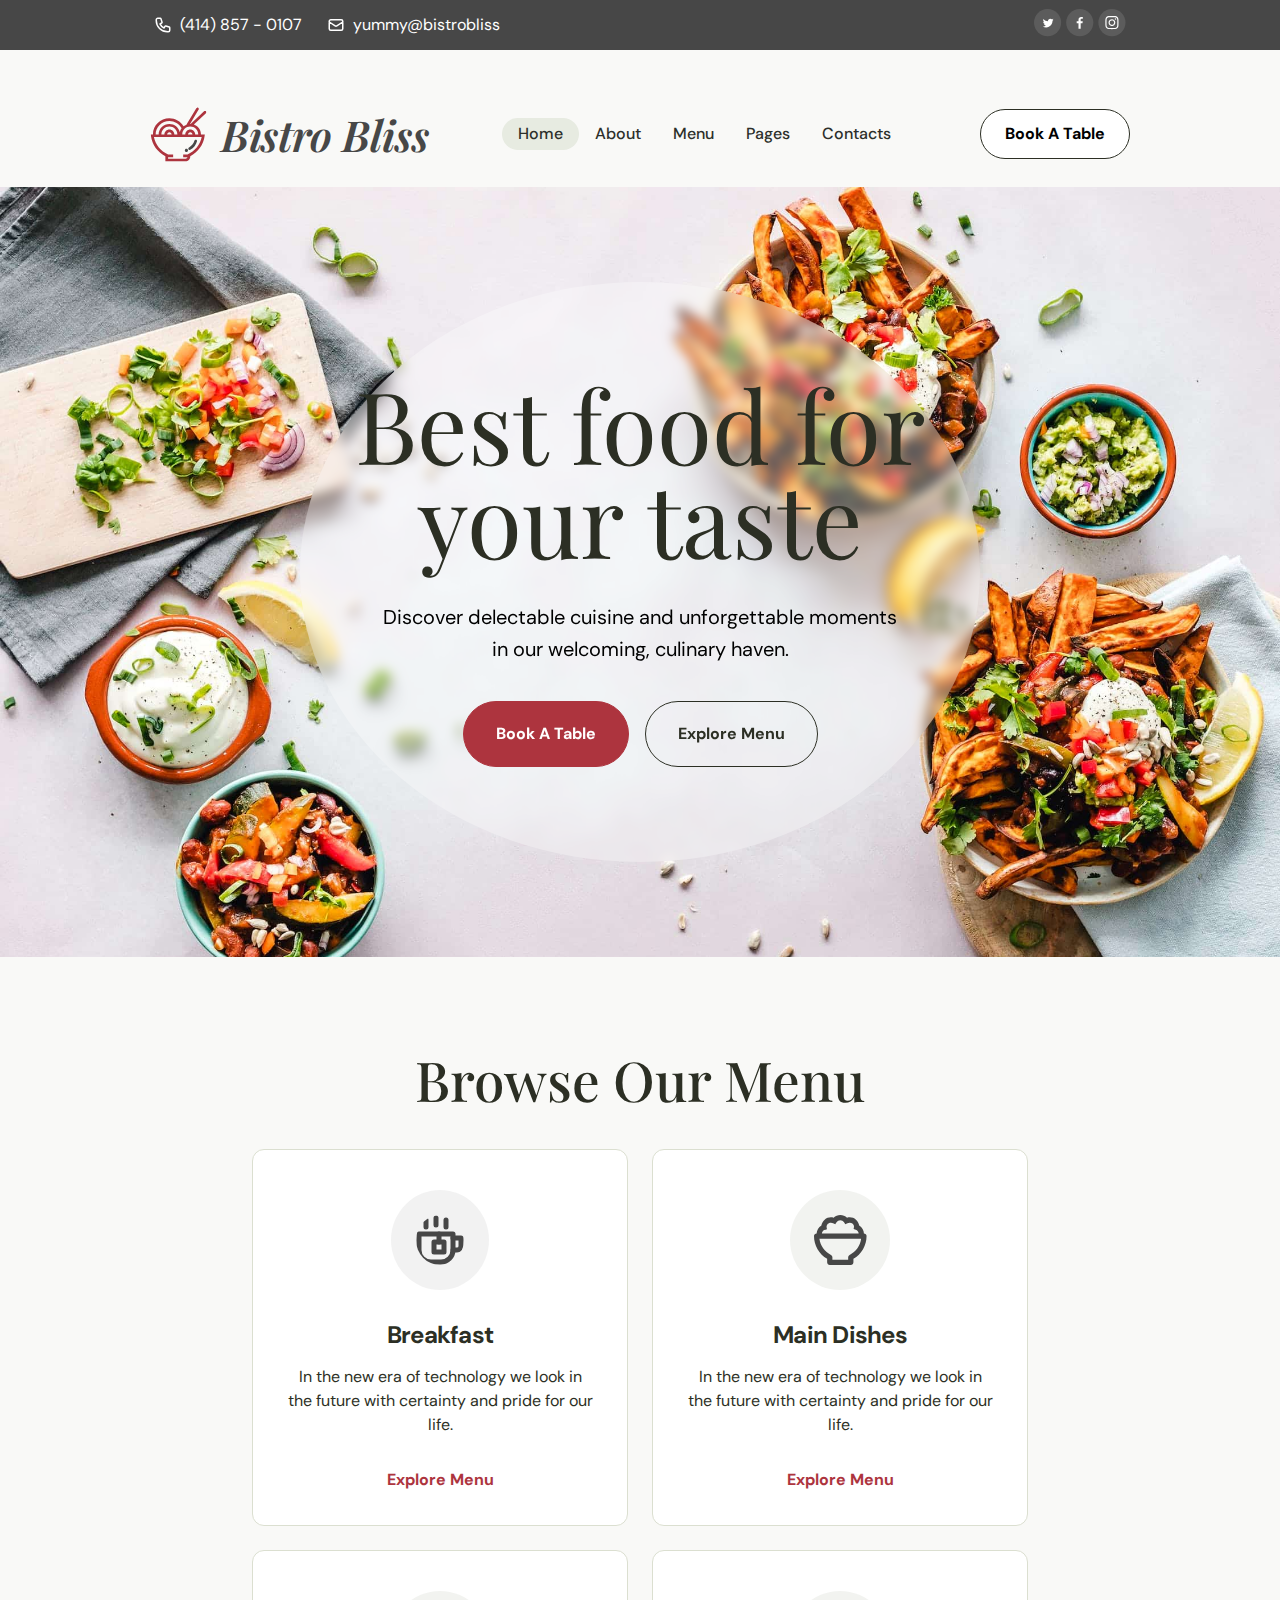
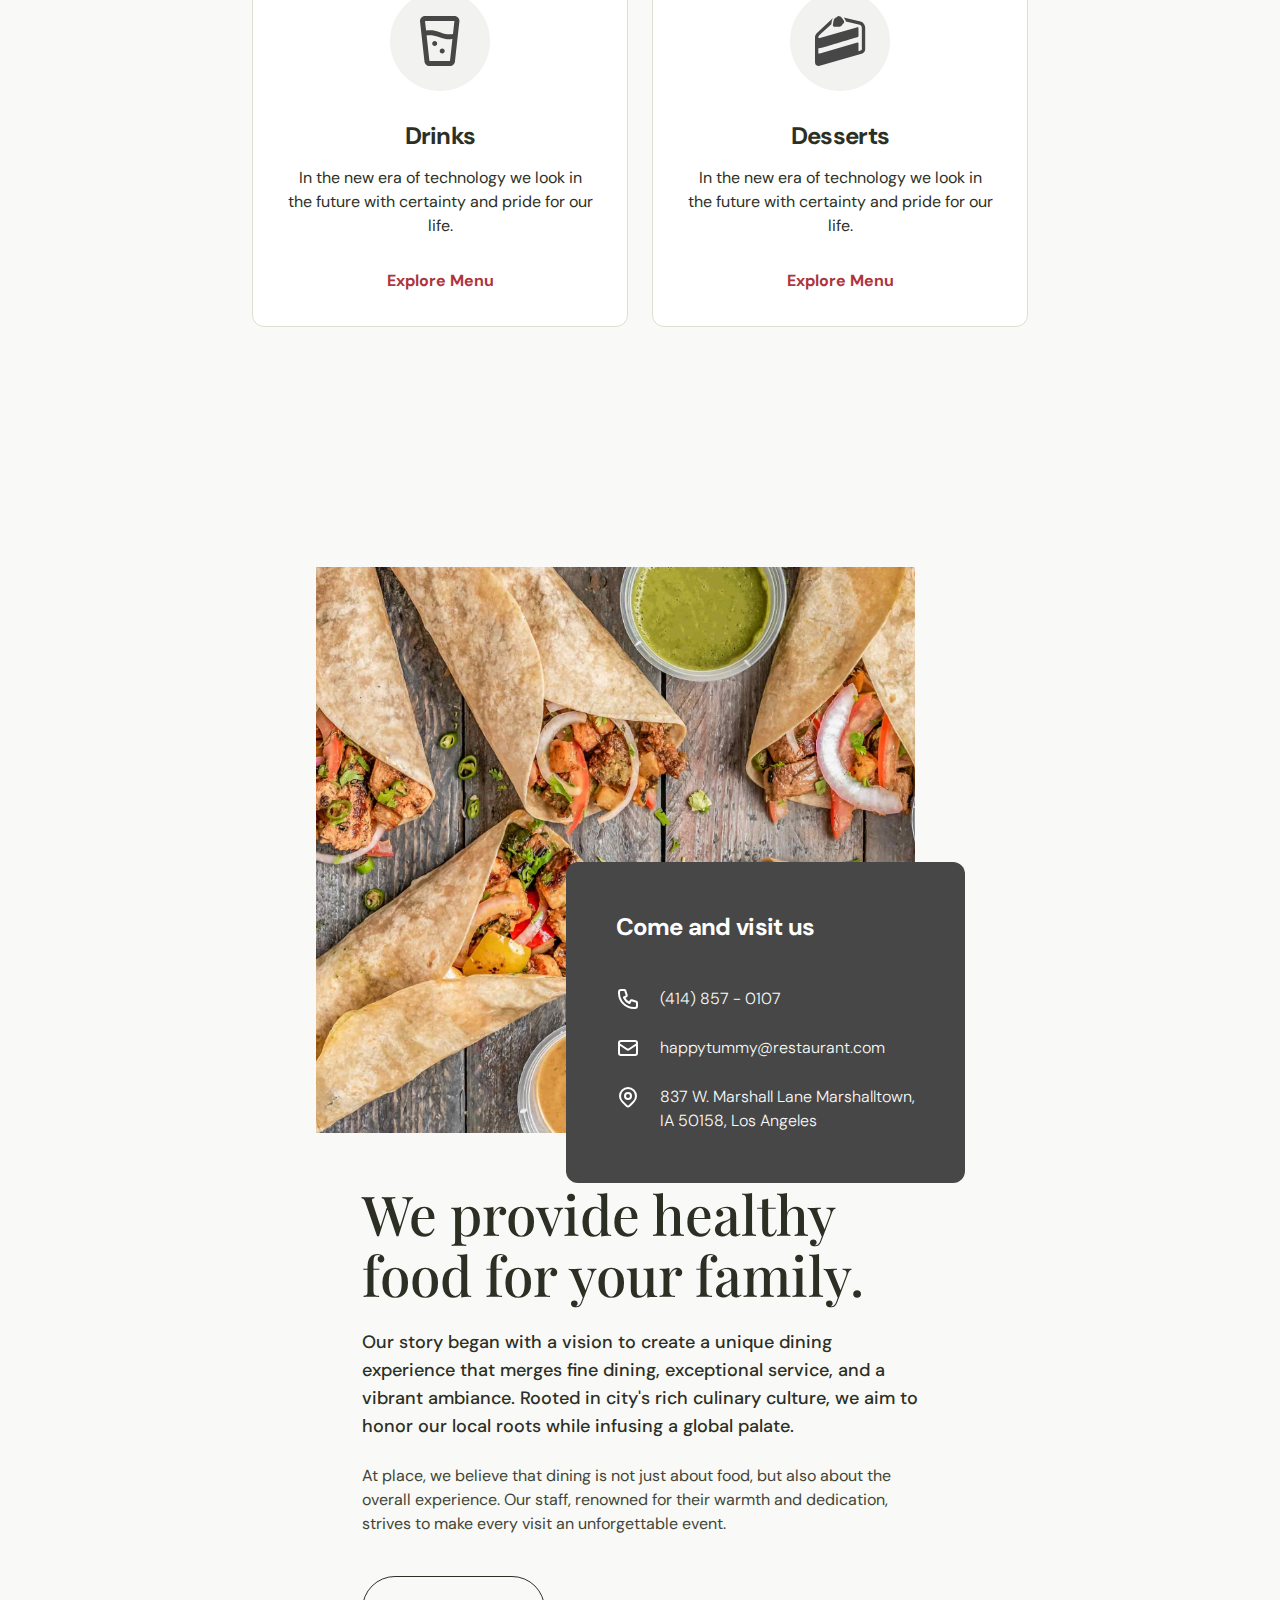
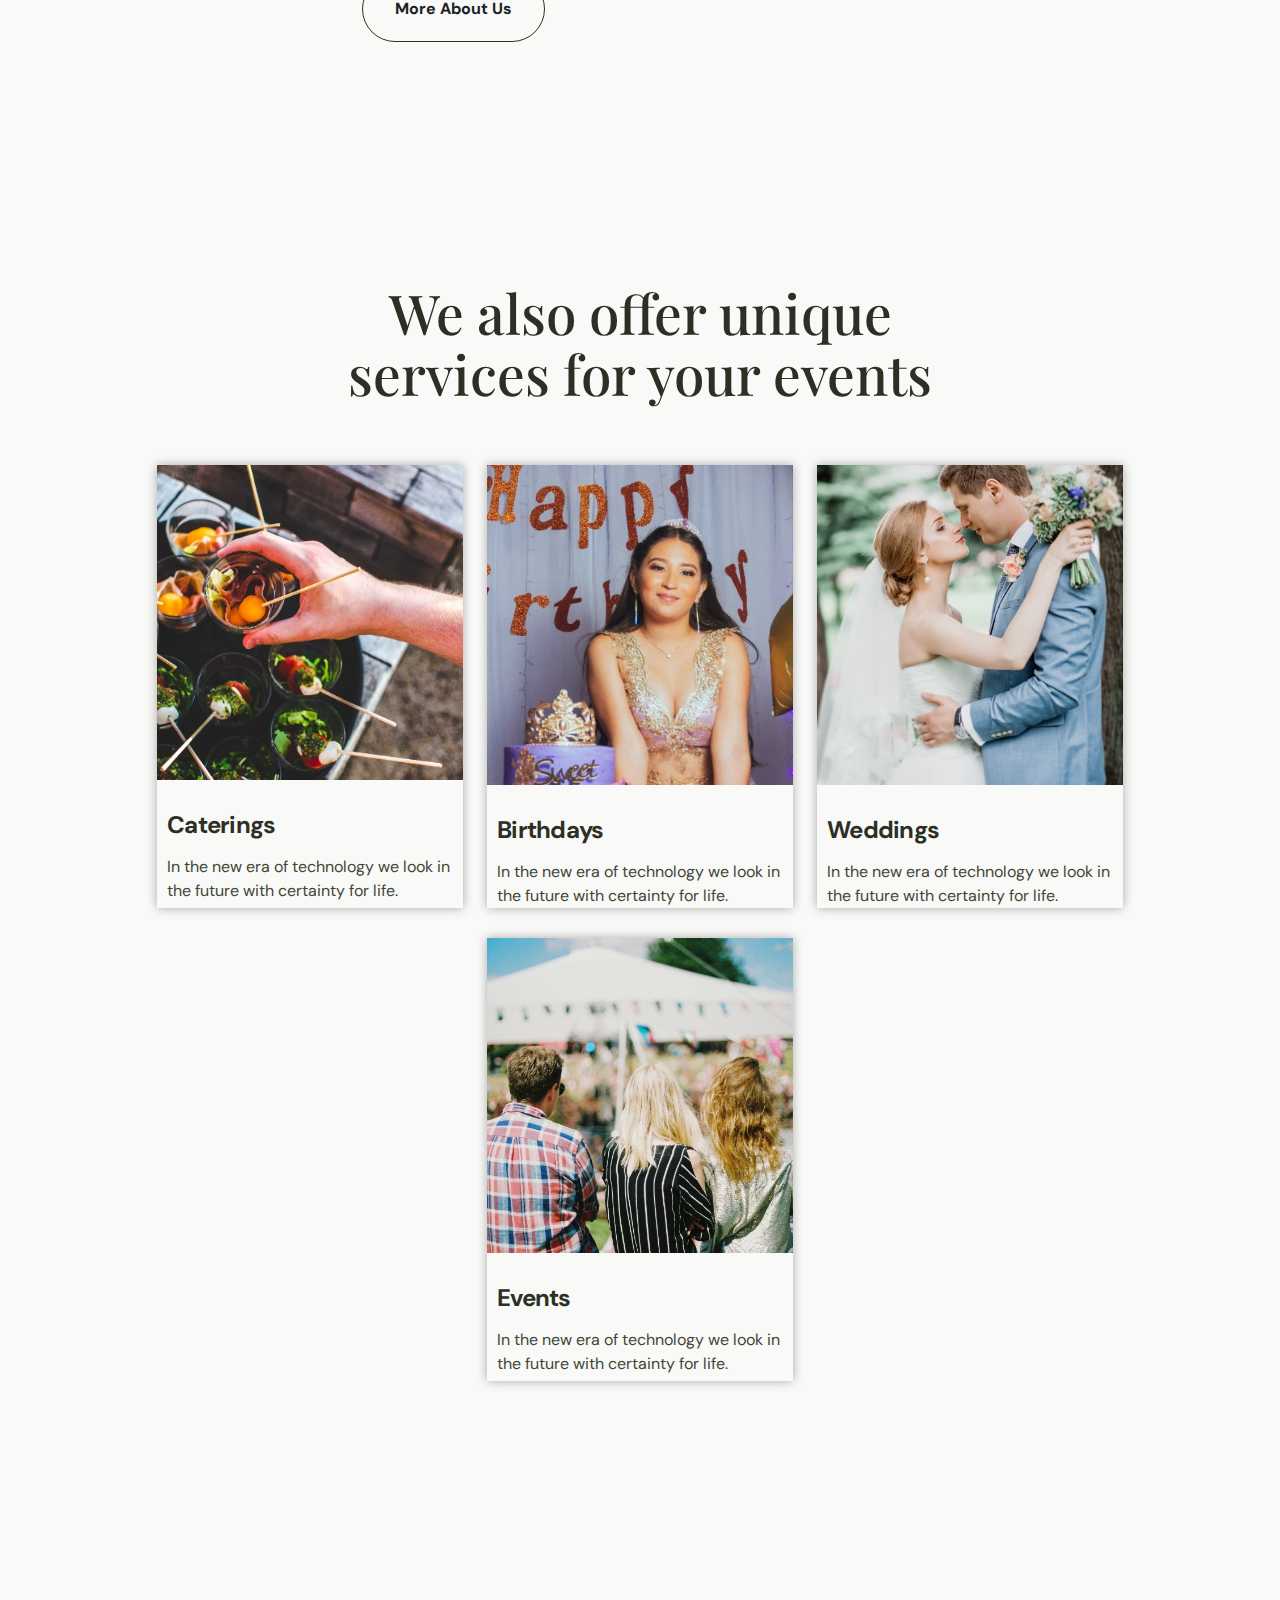
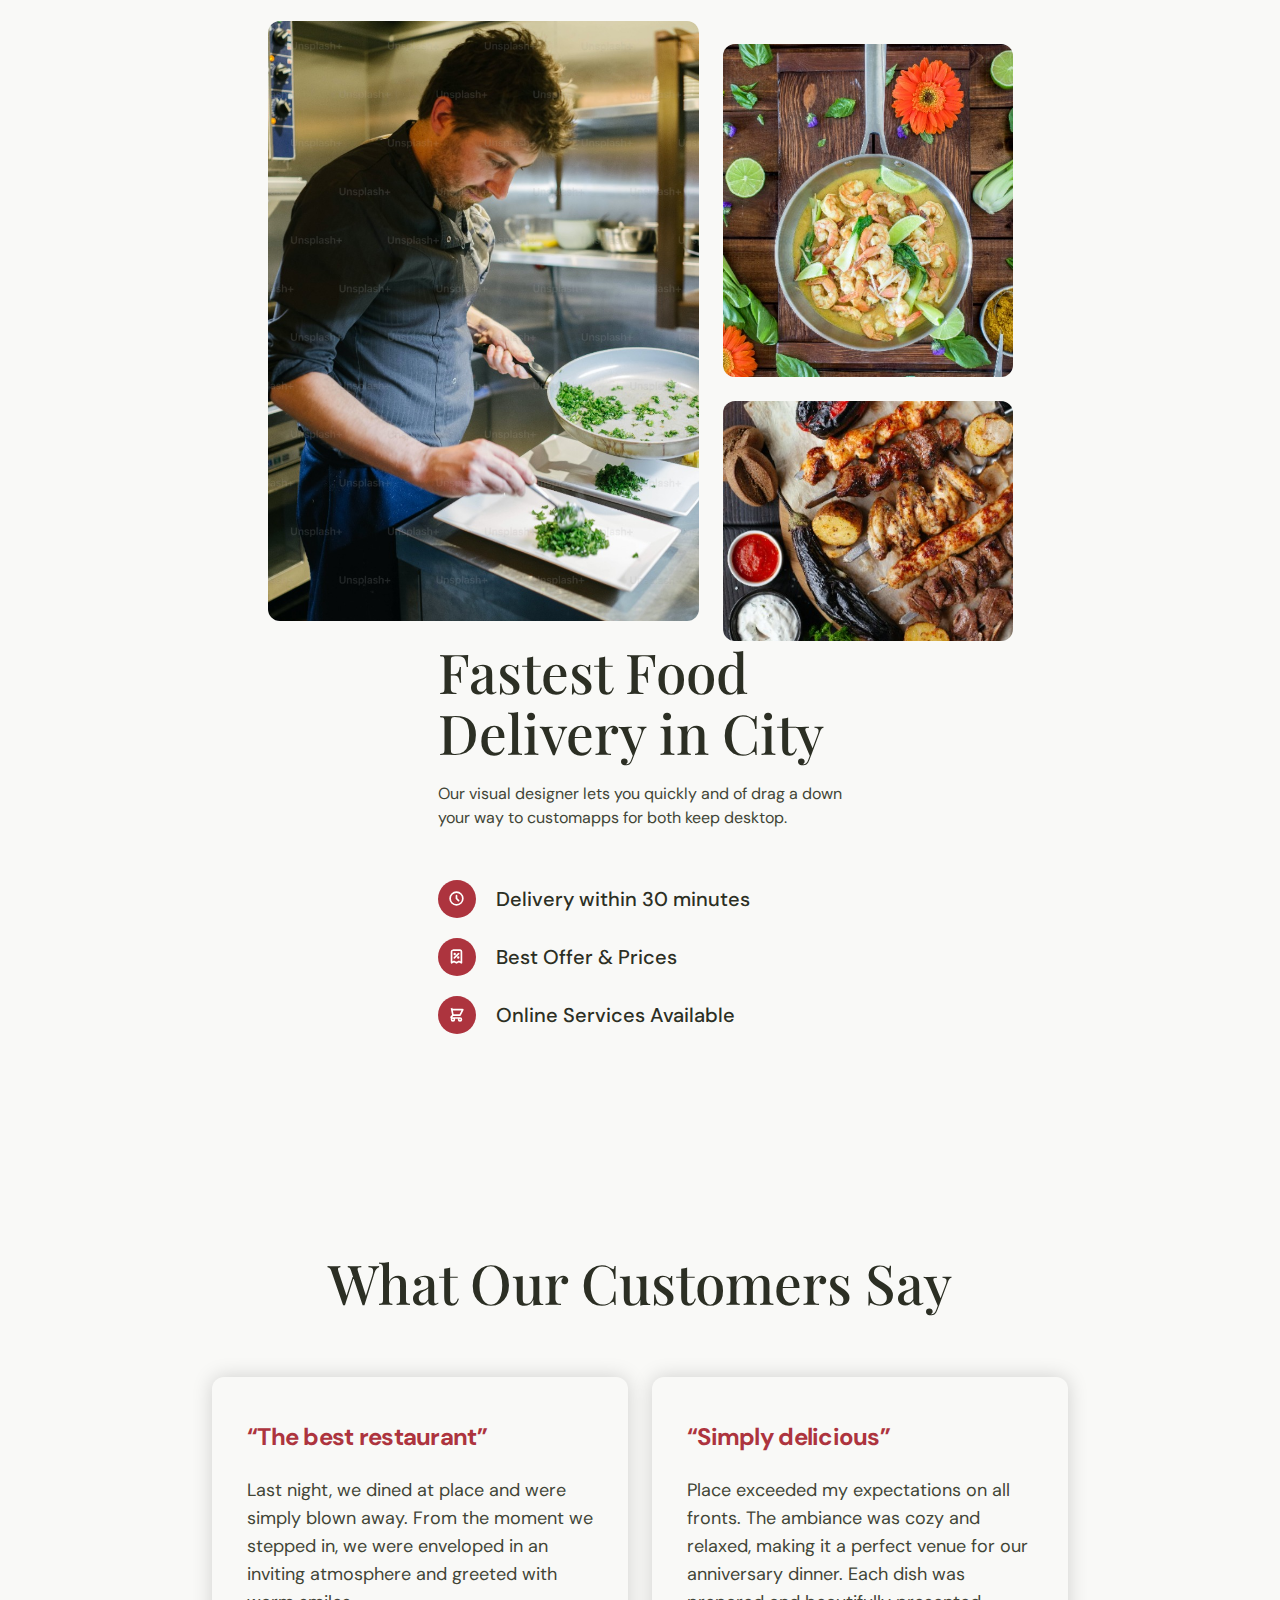
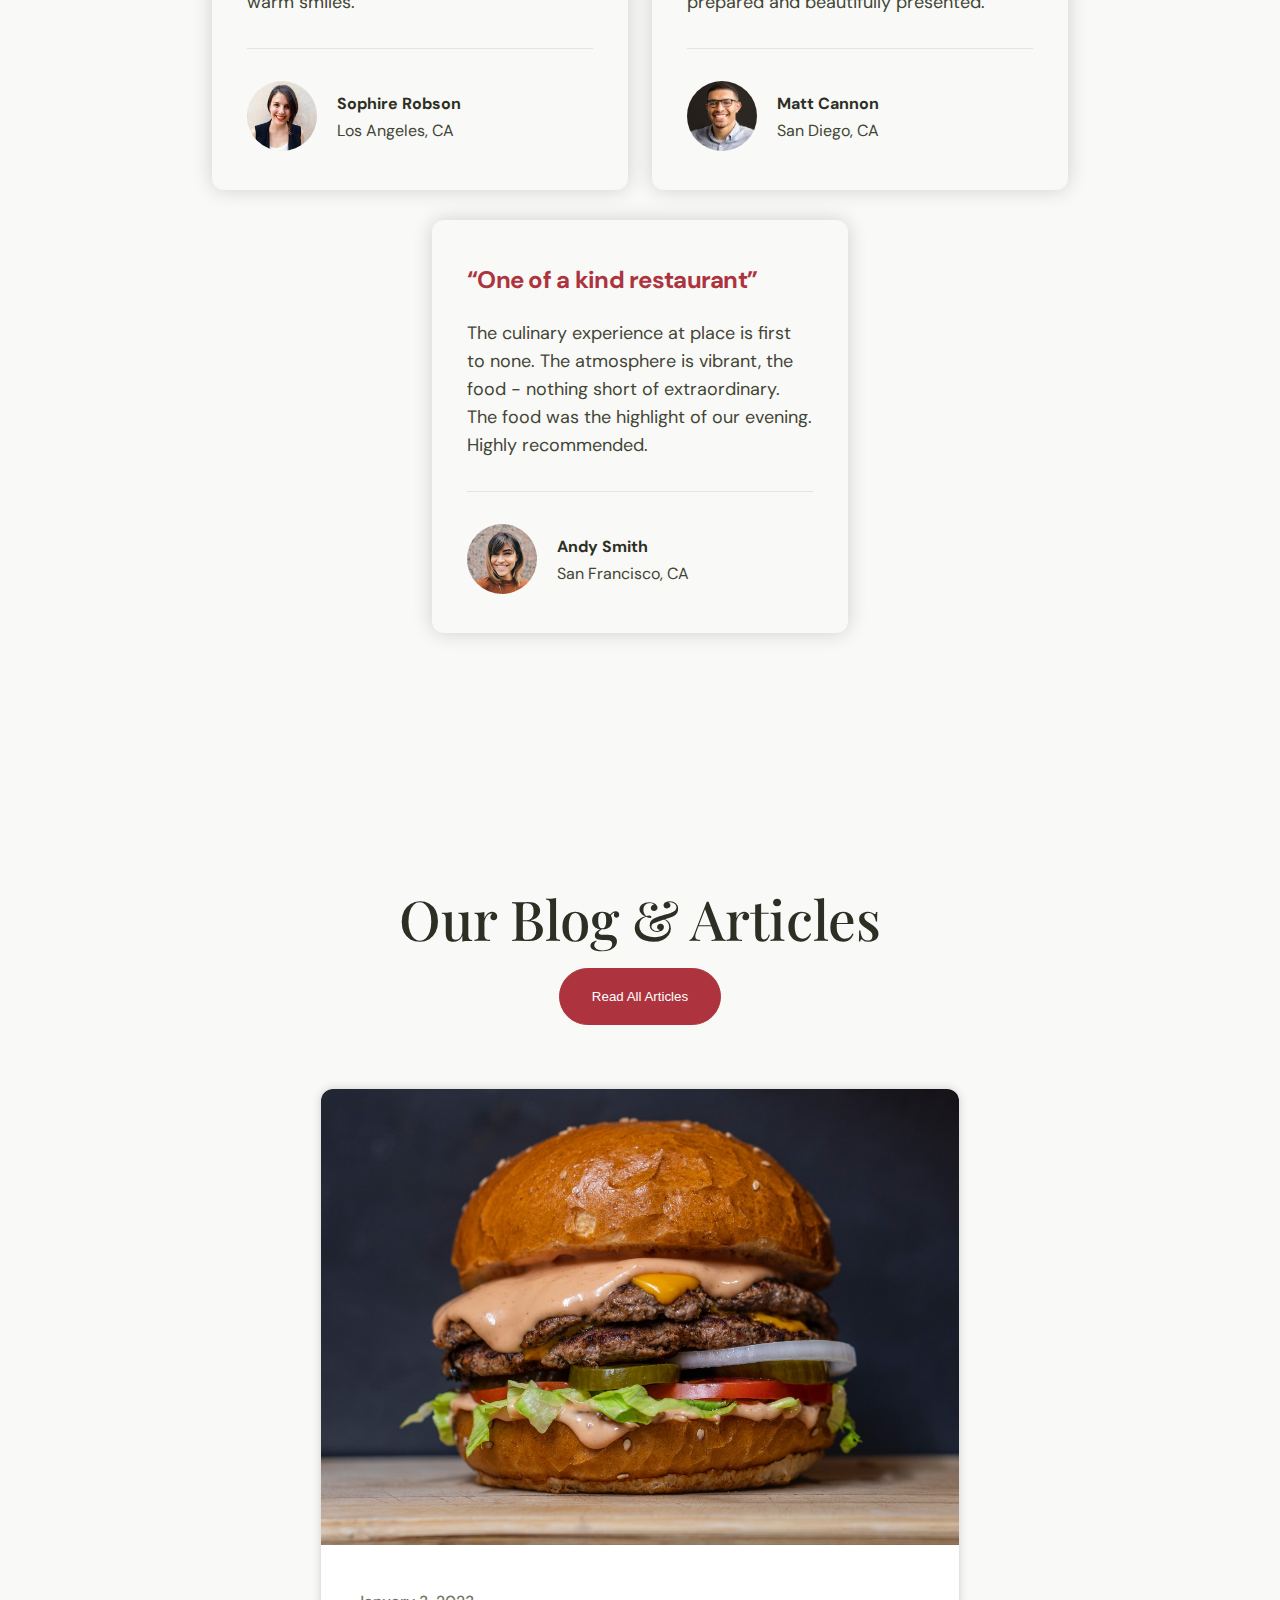
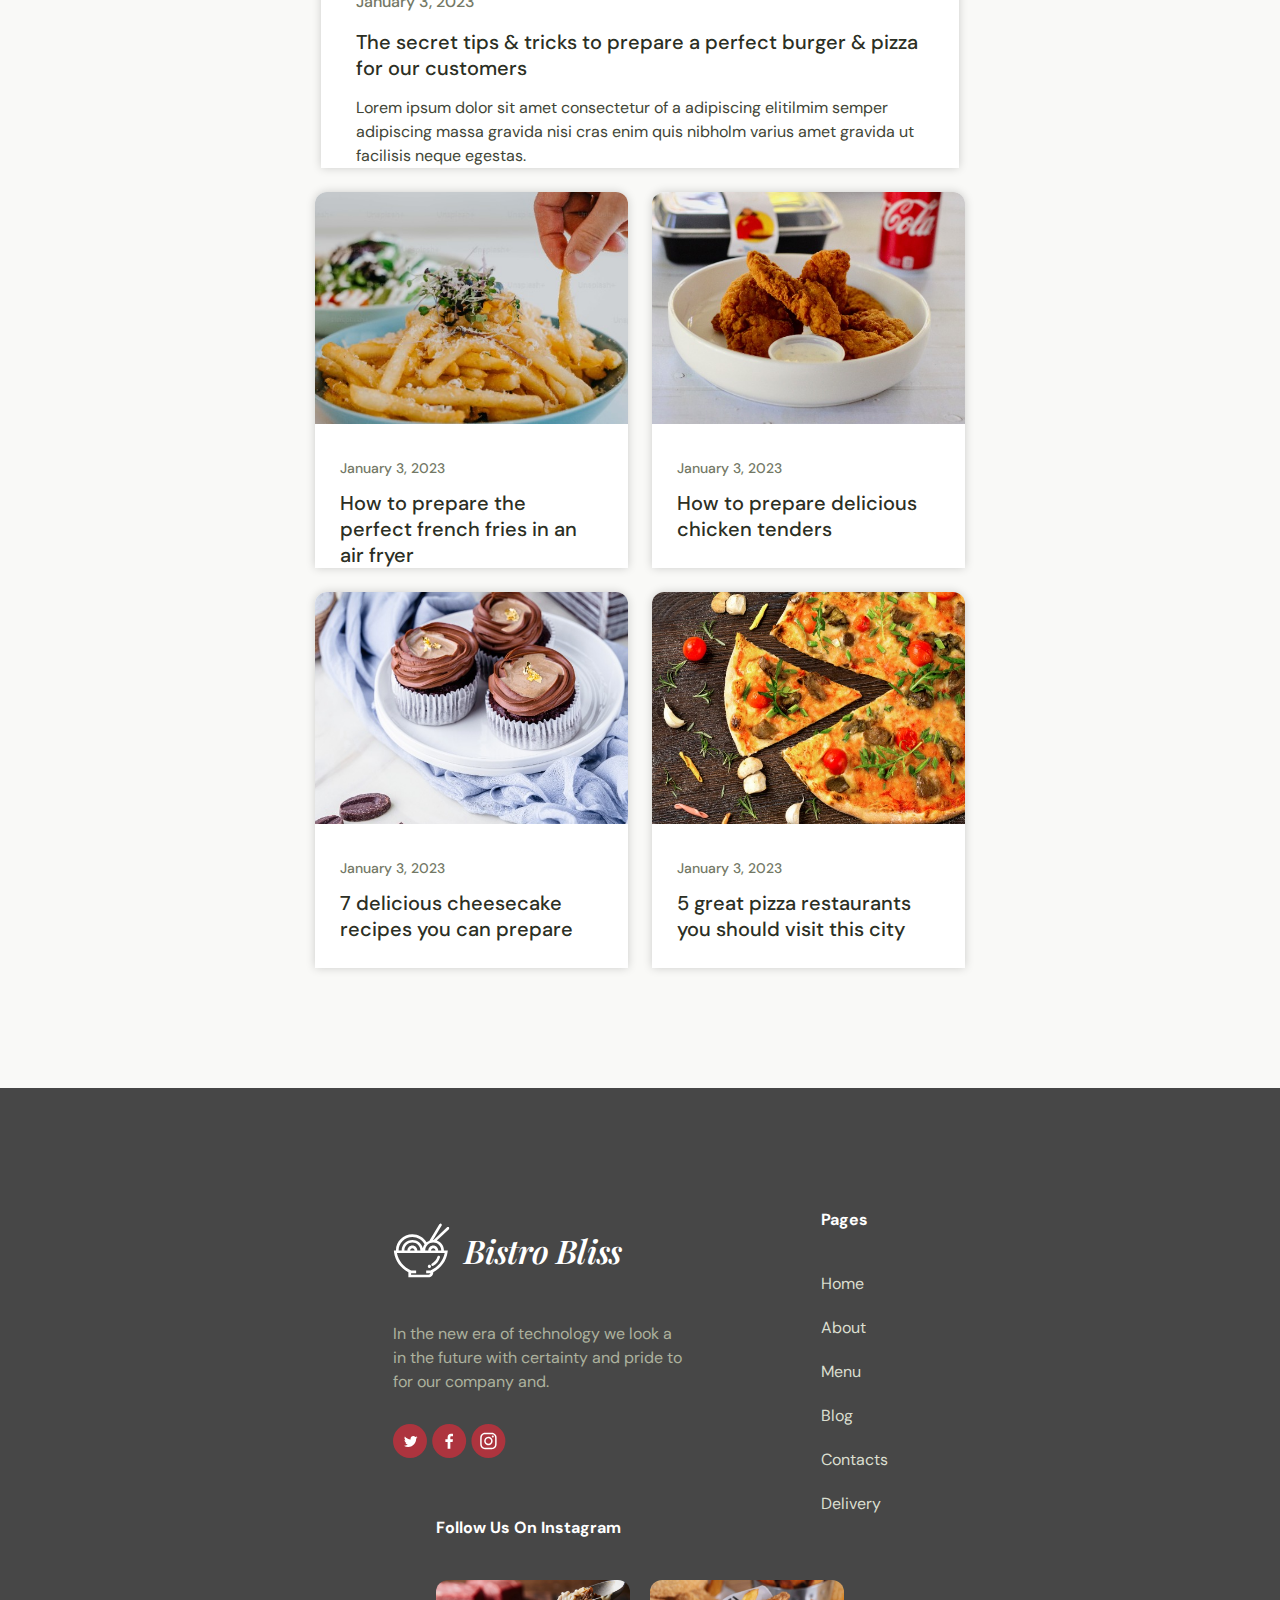
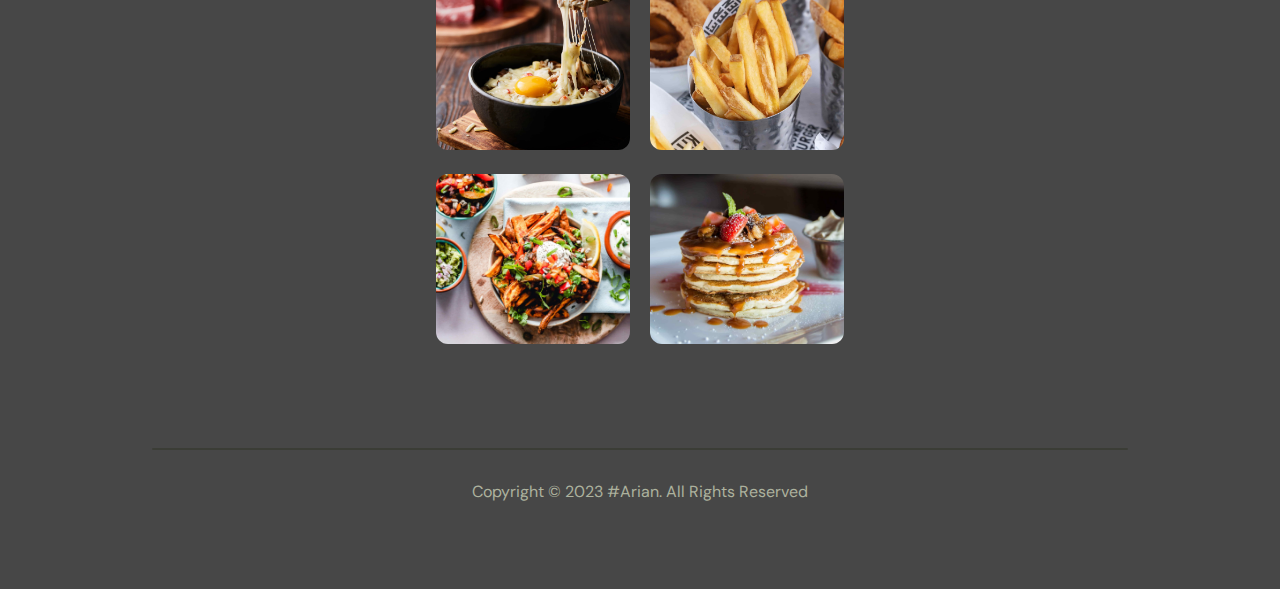
<file: index.html>
<!DOCTYPE html>
<html lang="en">
<head>
  <meta charset="UTF-8">
  <meta name="viewport" content="width=device-width, initial-scale=1.0">
  <title>Bistro Bliss</title>
  <link rel="icon" href="favicon.png" type="image/x-icon">
  <link rel="preconnect" href="https://fonts.googleapis.com">
  <link rel="preconnect" href="https://fonts.gstatic.com" crossorigin>
  <link href="https://fonts.googleapis.com/css2?family=DM+Sans:ital,opsz,wght@0,9..40,100;0,9..40,200;0,9..40,300;0,9..40,400;0,9..40,500;0,9..40,600;0,9..40,700;0,9..40,800;0,9..40,900;0,9..40,1000;1,9..40,100;1,9..40,200;1,9..40,300;1,9..40,400;1,9..40,500;1,9..40,600;1,9..40,700;1,9..40,800;1,9..40,900;1,9..40,1000&family=Playfair+Display:ital,wght@0,400;0,500;0,600;0,700;0,800;0,900;1,400;1,500;1,600;1,700;1,800;1,900&display=swap" rel="stylesheet">
  <link rel="stylesheet" href="https://cdnjs.cloudflare.com/ajax/libs/font-awesome/6.4.2/css/all.min.css" integrity="sha512-z3gLpd7yknf1YoNbCzqRKc4qyor8gaKU1qmn+CShxbuBusANI9QpRohGBreCFkKxLhei6S9CQXFEbbKuqLg0DA==" crossorigin="anonymous" referrerpolicy="no-referrer" />
  <link rel="stylesheet" href="styles/general.css">
  <link rel="stylesheet" href="styles/header.css">
  <link rel="stylesheet" href="styles/footer.css">
  <link rel="stylesheet" href="styles/homepage/homepage.css">
  <link rel="stylesheet" href="styles/homepage/provide.css">
  <link rel="stylesheet" href="styles/homepage/services.css">
  <link rel="stylesheet" href="styles/homepage/delivery.css">
  <link rel="stylesheet" href="styles/homepage/testimonial.css">
  <link rel="stylesheet" href="styles/homepage/blog.css">
</head>
<body>
  <header>
    <div class="header-container">
      <div class="top-header">
        <div class="top-header-contacts">
          <li>
            <svg xmlns="http://www.w3.org/2000/svg" width="18" height="18" viewBox="0 0 18 18" fill="none">
            <path d="M2.25 3.75C2.25 2.92157 2.92157 2.25 3.75 2.25H6.20943C6.53225 2.25 6.81886 2.45657 6.92094 2.76283L8.0443 6.13291C8.16233 6.48699 8.00203 6.87398 7.6682 7.0409L5.97525 7.88737C6.80194 9.72091 8.27909 11.1981 10.1126 12.0247L10.9591 10.3318C11.126 9.99796 11.513 9.83767 11.8671 9.9557L15.2372 11.0791C15.5434 11.1811 15.75 11.4677 15.75 11.7906V14.25C15.75 15.0784 15.0784 15.75 14.25 15.75H13.5C7.2868 15.75 2.25 10.7132 2.25 4.5V3.75Z" stroke="white" stroke-width="1.5" stroke-linecap="round" stroke-linejoin="round"/>
            </svg>
            <a href="tel:+4148570107">(414) 857 - 0107</a>
          </li>
          <li>
            <svg xmlns="http://www.w3.org/2000/svg" width="18" height="18" viewBox="0 0 18 18" fill="none">
            <path d="M2.25 6L8.16795 9.9453C8.6718 10.2812 9.3282 10.2812 9.83205 9.9453L15.75 6M3.75 14.25H14.25C15.0784 14.25 15.75 13.5784 15.75 12.75V5.25C15.75 4.42157 15.0784 3.75 14.25 3.75H3.75C2.92157 3.75 2.25 4.42157 2.25 5.25V12.75C2.25 13.5784 2.92157 14.25 3.75 14.25Z" stroke="white" stroke-width="1.5" stroke-linecap="round" stroke-linejoin="round"/>
            </svg>
            <a href="mailto:yummy@bistrobliss">yummy@bistrobliss</a>
          </li>
        </div>
        <div class="top-header-social">
          <a href="https://twitter.com/">
            <svg xmlns="http://www.w3.org/2000/svg" width="28" height="28" viewBox="0 0 28 28" fill="none">
              <circle cx="13.5855" cy="13.5855" r="13.5855" fill="#F9F9F7" fill-opacity="0.12"/>
              <path d="M19.6009 10.6613C19.1943 10.842 18.7651 10.955 18.3133 11.0228C18.7651 10.7517 19.1265 10.3225 19.2847 9.8029C18.8555 10.0514 18.3811 10.2321 17.8615 10.3451C17.4549 9.91585 16.8676 9.64478 16.235 9.64478C15.0152 9.64478 14.0212 10.6387 14.0212 11.8586C14.0212 12.0393 14.0438 12.1974 14.089 12.3556C12.2592 12.2652 10.6102 11.3842 9.50328 10.0288C9.32256 10.3676 9.20961 10.7291 9.20961 11.1357C9.20961 11.9038 9.59364 12.5815 10.2036 12.9881C9.84212 12.9655 9.50328 12.8751 9.18702 12.717V12.7396C9.18702 13.8239 9.95507 14.7275 10.9716 14.9308C10.7909 14.976 10.5876 14.9986 10.3843 14.9986C10.2487 14.9986 10.0906 14.976 9.95507 14.9534C10.2487 15.8344 11.062 16.4895 12.0333 16.4895C11.2653 17.0768 10.3165 17.4383 9.27738 17.4383C9.09666 17.4383 8.91594 17.4383 8.75781 17.4157C9.75177 18.0482 10.9038 18.4096 12.1689 18.4096C16.2576 18.4096 18.494 15.0212 18.494 12.0845C18.494 11.9941 18.494 11.8812 18.494 11.7908C18.9232 11.4971 19.3073 11.1131 19.6009 10.6613Z" fill="white"/>
            </svg>
          </a>
          <a href="https://facebook.com/">
            <svg xmlns="http://www.w3.org/2000/svg" width="28" height="28" viewBox="0 0 28 28" fill="none">
              <circle cx="13.7564" cy="13.5855" r="13.5855" fill="#F9F9F7" fill-opacity="0.12"/>
              <path d="M12.5011 19.7065V14.3174H10.6875V12.2172H12.5011V10.6683C12.5011 8.87084 13.5989 7.89209 15.2023 7.89209C15.9704 7.89209 16.6305 7.94927 16.8229 7.97483V9.85328L15.7108 9.85379C14.8388 9.85379 14.6699 10.2682 14.6699 10.8763V12.2172H16.7497L16.4789 14.3174H14.6699V19.7065H12.5011Z" fill="white"/>
            </svg>
          </a>
          <a href="https://instagram.com">
            <svg xmlns="http://www.w3.org/2000/svg" width="28" height="28" viewBox="0 0 28 28" fill="none">
              <circle cx="13.9278" cy="13.5855" r="13.5855" fill="#F9F9F7" fill-opacity="0.12"/>
              <path d="M13.9296 8.20062C15.6848 8.20062 15.8926 8.20719 16.586 8.23881C17.0029 8.24391 17.4158 8.32046 17.8068 8.46513C18.0904 8.57449 18.3479 8.742 18.5628 8.9569C18.7777 9.1718 18.9452 9.42932 19.0545 9.71287C19.1992 10.1039 19.2758 10.5168 19.2809 10.9337C19.3122 11.6271 19.319 11.8349 19.319 13.5901C19.319 15.3452 19.3125 15.5531 19.2809 16.2464C19.2758 16.6633 19.1992 17.0763 19.0545 17.4673C18.9452 17.7508 18.7777 18.0083 18.5628 18.2232C18.3479 18.4381 18.0904 18.6056 17.8068 18.715C17.4158 18.8597 17.0029 18.9362 16.586 18.9413C15.8929 18.9726 15.6851 18.9795 13.9296 18.9795C12.1741 18.9795 11.9663 18.9729 11.2732 18.9413C10.8563 18.9362 10.4434 18.8597 10.0524 18.715C9.76885 18.6056 9.51133 18.4381 9.29643 18.2232C9.08154 18.0083 8.91402 17.7508 8.80466 17.4673C8.65999 17.0763 8.58344 16.6633 8.57834 16.2464C8.54704 15.5531 8.54015 15.3452 8.54015 13.5901C8.54015 11.8349 8.54673 11.6271 8.57834 10.9337C8.58344 10.5168 8.65999 10.1039 8.80466 9.71287C8.91402 9.42932 9.08154 9.1718 9.29643 8.9569C9.51133 8.742 9.76885 8.57449 10.0524 8.46513C10.4434 8.32046 10.8563 8.24391 11.2732 8.23881C11.9666 8.20751 12.1744 8.20062 13.9296 8.20062ZM13.9296 7.01611C12.1453 7.01611 11.9206 7.02363 11.2194 7.05556C10.6738 7.06641 10.134 7.16971 9.62292 7.36107C9.18452 7.52625 8.78744 7.78509 8.45939 8.11955C8.12463 8.44772 7.86557 8.84503 7.70029 9.28371C7.50893 9.79476 7.40562 10.3346 7.39477 10.8802C7.36347 11.5807 7.35596 11.8055 7.35596 13.5898C7.35596 15.374 7.36347 15.5988 7.3954 16.3C7.40625 16.8456 7.50956 17.3854 7.70092 17.8964C7.86601 18.3351 8.12486 18.7324 8.45939 19.0606C8.78762 19.3951 9.18493 19.654 9.62355 19.8191C10.1346 20.0104 10.6744 20.1137 11.22 20.1246C11.9212 20.1559 12.145 20.164 13.9302 20.164C15.7154 20.164 15.9393 20.1565 16.6404 20.1246C17.186 20.1137 17.7258 20.0104 18.2369 19.8191C18.6734 19.6498 19.0699 19.3914 19.4008 19.0602C19.7318 18.7291 19.99 18.3325 20.1589 17.8958C20.3503 17.3848 20.4536 16.8449 20.4644 16.2993C20.4957 15.5988 20.5032 15.374 20.5032 13.5898C20.5032 11.8055 20.4957 11.5807 20.4638 10.8795C20.4529 10.3339 20.3496 9.79413 20.1583 9.28308C19.9932 8.84446 19.7343 8.44715 19.3998 8.11892C19.0716 7.78439 18.6743 7.52554 18.2356 7.36045C17.7246 7.16909 17.1848 7.06578 16.6392 7.05493C15.9386 7.02363 15.7139 7.01611 13.9296 7.01611Z" fill="white"/>
              <path d="M13.928 10.2178C13.2603 10.2178 12.6077 10.4158 12.0525 10.7867C11.4974 11.1576 11.0647 11.6848 10.8092 12.3017C10.5537 12.9185 10.4869 13.5972 10.6171 14.2521C10.7474 14.9069 11.0689 15.5084 11.541 15.9805C12.0131 16.4526 12.6146 16.7741 13.2694 16.9044C13.9242 17.0346 14.603 16.9678 15.2198 16.7123C15.8366 16.4568 16.3638 16.0241 16.7348 15.4689C17.1057 14.9138 17.3037 14.2611 17.3037 13.5935C17.3037 12.6982 16.948 11.8396 16.315 11.2065C15.6819 10.5734 14.8233 10.2178 13.928 10.2178ZM13.928 15.7847C13.4946 15.7847 13.0709 15.6562 12.7106 15.4154C12.3503 15.1746 12.0694 14.8324 11.9036 14.432C11.7377 14.0316 11.6943 13.5911 11.7789 13.166C11.8634 12.741 12.0721 12.3505 12.3785 12.0441C12.685 11.7376 13.0754 11.5289 13.5005 11.4444C13.9255 11.3598 14.3661 11.4032 14.7665 11.5691C15.1669 11.7349 15.5091 12.0158 15.7499 12.3761C15.9907 12.7365 16.1192 13.1601 16.1192 13.5935C16.1192 14.1746 15.8883 14.732 15.4774 15.1429C15.0665 15.5538 14.5091 15.7847 13.928 15.7847Z" fill="white"/>
              <path d="M17.4485 10.8711C17.8842 10.8711 18.2373 10.518 18.2373 10.0823C18.2373 9.64663 17.8842 9.29346 17.4485 9.29346C17.0128 9.29346 16.6597 9.64663 16.6597 10.0823C16.6597 10.518 17.0128 10.8711 17.4485 10.8711Z" fill="white"/>
            </svg>
          </a>
        </div>
      </div>
      <div class="bot-header">
        <div class="logo">
          <svg xmlns="http://www.w3.org/2000/svg" width="57" height="55" viewBox="0 0 57 55" fill="none">
            <g clip-path="url(#clip0_8_1982)">
            <path d="M48.1694 0.803952C47.8608 0.62592 47.493 0.57519 47.1464 0.662861C46.7999 0.750533 46.5028 0.969467 46.3202 1.27175L36.6488 17.3632C36.5992 17.4466 36.5592 17.5352 36.5294 17.6273C35.4473 18.0213 34.4373 18.5849 33.5386 19.296C30.6082 14.4065 25.2389 11.3277 19.3731 11.3277C10.322 11.3277 2.95955 18.5484 2.93432 27.4318H0.800781L0.99155 28.9241C2.1017 37.5971 7.54786 45.1726 15.3786 49.1616V54.2827H35.5842C38.1454 54.2827 40.2291 52.2344 40.2291 49.7183V49.1623C48.0623 45.1714 53.506 37.5959 54.6186 28.9241L54.8094 27.4306H50.9565C50.9386 22.8964 47.978 19.0416 43.8599 17.5862L55.9263 6.18186C56.4629 5.67478 56.4802 4.83467 55.962 4.30763C55.8392 4.18216 55.6925 4.08167 55.5302 4.0119C55.3678 3.94214 55.1931 3.90447 55.0159 3.90104C54.8388 3.89762 54.6627 3.92851 54.4977 3.99195C54.3327 4.05539 54.182 4.15013 54.0543 4.27077L40.6131 16.9764C40.4925 16.9715 40.3725 16.9582 40.25 16.9582C40.1725 16.9582 40.098 16.9691 40.0217 16.9703L48.6457 2.62016C48.7359 2.47019 48.7951 2.30425 48.8199 2.13181C48.8448 1.95937 48.8348 1.78381 48.7906 1.61516C48.7464 1.4465 48.6687 1.28806 48.5621 1.14887C48.4556 1.00968 48.3221 0.892478 48.1694 0.803952ZM19.3725 13.9804C24.5399 13.9804 29.25 16.8374 31.5928 21.3135C30.7387 22.4673 30.1331 23.78 29.8131 25.1714C28.7392 20.4764 24.4697 16.957 19.3725 16.957C13.4851 16.957 8.69555 21.652 8.67032 27.4312H5.63524C5.65986 20.011 11.8112 13.9804 19.3725 13.9804ZM19.3725 22.5936C16.6463 22.5936 14.4279 24.7604 14.4026 27.4312H11.3719C11.3971 23.1146 14.9743 19.6103 19.3725 19.6103C23.7719 19.6103 27.3528 23.1146 27.3755 27.4312H24.3411C24.3171 24.7604 22.0986 22.5936 19.3725 22.5936ZM21.6383 27.4318H17.1066C17.1187 26.8488 17.3627 26.2936 17.7865 25.8851C18.2102 25.4766 18.78 25.2473 19.3737 25.2463C19.9672 25.2475 20.5366 25.4769 20.9599 25.8854C21.3832 26.2939 21.6267 26.8491 21.6383 27.4318ZM51.6974 30.0845C50.1965 37.793 44.874 44.3646 37.4974 47.5123H33.1743V50.1656H37.4685C37.3674 50.5819 37.1266 50.9526 36.7849 51.2183C36.4433 51.4839 36.0205 51.6289 35.5848 51.63H18.0802V50.1656H23.1442V47.5123H18.1128C10.7362 44.3664 5.41309 37.793 3.91094 30.0845H51.6974ZM37.9848 27.4318C37.9967 26.849 38.2404 26.294 38.6638 25.8855C39.0872 25.4771 39.6565 25.2476 40.25 25.2463C40.844 25.2468 41.4142 25.4759 41.8382 25.8845C42.2623 26.293 42.5064 26.8485 42.5183 27.4318H37.9848ZM40.25 19.6109C44.6512 19.6109 48.2334 23.1152 48.2568 27.4318H45.2205C45.1959 24.761 42.9768 22.5942 40.25 22.5942C37.5239 22.5942 35.3072 24.761 35.2826 27.4318H32.2494C32.274 23.1152 35.8512 19.6109 40.25 19.6109Z" fill="#AD343E"/>
            <path d="M39.6741 42.9139C39.8901 42.9139 40.1086 42.8637 40.3098 42.7568C41.9591 41.8897 43.4065 40.6947 44.5598 39.248C45.7131 37.8012 46.5469 36.1345 47.0082 34.3539C47.0524 34.1848 47.0622 34.0088 47.037 33.8361C47.0118 33.6633 46.9522 33.4971 46.8614 33.347C46.7707 33.1969 46.6507 33.0659 46.5083 32.9615C46.3659 32.8571 46.2039 32.7813 46.0316 32.7385C45.8593 32.6957 45.6801 32.6867 45.5043 32.7121C45.3285 32.7374 45.1595 32.7967 45.007 32.8863C44.8545 32.976 44.7215 33.0943 44.6157 33.2346C44.5099 33.3748 44.4334 33.5342 44.3904 33.7035C44.0221 35.1266 43.356 36.4588 42.4345 37.6151C41.5131 38.7714 40.3565 39.7265 39.0384 40.4196C38.7726 40.5585 38.5618 40.7808 38.4395 41.051C38.3172 41.3213 38.2905 41.6239 38.3636 41.9108C38.4367 42.1976 38.6054 42.4522 38.8429 42.634C39.0804 42.8158 39.373 42.9143 39.6741 42.9139Z" fill="#474747"/>
            <path d="M36.4059 45.0064C37.2903 45.0064 38.0072 44.3023 38.0072 43.4337C38.0072 42.5652 37.2903 41.8611 36.4059 41.8611C35.5216 41.8611 34.8047 42.5652 34.8047 43.4337C34.8047 44.3023 35.5216 45.0064 36.4059 45.0064Z" fill="#474747"/>
            </g>
            <defs>
            <clipPath id="clip0_8_1982">
            <rect width="56" height="55" fill="white" transform="translate(0.5)"/>
            </clipPath>
            </defs>
          </svg>
          <a href="index.html" draggable="false"><h1>Bistro Bliss</h1></a>
        </div>
        <nav class="navbar-header">
          <a href="index.html"><li class="active">Home</li></a>
          <a href="about.html"><li>About</li></a>
          <a href="menu.html"><li>Menu</li></a>
          <a href="pages.html"><li>Pages</li></a>
          <a href="contatcs.html"><li>Contacts</li></a>
        </nav>
        <a href="bookatable.html"><button class="navbar-button">Book A Table</button></a>
        <div class="toggle-btn">
          <i class="fa-solid fa-bars"></i>
        </div>
        <div class="drop-down-header">
          <li class="active-drop-down"><a href="index.html">Home</a></li>
          <li><a href="about.html">About</a></li>
          <li><a href="menu.html">Menu</a></li>
          <li><a href="pages.html">Pages</a></li>
          <li><a href="contatcs.html">Contacts</a></li>
          <a href="bookatable.html"><button>Book A Table</button></a>
        </div>
      </div>
    </div>
  </header>
  <main>
    <div class="homepage">
      <div class="title-page">
        <div class="circle">
          <h2>Best food for <br>your taste</h2>
          <p>Discover delectable cuisine and unforgettable moments <br>in our welcoming, culinary haven.</p>
          <div>
            <a href="bookatable.html"><button>Book A Table</button></a>
            <a href="menu.html"><button>Explore Menu</button></a>
          </div>
        </div>
      </div>
      <div class="browse-menu" id="browse-menu">
        <h2>Browse Our Menu</h2>
        <div class="browse-menu-options">
          <div class="browse-menu-options-box">
            <svg class="svg-prob" xmlns="http://www.w3.org/2000/svg" width="48" height="50" viewBox="0 0 48 50" fill="none">
              <g clip-path="url(#clip0_0_1215)">
              <path d="M20 3V10" stroke="#474747" stroke-width="5" stroke-linecap="round" stroke-linejoin="round"/>
              <path d="M10 5V12" stroke="#474747" stroke-width="5" stroke-linecap="round" stroke-linejoin="round"/>
              <path d="M30 5V12" stroke="#474747" stroke-width="5" stroke-linecap="round" stroke-linejoin="round"/>
              <path d="M37 23H45V31C45 33.209 43.209 35 41 35H37" stroke="#474747" stroke-width="5" stroke-linecap="round" stroke-linejoin="round"/>
              <path d="M25 47H15C8.373 47 3 41.627 3 35V19H37V35C37 41.627 31.627 47 25 47Z" stroke="#474747" stroke-width="5" stroke-linecap="round" stroke-linejoin="round"/>
              <path d="M28 27H18V37H28V27Z" stroke="#474747" stroke-width="5" stroke-linecap="round" stroke-linejoin="round"/>
              <path d="M23 19V27" stroke="#474747" stroke-width="5" stroke-linecap="round" stroke-linejoin="round"/>
              </g>
              <defs>
              <clipPath id="clip0_0_1215">
              <rect width="48" height="50" fill="white"/>
              </clipPath>
              </defs>
            </svg>
            <div>
              <p>Breakfast</p>
              <p>In the new era of technology we look in the future with certainty and pride for our life.</p>
            </div>
            <button onclick="redirectToBreak()">Explore Menu</button>
          </div>
          <div class="browse-menu-options-box">
            <svg xmlns="http://www.w3.org/2000/svg" width="100" height="100" viewBox="0 0 100 100" fill="none">
              <circle opacity="0.07" cx="50" cy="50" r="50" fill="#4D592B"/>
              <path d="M37.1414 68.8498V72.3717C37.1414 73.0688 37.4183 73.7373 37.9112 74.2302C38.4041 74.7231 39.0726 75 39.7697 75H60.796C61.4931 75 62.1616 74.7231 62.6545 74.2302C63.1474 73.7373 63.4243 73.0688 63.4243 72.3717V68.8498C67.4197 66.5431 70.7375 63.2253 73.0443 59.2299C75.3511 55.2345 76.5656 50.7024 76.5657 46.0889C76.5657 45.3918 76.2888 44.7233 75.7959 44.2304C75.303 43.7375 74.6345 43.4606 73.9374 43.4606C73.8893 41.8514 73.429 40.2814 72.6007 38.9009C71.7724 37.5204 70.6038 36.3755 69.2065 35.5757C68.8715 33.2863 67.7224 31.1944 65.9701 29.6835C64.2178 28.1725 61.9796 27.3438 59.6658 27.3492C58.7786 27.3477 57.8949 27.4625 57.0375 27.6909C55.2285 25.9637 52.8235 25 50.3223 25C47.8211 25 45.4161 25.9637 43.607 27.6909C42.7496 27.4625 41.866 27.3477 40.9787 27.3492C38.6559 27.3311 36.405 28.1541 34.6417 29.6662C32.8784 31.1783 31.7218 33.2773 31.3855 35.5757C29.9833 36.3722 28.8094 37.5157 27.9764 38.8964C27.1433 40.2771 26.6791 41.8488 26.6283 43.4606C25.9312 43.4606 25.2627 43.7375 24.7698 44.2304C24.2769 44.7233 24 45.3918 24 46.0889C24.0001 50.7024 25.2146 55.2345 27.5214 59.2299C29.8282 63.2253 33.146 66.5431 37.1414 68.8498ZM34.8023 39.9387L36.9837 39.2553L36.5632 36.8899C36.5701 36.3238 36.6884 35.7646 36.9113 35.2443C37.1343 34.724 37.4576 34.2527 37.8628 33.8573C38.2679 33.4619 38.747 33.1502 39.2726 32.94C39.7982 32.7297 40.3601 32.6251 40.9262 32.632C41.6852 32.6277 42.4339 32.8081 43.1076 33.1577L45.2365 34.3404L46.5507 32.3167C46.9617 31.7041 47.5171 31.2021 48.168 30.855C48.8189 30.5079 49.5452 30.3263 50.2828 30.3263C51.0205 30.3263 51.7468 30.5079 52.3977 30.855C53.0486 31.2021 53.604 31.7041 54.015 32.3167L55.3292 34.3404L57.4581 33.1577C58.1318 32.8081 58.8805 32.6277 59.6395 32.632C60.7764 32.6177 61.8733 33.0504 62.6942 33.837C63.5152 34.6235 63.9944 35.7009 64.0288 36.8373L63.6083 39.0713L65.7634 39.8073C66.5585 40.0561 67.261 40.5368 67.7808 41.1878C68.3007 41.8387 68.6141 42.6302 68.6808 43.4606H31.8849C31.9516 42.6302 32.265 41.8387 32.7849 41.1878C33.3047 40.5368 34.0072 40.0561 34.8023 39.8073V39.9387ZM71.1514 48.7172C70.7129 52.1582 69.4299 55.4372 67.4167 58.2621C65.4036 61.087 62.7228 63.3699 59.6133 64.9074C59.1758 65.1278 58.8087 65.4661 58.5533 65.884C58.2978 66.302 58.1643 66.783 58.1677 67.2728V69.7434H42.398V67.2728C42.4014 66.783 42.2679 66.302 42.0124 65.884C41.757 65.4661 41.3899 65.1278 40.9524 64.9074C37.8429 63.3699 35.1621 61.087 33.149 58.2621C31.1358 55.4372 29.8528 52.1582 29.4143 48.7172H71.1514Z" fill="#474747"/>
              </svg>
            <div>
              <p>Main Dishes</p>
              <p>In the new era of technology we look in the future with certainty and pride for our life.</p>
            </div>
            <button onclick="redirectToMain()">Explore Menu</button>
          </div>
          <div class="browse-menu-options-box">
            <svg xmlns="http://www.w3.org/2000/svg" width="100" height="100" viewBox="0 0 100 100" fill="none">
              <circle opacity="0.07" cx="50" cy="50" r="50" fill="#4D592B"/>
              <path fill-rule="evenodd" clip-rule="evenodd" d="M64.4153 25C65.1182 25.0003 65.813 25.1488 66.4546 25.4357C67.0962 25.7227 67.6701 26.1417 68.1388 26.6654C68.6076 27.1891 68.9606 27.8057 69.175 28.4751C69.3893 29.1444 69.4602 29.8514 69.3828 30.55L64.9403 70.55C64.8049 71.7734 64.223 72.9039 63.306 73.725C62.3889 74.5461 61.2013 75.0001 59.9703 75H39.4453C38.2144 75.0001 37.0267 74.5461 36.1097 73.725C35.1927 72.9039 34.6107 71.7734 34.4753 70.55L30.0303 30.55C29.953 29.8512 30.0239 29.144 30.2384 28.4745C30.4529 27.805 30.8062 27.1882 31.2752 26.6645C31.7442 26.1407 32.3184 25.7218 32.9603 25.435C33.6022 25.1482 34.2973 25 35.0003 25H64.4153ZM64.4153 30H35.0003L36.0628 39.5575C36.9604 39.3865 37.8682 39.2746 38.7803 39.2225C41.7778 39.0475 45.9203 39.4075 50.6928 41.4525C54.6703 43.1575 58.0278 43.4225 60.3428 43.285C61.2313 43.2378 62.1139 43.1123 62.9803 42.91L64.4153 30ZM62.4028 48.1C61.8728 48.175 61.2803 48.24 60.6353 48.275C57.6378 48.4525 53.4953 48.0925 48.7228 46.05C44.7453 44.3425 41.3878 44.0775 39.0728 44.215C38.2468 44.2605 37.4258 44.3726 36.6178 44.55L39.4453 70H59.9703L62.4028 48.1ZM47.2078 52.5C47.2078 53.163 46.9444 53.7989 46.4756 54.2678C46.0068 54.7366 45.3709 55 44.7078 55C44.0448 55 43.4089 54.7366 42.9401 54.2678C42.4712 53.7989 42.2078 53.163 42.2078 52.5C42.2078 51.837 42.4712 51.2011 42.9401 50.7322C43.4089 50.2634 44.0448 50 44.7078 50C45.3709 50 46.0068 50.2634 46.4756 50.7322C46.9444 51.2011 47.2078 51.837 47.2078 52.5ZM52.2078 62.5C52.8709 62.5 53.5068 62.2366 53.9756 61.7678C54.4444 61.2989 54.7078 60.663 54.7078 60C54.7078 59.337 54.4444 58.7011 53.9756 58.2322C53.5068 57.7634 52.8709 57.5 52.2078 57.5C51.5448 57.5 50.9089 57.7634 50.4401 58.2322C49.9712 58.7011 49.7078 59.337 49.7078 60C49.7078 60.663 49.9712 61.2989 50.4401 61.7678C50.9089 62.2366 51.5448 62.5 52.2078 62.5Z" fill="#474747"/>
            </svg>
            <div>
              <p>Drinks</p>
              <p>In the new era of technology we look in the future with certainty and pride for our life.</p>
            </div>
            <button onclick="redirectToDrink()">Explore Menu</button>
          </div>
          <div class="browse-menu-options-box">
            <svg xmlns="http://www.w3.org/2000/svg" width="100" height="100" viewBox="0 0 100 100" fill="none">
              <circle opacity="0.07" cx="50" cy="50" r="50" fill="#4D592B"/>
              <path d="M52.9715 32.3771L52.9296 32.2479L53.1426 32.523C53.3254 32.7276 53.4763 32.6823 53.6054 32.523C53.6054 32.523 54.7341 31.2266 53.8503 29.7173C53.3639 28.7178 51.4454 26.3398 50.4358 25.5952C48.6112 24.4363 47.434 25.3268 47.434 25.3268C47.2881 25.4358 47.1807 25.5952 47.2881 25.7427L47.5732 26.0362C44.1302 26.7255 43.6237 29.407 43.399 30.5944L43.3621 30.7906L42.8993 34.0105C42.7517 35.1341 43.3621 35.7429 44.4354 35.7429H47.9371C49.1579 35.7596 51.7003 35.7915 52.9715 32.3771Z" fill="#474747"/>
              <path d="M41.7049 30.5525L41.3309 33.1552L29.4777 44.1197C29.0278 44.4953 28.6916 44.989 28.5067 45.5451C28.4353 45.7527 28.3842 45.9667 28.3541 46.1841V47.0394C28.8085 47.0763 29.3334 47.0394 29.9053 46.9119L67.4104 36.1521C67.5352 36.1163 67.6666 36.1099 67.7942 36.1335C67.9218 36.157 68.0423 36.2099 68.146 36.288C68.2497 36.366 68.3339 36.4671 68.3919 36.5832C68.4499 36.6993 68.4802 36.8273 68.4804 36.9571V45.0839C68.4812 45.2639 68.4239 45.4394 68.3169 45.5841C68.2099 45.7289 68.059 45.8352 67.8867 45.8872C60.709 48.0506 32.1743 56.6488 31.4733 56.8383C30.6801 57.0563 28.9243 57.385 28.3541 57.3112V62.5687C28.8656 62.6391 29.3972 62.619 29.9053 62.4831L67.4088 51.6244C67.5336 51.5882 67.6652 51.5816 67.793 51.6051C67.9209 51.6285 68.0415 51.6813 68.1455 51.7594C68.2494 51.8375 68.3338 51.9386 68.3919 52.0549C68.45 52.1712 68.4803 52.2994 68.4804 52.4293V60.2309L69.7449 59.8687L69.7566 59.8653L69.827 59.8418C70.2376 59.7066 70.6328 59.5284 71.006 59.3102C71.7657 58.8574 71.8344 58.5505 71.8344 58.5119V36.6703C71.8344 36.3047 71.6835 35.6574 71.2861 35.0318C70.9138 34.4449 70.3855 33.9703 69.6929 33.7405L55.8456 30.4938C55.7844 29.9413 55.6097 29.4075 55.3325 28.9258C54.992 28.2533 54.3212 27.3326 53.6739 26.541L70.523 30.4904C70.5625 30.5002 70.6017 30.5113 70.6404 30.524C72.2587 31.0271 73.3974 32.1004 74.1169 33.234C74.8212 34.3409 75.1885 35.6037 75.1885 36.6703V58.5119C75.1885 60.4908 73.6071 61.6648 72.7182 62.193C72.0958 62.5596 71.4336 62.8539 70.7444 63.0701L70.7008 63.0835L70.6857 63.0869L70.6806 63.0886C70.6806 63.0886 70.4358 63.159 70.6773 63.0886L29.7443 74.8378C29.7204 74.8445 29.6964 74.8507 29.6722 74.8563C28.4765 75.1414 27.1181 75.0659 26.1169 74.0429C25.2197 73.1273 25 71.8209 25 70.6553V46.112L25.0017 46.0214V45.9963L25.0067 45.9594C25.0167 45.8097 25.0352 45.6608 25.0621 45.5133C25.109 45.2416 25.1912 44.8743 25.3354 44.4534C25.7042 43.364 26.3552 42.3919 27.2221 41.636L42.9794 27.0626C42.9435 27.114 42.9082 27.166 42.8738 27.2185C42.1091 28.4025 41.876 29.6385 41.7619 30.2439L41.7552 30.2841C41.7394 30.3738 41.7226 30.4632 41.7049 30.5525Z" fill="#474747"/>
            </svg>
            <div>
              <p>Desserts</p>
              <p>In the new era of technology we look in the future with certainty and pride for our life.</p>
            </div>
            <button onclick="redirectToDessert()">Explore Menu</button>
          </div>
        </div>
      </div>
      <div class="provide">
        <div class="provide-container-left">
          <img src="images/provide/img1.jpg">
          <div class="provide-container-card">
            <p>Come and visit us</p>
            <div>
              <li>
                <svg xmlns="http://www.w3.org/2000/svg" width="24" height="24" viewBox="0 0 24 24" fill="none">
                  <path d="M3 5C3 3.89543 3.89543 3 5 3H8.27924C8.70967 3 9.09181 3.27543 9.22792 3.68377L10.7257 8.17721C10.8831 8.64932 10.6694 9.16531 10.2243 9.38787L7.96701 10.5165C9.06925 12.9612 11.0388 14.9308 13.4835 16.033L14.6121 13.7757C14.8347 13.3306 15.3507 13.1169 15.8228 13.2743L20.3162 14.7721C20.7246 14.9082 21 15.2903 21 15.7208V19C21 20.1046 20.1046 21 19 21H18C9.71573 21 3 14.2843 3 6V5Z" stroke="white" stroke-width="2" stroke-linecap="round" stroke-linejoin="round"/>
                </svg>
                <a href="tel:+4148570107">(414) 857 - 0107</a>
              </li>
              <li>
                <svg xmlns="http://www.w3.org/2000/svg" width="24" height="24" viewBox="0 0 24 24" fill="none">
                  <path d="M3 8L10.8906 13.2604C11.5624 13.7083 12.4376 13.7083 13.1094 13.2604L21 8M5 19H19C20.1046 19 21 18.1046 21 17V7C21 5.89543 20.1046 5 19 5H5C3.89543 5 3 5.89543 3 7V17C3 18.1046 3.89543 19 5 19Z" stroke="white" stroke-width="2" stroke-linecap="round" stroke-linejoin="round"/>
                </svg>
                <a href="mailto:happytummy@restaurant.com">happytummy@restaurant.com</a>
              </li>
              <li>
                <svg xmlns="http://www.w3.org/2000/svg" width="24" height="24" viewBox="0 0 24 24" fill="none">
                  <path d="M17.6569 16.6569C16.7202 17.5935 14.7616 19.5521 13.4138 20.8999C12.6327 21.681 11.3677 21.6814 10.5866 20.9003C9.26234 19.576 7.34159 17.6553 6.34315 16.6569C3.21895 13.5327 3.21895 8.46734 6.34315 5.34315C9.46734 2.21895 14.5327 2.21895 17.6569 5.34315C20.781 8.46734 20.781 13.5327 17.6569 16.6569Z" stroke="white" stroke-width="2" stroke-linecap="round" stroke-linejoin="round"/>
                  <path d="M15 11C15 12.6569 13.6569 14 12 14C10.3431 14 9 12.6569 9 11C9 9.34315 10.3431 8 12 8C13.6569 8 15 9.34315 15 11Z" stroke="white" stroke-width="2" stroke-linecap="round" stroke-linejoin="round"/>
                </svg>
                <address>837 W. Marshall Lane Marshalltown,<br> IA 50158, Los Angeles</address>
              </li>
            </div>
          </div>
        </div>
        <div class="provide-container-right">
          <div>
            <h2>We provide healthy <br> food for your family.</h2>
            <p>Our story began with a vision to create a unique dining <br>experience that merges fine dining, exceptional service, and a <br>vibrant ambiance. Rooted in city's rich culinary culture, we aim to <br>honor our local roots while infusing a global palate.</p>
            <span>At place, we believe that dining is not just about food, but also about the <br>overall experience. Our staff, renowned for their warmth and dedication, <br>strives to make every visit an unforgettable event.</span>
          </div>
          <a href="about.html"><button>More About Us</button></a>
        </div>
      </div>
      <div class="services">
        <h2>We also offer unique <br>services for your events</h2>
        <div class="services-container">
          <div class="services-container-box">
            <img src="images/services/1.jpeg">
            <div>
              <h3>Caterings</h3>
              <p>In the new era of technology we look in the future with certainty for life.</p>
            </div>
          </div>
          <div class="services-container-box">
            <img src="images/services/2.png">
            <div>
              <h3>Birthdays</h3>
              <p>In the new era of technology we look in the future with certainty for life.</p>
            </div>
          </div>
          <div class="services-container-box">
            <img src="images/services/3.jpeg">
            <div>
              <h3>Weddings</h3>
              <p>In the new era of technology we look in the future with certainty for life.</p>
            </div>
          </div>
          <div class="services-container-box">
            <img src="images/services/4.jpeg">
            <div>
              <h3>Events</h3>
              <p>In the new era of technology we look in the future with certainty for life.</p>
            </div>
          </div>
        </div>
      </div>
      <div class="delivery">
        <div class="delivery-img">
          <img class="img-1" src="images/delivery/delivery1.jpeg">
          <div class="delivery-img-2">
            <img class="img-2" src="images/delivery/delivery2.jpeg">
            <img class="img-3" src="images/delivery/delivery3.jpeg">
          </div>
        </div>
        <div class="delivery-info">
          <div class="delivery-info-title">
            <h2>Fastest Food <br> Delivery in City</h2>
            <h3>Our visual designer lets you quickly and of drag a down <br>your way to customapps for both keep desktop.</h3>
          </div>
          <div class="delivery-info-feauters">
            <div>
              <svg xmlns="http://www.w3.org/2000/svg" width="16" height="16" viewBox="0 0 16 16" fill="none">
                <path d="M7.53504 5.02349V7.53516L9.41879 9.41891M13.1863 7.53516C13.1863 10.6563 10.6561 13.1864 7.53504 13.1864C4.41394 13.1864 1.88379 10.6563 1.88379 7.53516C1.88379 4.41406 4.41394 1.88391 7.53504 1.88391C10.6561 1.88391 13.1863 4.41406 13.1863 7.53516Z" stroke="white" stroke-width="1.5" stroke-linecap="round" stroke-linejoin="round"/>
              </svg>
              <p>Delivery within 30 minutes</p>
            </div>
            <div>
              <svg xmlns="http://www.w3.org/2000/svg" width="16" height="16" viewBox="0 0 16 16" fill="none">
                <path d="M5.65131 8.79099L9.41881 5.02349M5.96529 5.33745H5.97157M9.10487 8.47704H9.11115M11.9305 13.1864V3.13974C11.9305 2.44617 11.3682 1.88391 10.6746 1.88391H4.39548C3.7019 1.88391 3.13965 2.44617 3.13965 3.13974V13.1864L5.33736 11.9306L7.53506 13.1864L9.73277 11.9306L11.9305 13.1864ZM6.27923 5.33745C6.27923 5.51085 6.13867 5.65141 5.96527 5.65141C5.79188 5.65141 5.65131 5.51085 5.65131 5.33745C5.65131 5.16406 5.79188 5.02349 5.96527 5.02349C6.13867 5.02349 6.27923 5.16406 6.27923 5.33745ZM9.41881 8.47704C9.41881 8.65043 9.27825 8.79099 9.10486 8.79099C8.93146 8.79099 8.7909 8.65043 8.7909 8.47704C8.7909 8.30364 8.93146 8.16308 9.10486 8.16308C9.27825 8.16308 9.41881 8.30364 9.41881 8.47704Z" stroke="white" stroke-width="1.5" stroke-linecap="round" stroke-linejoin="round"/>
              </svg>
              <p>Best Offer & Prices</p>
            </div>
            <div>
              <svg xmlns="http://www.w3.org/2000/svg" width="16" height="16" viewBox="0 0 16 16" fill="none">
                <path d="M1.88379 1.88385H3.13962L3.39079 3.13968M4.39546 8.16302H10.6746L13.1863 3.13968H3.39079M4.39546 8.16302L3.39079 3.13968M4.39546 8.16302L2.95571 9.60276C2.56014 9.99833 2.8403 10.6747 3.39971 10.6747H10.6746M10.6746 10.6747C9.98104 10.6747 9.41879 11.2369 9.41879 11.9305C9.41879 12.6241 9.98104 13.1863 10.6746 13.1863C11.3682 13.1863 11.9305 12.6241 11.9305 11.9305C11.9305 11.2369 11.3682 10.6747 10.6746 10.6747ZM5.65129 11.9305C5.65129 12.6241 5.08903 13.1863 4.39546 13.1863C3.70188 13.1863 3.13962 12.6241 3.13962 11.9305C3.13962 11.2369 3.70188 10.6747 4.39546 10.6747C5.08903 10.6747 5.65129 11.2369 5.65129 11.9305Z" stroke="white" stroke-width="1.5" stroke-linecap="round" stroke-linejoin="round"/>
              </svg>
              <p>Online Services Available</p>
            </div>
          </div>
        </div>
      </div>
      <div class="testimonial">
        <div class="testimonial-title">
          <h2>What Our Customers Say</h2>
        </div>
        <div class="testimonial-content">
          <div class="testimonial-content-card">
            <div class="testimonial-content-card-text">
              <p>“The best restaurant”</p>
              <p>Last night, we dined at place and were simply blown away. From the moment we stepped in, we were enveloped in an inviting atmosphere and greeted with warm smiles.</p>
            </div>
            <hr>
            <div class="testimonial-content-card-user">
              <div class="testimonial-content-card-user-photo">
                <img src="images/customers/customer1.png">
              </div>
              <div class="testimonial-content-card-user-name">
                <p>Sophire Robson</p>
                <p>Los Angeles, CA</p>
              </div>
            </div>
          </div>
          <div class="testimonial-content-card">
            <div class="testimonial-content-card-text">
              <p>“Simply delicious”</p>
              <p>Place exceeded my expectations on all fronts. The ambiance was cozy and relaxed, making it a perfect venue for our anniversary dinner. Each dish was prepared and beautifully presented.</p>
            </div>
            <hr>
            <div class="testimonial-content-card-user">
              <div class="testimonial-content-card-user-photo">
                <img src="images/customers/customer2.png">
              </div>
              <div class="testimonial-content-card-user-name">
                <p>Matt Cannon</p>
                <p>San Diego, CA</p>
              </div>
            </div>
          </div>
          <div class="testimonial-content-card">
            <div class="testimonial-content-card-text">
              <p>“One of a kind restaurant”</p>
              <p>The culinary experience at place is first to none. The atmosphere is vibrant, the food - nothing short of extraordinary. The food was the highlight of our evening. Highly recommended.</p>
            </div>
            <hr>
            <div class="testimonial-content-card-user">
              <div class="testimonial-content-card-user-photo">
                <img src="images/customers/customer3.png">
              </div>
              <div class="testimonial-content-card-user-name">
                <p>Andy Smith</p>
                <p>San Francisco, CA</p>
              </div>
            </div>
          </div>
        </div>
      </div>
      <div class="blog">
        <div class="blog-title">
          <h2>Our Blog & Articles</h2>
          <a href="pages.html"><button>Read All Articles</button></a>
        </div>
        <div class="blog-content">
          <div class="blog-content-box-1">
            <div class="blog-content-box-1-photo">
              <img src="images/blog/burger.jpeg">
            </div>
            <div class="blog-content-box-1-text">
              <p>January 3, 2023</p>
              <p>The secret tips & tricks to prepare a perfect burger & pizza for our customers</p>
              <p>Lorem ipsum dolor sit amet consectetur of a adipiscing elitilmim semper adipiscing massa gravida nisi cras enim quis nibholm varius amet gravida ut facilisis neque egestas.</p>
            </div>
          </div>
          <div class="blog-content-box-2">
            <div class="blog-content-card-2">
              <div class="blog-content-card-2-photo">
                <img src="images/blog/french.jpeg">
              </div>
              <div class="blog-content-card-2-text">
                <p>January 3, 2023</p>
                <p>How to prepare the perfect french fries in an air fryer</p>
              </div>
            </div>
            <div class="blog-content-card-2">
              <div class="blog-content-card-2-photo">
                <img src="images/blog/tenders.jpeg">
              </div>
              <div class="blog-content-card-2-text">
                <p>January 3, 2023</p>
                <p>How to prepare delicious chicken tenders</p>
              </div>
            </div>
            <div class="blog-content-card-2">
              <div class="blog-content-card-2-photo">
                <img src="images/blog/cheesecake.jpeg">
              </div>
              <div class="blog-content-card-2-text">
                <p>January 3, 2023</p>
                <p>7 delicious cheesecake recipes you can prepare</p>
              </div>
            </div>
            <div class="blog-content-card-2">
              <div class="blog-content-card-2-photo">
                <img src="images/blog/pizza.jpeg">
              </div>
              <div class="blog-content-card-2-text">
                <p>January 3, 2023</p>
                <p>5 great pizza restaurants you should visit this city</p>
              </div>
            </div>
            
          </div>
          
        </div>
      </div>
    </div>
  </main>
  <footer>
    <div class="footer">
      <div class="footer-top">
        <div class="footer-top-col1">
          <div class="footer-top-col1-logo">
            <svg xmlns="http://www.w3.org/2000/svg" width="57" height="55" viewBox="0 0 57 55" fill="none">
              <g clip-path="url(#clip0_8_1982)">
              <path d="M48.1694 0.803952C47.8608 0.62592 47.493 0.57519 47.1464 0.662861C46.7999 0.750533 46.5028 0.969467 46.3202 1.27175L36.6488 17.3632C36.5992 17.4466 36.5592 17.5352 36.5294 17.6273C35.4473 18.0213 34.4373 18.5849 33.5386 19.296C30.6082 14.4065 25.2389 11.3277 19.3731 11.3277C10.322 11.3277 2.95955 18.5484 2.93432 27.4318H0.800781L0.99155 28.9241C2.1017 37.5971 7.54786 45.1726 15.3786 49.1616V54.2827H35.5842C38.1454 54.2827 40.2291 52.2344 40.2291 49.7183V49.1623C48.0623 45.1714 53.506 37.5959 54.6186 28.9241L54.8094 27.4306H50.9565C50.9386 22.8964 47.978 19.0416 43.8599 17.5862L55.9263 6.18186C56.4629 5.67478 56.4802 4.83467 55.962 4.30763C55.8392 4.18216 55.6925 4.08167 55.5302 4.0119C55.3678 3.94214 55.1931 3.90447 55.0159 3.90104C54.8388 3.89762 54.6627 3.92851 54.4977 3.99195C54.3327 4.05539 54.182 4.15013 54.0543 4.27077L40.6131 16.9764C40.4925 16.9715 40.3725 16.9582 40.25 16.9582C40.1725 16.9582 40.098 16.9691 40.0217 16.9703L48.6457 2.62016C48.7359 2.47019 48.7951 2.30425 48.8199 2.13181C48.8448 1.95937 48.8348 1.78381 48.7906 1.61516C48.7464 1.4465 48.6687 1.28806 48.5621 1.14887C48.4556 1.00968 48.3221 0.892478 48.1694 0.803952ZM19.3725 13.9804C24.5399 13.9804 29.25 16.8374 31.5928 21.3135C30.7387 22.4673 30.1331 23.78 29.8131 25.1714C28.7392 20.4764 24.4697 16.957 19.3725 16.957C13.4851 16.957 8.69555 21.652 8.67032 27.4312H5.63524C5.65986 20.011 11.8112 13.9804 19.3725 13.9804ZM19.3725 22.5936C16.6463 22.5936 14.4279 24.7604 14.4026 27.4312H11.3719C11.3971 23.1146 14.9743 19.6103 19.3725 19.6103C23.7719 19.6103 27.3528 23.1146 27.3755 27.4312H24.3411C24.3171 24.7604 22.0986 22.5936 19.3725 22.5936ZM21.6383 27.4318H17.1066C17.1187 26.8488 17.3627 26.2936 17.7865 25.8851C18.2102 25.4766 18.78 25.2473 19.3737 25.2463C19.9672 25.2475 20.5366 25.4769 20.9599 25.8854C21.3832 26.2939 21.6267 26.8491 21.6383 27.4318ZM51.6974 30.0845C50.1965 37.793 44.874 44.3646 37.4974 47.5123H33.1743V50.1656H37.4685C37.3674 50.5819 37.1266 50.9526 36.7849 51.2183C36.4433 51.4839 36.0205 51.6289 35.5848 51.63H18.0802V50.1656H23.1442V47.5123H18.1128C10.7362 44.3664 5.41309 37.793 3.91094 30.0845H51.6974ZM37.9848 27.4318C37.9967 26.849 38.2404 26.294 38.6638 25.8855C39.0872 25.4771 39.6565 25.2476 40.25 25.2463C40.844 25.2468 41.4142 25.4759 41.8382 25.8845C42.2623 26.293 42.5064 26.8485 42.5183 27.4318H37.9848ZM40.25 19.6109C44.6512 19.6109 48.2334 23.1152 48.2568 27.4318H45.2205C45.1959 24.761 42.9768 22.5942 40.25 22.5942C37.5239 22.5942 35.3072 24.761 35.2826 27.4318H32.2494C32.274 23.1152 35.8512 19.6109 40.25 19.6109Z" fill="#AD343E"/>
              <path d="M39.6741 42.9139C39.8901 42.9139 40.1086 42.8637 40.3098 42.7568C41.9591 41.8897 43.4065 40.6947 44.5598 39.248C45.7131 37.8012 46.5469 36.1345 47.0082 34.3539C47.0524 34.1848 47.0622 34.0088 47.037 33.8361C47.0118 33.6633 46.9522 33.4971 46.8614 33.347C46.7707 33.1969 46.6507 33.0659 46.5083 32.9615C46.3659 32.8571 46.2039 32.7813 46.0316 32.7385C45.8593 32.6957 45.6801 32.6867 45.5043 32.7121C45.3285 32.7374 45.1595 32.7967 45.007 32.8863C44.8545 32.976 44.7215 33.0943 44.6157 33.2346C44.5099 33.3748 44.4334 33.5342 44.3904 33.7035C44.0221 35.1266 43.356 36.4588 42.4345 37.6151C41.5131 38.7714 40.3565 39.7265 39.0384 40.4196C38.7726 40.5585 38.5618 40.7808 38.4395 41.051C38.3172 41.3213 38.2905 41.6239 38.3636 41.9108C38.4367 42.1976 38.6054 42.4522 38.8429 42.634C39.0804 42.8158 39.373 42.9143 39.6741 42.9139Z" fill="#474747"/>
              <path d="M36.4059 45.0064C37.2903 45.0064 38.0072 44.3023 38.0072 43.4337C38.0072 42.5652 37.2903 41.8611 36.4059 41.8611C35.5216 41.8611 34.8047 42.5652 34.8047 43.4337C34.8047 44.3023 35.5216 45.0064 36.4059 45.0064Z" fill="#474747"/>
              </g>
              <defs>
              <clipPath id="clip0_8_1982">
              <rect width="56" height="55" fill="white" transform="translate(0.5)"/>
              </clipPath>
              </defs>
            </svg>
            <a href="index.html" draggable="false"><h2>Bistro Bliss</h2></a>
          </div>
          <p>In the new era of technology we look a in the future with certainty and pride to for our company and.</p>
          <div class="footer-top-col1-social">
            <a href="https://twitter.com/">
              <svg xmlns="http://www.w3.org/2000/svg" width="28" height="28" viewBox="0 0 28 28" fill="none">
                <circle cx="13.5855" cy="13.5855" r="13.5855" fill="#F9F9F7" fill-opacity="0.12"/>
                <path d="M19.6009 10.6613C19.1943 10.842 18.7651 10.955 18.3133 11.0228C18.7651 10.7517 19.1265 10.3225 19.2847 9.8029C18.8555 10.0514 18.3811 10.2321 17.8615 10.3451C17.4549 9.91585 16.8676 9.64478 16.235 9.64478C15.0152 9.64478 14.0212 10.6387 14.0212 11.8586C14.0212 12.0393 14.0438 12.1974 14.089 12.3556C12.2592 12.2652 10.6102 11.3842 9.50328 10.0288C9.32256 10.3676 9.20961 10.7291 9.20961 11.1357C9.20961 11.9038 9.59364 12.5815 10.2036 12.9881C9.84212 12.9655 9.50328 12.8751 9.18702 12.717V12.7396C9.18702 13.8239 9.95507 14.7275 10.9716 14.9308C10.7909 14.976 10.5876 14.9986 10.3843 14.9986C10.2487 14.9986 10.0906 14.976 9.95507 14.9534C10.2487 15.8344 11.062 16.4895 12.0333 16.4895C11.2653 17.0768 10.3165 17.4383 9.27738 17.4383C9.09666 17.4383 8.91594 17.4383 8.75781 17.4157C9.75177 18.0482 10.9038 18.4096 12.1689 18.4096C16.2576 18.4096 18.494 15.0212 18.494 12.0845C18.494 11.9941 18.494 11.8812 18.494 11.7908C18.9232 11.4971 19.3073 11.1131 19.6009 10.6613Z" fill="white"/>
              </svg>
            </a>
            <a href="https://facebook.com/">
              <svg xmlns="http://www.w3.org/2000/svg" width="28" height="28" viewBox="0 0 28 28" fill="none">
                <circle cx="13.7564" cy="13.5855" r="13.5855" fill="#F9F9F7" fill-opacity="0.12"/>
                <path d="M12.5011 19.7065V14.3174H10.6875V12.2172H12.5011V10.6683C12.5011 8.87084 13.5989 7.89209 15.2023 7.89209C15.9704 7.89209 16.6305 7.94927 16.8229 7.97483V9.85328L15.7108 9.85379C14.8388 9.85379 14.6699 10.2682 14.6699 10.8763V12.2172H16.7497L16.4789 14.3174H14.6699V19.7065H12.5011Z" fill="white"/>
              </svg>
            </a>
            <a href="https://instagram.com">
              <svg xmlns="http://www.w3.org/2000/svg" width="28" height="28" viewBox="0 0 28 28" fill="none">
                <circle cx="13.9278" cy="13.5855" r="13.5855" fill="#F9F9F7" fill-opacity="0.12"/>
                <path d="M13.9296 8.20062C15.6848 8.20062 15.8926 8.20719 16.586 8.23881C17.0029 8.24391 17.4158 8.32046 17.8068 8.46513C18.0904 8.57449 18.3479 8.742 18.5628 8.9569C18.7777 9.1718 18.9452 9.42932 19.0545 9.71287C19.1992 10.1039 19.2758 10.5168 19.2809 10.9337C19.3122 11.6271 19.319 11.8349 19.319 13.5901C19.319 15.3452 19.3125 15.5531 19.2809 16.2464C19.2758 16.6633 19.1992 17.0763 19.0545 17.4673C18.9452 17.7508 18.7777 18.0083 18.5628 18.2232C18.3479 18.4381 18.0904 18.6056 17.8068 18.715C17.4158 18.8597 17.0029 18.9362 16.586 18.9413C15.8929 18.9726 15.6851 18.9795 13.9296 18.9795C12.1741 18.9795 11.9663 18.9729 11.2732 18.9413C10.8563 18.9362 10.4434 18.8597 10.0524 18.715C9.76885 18.6056 9.51133 18.4381 9.29643 18.2232C9.08154 18.0083 8.91402 17.7508 8.80466 17.4673C8.65999 17.0763 8.58344 16.6633 8.57834 16.2464C8.54704 15.5531 8.54015 15.3452 8.54015 13.5901C8.54015 11.8349 8.54673 11.6271 8.57834 10.9337C8.58344 10.5168 8.65999 10.1039 8.80466 9.71287C8.91402 9.42932 9.08154 9.1718 9.29643 8.9569C9.51133 8.742 9.76885 8.57449 10.0524 8.46513C10.4434 8.32046 10.8563 8.24391 11.2732 8.23881C11.9666 8.20751 12.1744 8.20062 13.9296 8.20062ZM13.9296 7.01611C12.1453 7.01611 11.9206 7.02363 11.2194 7.05556C10.6738 7.06641 10.134 7.16971 9.62292 7.36107C9.18452 7.52625 8.78744 7.78509 8.45939 8.11955C8.12463 8.44772 7.86557 8.84503 7.70029 9.28371C7.50893 9.79476 7.40562 10.3346 7.39477 10.8802C7.36347 11.5807 7.35596 11.8055 7.35596 13.5898C7.35596 15.374 7.36347 15.5988 7.3954 16.3C7.40625 16.8456 7.50956 17.3854 7.70092 17.8964C7.86601 18.3351 8.12486 18.7324 8.45939 19.0606C8.78762 19.3951 9.18493 19.654 9.62355 19.8191C10.1346 20.0104 10.6744 20.1137 11.22 20.1246C11.9212 20.1559 12.145 20.164 13.9302 20.164C15.7154 20.164 15.9393 20.1565 16.6404 20.1246C17.186 20.1137 17.7258 20.0104 18.2369 19.8191C18.6734 19.6498 19.0699 19.3914 19.4008 19.0602C19.7318 18.7291 19.99 18.3325 20.1589 17.8958C20.3503 17.3848 20.4536 16.8449 20.4644 16.2993C20.4957 15.5988 20.5032 15.374 20.5032 13.5898C20.5032 11.8055 20.4957 11.5807 20.4638 10.8795C20.4529 10.3339 20.3496 9.79413 20.1583 9.28308C19.9932 8.84446 19.7343 8.44715 19.3998 8.11892C19.0716 7.78439 18.6743 7.52554 18.2356 7.36045C17.7246 7.16909 17.1848 7.06578 16.6392 7.05493C15.9386 7.02363 15.7139 7.01611 13.9296 7.01611Z" fill="white"/>
                <path d="M13.928 10.2178C13.2603 10.2178 12.6077 10.4158 12.0525 10.7867C11.4974 11.1576 11.0647 11.6848 10.8092 12.3017C10.5537 12.9185 10.4869 13.5972 10.6171 14.2521C10.7474 14.9069 11.0689 15.5084 11.541 15.9805C12.0131 16.4526 12.6146 16.7741 13.2694 16.9044C13.9242 17.0346 14.603 16.9678 15.2198 16.7123C15.8366 16.4568 16.3638 16.0241 16.7348 15.4689C17.1057 14.9138 17.3037 14.2611 17.3037 13.5935C17.3037 12.6982 16.948 11.8396 16.315 11.2065C15.6819 10.5734 14.8233 10.2178 13.928 10.2178ZM13.928 15.7847C13.4946 15.7847 13.0709 15.6562 12.7106 15.4154C12.3503 15.1746 12.0694 14.8324 11.9036 14.432C11.7377 14.0316 11.6943 13.5911 11.7789 13.166C11.8634 12.741 12.0721 12.3505 12.3785 12.0441C12.685 11.7376 13.0754 11.5289 13.5005 11.4444C13.9255 11.3598 14.3661 11.4032 14.7665 11.5691C15.1669 11.7349 15.5091 12.0158 15.7499 12.3761C15.9907 12.7365 16.1192 13.1601 16.1192 13.5935C16.1192 14.1746 15.8883 14.732 15.4774 15.1429C15.0665 15.5538 14.5091 15.7847 13.928 15.7847Z" fill="white"/>
                <path d="M17.4485 10.8711C17.8842 10.8711 18.2373 10.518 18.2373 10.0823C18.2373 9.64663 17.8842 9.29346 17.4485 9.29346C17.0128 9.29346 16.6597 9.64663 16.6597 10.0823C16.6597 10.518 17.0128 10.8711 17.4485 10.8711Z" fill="white"/>
              </svg>
            </a>
          </div>
        </div>
        <div class="footer-top-col2">
          <h4>Pages</h4>
          <ul>
            <li><a href="index.html">Home</a></li>
            <li><a href="about.html">About</a></li>
            <li><a href="menu.html">Menu</a></li>
            <li><a href="pages.html">Blog</a></li>
            <li><a href="contatcs.html" hre>Contacts</a></li>
            <li><a href="menu.html" target="_parent">Delivery</a></li>
          </ul>
        </div>
        <div class="footer-top-col3">
          <h4>Follow Us On Instagram</h4>
          <div class="footer-top-col3-img">
            <a href="https://instagram.com"><img src="images/footer/footer1.jpg"></a>
            <a href="https://instagram.com"><img src="images/footer/footer2.jpg"></a>
            <a href="https://instagram.com"><img src="images/footer/footer3.jpg"></a>
            <a href="https://instagram.com"><img src="images/footer/footer4.jpg"></a>
          </div>
        </div>
      </div>
      <div class="footer-bot">
        <hr>
        <p>Copyright © 2023 #Arian. All Rights Reserved</p>
      </div>
    </div>
  </footer>
</body>
<script>
  let toggleBtn = document.querySelector('.toggle-btn');
  let toggleBtnIcon = document.querySelector('.toggle-btn i');
  let dropDownMenu = document.querySelector('.drop-down-header');
  
  toggleBtn.onclick = function() {
    dropDownMenu.classList.toggle('open')
    let isOpen = dropDownMenu.classList.contains('open')

    toggleBtnIcon.classList = isOpen
      ? 'fa-solid fa-xmark'
      : 'fa-solid fa-bars'
  }

  function redirectToBreak() {
    window.location.href = "menu.html?afisare=breakfast"
  }
  function redirectToDrink() {
    window.location.href = "menu.html?afisare=drink"
  }
  function redirectToMain() {
    window.location.href = "menu.html?afisare=maindish"
  }
  function redirectToDessert() {
    window.location.href = "menu.html?afisare=dessert"
  }
</script>
</html>
</file>
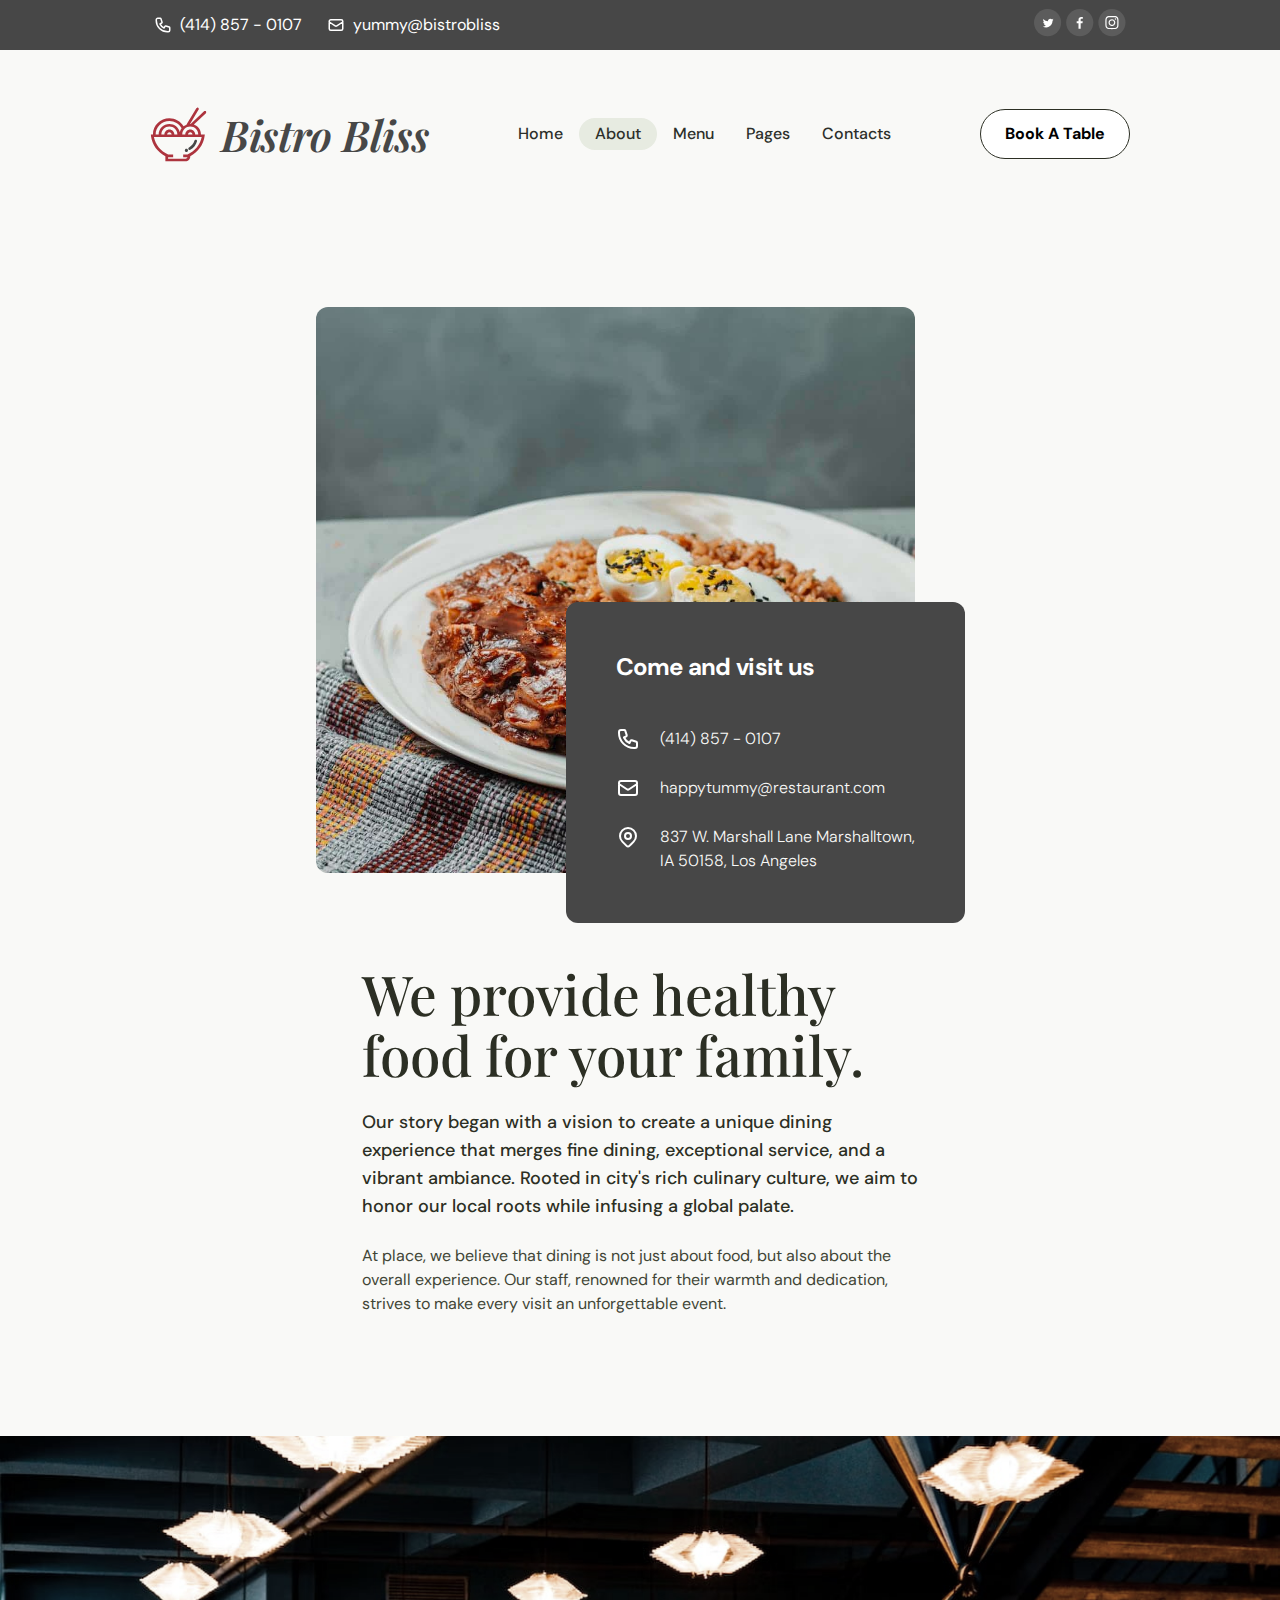
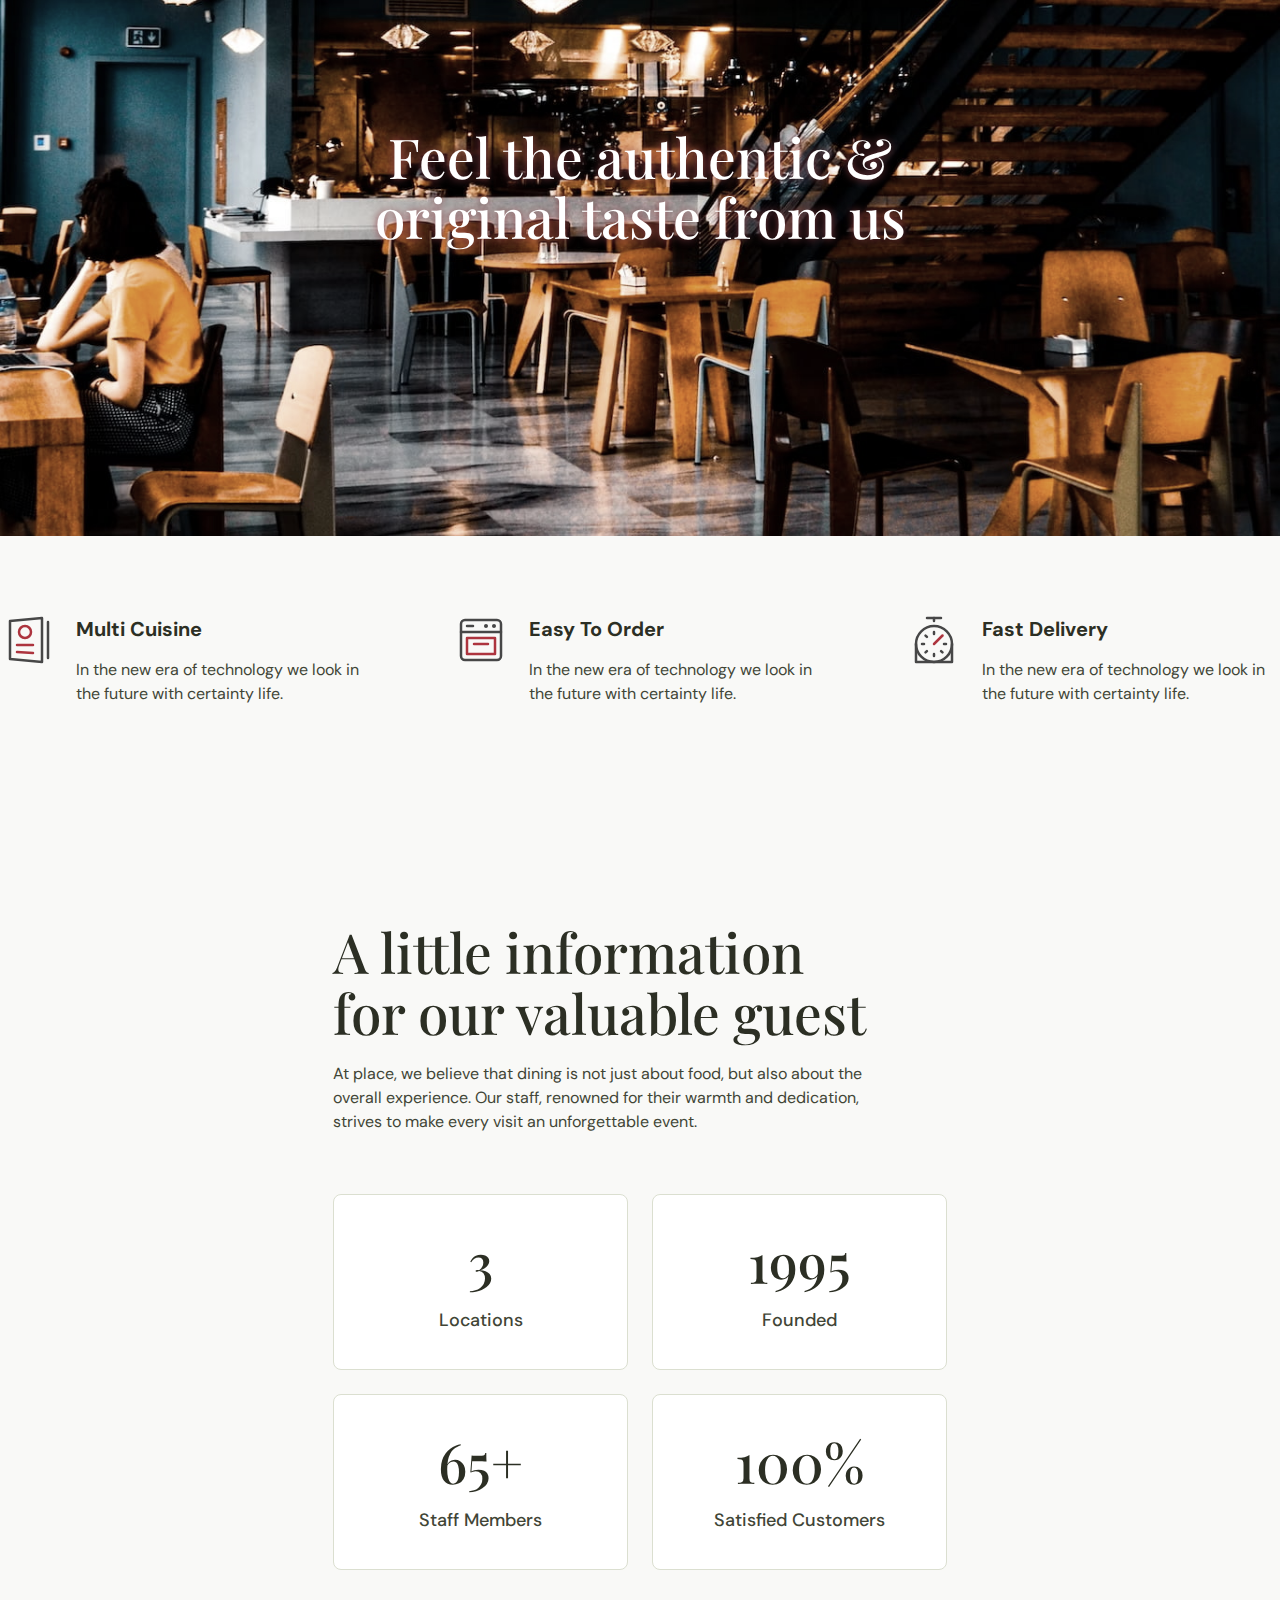
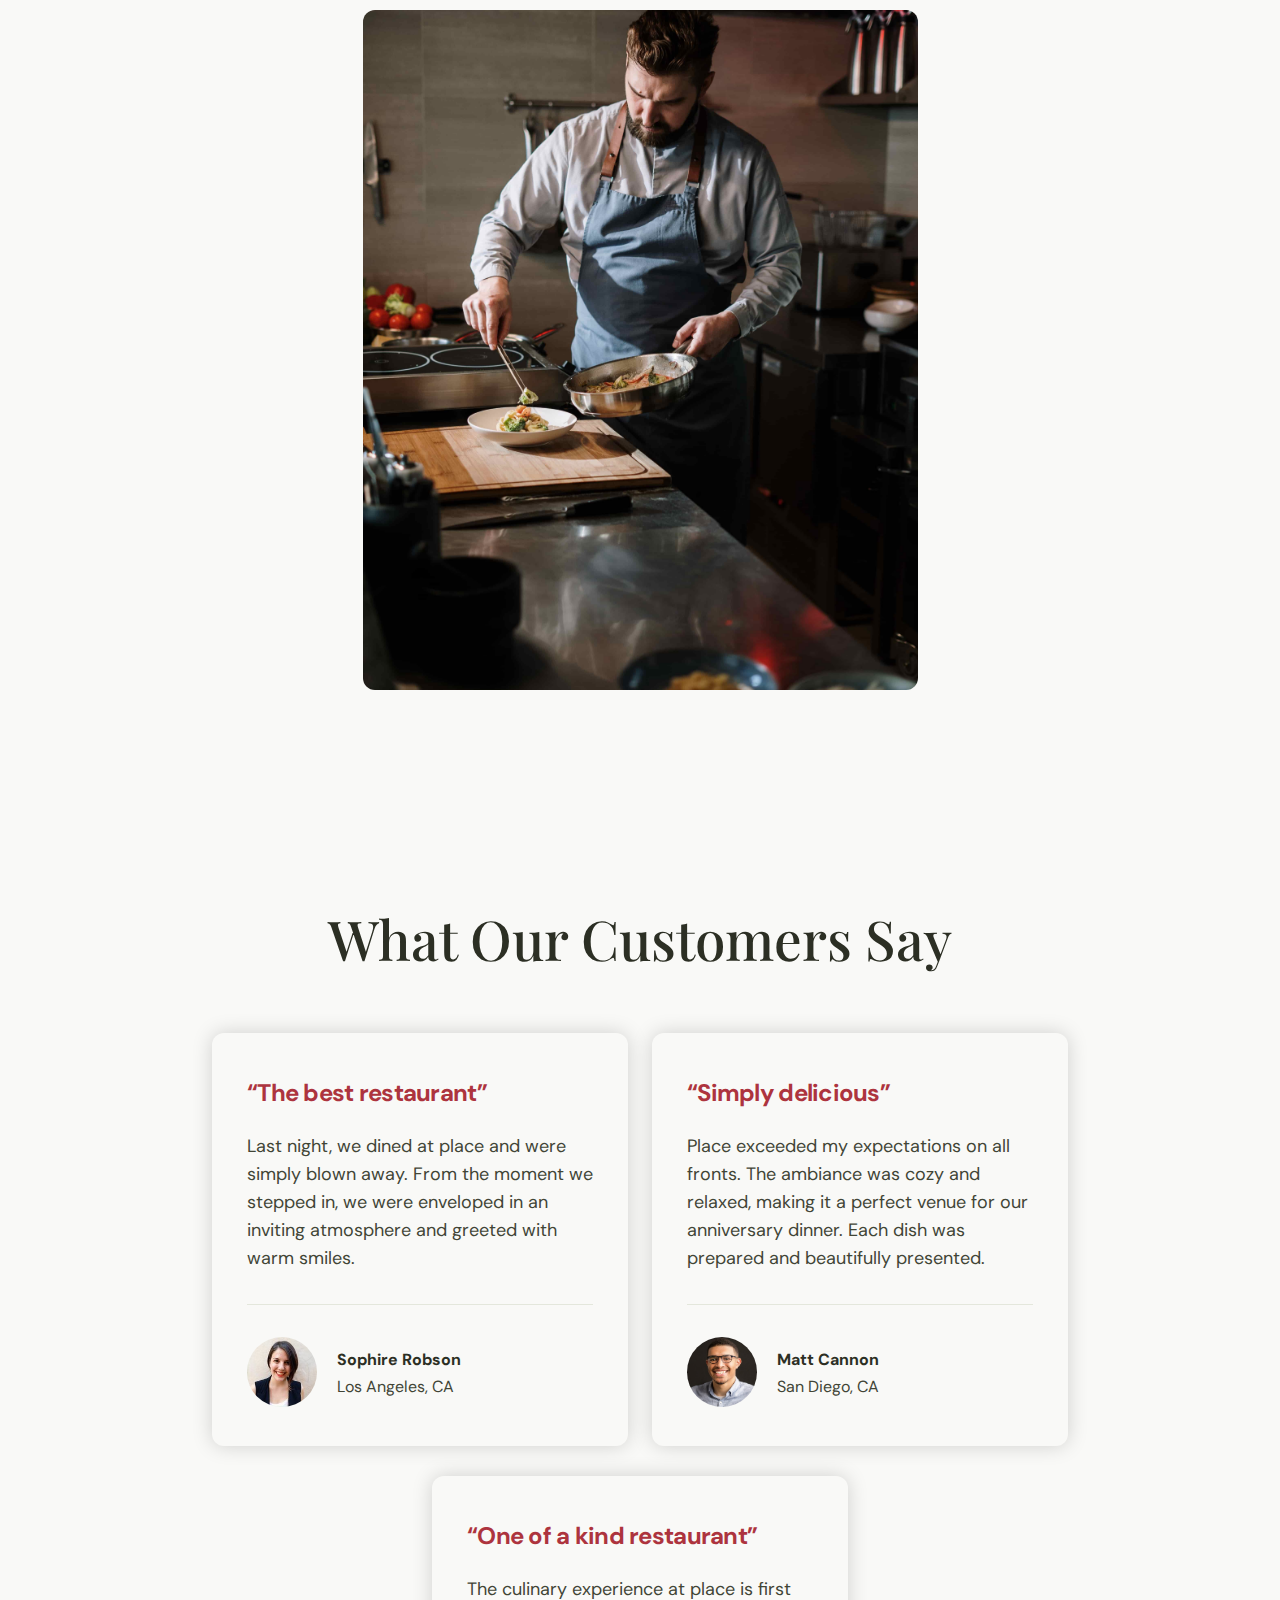
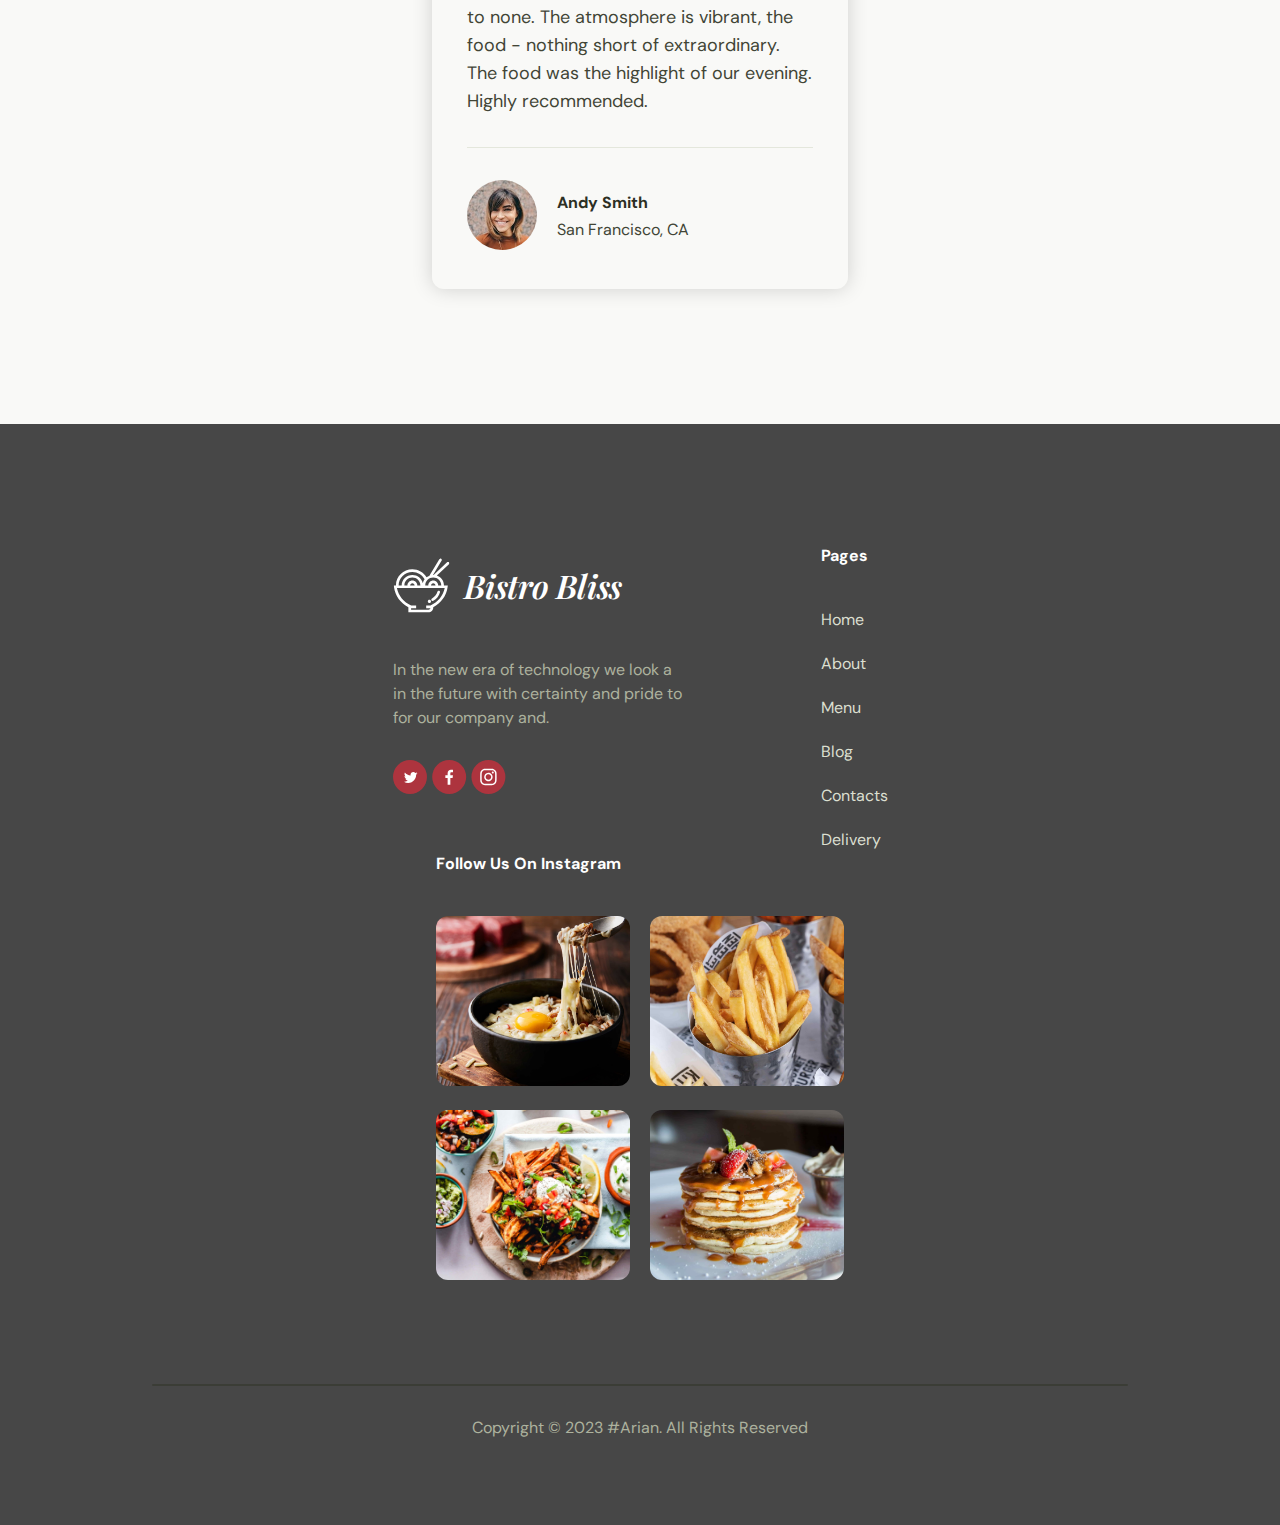
<file: about.html>
<!DOCTYPE html>
<html lang="en">
<head>
  <meta charset="UTF-8">
  <meta name="viewport" content="width=device-width, initial-scale=1.0">
  <title>BistroBliss</title>
  <link rel="icon" href="favicon.png" type="image/x-icon">
  <link rel="preconnect" href="https://fonts.googleapis.com">
  <link rel="preconnect" href="https://fonts.gstatic.com" crossorigin>
  <link href="https://fonts.googleapis.com/css2?family=DM+Sans:ital,opsz,wght@0,9..40,100;0,9..40,200;0,9..40,300;0,9..40,400;0,9..40,500;0,9..40,600;0,9..40,700;0,9..40,800;0,9..40,900;0,9..40,1000;1,9..40,100;1,9..40,200;1,9..40,300;1,9..40,400;1,9..40,500;1,9..40,600;1,9..40,700;1,9..40,800;1,9..40,900;1,9..40,1000&family=Playfair+Display:ital,wght@0,400;0,500;0,600;0,700;0,800;0,900;1,400;1,500;1,600;1,700;1,800;1,900&display=swap" rel="stylesheet">
  <link rel="stylesheet" href="https://cdnjs.cloudflare.com/ajax/libs/font-awesome/6.4.2/css/all.min.css" integrity="sha512-z3gLpd7yknf1YoNbCzqRKc4qyor8gaKU1qmn+CShxbuBusANI9QpRohGBreCFkKxLhei6S9CQXFEbbKuqLg0DA==" crossorigin="anonymous" referrerpolicy="no-referrer" />
  <link rel="stylesheet" href="styles/general.css">
  <link rel="stylesheet" href="styles/header.css">
  <link rel="stylesheet" href="styles/footer.css">
  <link rel="stylesheet" href="styles/about/about.css">
</head>
<body>
  <header>
    <div class="header-container">
      <div class="top-header">
        <div class="top-header-contacts">
          <li>
            <svg xmlns="http://www.w3.org/2000/svg" width="18" height="18" viewBox="0 0 18 18" fill="none">
            <path d="M2.25 3.75C2.25 2.92157 2.92157 2.25 3.75 2.25H6.20943C6.53225 2.25 6.81886 2.45657 6.92094 2.76283L8.0443 6.13291C8.16233 6.48699 8.00203 6.87398 7.6682 7.0409L5.97525 7.88737C6.80194 9.72091 8.27909 11.1981 10.1126 12.0247L10.9591 10.3318C11.126 9.99796 11.513 9.83767 11.8671 9.9557L15.2372 11.0791C15.5434 11.1811 15.75 11.4677 15.75 11.7906V14.25C15.75 15.0784 15.0784 15.75 14.25 15.75H13.5C7.2868 15.75 2.25 10.7132 2.25 4.5V3.75Z" stroke="white" stroke-width="1.5" stroke-linecap="round" stroke-linejoin="round"/>
            </svg>
            <a href="tel:+4148570107">(414) 857 - 0107</a>
          </li>
          <li>
            <svg xmlns="http://www.w3.org/2000/svg" width="18" height="18" viewBox="0 0 18 18" fill="none">
            <path d="M2.25 6L8.16795 9.9453C8.6718 10.2812 9.3282 10.2812 9.83205 9.9453L15.75 6M3.75 14.25H14.25C15.0784 14.25 15.75 13.5784 15.75 12.75V5.25C15.75 4.42157 15.0784 3.75 14.25 3.75H3.75C2.92157 3.75 2.25 4.42157 2.25 5.25V12.75C2.25 13.5784 2.92157 14.25 3.75 14.25Z" stroke="white" stroke-width="1.5" stroke-linecap="round" stroke-linejoin="round"/>
            </svg>
            <a href="mailto:yummy@bistrobliss">yummy@bistrobliss</a>
          </li>
        </div>
        <div class="top-header-social">
          <a href="https://twitter.com/">
            <svg xmlns="http://www.w3.org/2000/svg" width="28" height="28" viewBox="0 0 28 28" fill="none">
              <circle cx="13.5855" cy="13.5855" r="13.5855" fill="#F9F9F7" fill-opacity="0.12"/>
              <path d="M19.6009 10.6613C19.1943 10.842 18.7651 10.955 18.3133 11.0228C18.7651 10.7517 19.1265 10.3225 19.2847 9.8029C18.8555 10.0514 18.3811 10.2321 17.8615 10.3451C17.4549 9.91585 16.8676 9.64478 16.235 9.64478C15.0152 9.64478 14.0212 10.6387 14.0212 11.8586C14.0212 12.0393 14.0438 12.1974 14.089 12.3556C12.2592 12.2652 10.6102 11.3842 9.50328 10.0288C9.32256 10.3676 9.20961 10.7291 9.20961 11.1357C9.20961 11.9038 9.59364 12.5815 10.2036 12.9881C9.84212 12.9655 9.50328 12.8751 9.18702 12.717V12.7396C9.18702 13.8239 9.95507 14.7275 10.9716 14.9308C10.7909 14.976 10.5876 14.9986 10.3843 14.9986C10.2487 14.9986 10.0906 14.976 9.95507 14.9534C10.2487 15.8344 11.062 16.4895 12.0333 16.4895C11.2653 17.0768 10.3165 17.4383 9.27738 17.4383C9.09666 17.4383 8.91594 17.4383 8.75781 17.4157C9.75177 18.0482 10.9038 18.4096 12.1689 18.4096C16.2576 18.4096 18.494 15.0212 18.494 12.0845C18.494 11.9941 18.494 11.8812 18.494 11.7908C18.9232 11.4971 19.3073 11.1131 19.6009 10.6613Z" fill="white"/>
            </svg>
          </a>
          <a href="https://facebook.com/">
            <svg xmlns="http://www.w3.org/2000/svg" width="28" height="28" viewBox="0 0 28 28" fill="none">
              <circle cx="13.7564" cy="13.5855" r="13.5855" fill="#F9F9F7" fill-opacity="0.12"/>
              <path d="M12.5011 19.7065V14.3174H10.6875V12.2172H12.5011V10.6683C12.5011 8.87084 13.5989 7.89209 15.2023 7.89209C15.9704 7.89209 16.6305 7.94927 16.8229 7.97483V9.85328L15.7108 9.85379C14.8388 9.85379 14.6699 10.2682 14.6699 10.8763V12.2172H16.7497L16.4789 14.3174H14.6699V19.7065H12.5011Z" fill="white"/>
            </svg>
          </a>
          <a href="https://instagram.com">
            <svg xmlns="http://www.w3.org/2000/svg" width="28" height="28" viewBox="0 0 28 28" fill="none">
              <circle cx="13.9278" cy="13.5855" r="13.5855" fill="#F9F9F7" fill-opacity="0.12"/>
              <path d="M13.9296 8.20062C15.6848 8.20062 15.8926 8.20719 16.586 8.23881C17.0029 8.24391 17.4158 8.32046 17.8068 8.46513C18.0904 8.57449 18.3479 8.742 18.5628 8.9569C18.7777 9.1718 18.9452 9.42932 19.0545 9.71287C19.1992 10.1039 19.2758 10.5168 19.2809 10.9337C19.3122 11.6271 19.319 11.8349 19.319 13.5901C19.319 15.3452 19.3125 15.5531 19.2809 16.2464C19.2758 16.6633 19.1992 17.0763 19.0545 17.4673C18.9452 17.7508 18.7777 18.0083 18.5628 18.2232C18.3479 18.4381 18.0904 18.6056 17.8068 18.715C17.4158 18.8597 17.0029 18.9362 16.586 18.9413C15.8929 18.9726 15.6851 18.9795 13.9296 18.9795C12.1741 18.9795 11.9663 18.9729 11.2732 18.9413C10.8563 18.9362 10.4434 18.8597 10.0524 18.715C9.76885 18.6056 9.51133 18.4381 9.29643 18.2232C9.08154 18.0083 8.91402 17.7508 8.80466 17.4673C8.65999 17.0763 8.58344 16.6633 8.57834 16.2464C8.54704 15.5531 8.54015 15.3452 8.54015 13.5901C8.54015 11.8349 8.54673 11.6271 8.57834 10.9337C8.58344 10.5168 8.65999 10.1039 8.80466 9.71287C8.91402 9.42932 9.08154 9.1718 9.29643 8.9569C9.51133 8.742 9.76885 8.57449 10.0524 8.46513C10.4434 8.32046 10.8563 8.24391 11.2732 8.23881C11.9666 8.20751 12.1744 8.20062 13.9296 8.20062ZM13.9296 7.01611C12.1453 7.01611 11.9206 7.02363 11.2194 7.05556C10.6738 7.06641 10.134 7.16971 9.62292 7.36107C9.18452 7.52625 8.78744 7.78509 8.45939 8.11955C8.12463 8.44772 7.86557 8.84503 7.70029 9.28371C7.50893 9.79476 7.40562 10.3346 7.39477 10.8802C7.36347 11.5807 7.35596 11.8055 7.35596 13.5898C7.35596 15.374 7.36347 15.5988 7.3954 16.3C7.40625 16.8456 7.50956 17.3854 7.70092 17.8964C7.86601 18.3351 8.12486 18.7324 8.45939 19.0606C8.78762 19.3951 9.18493 19.654 9.62355 19.8191C10.1346 20.0104 10.6744 20.1137 11.22 20.1246C11.9212 20.1559 12.145 20.164 13.9302 20.164C15.7154 20.164 15.9393 20.1565 16.6404 20.1246C17.186 20.1137 17.7258 20.0104 18.2369 19.8191C18.6734 19.6498 19.0699 19.3914 19.4008 19.0602C19.7318 18.7291 19.99 18.3325 20.1589 17.8958C20.3503 17.3848 20.4536 16.8449 20.4644 16.2993C20.4957 15.5988 20.5032 15.374 20.5032 13.5898C20.5032 11.8055 20.4957 11.5807 20.4638 10.8795C20.4529 10.3339 20.3496 9.79413 20.1583 9.28308C19.9932 8.84446 19.7343 8.44715 19.3998 8.11892C19.0716 7.78439 18.6743 7.52554 18.2356 7.36045C17.7246 7.16909 17.1848 7.06578 16.6392 7.05493C15.9386 7.02363 15.7139 7.01611 13.9296 7.01611Z" fill="white"/>
              <path d="M13.928 10.2178C13.2603 10.2178 12.6077 10.4158 12.0525 10.7867C11.4974 11.1576 11.0647 11.6848 10.8092 12.3017C10.5537 12.9185 10.4869 13.5972 10.6171 14.2521C10.7474 14.9069 11.0689 15.5084 11.541 15.9805C12.0131 16.4526 12.6146 16.7741 13.2694 16.9044C13.9242 17.0346 14.603 16.9678 15.2198 16.7123C15.8366 16.4568 16.3638 16.0241 16.7348 15.4689C17.1057 14.9138 17.3037 14.2611 17.3037 13.5935C17.3037 12.6982 16.948 11.8396 16.315 11.2065C15.6819 10.5734 14.8233 10.2178 13.928 10.2178ZM13.928 15.7847C13.4946 15.7847 13.0709 15.6562 12.7106 15.4154C12.3503 15.1746 12.0694 14.8324 11.9036 14.432C11.7377 14.0316 11.6943 13.5911 11.7789 13.166C11.8634 12.741 12.0721 12.3505 12.3785 12.0441C12.685 11.7376 13.0754 11.5289 13.5005 11.4444C13.9255 11.3598 14.3661 11.4032 14.7665 11.5691C15.1669 11.7349 15.5091 12.0158 15.7499 12.3761C15.9907 12.7365 16.1192 13.1601 16.1192 13.5935C16.1192 14.1746 15.8883 14.732 15.4774 15.1429C15.0665 15.5538 14.5091 15.7847 13.928 15.7847Z" fill="white"/>
              <path d="M17.4485 10.8711C17.8842 10.8711 18.2373 10.518 18.2373 10.0823C18.2373 9.64663 17.8842 9.29346 17.4485 9.29346C17.0128 9.29346 16.6597 9.64663 16.6597 10.0823C16.6597 10.518 17.0128 10.8711 17.4485 10.8711Z" fill="white"/>
            </svg>
          </a>
        </div>
      </div>
      <div class="bot-header">
        <div class="logo">
          <svg xmlns="http://www.w3.org/2000/svg" width="57" height="55" viewBox="0 0 57 55" fill="none">
            <g clip-path="url(#clip0_8_1982)">
            <path d="M48.1694 0.803952C47.8608 0.62592 47.493 0.57519 47.1464 0.662861C46.7999 0.750533 46.5028 0.969467 46.3202 1.27175L36.6488 17.3632C36.5992 17.4466 36.5592 17.5352 36.5294 17.6273C35.4473 18.0213 34.4373 18.5849 33.5386 19.296C30.6082 14.4065 25.2389 11.3277 19.3731 11.3277C10.322 11.3277 2.95955 18.5484 2.93432 27.4318H0.800781L0.99155 28.9241C2.1017 37.5971 7.54786 45.1726 15.3786 49.1616V54.2827H35.5842C38.1454 54.2827 40.2291 52.2344 40.2291 49.7183V49.1623C48.0623 45.1714 53.506 37.5959 54.6186 28.9241L54.8094 27.4306H50.9565C50.9386 22.8964 47.978 19.0416 43.8599 17.5862L55.9263 6.18186C56.4629 5.67478 56.4802 4.83467 55.962 4.30763C55.8392 4.18216 55.6925 4.08167 55.5302 4.0119C55.3678 3.94214 55.1931 3.90447 55.0159 3.90104C54.8388 3.89762 54.6627 3.92851 54.4977 3.99195C54.3327 4.05539 54.182 4.15013 54.0543 4.27077L40.6131 16.9764C40.4925 16.9715 40.3725 16.9582 40.25 16.9582C40.1725 16.9582 40.098 16.9691 40.0217 16.9703L48.6457 2.62016C48.7359 2.47019 48.7951 2.30425 48.8199 2.13181C48.8448 1.95937 48.8348 1.78381 48.7906 1.61516C48.7464 1.4465 48.6687 1.28806 48.5621 1.14887C48.4556 1.00968 48.3221 0.892478 48.1694 0.803952ZM19.3725 13.9804C24.5399 13.9804 29.25 16.8374 31.5928 21.3135C30.7387 22.4673 30.1331 23.78 29.8131 25.1714C28.7392 20.4764 24.4697 16.957 19.3725 16.957C13.4851 16.957 8.69555 21.652 8.67032 27.4312H5.63524C5.65986 20.011 11.8112 13.9804 19.3725 13.9804ZM19.3725 22.5936C16.6463 22.5936 14.4279 24.7604 14.4026 27.4312H11.3719C11.3971 23.1146 14.9743 19.6103 19.3725 19.6103C23.7719 19.6103 27.3528 23.1146 27.3755 27.4312H24.3411C24.3171 24.7604 22.0986 22.5936 19.3725 22.5936ZM21.6383 27.4318H17.1066C17.1187 26.8488 17.3627 26.2936 17.7865 25.8851C18.2102 25.4766 18.78 25.2473 19.3737 25.2463C19.9672 25.2475 20.5366 25.4769 20.9599 25.8854C21.3832 26.2939 21.6267 26.8491 21.6383 27.4318ZM51.6974 30.0845C50.1965 37.793 44.874 44.3646 37.4974 47.5123H33.1743V50.1656H37.4685C37.3674 50.5819 37.1266 50.9526 36.7849 51.2183C36.4433 51.4839 36.0205 51.6289 35.5848 51.63H18.0802V50.1656H23.1442V47.5123H18.1128C10.7362 44.3664 5.41309 37.793 3.91094 30.0845H51.6974ZM37.9848 27.4318C37.9967 26.849 38.2404 26.294 38.6638 25.8855C39.0872 25.4771 39.6565 25.2476 40.25 25.2463C40.844 25.2468 41.4142 25.4759 41.8382 25.8845C42.2623 26.293 42.5064 26.8485 42.5183 27.4318H37.9848ZM40.25 19.6109C44.6512 19.6109 48.2334 23.1152 48.2568 27.4318H45.2205C45.1959 24.761 42.9768 22.5942 40.25 22.5942C37.5239 22.5942 35.3072 24.761 35.2826 27.4318H32.2494C32.274 23.1152 35.8512 19.6109 40.25 19.6109Z" fill="#AD343E"/>
            <path d="M39.6741 42.9139C39.8901 42.9139 40.1086 42.8637 40.3098 42.7568C41.9591 41.8897 43.4065 40.6947 44.5598 39.248C45.7131 37.8012 46.5469 36.1345 47.0082 34.3539C47.0524 34.1848 47.0622 34.0088 47.037 33.8361C47.0118 33.6633 46.9522 33.4971 46.8614 33.347C46.7707 33.1969 46.6507 33.0659 46.5083 32.9615C46.3659 32.8571 46.2039 32.7813 46.0316 32.7385C45.8593 32.6957 45.6801 32.6867 45.5043 32.7121C45.3285 32.7374 45.1595 32.7967 45.007 32.8863C44.8545 32.976 44.7215 33.0943 44.6157 33.2346C44.5099 33.3748 44.4334 33.5342 44.3904 33.7035C44.0221 35.1266 43.356 36.4588 42.4345 37.6151C41.5131 38.7714 40.3565 39.7265 39.0384 40.4196C38.7726 40.5585 38.5618 40.7808 38.4395 41.051C38.3172 41.3213 38.2905 41.6239 38.3636 41.9108C38.4367 42.1976 38.6054 42.4522 38.8429 42.634C39.0804 42.8158 39.373 42.9143 39.6741 42.9139Z" fill="#474747"/>
            <path d="M36.4059 45.0064C37.2903 45.0064 38.0072 44.3023 38.0072 43.4337C38.0072 42.5652 37.2903 41.8611 36.4059 41.8611C35.5216 41.8611 34.8047 42.5652 34.8047 43.4337C34.8047 44.3023 35.5216 45.0064 36.4059 45.0064Z" fill="#474747"/>
            </g>
            <defs>
            <clipPath id="clip0_8_1982">
            <rect width="56" height="55" fill="white" transform="translate(0.5)"/>
            </clipPath>
            </defs>
          </svg>
          <a href="index.html" draggable="false"><h1>Bistro Bliss</h1></a>
        </div>
        <nav class="navbar-header">
          <a href="index.html"><li>Home</li></a>
          <a href="about.html"><li class="active">About</li></a>
          <a href="menu.html"><li>Menu</li></a>
          <a href="pages.html"><li>Pages</li></a>
          <a href="contatcs.html"><li>Contacts</li></a>
        </nav>
        <a href="bookatable.html"><button class="navbar-button">Book A Table</button></a>
        <div class="toggle-btn">
          <i class="fa-solid fa-bars"></i>
        </div>
        <div class="drop-down-header">
          <li><a href="index.html">Home</a></li>
          <li  class="active-drop-down"><a href="about.html">About</a></li>
          <li><a href="menu.html">Menu</a></li>
          <li><a href="pages.html">Pages</a></li>
          <li><a href="contatcs.html">Contacts</a></li>
          <a href="bookatable.html"><button>Book A Table</button></a>
        </div>
      </div>
    </div>
  </header>
  <main>
    <div class="about">
      <div class="hero">
        <div class="provide-container-left">
          <img src="images/pages/about/provide.jpg">
          <div class="provide-container-card">
            <p>Come and visit us</p>
            <div>
              <li>
                <svg xmlns="http://www.w3.org/2000/svg" width="24" height="24" viewBox="0 0 24 24" fill="none">
                  <path d="M3 5C3 3.89543 3.89543 3 5 3H8.27924C8.70967 3 9.09181 3.27543 9.22792 3.68377L10.7257 8.17721C10.8831 8.64932 10.6694 9.16531 10.2243 9.38787L7.96701 10.5165C9.06925 12.9612 11.0388 14.9308 13.4835 16.033L14.6121 13.7757C14.8347 13.3306 15.3507 13.1169 15.8228 13.2743L20.3162 14.7721C20.7246 14.9082 21 15.2903 21 15.7208V19C21 20.1046 20.1046 21 19 21H18C9.71573 21 3 14.2843 3 6V5Z" stroke="white" stroke-width="2" stroke-linecap="round" stroke-linejoin="round"/>
                </svg>
                <a href="tel:+4148570107">(414) 857 - 0107</a>
              </li>
              <li>
                <svg xmlns="http://www.w3.org/2000/svg" width="24" height="24" viewBox="0 0 24 24" fill="none">
                  <path d="M3 8L10.8906 13.2604C11.5624 13.7083 12.4376 13.7083 13.1094 13.2604L21 8M5 19H19C20.1046 19 21 18.1046 21 17V7C21 5.89543 20.1046 5 19 5H5C3.89543 5 3 5.89543 3 7V17C3 18.1046 3.89543 19 5 19Z" stroke="white" stroke-width="2" stroke-linecap="round" stroke-linejoin="round"/>
                </svg>
                <a href="mailto:happytummy@restaurant.com">happytummy@restaurant.com</a>
              </li>
              <li>
                <svg xmlns="http://www.w3.org/2000/svg" width="24" height="24" viewBox="0 0 24 24" fill="none">
                  <path d="M17.6569 16.6569C16.7202 17.5935 14.7616 19.5521 13.4138 20.8999C12.6327 21.681 11.3677 21.6814 10.5866 20.9003C9.26234 19.576 7.34159 17.6553 6.34315 16.6569C3.21895 13.5327 3.21895 8.46734 6.34315 5.34315C9.46734 2.21895 14.5327 2.21895 17.6569 5.34315C20.781 8.46734 20.781 13.5327 17.6569 16.6569Z" stroke="white" stroke-width="2" stroke-linecap="round" stroke-linejoin="round"/>
                  <path d="M15 11C15 12.6569 13.6569 14 12 14C10.3431 14 9 12.6569 9 11C9 9.34315 10.3431 8 12 8C13.6569 8 15 9.34315 15 11Z" stroke="white" stroke-width="2" stroke-linecap="round" stroke-linejoin="round"/>
                </svg>
                <address>837 W. Marshall Lane Marshalltown,<br> IA 50158, Los Angeles</address>
              </li>
            </div>
          </div>
        </div>
        <div class="provide-container-right">
          <div>
            <h2>We provide healthy food for your family.</h2>
            <p>Our story began with a vision to create a unique dining <br>experience that merges fine dining, exceptional service, and a <br>vibrant ambiance. Rooted in city's rich culinary culture, we aim to <br>honor our local roots while infusing a global palate.</p>
            <span>At place, we believe that dining is not just about food, but also about the <br>overall experience. Our staff, renowned for their warmth and dedication, <br>strives to make every visit an unforgettable event.</span>
          </div>
        </div>
      </div>
      <div class="content-1">
        <div class="content-1-video">
          <h2>Feel the authentic & <br>original taste from us</h2>
        </div>
        <div class="content-1-feauters">
          <div class="content-1-feauters-box">
            <svg xmlns="http://www.w3.org/2000/svg" width="48" height="48" viewBox="0 0 48 48" fill="none">
              <path d="M38 46L6 43V5L38 2V46Z" stroke="#474747" stroke-width="2.5" stroke-linecap="round" stroke-linejoin="round"/>
              <path d="M44 6V42" stroke="#474747" stroke-width="2.5" stroke-linecap="round" stroke-linejoin="round"/>
              <path d="M13 29H29" stroke="#AD343E" stroke-width="2.5" stroke-linecap="round" stroke-linejoin="round"/>
              <path d="M13 36L29 37" stroke="#AD343E" stroke-width="2.5" stroke-linecap="round" stroke-linejoin="round"/>
              <path d="M21 22C24.3137 22 27 19.3137 27 16C27 12.6863 24.3137 10 21 10C17.6863 10 15 12.6863 15 16C15 19.3137 17.6863 22 21 22Z" stroke="#AD343E" stroke-width="2.5" stroke-linecap="round" stroke-linejoin="round"/>
            </svg>
            <div>
              <h4>Multi Cuisine</h4>
              <p>In the new era of technology we look in the future with certainty life.</p>
            </div>
          </div>
          <div class="content-1-feauters-box">
            <svg xmlns="http://www.w3.org/2000/svg" width="48" height="48" viewBox="0 0 48 48" fill="none">
              <path d="M38 22H10V38H38V22Z" stroke="#AD343E" stroke-width="2.5" stroke-linecap="round" stroke-linejoin="round"/>
              <path d="M31 28H17" stroke="#AD343E" stroke-width="2.5" stroke-linecap="round" stroke-linejoin="round"/>
              <path d="M29 12C30.1046 12 31 11.1046 31 10C31 8.89543 30.1046 8 29 8C27.8954 8 27 8.89543 27 10C27 11.1046 27.8954 12 29 12Z" fill="#474747"/>
              <path d="M37 12C38.1046 12 39 11.1046 39 10C39 8.89543 38.1046 8 37 8C35.8954 8 35 8.89543 35 10C35 11.1046 35.8954 12 37 12Z" fill="#474747"/>
              <path d="M40 4H8C5.79086 4 4 5.79086 4 8V40C4 42.2091 5.79086 44 8 44H40C42.2091 44 44 42.2091 44 40V8C44 5.79086 42.2091 4 40 4Z" stroke="#474747" stroke-width="2.5" stroke-linecap="round" stroke-linejoin="round"/>
              <path d="M10 10H16" stroke="#474747" stroke-width="2.5" stroke-linecap="round" stroke-linejoin="round"/>
              <path d="M4 16H44" stroke="#474747" stroke-width="2.5" stroke-linecap="round" stroke-linejoin="round"/>
            </svg>
            <div>
              <h4>Easy To Order</h4>
              <p>In the new era of technology we look in the future with certainty life.</p>
            </div>
          </div>
          <div class="content-1-feauters-box">
            <svg xmlns="http://www.w3.org/2000/svg" width="48" height="48" viewBox="0 0 48 48" fill="none">
              <path d="M42 28V46H6V28" stroke="#474747" stroke-width="2.5" stroke-linecap="round" stroke-linejoin="round"/>
              <path d="M17 2H31" stroke="#474747" stroke-width="2.5" stroke-linecap="round" stroke-linejoin="round"/>
              <path d="M24 28L32.5 19.5" stroke="#AD343E" stroke-width="2.5" stroke-linecap="round" stroke-linejoin="round"/>
              <path d="M24 2V5" stroke="#474747" stroke-width="2.5" stroke-linecap="round" stroke-linejoin="round"/>
              <path d="M24 46C33.9411 46 42 37.9411 42 28C42 18.0589 33.9411 10 24 10C14.0589 10 6 18.0589 6 28C6 37.9411 14.0589 46 24 46Z" stroke="#474747" stroke-width="2.5" stroke-linecap="round" stroke-linejoin="round"/>
              <path d="M24 16V18" stroke="#474747" stroke-width="2.5" stroke-linecap="round" stroke-linejoin="round"/>
              <path d="M36 28H34" stroke="#474747" stroke-width="2.5" stroke-linecap="round" stroke-linejoin="round"/>
              <path d="M32.485 36.485L31.071 35.071" stroke="#474747" stroke-width="2.5" stroke-linecap="round" stroke-linejoin="round"/>
              <path d="M24 40V38" stroke="#474747" stroke-width="2.5" stroke-linecap="round" stroke-linejoin="round"/>
              <path d="M15.5149 36.485L16.9289 35.071" stroke="#474747" stroke-width="2.5" stroke-linecap="round" stroke-linejoin="round"/>
              <path d="M12 28H14" stroke="#474747" stroke-width="2.5" stroke-linecap="round" stroke-linejoin="round"/>
              <path d="M15.5149 19.515L16.9289 20.929" stroke="#474747" stroke-width="2.5" stroke-linecap="round" stroke-linejoin="round"/>
            </svg>
            <div>
              <h4>Fast Delivery</h4>
              <p>In the new era of technology we look in the future with certainty life.</p>
            </div>
          </div>
        </div>
      </div>
      <div class="content-2">
        <div class="content-2-left">
          <div class="content-2-left-text">
            <h2>A little information for our valuable guest</h2>
            <p>At place, we believe that dining is not just about food, but also about the overall experience. Our staff, renowned for their warmth and dedication, strives to make every visit an unforgettable event.</p>
          </div>
          <div class="content-2-left-facts">
            <div>
              <h2>3</h2>
              <p>Locations</p>
            </div>
            <div>
              <h2>1995</h2>
              <p>Founded</p>
            </div>
            <div>
              <h2>65+</h2>
              <p>Staff Members</p>
            </div>
            <div>
              <h2>100%</h2>
              <p>Satisfied Customers</p>
            </div>
          </div>
        </div>
        <div class="content-2-right">
          <img class="content-2-right-img1" src="images/pages/about/content-2.jpg">
          <img class="content-2-right-img2" src="images/pages/about/content-2-2.jpg">
        </div>
      </div>
      <div class="testimonial">
        <div class="testimonial-title">
          <h2>What Our Customers Say</h2>
        </div>
        <div class="testimonial-content">
          <div class="testimonial-content-card">
            <div class="testimonial-content-card-text">
              <p>“The best restaurant”</p>
              <p>Last night, we dined at place and were simply blown away. From the moment we stepped in, we were enveloped in an inviting atmosphere and greeted with warm smiles.</p>
            </div>
            <hr>
            <div class="testimonial-content-card-user">
              <div class="testimonial-content-card-user-photo">
                <img src="images/customers/customer1.png">
              </div>
              <div class="testimonial-content-card-user-name">
                <p>Sophire Robson</p>
                <p>Los Angeles, CA</p>
              </div>
            </div>
          </div>
          <div class="testimonial-content-card">
            <div class="testimonial-content-card-text">
              <p>“Simply delicious”</p>
              <p>Place exceeded my expectations on all fronts. The ambiance was cozy and relaxed, making it a perfect venue for our anniversary dinner. Each dish was prepared and beautifully presented.</p>
            </div>
            <hr>
            <div class="testimonial-content-card-user">
              <div class="testimonial-content-card-user-photo">
                <img src="images/customers/customer2.png">
              </div>
              <div class="testimonial-content-card-user-name">
                <p>Matt Cannon</p>
                <p>San Diego, CA</p>
              </div>
            </div>
          </div>
          <div class="testimonial-content-card">
            <div class="testimonial-content-card-text">
              <p>“One of a kind restaurant”</p>
              <p>The culinary experience at place is first to none. The atmosphere is vibrant, the food - nothing short of extraordinary. The food was the highlight of our evening. Highly recommended.</p>
            </div>
            <hr>
            <div class="testimonial-content-card-user">
              <div class="testimonial-content-card-user-photo">
                <img src="images/customers/customer3.png">
              </div>
              <div class="testimonial-content-card-user-name">
                <p>Andy Smith</p>
                <p>San Francisco, CA</p>
              </div>
            </div>
          </div>
        </div>
      </div>
    </div>
  </main>
  <footer>
    <div class="footer">
      <div class="footer-top">
        <div class="footer-top-col1">
          <div class="footer-top-col1-logo">
            <svg xmlns="http://www.w3.org/2000/svg" width="57" height="55" viewBox="0 0 57 55" fill="none">
              <g clip-path="url(#clip0_8_1982)">
              <path d="M48.1694 0.803952C47.8608 0.62592 47.493 0.57519 47.1464 0.662861C46.7999 0.750533 46.5028 0.969467 46.3202 1.27175L36.6488 17.3632C36.5992 17.4466 36.5592 17.5352 36.5294 17.6273C35.4473 18.0213 34.4373 18.5849 33.5386 19.296C30.6082 14.4065 25.2389 11.3277 19.3731 11.3277C10.322 11.3277 2.95955 18.5484 2.93432 27.4318H0.800781L0.99155 28.9241C2.1017 37.5971 7.54786 45.1726 15.3786 49.1616V54.2827H35.5842C38.1454 54.2827 40.2291 52.2344 40.2291 49.7183V49.1623C48.0623 45.1714 53.506 37.5959 54.6186 28.9241L54.8094 27.4306H50.9565C50.9386 22.8964 47.978 19.0416 43.8599 17.5862L55.9263 6.18186C56.4629 5.67478 56.4802 4.83467 55.962 4.30763C55.8392 4.18216 55.6925 4.08167 55.5302 4.0119C55.3678 3.94214 55.1931 3.90447 55.0159 3.90104C54.8388 3.89762 54.6627 3.92851 54.4977 3.99195C54.3327 4.05539 54.182 4.15013 54.0543 4.27077L40.6131 16.9764C40.4925 16.9715 40.3725 16.9582 40.25 16.9582C40.1725 16.9582 40.098 16.9691 40.0217 16.9703L48.6457 2.62016C48.7359 2.47019 48.7951 2.30425 48.8199 2.13181C48.8448 1.95937 48.8348 1.78381 48.7906 1.61516C48.7464 1.4465 48.6687 1.28806 48.5621 1.14887C48.4556 1.00968 48.3221 0.892478 48.1694 0.803952ZM19.3725 13.9804C24.5399 13.9804 29.25 16.8374 31.5928 21.3135C30.7387 22.4673 30.1331 23.78 29.8131 25.1714C28.7392 20.4764 24.4697 16.957 19.3725 16.957C13.4851 16.957 8.69555 21.652 8.67032 27.4312H5.63524C5.65986 20.011 11.8112 13.9804 19.3725 13.9804ZM19.3725 22.5936C16.6463 22.5936 14.4279 24.7604 14.4026 27.4312H11.3719C11.3971 23.1146 14.9743 19.6103 19.3725 19.6103C23.7719 19.6103 27.3528 23.1146 27.3755 27.4312H24.3411C24.3171 24.7604 22.0986 22.5936 19.3725 22.5936ZM21.6383 27.4318H17.1066C17.1187 26.8488 17.3627 26.2936 17.7865 25.8851C18.2102 25.4766 18.78 25.2473 19.3737 25.2463C19.9672 25.2475 20.5366 25.4769 20.9599 25.8854C21.3832 26.2939 21.6267 26.8491 21.6383 27.4318ZM51.6974 30.0845C50.1965 37.793 44.874 44.3646 37.4974 47.5123H33.1743V50.1656H37.4685C37.3674 50.5819 37.1266 50.9526 36.7849 51.2183C36.4433 51.4839 36.0205 51.6289 35.5848 51.63H18.0802V50.1656H23.1442V47.5123H18.1128C10.7362 44.3664 5.41309 37.793 3.91094 30.0845H51.6974ZM37.9848 27.4318C37.9967 26.849 38.2404 26.294 38.6638 25.8855C39.0872 25.4771 39.6565 25.2476 40.25 25.2463C40.844 25.2468 41.4142 25.4759 41.8382 25.8845C42.2623 26.293 42.5064 26.8485 42.5183 27.4318H37.9848ZM40.25 19.6109C44.6512 19.6109 48.2334 23.1152 48.2568 27.4318H45.2205C45.1959 24.761 42.9768 22.5942 40.25 22.5942C37.5239 22.5942 35.3072 24.761 35.2826 27.4318H32.2494C32.274 23.1152 35.8512 19.6109 40.25 19.6109Z" fill="#AD343E"/>
              <path d="M39.6741 42.9139C39.8901 42.9139 40.1086 42.8637 40.3098 42.7568C41.9591 41.8897 43.4065 40.6947 44.5598 39.248C45.7131 37.8012 46.5469 36.1345 47.0082 34.3539C47.0524 34.1848 47.0622 34.0088 47.037 33.8361C47.0118 33.6633 46.9522 33.4971 46.8614 33.347C46.7707 33.1969 46.6507 33.0659 46.5083 32.9615C46.3659 32.8571 46.2039 32.7813 46.0316 32.7385C45.8593 32.6957 45.6801 32.6867 45.5043 32.7121C45.3285 32.7374 45.1595 32.7967 45.007 32.8863C44.8545 32.976 44.7215 33.0943 44.6157 33.2346C44.5099 33.3748 44.4334 33.5342 44.3904 33.7035C44.0221 35.1266 43.356 36.4588 42.4345 37.6151C41.5131 38.7714 40.3565 39.7265 39.0384 40.4196C38.7726 40.5585 38.5618 40.7808 38.4395 41.051C38.3172 41.3213 38.2905 41.6239 38.3636 41.9108C38.4367 42.1976 38.6054 42.4522 38.8429 42.634C39.0804 42.8158 39.373 42.9143 39.6741 42.9139Z" fill="#474747"/>
              <path d="M36.4059 45.0064C37.2903 45.0064 38.0072 44.3023 38.0072 43.4337C38.0072 42.5652 37.2903 41.8611 36.4059 41.8611C35.5216 41.8611 34.8047 42.5652 34.8047 43.4337C34.8047 44.3023 35.5216 45.0064 36.4059 45.0064Z" fill="#474747"/>
              </g>
              <defs>
              <clipPath id="clip0_8_1982">
              <rect width="56" height="55" fill="white" transform="translate(0.5)"/>
              </clipPath>
              </defs>
            </svg>
            <a href="index.html" draggable="false"><h2>Bistro Bliss</h2></a>
          </div>
          <p>In the new era of technology we look a in the future with certainty and pride to for our company and.</p>
          <div class="footer-top-col1-social">
            <a href="https://twitter.com/">
              <svg xmlns="http://www.w3.org/2000/svg" width="28" height="28" viewBox="0 0 28 28" fill="none">
                <circle cx="13.5855" cy="13.5855" r="13.5855" fill="#F9F9F7" fill-opacity="0.12"/>
                <path d="M19.6009 10.6613C19.1943 10.842 18.7651 10.955 18.3133 11.0228C18.7651 10.7517 19.1265 10.3225 19.2847 9.8029C18.8555 10.0514 18.3811 10.2321 17.8615 10.3451C17.4549 9.91585 16.8676 9.64478 16.235 9.64478C15.0152 9.64478 14.0212 10.6387 14.0212 11.8586C14.0212 12.0393 14.0438 12.1974 14.089 12.3556C12.2592 12.2652 10.6102 11.3842 9.50328 10.0288C9.32256 10.3676 9.20961 10.7291 9.20961 11.1357C9.20961 11.9038 9.59364 12.5815 10.2036 12.9881C9.84212 12.9655 9.50328 12.8751 9.18702 12.717V12.7396C9.18702 13.8239 9.95507 14.7275 10.9716 14.9308C10.7909 14.976 10.5876 14.9986 10.3843 14.9986C10.2487 14.9986 10.0906 14.976 9.95507 14.9534C10.2487 15.8344 11.062 16.4895 12.0333 16.4895C11.2653 17.0768 10.3165 17.4383 9.27738 17.4383C9.09666 17.4383 8.91594 17.4383 8.75781 17.4157C9.75177 18.0482 10.9038 18.4096 12.1689 18.4096C16.2576 18.4096 18.494 15.0212 18.494 12.0845C18.494 11.9941 18.494 11.8812 18.494 11.7908C18.9232 11.4971 19.3073 11.1131 19.6009 10.6613Z" fill="white"/>
              </svg>
            </a>
            <a href="https://facebook.com/">
              <svg xmlns="http://www.w3.org/2000/svg" width="28" height="28" viewBox="0 0 28 28" fill="none">
                <circle cx="13.7564" cy="13.5855" r="13.5855" fill="#F9F9F7" fill-opacity="0.12"/>
                <path d="M12.5011 19.7065V14.3174H10.6875V12.2172H12.5011V10.6683C12.5011 8.87084 13.5989 7.89209 15.2023 7.89209C15.9704 7.89209 16.6305 7.94927 16.8229 7.97483V9.85328L15.7108 9.85379C14.8388 9.85379 14.6699 10.2682 14.6699 10.8763V12.2172H16.7497L16.4789 14.3174H14.6699V19.7065H12.5011Z" fill="white"/>
              </svg>
            </a>
            <a href="https://instagram.com">
              <svg xmlns="http://www.w3.org/2000/svg" width="28" height="28" viewBox="0 0 28 28" fill="none">
                <circle cx="13.9278" cy="13.5855" r="13.5855" fill="#F9F9F7" fill-opacity="0.12"/>
                <path d="M13.9296 8.20062C15.6848 8.20062 15.8926 8.20719 16.586 8.23881C17.0029 8.24391 17.4158 8.32046 17.8068 8.46513C18.0904 8.57449 18.3479 8.742 18.5628 8.9569C18.7777 9.1718 18.9452 9.42932 19.0545 9.71287C19.1992 10.1039 19.2758 10.5168 19.2809 10.9337C19.3122 11.6271 19.319 11.8349 19.319 13.5901C19.319 15.3452 19.3125 15.5531 19.2809 16.2464C19.2758 16.6633 19.1992 17.0763 19.0545 17.4673C18.9452 17.7508 18.7777 18.0083 18.5628 18.2232C18.3479 18.4381 18.0904 18.6056 17.8068 18.715C17.4158 18.8597 17.0029 18.9362 16.586 18.9413C15.8929 18.9726 15.6851 18.9795 13.9296 18.9795C12.1741 18.9795 11.9663 18.9729 11.2732 18.9413C10.8563 18.9362 10.4434 18.8597 10.0524 18.715C9.76885 18.6056 9.51133 18.4381 9.29643 18.2232C9.08154 18.0083 8.91402 17.7508 8.80466 17.4673C8.65999 17.0763 8.58344 16.6633 8.57834 16.2464C8.54704 15.5531 8.54015 15.3452 8.54015 13.5901C8.54015 11.8349 8.54673 11.6271 8.57834 10.9337C8.58344 10.5168 8.65999 10.1039 8.80466 9.71287C8.91402 9.42932 9.08154 9.1718 9.29643 8.9569C9.51133 8.742 9.76885 8.57449 10.0524 8.46513C10.4434 8.32046 10.8563 8.24391 11.2732 8.23881C11.9666 8.20751 12.1744 8.20062 13.9296 8.20062ZM13.9296 7.01611C12.1453 7.01611 11.9206 7.02363 11.2194 7.05556C10.6738 7.06641 10.134 7.16971 9.62292 7.36107C9.18452 7.52625 8.78744 7.78509 8.45939 8.11955C8.12463 8.44772 7.86557 8.84503 7.70029 9.28371C7.50893 9.79476 7.40562 10.3346 7.39477 10.8802C7.36347 11.5807 7.35596 11.8055 7.35596 13.5898C7.35596 15.374 7.36347 15.5988 7.3954 16.3C7.40625 16.8456 7.50956 17.3854 7.70092 17.8964C7.86601 18.3351 8.12486 18.7324 8.45939 19.0606C8.78762 19.3951 9.18493 19.654 9.62355 19.8191C10.1346 20.0104 10.6744 20.1137 11.22 20.1246C11.9212 20.1559 12.145 20.164 13.9302 20.164C15.7154 20.164 15.9393 20.1565 16.6404 20.1246C17.186 20.1137 17.7258 20.0104 18.2369 19.8191C18.6734 19.6498 19.0699 19.3914 19.4008 19.0602C19.7318 18.7291 19.99 18.3325 20.1589 17.8958C20.3503 17.3848 20.4536 16.8449 20.4644 16.2993C20.4957 15.5988 20.5032 15.374 20.5032 13.5898C20.5032 11.8055 20.4957 11.5807 20.4638 10.8795C20.4529 10.3339 20.3496 9.79413 20.1583 9.28308C19.9932 8.84446 19.7343 8.44715 19.3998 8.11892C19.0716 7.78439 18.6743 7.52554 18.2356 7.36045C17.7246 7.16909 17.1848 7.06578 16.6392 7.05493C15.9386 7.02363 15.7139 7.01611 13.9296 7.01611Z" fill="white"/>
                <path d="M13.928 10.2178C13.2603 10.2178 12.6077 10.4158 12.0525 10.7867C11.4974 11.1576 11.0647 11.6848 10.8092 12.3017C10.5537 12.9185 10.4869 13.5972 10.6171 14.2521C10.7474 14.9069 11.0689 15.5084 11.541 15.9805C12.0131 16.4526 12.6146 16.7741 13.2694 16.9044C13.9242 17.0346 14.603 16.9678 15.2198 16.7123C15.8366 16.4568 16.3638 16.0241 16.7348 15.4689C17.1057 14.9138 17.3037 14.2611 17.3037 13.5935C17.3037 12.6982 16.948 11.8396 16.315 11.2065C15.6819 10.5734 14.8233 10.2178 13.928 10.2178ZM13.928 15.7847C13.4946 15.7847 13.0709 15.6562 12.7106 15.4154C12.3503 15.1746 12.0694 14.8324 11.9036 14.432C11.7377 14.0316 11.6943 13.5911 11.7789 13.166C11.8634 12.741 12.0721 12.3505 12.3785 12.0441C12.685 11.7376 13.0754 11.5289 13.5005 11.4444C13.9255 11.3598 14.3661 11.4032 14.7665 11.5691C15.1669 11.7349 15.5091 12.0158 15.7499 12.3761C15.9907 12.7365 16.1192 13.1601 16.1192 13.5935C16.1192 14.1746 15.8883 14.732 15.4774 15.1429C15.0665 15.5538 14.5091 15.7847 13.928 15.7847Z" fill="white"/>
                <path d="M17.4485 10.8711C17.8842 10.8711 18.2373 10.518 18.2373 10.0823C18.2373 9.64663 17.8842 9.29346 17.4485 9.29346C17.0128 9.29346 16.6597 9.64663 16.6597 10.0823C16.6597 10.518 17.0128 10.8711 17.4485 10.8711Z" fill="white"/>
              </svg>
            </a>
          </div>
        </div>
        <div class="footer-top-col2">
          <h4>Pages</h4>
          <ul>
            <li><a href="index.html">Home</a></li>
            <li><a href="about.html">About</a></li>
            <li><a href="menu.html">Menu</a></li>
            <li><a href="pages.html">Blog</a></li>
            <li><a href="contatcs.html">Contacts</a></li>
            <li><a href="menu.html">Delivery</a></li>
          </ul>
        </div>
        <div class="footer-top-col3">
          <h4>Follow Us On Instagram</h4>
          <div class="footer-top-col3-img">
            <a href="https://instagram.com"><img src="images/footer/footer1.jpg"></a>
            <a href="https://instagram.com"><img src="images/footer/footer2.jpg"></a>
            <a href="https://instagram.com"><img src="images/footer/footer3.jpg"></a>
            <a href="https://instagram.com"><img src="images/footer/footer4.jpg"></a>
          </div>
        </div>
      </div>
      <div class="footer-bot">
        <hr>
        <p>Copyright © 2023 #Arian. All Rights Reserved</p>
      </div>
    </div>
  </footer>
</body>
<script>
  let toggleBtn = document.querySelector('.toggle-btn');
  let toggleBtnIcon = document.querySelector('.toggle-btn i');
  let dropDownMenu = document.querySelector('.drop-down-header');
  
  toggleBtn.onclick = function() {
    dropDownMenu.classList.toggle('open')
    let isOpen = dropDownMenu.classList.contains('open')

    toggleBtnIcon.classList = isOpen
      ? 'fa-solid fa-xmark'
      : 'fa-solid fa-bars'
  }
</script>
</html>
</file>
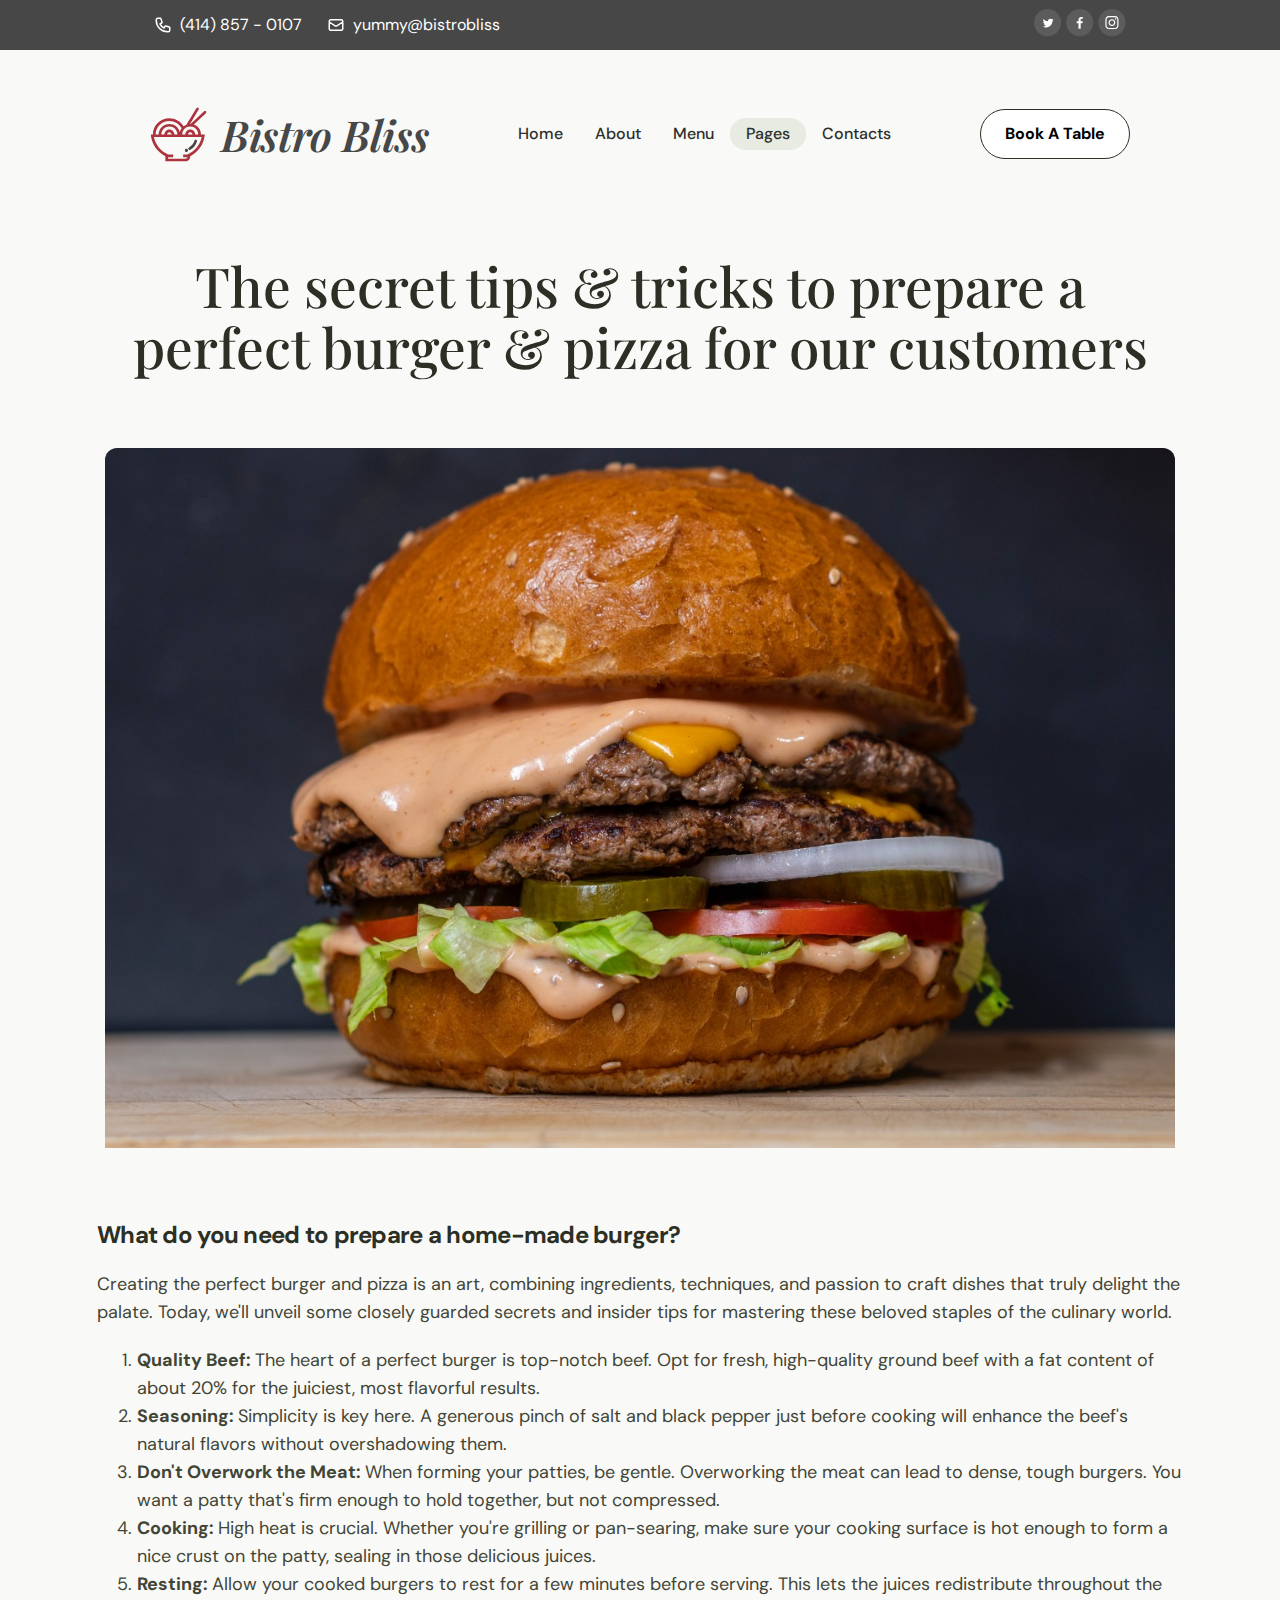
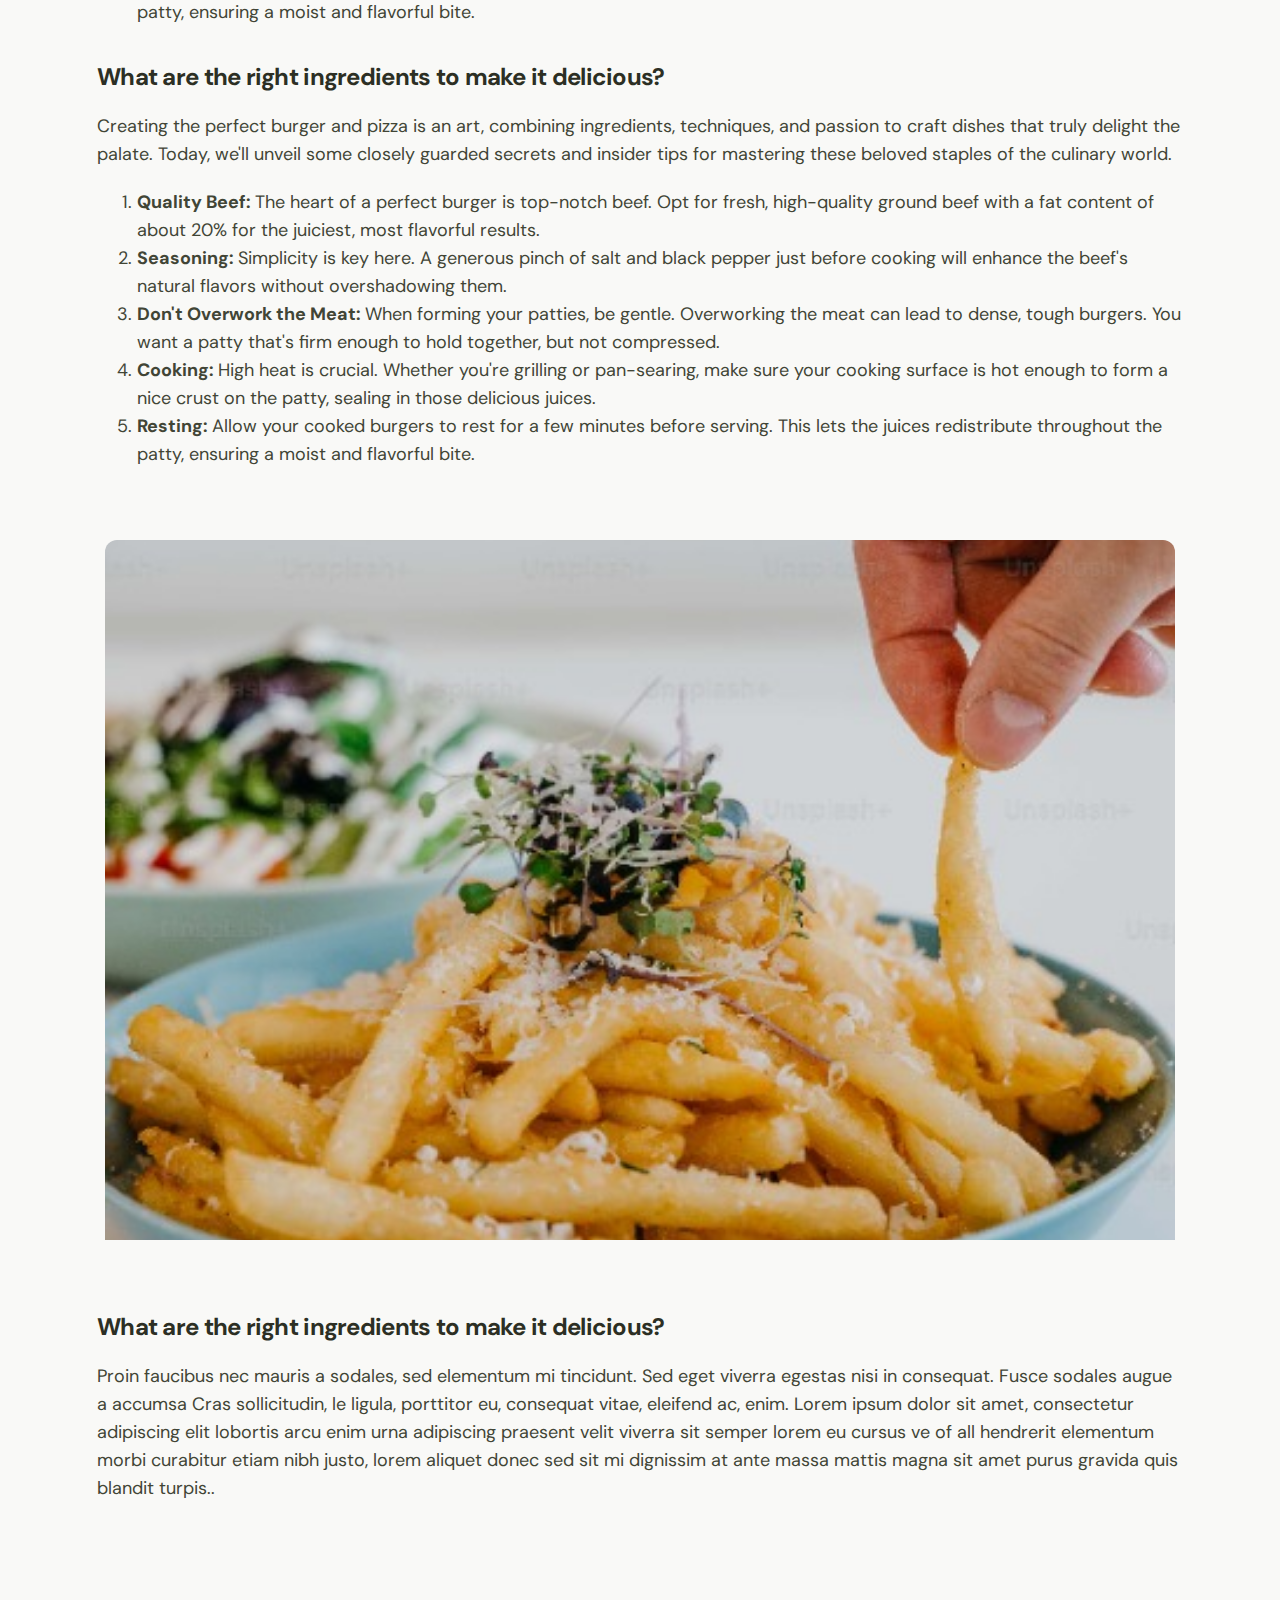
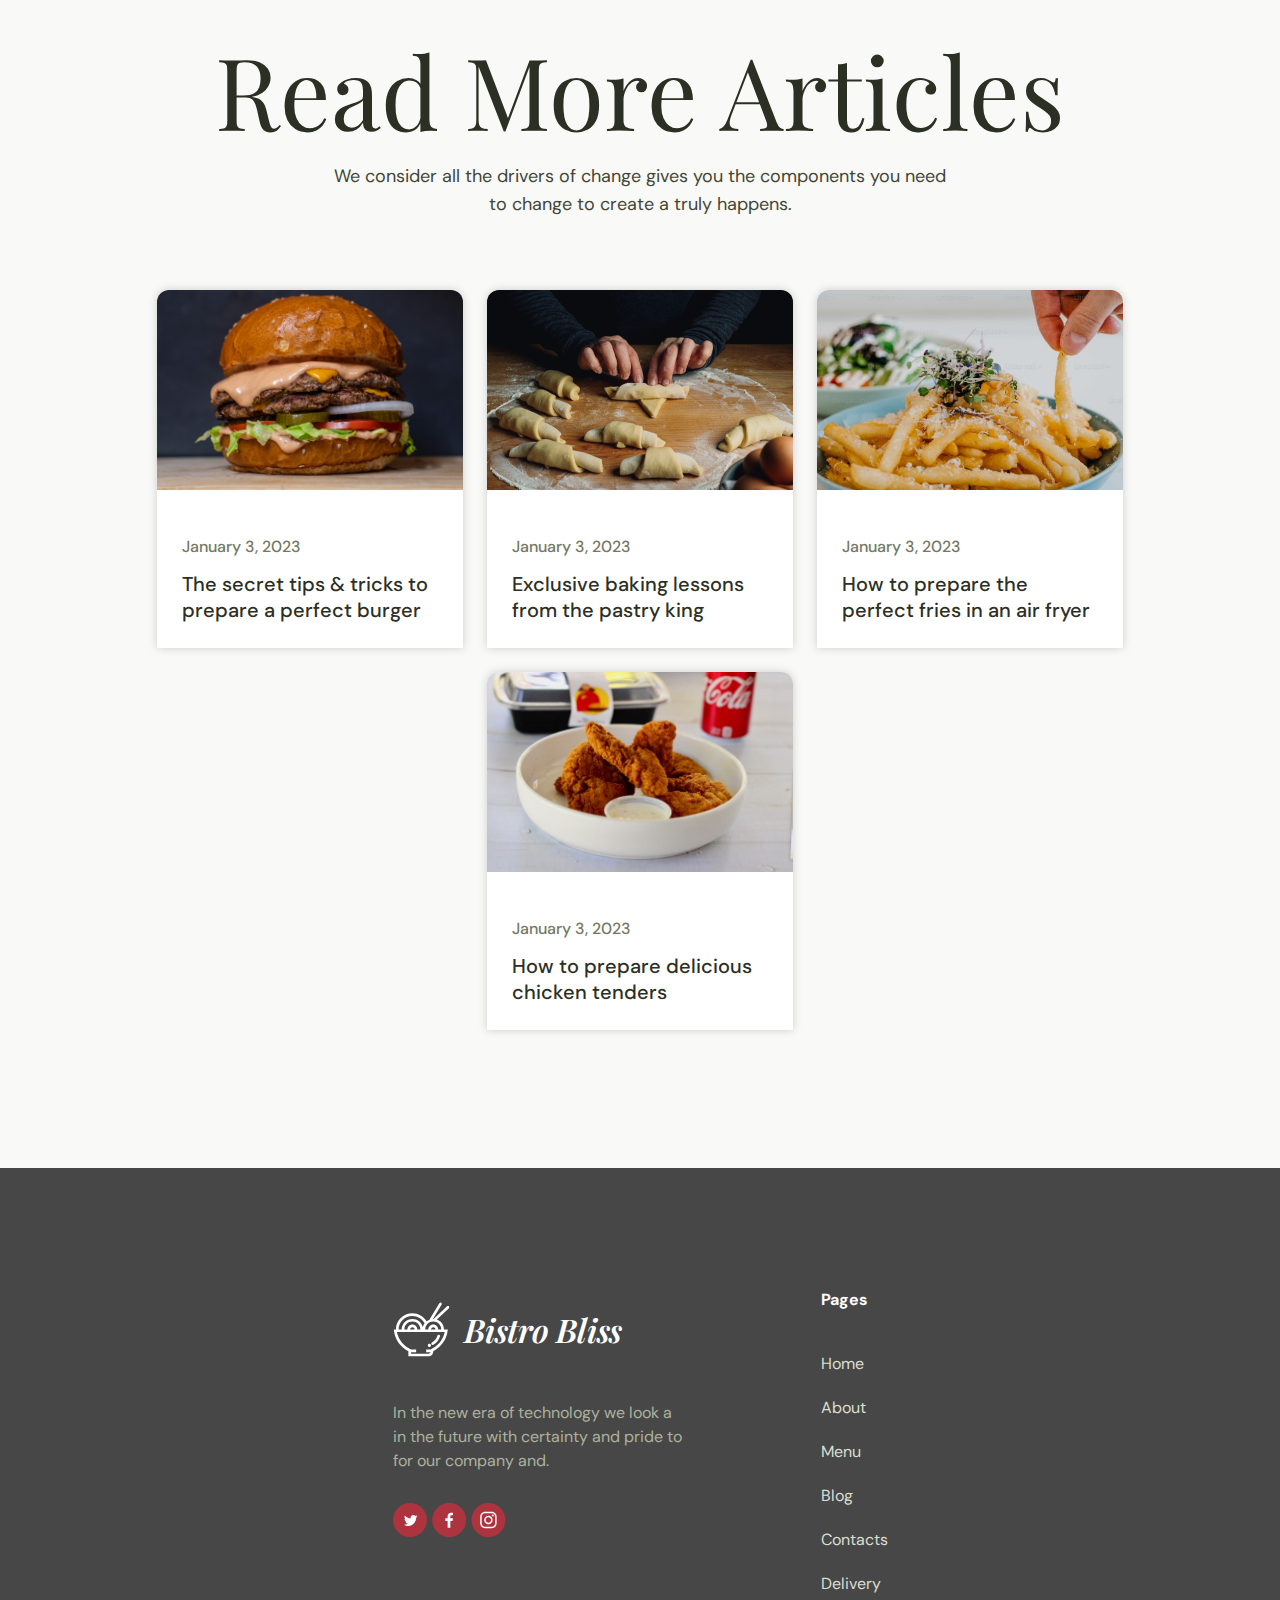
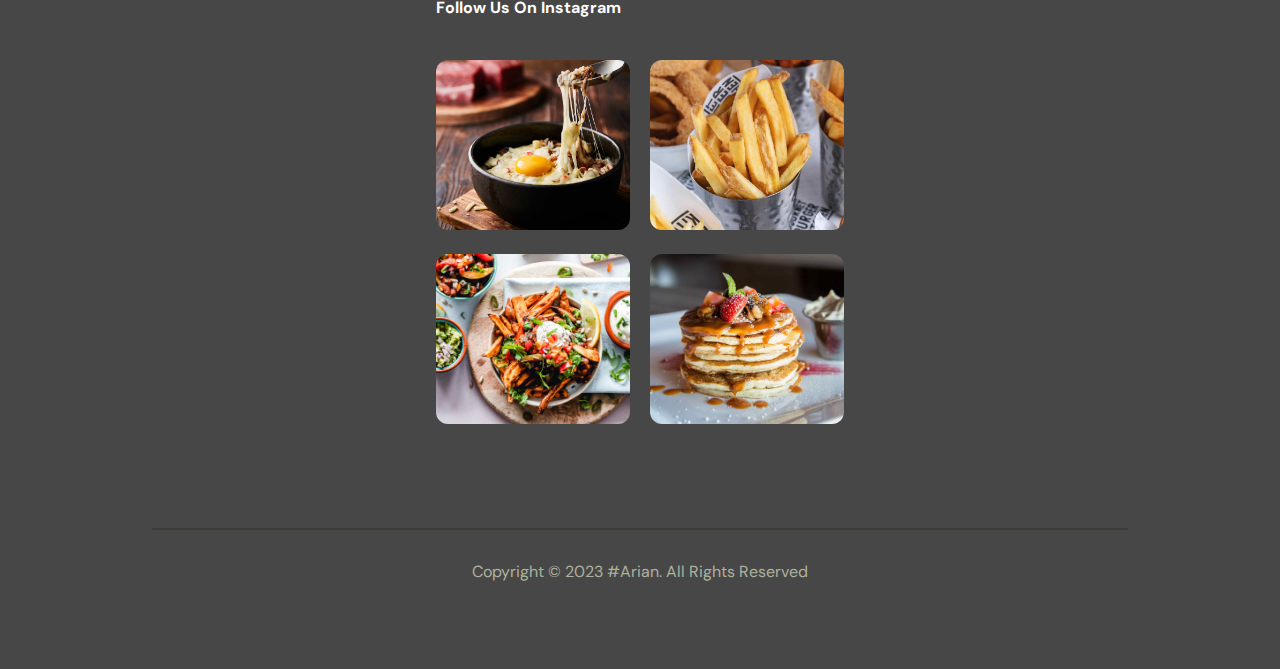
<file: blog-details.html>
<!DOCTYPE html>
<html lang="en">
<head>
  <meta charset="UTF-8">
  <meta name="viewport" content="width=device-width, initial-scale=1.0">
  <title>BistroBliss</title>
  <link rel="preconnect" href="https://fonts.googleapis.com">
  <link rel="preconnect" href="https://fonts.gstatic.com" crossorigin>
  <link href="https://fonts.googleapis.com/css2?family=DM+Sans:ital,opsz,wght@0,9..40,100;0,9..40,200;0,9..40,300;0,9..40,400;0,9..40,500;0,9..40,600;0,9..40,700;0,9..40,800;0,9..40,900;0,9..40,1000;1,9..40,100;1,9..40,200;1,9..40,300;1,9..40,400;1,9..40,500;1,9..40,600;1,9..40,700;1,9..40,800;1,9..40,900;1,9..40,1000&family=Playfair+Display:ital,wght@0,400;0,500;0,600;0,700;0,800;0,900;1,400;1,500;1,600;1,700;1,800;1,900&display=swap" rel="stylesheet">
  <link rel="stylesheet" href="https://cdnjs.cloudflare.com/ajax/libs/font-awesome/6.4.2/css/all.min.css" integrity="sha512-z3gLpd7yknf1YoNbCzqRKc4qyor8gaKU1qmn+CShxbuBusANI9QpRohGBreCFkKxLhei6S9CQXFEbbKuqLg0DA==" crossorigin="anonymous" referrerpolicy="no-referrer" />
  <link rel="stylesheet" href="styles/general.css">
  <link rel="stylesheet" href="styles/header.css">
  <link rel="stylesheet" href="styles/footer.css">
  <link rel="stylesheet" href="styles/pages/blog-details.css">
</head>
<body>
  <header>
    <div class="header-container">
      <div class="top-header">
        <div class="top-header-contacts">
          <li>
            <svg xmlns="http://www.w3.org/2000/svg" width="18" height="18" viewBox="0 0 18 18" fill="none">
            <path d="M2.25 3.75C2.25 2.92157 2.92157 2.25 3.75 2.25H6.20943C6.53225 2.25 6.81886 2.45657 6.92094 2.76283L8.0443 6.13291C8.16233 6.48699 8.00203 6.87398 7.6682 7.0409L5.97525 7.88737C6.80194 9.72091 8.27909 11.1981 10.1126 12.0247L10.9591 10.3318C11.126 9.99796 11.513 9.83767 11.8671 9.9557L15.2372 11.0791C15.5434 11.1811 15.75 11.4677 15.75 11.7906V14.25C15.75 15.0784 15.0784 15.75 14.25 15.75H13.5C7.2868 15.75 2.25 10.7132 2.25 4.5V3.75Z" stroke="white" stroke-width="1.5" stroke-linecap="round" stroke-linejoin="round"/>
            </svg>
            <a href="tel:+4148570107">(414) 857 - 0107</a>
          </li>
          <li>
            <svg xmlns="http://www.w3.org/2000/svg" width="18" height="18" viewBox="0 0 18 18" fill="none">
            <path d="M2.25 6L8.16795 9.9453C8.6718 10.2812 9.3282 10.2812 9.83205 9.9453L15.75 6M3.75 14.25H14.25C15.0784 14.25 15.75 13.5784 15.75 12.75V5.25C15.75 4.42157 15.0784 3.75 14.25 3.75H3.75C2.92157 3.75 2.25 4.42157 2.25 5.25V12.75C2.25 13.5784 2.92157 14.25 3.75 14.25Z" stroke="white" stroke-width="1.5" stroke-linecap="round" stroke-linejoin="round"/>
            </svg>
            <a href="mailto:yummy@bistrobliss">yummy@bistrobliss</a>
          </li>
        </div>
        <div class="top-header-social">
          <a href="https://twitter.com/">
            <svg xmlns="http://www.w3.org/2000/svg" width="28" height="28" viewBox="0 0 28 28" fill="none">
              <circle cx="13.5855" cy="13.5855" r="13.5855" fill="#F9F9F7" fill-opacity="0.12"/>
              <path d="M19.6009 10.6613C19.1943 10.842 18.7651 10.955 18.3133 11.0228C18.7651 10.7517 19.1265 10.3225 19.2847 9.8029C18.8555 10.0514 18.3811 10.2321 17.8615 10.3451C17.4549 9.91585 16.8676 9.64478 16.235 9.64478C15.0152 9.64478 14.0212 10.6387 14.0212 11.8586C14.0212 12.0393 14.0438 12.1974 14.089 12.3556C12.2592 12.2652 10.6102 11.3842 9.50328 10.0288C9.32256 10.3676 9.20961 10.7291 9.20961 11.1357C9.20961 11.9038 9.59364 12.5815 10.2036 12.9881C9.84212 12.9655 9.50328 12.8751 9.18702 12.717V12.7396C9.18702 13.8239 9.95507 14.7275 10.9716 14.9308C10.7909 14.976 10.5876 14.9986 10.3843 14.9986C10.2487 14.9986 10.0906 14.976 9.95507 14.9534C10.2487 15.8344 11.062 16.4895 12.0333 16.4895C11.2653 17.0768 10.3165 17.4383 9.27738 17.4383C9.09666 17.4383 8.91594 17.4383 8.75781 17.4157C9.75177 18.0482 10.9038 18.4096 12.1689 18.4096C16.2576 18.4096 18.494 15.0212 18.494 12.0845C18.494 11.9941 18.494 11.8812 18.494 11.7908C18.9232 11.4971 19.3073 11.1131 19.6009 10.6613Z" fill="white"/>
            </svg>
          </a>
          <a href="https://facebook.com/">
            <svg xmlns="http://www.w3.org/2000/svg" width="28" height="28" viewBox="0 0 28 28" fill="none">
              <circle cx="13.7564" cy="13.5855" r="13.5855" fill="#F9F9F7" fill-opacity="0.12"/>
              <path d="M12.5011 19.7065V14.3174H10.6875V12.2172H12.5011V10.6683C12.5011 8.87084 13.5989 7.89209 15.2023 7.89209C15.9704 7.89209 16.6305 7.94927 16.8229 7.97483V9.85328L15.7108 9.85379C14.8388 9.85379 14.6699 10.2682 14.6699 10.8763V12.2172H16.7497L16.4789 14.3174H14.6699V19.7065H12.5011Z" fill="white"/>
            </svg>
          </a>
          <a href="https://instagram.com">
            <svg xmlns="http://www.w3.org/2000/svg" width="28" height="28" viewBox="0 0 28 28" fill="none">
              <circle cx="13.9278" cy="13.5855" r="13.5855" fill="#F9F9F7" fill-opacity="0.12"/>
              <path d="M13.9296 8.20062C15.6848 8.20062 15.8926 8.20719 16.586 8.23881C17.0029 8.24391 17.4158 8.32046 17.8068 8.46513C18.0904 8.57449 18.3479 8.742 18.5628 8.9569C18.7777 9.1718 18.9452 9.42932 19.0545 9.71287C19.1992 10.1039 19.2758 10.5168 19.2809 10.9337C19.3122 11.6271 19.319 11.8349 19.319 13.5901C19.319 15.3452 19.3125 15.5531 19.2809 16.2464C19.2758 16.6633 19.1992 17.0763 19.0545 17.4673C18.9452 17.7508 18.7777 18.0083 18.5628 18.2232C18.3479 18.4381 18.0904 18.6056 17.8068 18.715C17.4158 18.8597 17.0029 18.9362 16.586 18.9413C15.8929 18.9726 15.6851 18.9795 13.9296 18.9795C12.1741 18.9795 11.9663 18.9729 11.2732 18.9413C10.8563 18.9362 10.4434 18.8597 10.0524 18.715C9.76885 18.6056 9.51133 18.4381 9.29643 18.2232C9.08154 18.0083 8.91402 17.7508 8.80466 17.4673C8.65999 17.0763 8.58344 16.6633 8.57834 16.2464C8.54704 15.5531 8.54015 15.3452 8.54015 13.5901C8.54015 11.8349 8.54673 11.6271 8.57834 10.9337C8.58344 10.5168 8.65999 10.1039 8.80466 9.71287C8.91402 9.42932 9.08154 9.1718 9.29643 8.9569C9.51133 8.742 9.76885 8.57449 10.0524 8.46513C10.4434 8.32046 10.8563 8.24391 11.2732 8.23881C11.9666 8.20751 12.1744 8.20062 13.9296 8.20062ZM13.9296 7.01611C12.1453 7.01611 11.9206 7.02363 11.2194 7.05556C10.6738 7.06641 10.134 7.16971 9.62292 7.36107C9.18452 7.52625 8.78744 7.78509 8.45939 8.11955C8.12463 8.44772 7.86557 8.84503 7.70029 9.28371C7.50893 9.79476 7.40562 10.3346 7.39477 10.8802C7.36347 11.5807 7.35596 11.8055 7.35596 13.5898C7.35596 15.374 7.36347 15.5988 7.3954 16.3C7.40625 16.8456 7.50956 17.3854 7.70092 17.8964C7.86601 18.3351 8.12486 18.7324 8.45939 19.0606C8.78762 19.3951 9.18493 19.654 9.62355 19.8191C10.1346 20.0104 10.6744 20.1137 11.22 20.1246C11.9212 20.1559 12.145 20.164 13.9302 20.164C15.7154 20.164 15.9393 20.1565 16.6404 20.1246C17.186 20.1137 17.7258 20.0104 18.2369 19.8191C18.6734 19.6498 19.0699 19.3914 19.4008 19.0602C19.7318 18.7291 19.99 18.3325 20.1589 17.8958C20.3503 17.3848 20.4536 16.8449 20.4644 16.2993C20.4957 15.5988 20.5032 15.374 20.5032 13.5898C20.5032 11.8055 20.4957 11.5807 20.4638 10.8795C20.4529 10.3339 20.3496 9.79413 20.1583 9.28308C19.9932 8.84446 19.7343 8.44715 19.3998 8.11892C19.0716 7.78439 18.6743 7.52554 18.2356 7.36045C17.7246 7.16909 17.1848 7.06578 16.6392 7.05493C15.9386 7.02363 15.7139 7.01611 13.9296 7.01611Z" fill="white"/>
              <path d="M13.928 10.2178C13.2603 10.2178 12.6077 10.4158 12.0525 10.7867C11.4974 11.1576 11.0647 11.6848 10.8092 12.3017C10.5537 12.9185 10.4869 13.5972 10.6171 14.2521C10.7474 14.9069 11.0689 15.5084 11.541 15.9805C12.0131 16.4526 12.6146 16.7741 13.2694 16.9044C13.9242 17.0346 14.603 16.9678 15.2198 16.7123C15.8366 16.4568 16.3638 16.0241 16.7348 15.4689C17.1057 14.9138 17.3037 14.2611 17.3037 13.5935C17.3037 12.6982 16.948 11.8396 16.315 11.2065C15.6819 10.5734 14.8233 10.2178 13.928 10.2178ZM13.928 15.7847C13.4946 15.7847 13.0709 15.6562 12.7106 15.4154C12.3503 15.1746 12.0694 14.8324 11.9036 14.432C11.7377 14.0316 11.6943 13.5911 11.7789 13.166C11.8634 12.741 12.0721 12.3505 12.3785 12.0441C12.685 11.7376 13.0754 11.5289 13.5005 11.4444C13.9255 11.3598 14.3661 11.4032 14.7665 11.5691C15.1669 11.7349 15.5091 12.0158 15.7499 12.3761C15.9907 12.7365 16.1192 13.1601 16.1192 13.5935C16.1192 14.1746 15.8883 14.732 15.4774 15.1429C15.0665 15.5538 14.5091 15.7847 13.928 15.7847Z" fill="white"/>
              <path d="M17.4485 10.8711C17.8842 10.8711 18.2373 10.518 18.2373 10.0823C18.2373 9.64663 17.8842 9.29346 17.4485 9.29346C17.0128 9.29346 16.6597 9.64663 16.6597 10.0823C16.6597 10.518 17.0128 10.8711 17.4485 10.8711Z" fill="white"/>
            </svg>
          </a>
        </div>
      </div>
      <div class="bot-header">
        <div class="logo">
          <svg xmlns="http://www.w3.org/2000/svg" width="57" height="55" viewBox="0 0 57 55" fill="none">
            <g clip-path="url(#clip0_8_1982)">
            <path d="M48.1694 0.803952C47.8608 0.62592 47.493 0.57519 47.1464 0.662861C46.7999 0.750533 46.5028 0.969467 46.3202 1.27175L36.6488 17.3632C36.5992 17.4466 36.5592 17.5352 36.5294 17.6273C35.4473 18.0213 34.4373 18.5849 33.5386 19.296C30.6082 14.4065 25.2389 11.3277 19.3731 11.3277C10.322 11.3277 2.95955 18.5484 2.93432 27.4318H0.800781L0.99155 28.9241C2.1017 37.5971 7.54786 45.1726 15.3786 49.1616V54.2827H35.5842C38.1454 54.2827 40.2291 52.2344 40.2291 49.7183V49.1623C48.0623 45.1714 53.506 37.5959 54.6186 28.9241L54.8094 27.4306H50.9565C50.9386 22.8964 47.978 19.0416 43.8599 17.5862L55.9263 6.18186C56.4629 5.67478 56.4802 4.83467 55.962 4.30763C55.8392 4.18216 55.6925 4.08167 55.5302 4.0119C55.3678 3.94214 55.1931 3.90447 55.0159 3.90104C54.8388 3.89762 54.6627 3.92851 54.4977 3.99195C54.3327 4.05539 54.182 4.15013 54.0543 4.27077L40.6131 16.9764C40.4925 16.9715 40.3725 16.9582 40.25 16.9582C40.1725 16.9582 40.098 16.9691 40.0217 16.9703L48.6457 2.62016C48.7359 2.47019 48.7951 2.30425 48.8199 2.13181C48.8448 1.95937 48.8348 1.78381 48.7906 1.61516C48.7464 1.4465 48.6687 1.28806 48.5621 1.14887C48.4556 1.00968 48.3221 0.892478 48.1694 0.803952ZM19.3725 13.9804C24.5399 13.9804 29.25 16.8374 31.5928 21.3135C30.7387 22.4673 30.1331 23.78 29.8131 25.1714C28.7392 20.4764 24.4697 16.957 19.3725 16.957C13.4851 16.957 8.69555 21.652 8.67032 27.4312H5.63524C5.65986 20.011 11.8112 13.9804 19.3725 13.9804ZM19.3725 22.5936C16.6463 22.5936 14.4279 24.7604 14.4026 27.4312H11.3719C11.3971 23.1146 14.9743 19.6103 19.3725 19.6103C23.7719 19.6103 27.3528 23.1146 27.3755 27.4312H24.3411C24.3171 24.7604 22.0986 22.5936 19.3725 22.5936ZM21.6383 27.4318H17.1066C17.1187 26.8488 17.3627 26.2936 17.7865 25.8851C18.2102 25.4766 18.78 25.2473 19.3737 25.2463C19.9672 25.2475 20.5366 25.4769 20.9599 25.8854C21.3832 26.2939 21.6267 26.8491 21.6383 27.4318ZM51.6974 30.0845C50.1965 37.793 44.874 44.3646 37.4974 47.5123H33.1743V50.1656H37.4685C37.3674 50.5819 37.1266 50.9526 36.7849 51.2183C36.4433 51.4839 36.0205 51.6289 35.5848 51.63H18.0802V50.1656H23.1442V47.5123H18.1128C10.7362 44.3664 5.41309 37.793 3.91094 30.0845H51.6974ZM37.9848 27.4318C37.9967 26.849 38.2404 26.294 38.6638 25.8855C39.0872 25.4771 39.6565 25.2476 40.25 25.2463C40.844 25.2468 41.4142 25.4759 41.8382 25.8845C42.2623 26.293 42.5064 26.8485 42.5183 27.4318H37.9848ZM40.25 19.6109C44.6512 19.6109 48.2334 23.1152 48.2568 27.4318H45.2205C45.1959 24.761 42.9768 22.5942 40.25 22.5942C37.5239 22.5942 35.3072 24.761 35.2826 27.4318H32.2494C32.274 23.1152 35.8512 19.6109 40.25 19.6109Z" fill="#AD343E"/>
            <path d="M39.6741 42.9139C39.8901 42.9139 40.1086 42.8637 40.3098 42.7568C41.9591 41.8897 43.4065 40.6947 44.5598 39.248C45.7131 37.8012 46.5469 36.1345 47.0082 34.3539C47.0524 34.1848 47.0622 34.0088 47.037 33.8361C47.0118 33.6633 46.9522 33.4971 46.8614 33.347C46.7707 33.1969 46.6507 33.0659 46.5083 32.9615C46.3659 32.8571 46.2039 32.7813 46.0316 32.7385C45.8593 32.6957 45.6801 32.6867 45.5043 32.7121C45.3285 32.7374 45.1595 32.7967 45.007 32.8863C44.8545 32.976 44.7215 33.0943 44.6157 33.2346C44.5099 33.3748 44.4334 33.5342 44.3904 33.7035C44.0221 35.1266 43.356 36.4588 42.4345 37.6151C41.5131 38.7714 40.3565 39.7265 39.0384 40.4196C38.7726 40.5585 38.5618 40.7808 38.4395 41.051C38.3172 41.3213 38.2905 41.6239 38.3636 41.9108C38.4367 42.1976 38.6054 42.4522 38.8429 42.634C39.0804 42.8158 39.373 42.9143 39.6741 42.9139Z" fill="#474747"/>
            <path d="M36.4059 45.0064C37.2903 45.0064 38.0072 44.3023 38.0072 43.4337C38.0072 42.5652 37.2903 41.8611 36.4059 41.8611C35.5216 41.8611 34.8047 42.5652 34.8047 43.4337C34.8047 44.3023 35.5216 45.0064 36.4059 45.0064Z" fill="#474747"/>
            </g>
            <defs>
            <clipPath id="clip0_8_1982">
            <rect width="56" height="55" fill="white" transform="translate(0.5)"/>
            </clipPath>
            </defs>
          </svg>
          <a href="index.html" draggable="false"><h1>Bistro Bliss</h1></a>
        </div>
        <nav class="navbar-header">
          <a href="index.html"><li>Home</li></a>
          <a href="about.html"><li>About</li></a>
          <a href="menu.html"><li>Menu</li></a>
          <a href="pages.html"><li class="active">Pages</li></a>
          <a href="contatcs.html"><li>Contacts</li></a>
        </nav>
        <a href="bookatable.html"><button class="navbar-button">Book A Table</button></a>
        <div class="toggle-btn">
          <i class="fa-solid fa-bars"></i>
        </div>
        <div class="drop-down-header">
          <li><a href="index.html">Home</a></li>
          <li><a href="about.html">About</a></li>
          <li><a href="menu.html">Menu</a></li>
          <li class="active-drop-down"><a href="pages.html">Pages</a></li>
          <li><a href="contatcs.html">Contacts</a></li>
          <a href="bookatable.html"><button>Book A Table</button></a>
        </div>
      </div>
    </div>
  </header>
  <main>
    <div class="blog-details">
      <div class="title">
        <h2>The secret tips & tricks to prepare a perfect burger & pizza for our customers</h2>
      </div>
      <img src="images/blog/burger.jpeg">
      <div class="text">
        <div class="text-1">
          <h3>What do you need to prepare a home-made burger?</h3>
          <p>Creating the perfect burger and pizza is an art, combining ingredients, techniques, and passion to craft dishes that truly delight the palate. Today, we'll unveil some closely guarded secrets and insider tips for mastering these beloved staples of the culinary world.</p>
          <ol>
            <li><span>Quality Beef: </span>The heart of a perfect burger is top-notch beef. Opt for fresh, high-quality ground beef with a fat content of about 20% for the juiciest, most flavorful results.</li>
            <li><span>Seasoning: </span>Simplicity is key here. A generous pinch of salt and black pepper just before cooking will enhance the beef's natural flavors without overshadowing them.</li>
            <li><span>Don't Overwork the Meat: </span>When forming your patties, be gentle. Overworking the meat can lead to dense, tough burgers. You want a patty that's firm enough to hold together, but not compressed.</li>
            <li><span>Cooking: </span>High heat is crucial. Whether you're grilling or pan-searing, make sure your cooking surface is hot enough to form a nice crust on the patty, sealing in those delicious juices.</li>
            <li><span>Resting: </span>Allow your cooked burgers to rest for a few minutes before serving. This lets the juices redistribute throughout the patty, ensuring a moist and flavorful bite.</li>
          </ol>
        </div>
        <div class="text-1">
          <h3>What are the right ingredients to make it delicious?</h3>
          <p>Creating the perfect burger and pizza is an art, combining ingredients, techniques, and passion to craft dishes that truly delight the palate. Today, we'll unveil some closely guarded secrets and insider tips for mastering these beloved staples of the culinary world.</p>
          <ol>
            <li><span>Quality Beef: </span>The heart of a perfect burger is top-notch beef. Opt for fresh, high-quality ground beef with a fat content of about 20% for the juiciest, most flavorful results.</li>
            <li><span>Seasoning: </span>Simplicity is key here. A generous pinch of salt and black pepper just before cooking will enhance the beef's natural flavors without overshadowing them.</li>
            <li><span>Don't Overwork the Meat: </span>When forming your patties, be gentle. Overworking the meat can lead to dense, tough burgers. You want a patty that's firm enough to hold together, but not compressed.</li>
            <li><span>Cooking: </span>High heat is crucial. Whether you're grilling or pan-searing, make sure your cooking surface is hot enough to form a nice crust on the patty, sealing in those delicious juices.</li>
            <li><span>Resting: </span>Allow your cooked burgers to rest for a few minutes before serving. This lets the juices redistribute throughout the patty, ensuring a moist and flavorful bite.</li>
          </ol>
        </div>
      </div>
      <img src="images/blog/french.jpeg">
      <div class="text-1">
        <h3>What are the right ingredients to make it delicious?</h3>
        <p>Proin faucibus nec mauris a sodales, sed elementum mi tincidunt. Sed eget viverra egestas nisi in consequat. Fusce sodales augue a accumsa Cras sollicitudin, le ligula, porttitor eu, consequat vitae, eleifend ac, enim. Lorem ipsum dolor sit amet, consectetur adipiscing elit lobortis arcu enim urna adipiscing praesent velit viverra sit semper lorem eu cursus ve of all hendrerit elementum morbi curabitur etiam nibh justo, lorem aliquet donec sed sit mi dignissim at ante massa mattis magna sit amet purus gravida quis blandit turpis..</p>
      </div>
      <div class="read-more">
        <div class="title-read-more">
          <h2>Read More Articles</h2>
          <p>We consider all the drivers of change gives you the components you need to change to create a truly happens.</p>
        </div>
        <div class="cards">
          <div class="cards-content">
            <div class="cards-content-photo" onclick="redirectToBlogDet()">
              <img src="images/blog/burger.jpeg">
            </div>
            <div class="cards-content-text">
              <p>January 3, 2023</p>
              <p onclick="redirectToBlogDet()">The secret tips & tricks to prepare a perfect burger</p>
            </div>
          </div>
          <div class="cards-content">
            <div class="cards-content-photo">
              <img src="images/blog/roll pasta.png">
            </div>
            <div class="cards-content-text">
              <p>January 3, 2023</p>
              <p>Exclusive baking lessons from the pastry king</p>
            </div>
          </div>
          <div class="cards-content">
            <div class="cards-content-photo">
              <img src="images/blog/french.jpeg">
            </div>
            <div class="cards-content-text">
              <p>January 3, 2023</p>
              <p>How to prepare the perfect fries in an air fryer</p>
            </div>
          </div>
          <div class="cards-content">
            <div class="cards-content-photo">
              <img src="images/blog/tenders.jpeg">
            </div>
            <div class="cards-content-text">
              <p>January 3, 2023</p>
              <p>How to prepare delicious chicken tenders</p>
            </div>
          </div>
      </div>
    </div>
  </main>
  <footer>
    <div class="footer">
      <div class="footer-top">
        <div class="footer-top-col1">
          <div class="footer-top-col1-logo">
            <svg xmlns="http://www.w3.org/2000/svg" width="57" height="55" viewBox="0 0 57 55" fill="none">
              <g clip-path="url(#clip0_8_1982)">
              <path d="M48.1694 0.803952C47.8608 0.62592 47.493 0.57519 47.1464 0.662861C46.7999 0.750533 46.5028 0.969467 46.3202 1.27175L36.6488 17.3632C36.5992 17.4466 36.5592 17.5352 36.5294 17.6273C35.4473 18.0213 34.4373 18.5849 33.5386 19.296C30.6082 14.4065 25.2389 11.3277 19.3731 11.3277C10.322 11.3277 2.95955 18.5484 2.93432 27.4318H0.800781L0.99155 28.9241C2.1017 37.5971 7.54786 45.1726 15.3786 49.1616V54.2827H35.5842C38.1454 54.2827 40.2291 52.2344 40.2291 49.7183V49.1623C48.0623 45.1714 53.506 37.5959 54.6186 28.9241L54.8094 27.4306H50.9565C50.9386 22.8964 47.978 19.0416 43.8599 17.5862L55.9263 6.18186C56.4629 5.67478 56.4802 4.83467 55.962 4.30763C55.8392 4.18216 55.6925 4.08167 55.5302 4.0119C55.3678 3.94214 55.1931 3.90447 55.0159 3.90104C54.8388 3.89762 54.6627 3.92851 54.4977 3.99195C54.3327 4.05539 54.182 4.15013 54.0543 4.27077L40.6131 16.9764C40.4925 16.9715 40.3725 16.9582 40.25 16.9582C40.1725 16.9582 40.098 16.9691 40.0217 16.9703L48.6457 2.62016C48.7359 2.47019 48.7951 2.30425 48.8199 2.13181C48.8448 1.95937 48.8348 1.78381 48.7906 1.61516C48.7464 1.4465 48.6687 1.28806 48.5621 1.14887C48.4556 1.00968 48.3221 0.892478 48.1694 0.803952ZM19.3725 13.9804C24.5399 13.9804 29.25 16.8374 31.5928 21.3135C30.7387 22.4673 30.1331 23.78 29.8131 25.1714C28.7392 20.4764 24.4697 16.957 19.3725 16.957C13.4851 16.957 8.69555 21.652 8.67032 27.4312H5.63524C5.65986 20.011 11.8112 13.9804 19.3725 13.9804ZM19.3725 22.5936C16.6463 22.5936 14.4279 24.7604 14.4026 27.4312H11.3719C11.3971 23.1146 14.9743 19.6103 19.3725 19.6103C23.7719 19.6103 27.3528 23.1146 27.3755 27.4312H24.3411C24.3171 24.7604 22.0986 22.5936 19.3725 22.5936ZM21.6383 27.4318H17.1066C17.1187 26.8488 17.3627 26.2936 17.7865 25.8851C18.2102 25.4766 18.78 25.2473 19.3737 25.2463C19.9672 25.2475 20.5366 25.4769 20.9599 25.8854C21.3832 26.2939 21.6267 26.8491 21.6383 27.4318ZM51.6974 30.0845C50.1965 37.793 44.874 44.3646 37.4974 47.5123H33.1743V50.1656H37.4685C37.3674 50.5819 37.1266 50.9526 36.7849 51.2183C36.4433 51.4839 36.0205 51.6289 35.5848 51.63H18.0802V50.1656H23.1442V47.5123H18.1128C10.7362 44.3664 5.41309 37.793 3.91094 30.0845H51.6974ZM37.9848 27.4318C37.9967 26.849 38.2404 26.294 38.6638 25.8855C39.0872 25.4771 39.6565 25.2476 40.25 25.2463C40.844 25.2468 41.4142 25.4759 41.8382 25.8845C42.2623 26.293 42.5064 26.8485 42.5183 27.4318H37.9848ZM40.25 19.6109C44.6512 19.6109 48.2334 23.1152 48.2568 27.4318H45.2205C45.1959 24.761 42.9768 22.5942 40.25 22.5942C37.5239 22.5942 35.3072 24.761 35.2826 27.4318H32.2494C32.274 23.1152 35.8512 19.6109 40.25 19.6109Z" fill="#AD343E"/>
              <path d="M39.6741 42.9139C39.8901 42.9139 40.1086 42.8637 40.3098 42.7568C41.9591 41.8897 43.4065 40.6947 44.5598 39.248C45.7131 37.8012 46.5469 36.1345 47.0082 34.3539C47.0524 34.1848 47.0622 34.0088 47.037 33.8361C47.0118 33.6633 46.9522 33.4971 46.8614 33.347C46.7707 33.1969 46.6507 33.0659 46.5083 32.9615C46.3659 32.8571 46.2039 32.7813 46.0316 32.7385C45.8593 32.6957 45.6801 32.6867 45.5043 32.7121C45.3285 32.7374 45.1595 32.7967 45.007 32.8863C44.8545 32.976 44.7215 33.0943 44.6157 33.2346C44.5099 33.3748 44.4334 33.5342 44.3904 33.7035C44.0221 35.1266 43.356 36.4588 42.4345 37.6151C41.5131 38.7714 40.3565 39.7265 39.0384 40.4196C38.7726 40.5585 38.5618 40.7808 38.4395 41.051C38.3172 41.3213 38.2905 41.6239 38.3636 41.9108C38.4367 42.1976 38.6054 42.4522 38.8429 42.634C39.0804 42.8158 39.373 42.9143 39.6741 42.9139Z" fill="#474747"/>
              <path d="M36.4059 45.0064C37.2903 45.0064 38.0072 44.3023 38.0072 43.4337C38.0072 42.5652 37.2903 41.8611 36.4059 41.8611C35.5216 41.8611 34.8047 42.5652 34.8047 43.4337C34.8047 44.3023 35.5216 45.0064 36.4059 45.0064Z" fill="#474747"/>
              </g>
              <defs>
              <clipPath id="clip0_8_1982">
              <rect width="56" height="55" fill="white" transform="translate(0.5)"/>
              </clipPath>
              </defs>
            </svg>
            <a href="index.html" draggable="false"><h2>Bistro Bliss</h2></a>
          </div>
          <p>In the new era of technology we look a in the future with certainty and pride to for our company and.</p>
          <div class="footer-top-col1-social">
            <a href="https://twitter.com/">
              <svg xmlns="http://www.w3.org/2000/svg" width="28" height="28" viewBox="0 0 28 28" fill="none">
                <circle cx="13.5855" cy="13.5855" r="13.5855" fill="#F9F9F7" fill-opacity="0.12"/>
                <path d="M19.6009 10.6613C19.1943 10.842 18.7651 10.955 18.3133 11.0228C18.7651 10.7517 19.1265 10.3225 19.2847 9.8029C18.8555 10.0514 18.3811 10.2321 17.8615 10.3451C17.4549 9.91585 16.8676 9.64478 16.235 9.64478C15.0152 9.64478 14.0212 10.6387 14.0212 11.8586C14.0212 12.0393 14.0438 12.1974 14.089 12.3556C12.2592 12.2652 10.6102 11.3842 9.50328 10.0288C9.32256 10.3676 9.20961 10.7291 9.20961 11.1357C9.20961 11.9038 9.59364 12.5815 10.2036 12.9881C9.84212 12.9655 9.50328 12.8751 9.18702 12.717V12.7396C9.18702 13.8239 9.95507 14.7275 10.9716 14.9308C10.7909 14.976 10.5876 14.9986 10.3843 14.9986C10.2487 14.9986 10.0906 14.976 9.95507 14.9534C10.2487 15.8344 11.062 16.4895 12.0333 16.4895C11.2653 17.0768 10.3165 17.4383 9.27738 17.4383C9.09666 17.4383 8.91594 17.4383 8.75781 17.4157C9.75177 18.0482 10.9038 18.4096 12.1689 18.4096C16.2576 18.4096 18.494 15.0212 18.494 12.0845C18.494 11.9941 18.494 11.8812 18.494 11.7908C18.9232 11.4971 19.3073 11.1131 19.6009 10.6613Z" fill="white"/>
              </svg>
            </a>
            <a href="https://facebook.com/">
              <svg xmlns="http://www.w3.org/2000/svg" width="28" height="28" viewBox="0 0 28 28" fill="none">
                <circle cx="13.7564" cy="13.5855" r="13.5855" fill="#F9F9F7" fill-opacity="0.12"/>
                <path d="M12.5011 19.7065V14.3174H10.6875V12.2172H12.5011V10.6683C12.5011 8.87084 13.5989 7.89209 15.2023 7.89209C15.9704 7.89209 16.6305 7.94927 16.8229 7.97483V9.85328L15.7108 9.85379C14.8388 9.85379 14.6699 10.2682 14.6699 10.8763V12.2172H16.7497L16.4789 14.3174H14.6699V19.7065H12.5011Z" fill="white"/>
              </svg>
            </a>
            <a href="https://instagram.com">
              <svg xmlns="http://www.w3.org/2000/svg" width="28" height="28" viewBox="0 0 28 28" fill="none">
                <circle cx="13.9278" cy="13.5855" r="13.5855" fill="#F9F9F7" fill-opacity="0.12"/>
                <path d="M13.9296 8.20062C15.6848 8.20062 15.8926 8.20719 16.586 8.23881C17.0029 8.24391 17.4158 8.32046 17.8068 8.46513C18.0904 8.57449 18.3479 8.742 18.5628 8.9569C18.7777 9.1718 18.9452 9.42932 19.0545 9.71287C19.1992 10.1039 19.2758 10.5168 19.2809 10.9337C19.3122 11.6271 19.319 11.8349 19.319 13.5901C19.319 15.3452 19.3125 15.5531 19.2809 16.2464C19.2758 16.6633 19.1992 17.0763 19.0545 17.4673C18.9452 17.7508 18.7777 18.0083 18.5628 18.2232C18.3479 18.4381 18.0904 18.6056 17.8068 18.715C17.4158 18.8597 17.0029 18.9362 16.586 18.9413C15.8929 18.9726 15.6851 18.9795 13.9296 18.9795C12.1741 18.9795 11.9663 18.9729 11.2732 18.9413C10.8563 18.9362 10.4434 18.8597 10.0524 18.715C9.76885 18.6056 9.51133 18.4381 9.29643 18.2232C9.08154 18.0083 8.91402 17.7508 8.80466 17.4673C8.65999 17.0763 8.58344 16.6633 8.57834 16.2464C8.54704 15.5531 8.54015 15.3452 8.54015 13.5901C8.54015 11.8349 8.54673 11.6271 8.57834 10.9337C8.58344 10.5168 8.65999 10.1039 8.80466 9.71287C8.91402 9.42932 9.08154 9.1718 9.29643 8.9569C9.51133 8.742 9.76885 8.57449 10.0524 8.46513C10.4434 8.32046 10.8563 8.24391 11.2732 8.23881C11.9666 8.20751 12.1744 8.20062 13.9296 8.20062ZM13.9296 7.01611C12.1453 7.01611 11.9206 7.02363 11.2194 7.05556C10.6738 7.06641 10.134 7.16971 9.62292 7.36107C9.18452 7.52625 8.78744 7.78509 8.45939 8.11955C8.12463 8.44772 7.86557 8.84503 7.70029 9.28371C7.50893 9.79476 7.40562 10.3346 7.39477 10.8802C7.36347 11.5807 7.35596 11.8055 7.35596 13.5898C7.35596 15.374 7.36347 15.5988 7.3954 16.3C7.40625 16.8456 7.50956 17.3854 7.70092 17.8964C7.86601 18.3351 8.12486 18.7324 8.45939 19.0606C8.78762 19.3951 9.18493 19.654 9.62355 19.8191C10.1346 20.0104 10.6744 20.1137 11.22 20.1246C11.9212 20.1559 12.145 20.164 13.9302 20.164C15.7154 20.164 15.9393 20.1565 16.6404 20.1246C17.186 20.1137 17.7258 20.0104 18.2369 19.8191C18.6734 19.6498 19.0699 19.3914 19.4008 19.0602C19.7318 18.7291 19.99 18.3325 20.1589 17.8958C20.3503 17.3848 20.4536 16.8449 20.4644 16.2993C20.4957 15.5988 20.5032 15.374 20.5032 13.5898C20.5032 11.8055 20.4957 11.5807 20.4638 10.8795C20.4529 10.3339 20.3496 9.79413 20.1583 9.28308C19.9932 8.84446 19.7343 8.44715 19.3998 8.11892C19.0716 7.78439 18.6743 7.52554 18.2356 7.36045C17.7246 7.16909 17.1848 7.06578 16.6392 7.05493C15.9386 7.02363 15.7139 7.01611 13.9296 7.01611Z" fill="white"/>
                <path d="M13.928 10.2178C13.2603 10.2178 12.6077 10.4158 12.0525 10.7867C11.4974 11.1576 11.0647 11.6848 10.8092 12.3017C10.5537 12.9185 10.4869 13.5972 10.6171 14.2521C10.7474 14.9069 11.0689 15.5084 11.541 15.9805C12.0131 16.4526 12.6146 16.7741 13.2694 16.9044C13.9242 17.0346 14.603 16.9678 15.2198 16.7123C15.8366 16.4568 16.3638 16.0241 16.7348 15.4689C17.1057 14.9138 17.3037 14.2611 17.3037 13.5935C17.3037 12.6982 16.948 11.8396 16.315 11.2065C15.6819 10.5734 14.8233 10.2178 13.928 10.2178ZM13.928 15.7847C13.4946 15.7847 13.0709 15.6562 12.7106 15.4154C12.3503 15.1746 12.0694 14.8324 11.9036 14.432C11.7377 14.0316 11.6943 13.5911 11.7789 13.166C11.8634 12.741 12.0721 12.3505 12.3785 12.0441C12.685 11.7376 13.0754 11.5289 13.5005 11.4444C13.9255 11.3598 14.3661 11.4032 14.7665 11.5691C15.1669 11.7349 15.5091 12.0158 15.7499 12.3761C15.9907 12.7365 16.1192 13.1601 16.1192 13.5935C16.1192 14.1746 15.8883 14.732 15.4774 15.1429C15.0665 15.5538 14.5091 15.7847 13.928 15.7847Z" fill="white"/>
                <path d="M17.4485 10.8711C17.8842 10.8711 18.2373 10.518 18.2373 10.0823C18.2373 9.64663 17.8842 9.29346 17.4485 9.29346C17.0128 9.29346 16.6597 9.64663 16.6597 10.0823C16.6597 10.518 17.0128 10.8711 17.4485 10.8711Z" fill="white"/>
              </svg>
            </a>
          </div>
        </div>
        <div class="footer-top-col2">
          <h4>Pages</h4>
          <ul>
            <li><a href="index.html">Home</a></li>
            <li><a href="about.html">About</a></li>
            <li><a href="menu.html">Menu</a></li>
            <li><a href="pages.html">Blog</a></li>
            <li><a href="contatcs.html">Contacts</a></li>
            <li><a href="menu.html">Delivery</a></li>
          </ul>
        </div>
        <div class="footer-top-col3">
          <h4>Follow Us On Instagram</h4>
          <div class="footer-top-col3-img">
            <a href="https://instagram.com"><img src="images/footer/footer1.jpg"></a>
            <a href="https://instagram.com"><img src="images/footer/footer2.jpg"></a>
            <a href="https://instagram.com"><img src="images/footer/footer3.jpg"></a>
            <a href="https://instagram.com"><img src="images/footer/footer4.jpg"></a>
          </div>
        </div>
      </div>
      <div class="footer-bot">
        <hr>
        <p>Copyright © 2023 #Arian. All Rights Reserved</p>
      </div>
    </div>
  </footer>
</body>
<script>
  let toggleBtn = document.querySelector('.toggle-btn');
  let toggleBtnIcon = document.querySelector('.toggle-btn i');
  let dropDownMenu = document.querySelector('.drop-down-header');
  
  toggleBtn.onclick = function() {
    dropDownMenu.classList.toggle('open')
    let isOpen = dropDownMenu.classList.contains('open')

    toggleBtnIcon.classList = isOpen
      ? 'fa-solid fa-xmark'
      : 'fa-solid fa-bars'
  }
</script>
</html>
</file>
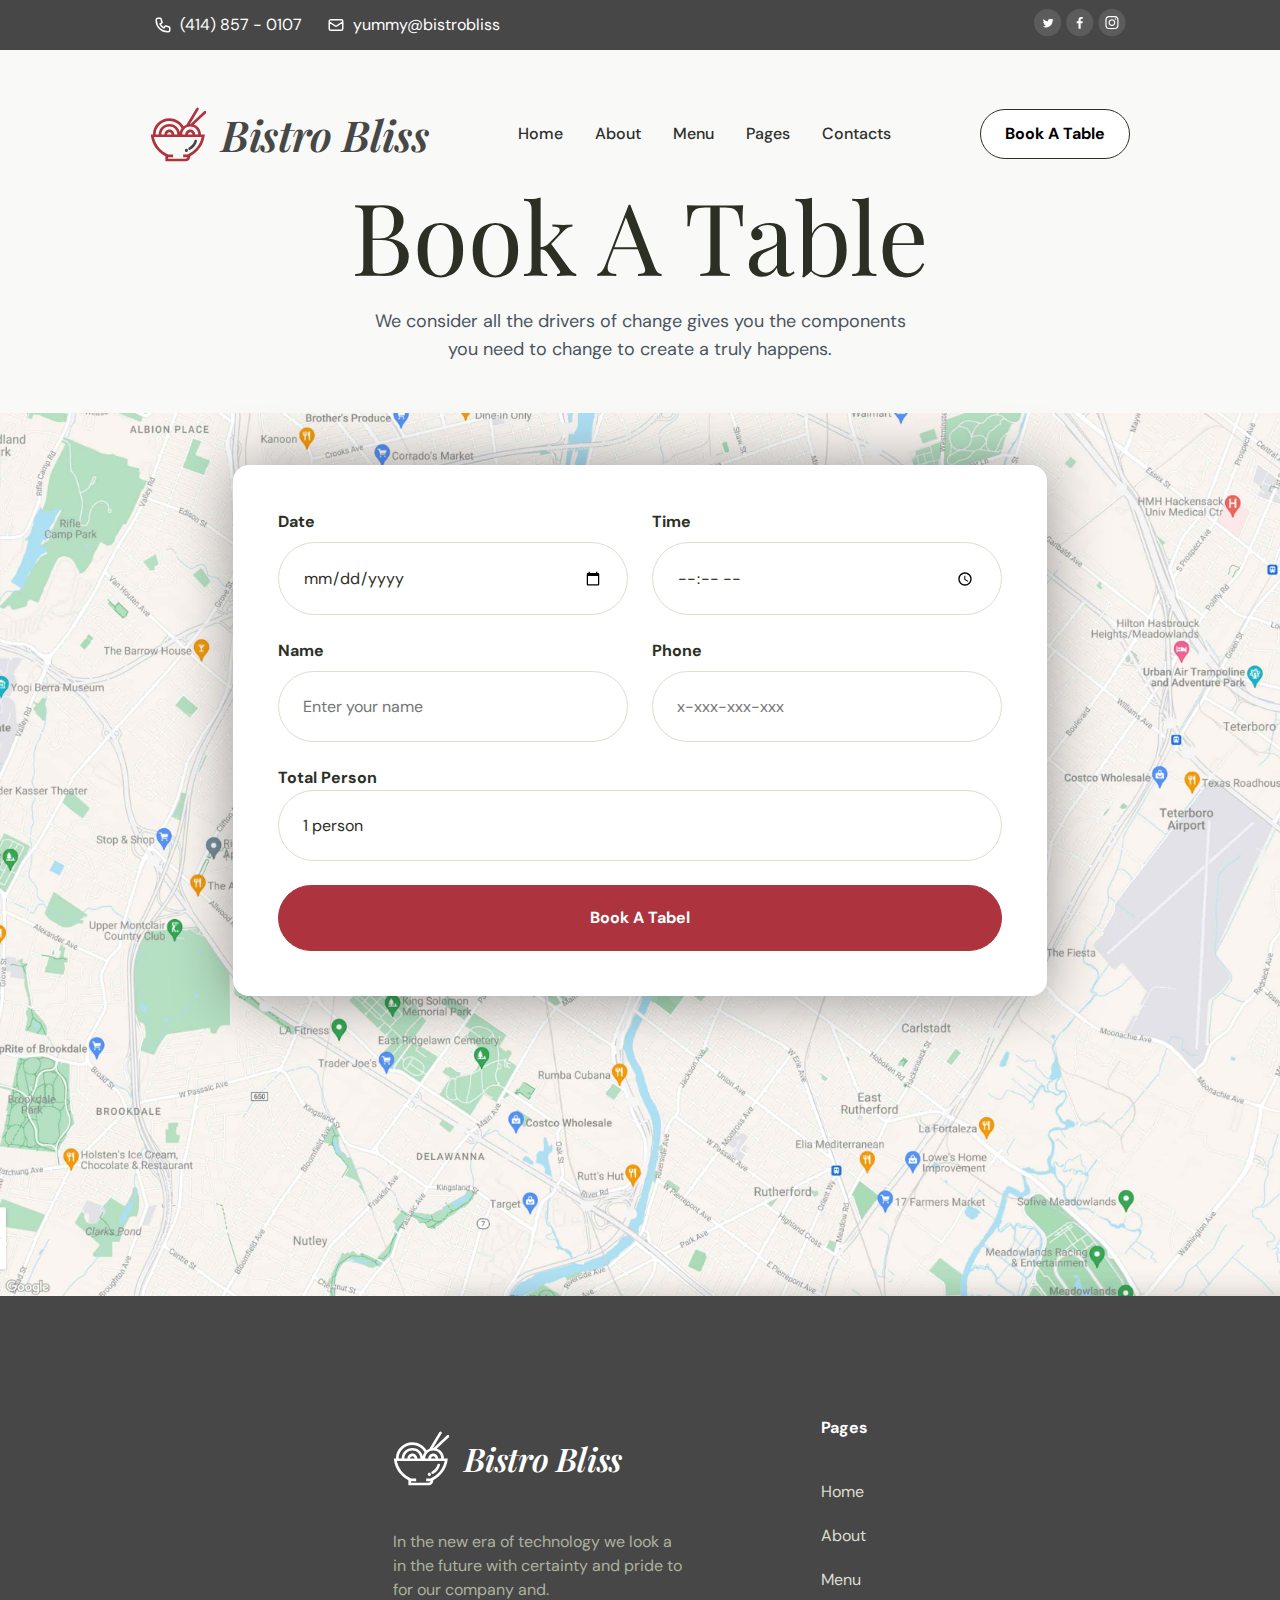
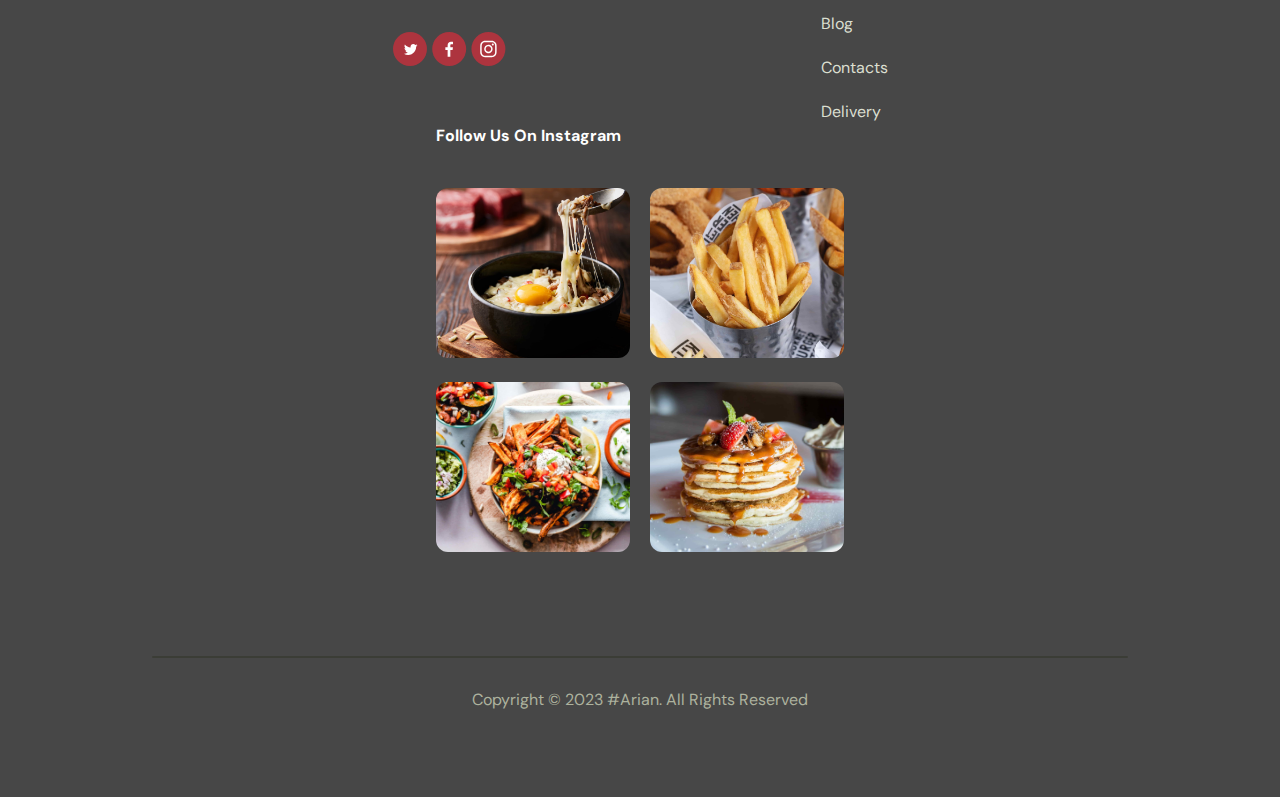
<file: bookatable.html>
<!DOCTYPE html>
<html lang="en">
<head>
  <meta charset="UTF-8">
  <meta name="viewport" content="width=device-width, initial-scale=1.0">
  <title>BistroBliss</title>
  <link rel="preconnect" href="https://fonts.googleapis.com">
  <link rel="preconnect" href="https://fonts.gstatic.com" crossorigin>
  <link href="https://fonts.googleapis.com/css2?family=DM+Sans:ital,opsz,wght@0,9..40,100;0,9..40,200;0,9..40,300;0,9..40,400;0,9..40,500;0,9..40,600;0,9..40,700;0,9..40,800;0,9..40,900;0,9..40,1000;1,9..40,100;1,9..40,200;1,9..40,300;1,9..40,400;1,9..40,500;1,9..40,600;1,9..40,700;1,9..40,800;1,9..40,900;1,9..40,1000&family=Playfair+Display:ital,wght@0,400;0,500;0,600;0,700;0,800;0,900;1,400;1,500;1,600;1,700;1,800;1,900&display=swap" rel="stylesheet">
  <link rel="stylesheet" href="https://cdnjs.cloudflare.com/ajax/libs/font-awesome/6.4.2/css/all.min.css" integrity="sha512-z3gLpd7yknf1YoNbCzqRKc4qyor8gaKU1qmn+CShxbuBusANI9QpRohGBreCFkKxLhei6S9CQXFEbbKuqLg0DA==" crossorigin="anonymous" referrerpolicy="no-referrer" />
  <link rel="stylesheet" href="styles/general.css">
  <link rel="stylesheet" href="styles/header.css">
  <link rel="stylesheet" href="styles/footer.css">
  <link rel="stylesheet" href="styles/bookatabel/bookatable.css">
</head>
<body>
  <header>
    <div class="header-container">
      <div class="top-header">
        <div class="top-header-contacts">
          <li>
            <svg xmlns="http://www.w3.org/2000/svg" width="18" height="18" viewBox="0 0 18 18" fill="none">
            <path d="M2.25 3.75C2.25 2.92157 2.92157 2.25 3.75 2.25H6.20943C6.53225 2.25 6.81886 2.45657 6.92094 2.76283L8.0443 6.13291C8.16233 6.48699 8.00203 6.87398 7.6682 7.0409L5.97525 7.88737C6.80194 9.72091 8.27909 11.1981 10.1126 12.0247L10.9591 10.3318C11.126 9.99796 11.513 9.83767 11.8671 9.9557L15.2372 11.0791C15.5434 11.1811 15.75 11.4677 15.75 11.7906V14.25C15.75 15.0784 15.0784 15.75 14.25 15.75H13.5C7.2868 15.75 2.25 10.7132 2.25 4.5V3.75Z" stroke="white" stroke-width="1.5" stroke-linecap="round" stroke-linejoin="round"/>
            </svg>
            <a href="tel:+4148570107">(414) 857 - 0107</a>
          </li>
          <li>
            <svg xmlns="http://www.w3.org/2000/svg" width="18" height="18" viewBox="0 0 18 18" fill="none">
            <path d="M2.25 6L8.16795 9.9453C8.6718 10.2812 9.3282 10.2812 9.83205 9.9453L15.75 6M3.75 14.25H14.25C15.0784 14.25 15.75 13.5784 15.75 12.75V5.25C15.75 4.42157 15.0784 3.75 14.25 3.75H3.75C2.92157 3.75 2.25 4.42157 2.25 5.25V12.75C2.25 13.5784 2.92157 14.25 3.75 14.25Z" stroke="white" stroke-width="1.5" stroke-linecap="round" stroke-linejoin="round"/>
            </svg>
            <a href="mailto:yummy@bistrobliss">yummy@bistrobliss</a>
          </li>
        </div>
        <div class="top-header-social">
          <a href="https://twitter.com/">
            <svg xmlns="http://www.w3.org/2000/svg" width="28" height="28" viewBox="0 0 28 28" fill="none">
              <circle cx="13.5855" cy="13.5855" r="13.5855" fill="#F9F9F7" fill-opacity="0.12"/>
              <path d="M19.6009 10.6613C19.1943 10.842 18.7651 10.955 18.3133 11.0228C18.7651 10.7517 19.1265 10.3225 19.2847 9.8029C18.8555 10.0514 18.3811 10.2321 17.8615 10.3451C17.4549 9.91585 16.8676 9.64478 16.235 9.64478C15.0152 9.64478 14.0212 10.6387 14.0212 11.8586C14.0212 12.0393 14.0438 12.1974 14.089 12.3556C12.2592 12.2652 10.6102 11.3842 9.50328 10.0288C9.32256 10.3676 9.20961 10.7291 9.20961 11.1357C9.20961 11.9038 9.59364 12.5815 10.2036 12.9881C9.84212 12.9655 9.50328 12.8751 9.18702 12.717V12.7396C9.18702 13.8239 9.95507 14.7275 10.9716 14.9308C10.7909 14.976 10.5876 14.9986 10.3843 14.9986C10.2487 14.9986 10.0906 14.976 9.95507 14.9534C10.2487 15.8344 11.062 16.4895 12.0333 16.4895C11.2653 17.0768 10.3165 17.4383 9.27738 17.4383C9.09666 17.4383 8.91594 17.4383 8.75781 17.4157C9.75177 18.0482 10.9038 18.4096 12.1689 18.4096C16.2576 18.4096 18.494 15.0212 18.494 12.0845C18.494 11.9941 18.494 11.8812 18.494 11.7908C18.9232 11.4971 19.3073 11.1131 19.6009 10.6613Z" fill="white"/>
            </svg>
          </a>
          <a href="https://facebook.com/">
            <svg xmlns="http://www.w3.org/2000/svg" width="28" height="28" viewBox="0 0 28 28" fill="none">
              <circle cx="13.7564" cy="13.5855" r="13.5855" fill="#F9F9F7" fill-opacity="0.12"/>
              <path d="M12.5011 19.7065V14.3174H10.6875V12.2172H12.5011V10.6683C12.5011 8.87084 13.5989 7.89209 15.2023 7.89209C15.9704 7.89209 16.6305 7.94927 16.8229 7.97483V9.85328L15.7108 9.85379C14.8388 9.85379 14.6699 10.2682 14.6699 10.8763V12.2172H16.7497L16.4789 14.3174H14.6699V19.7065H12.5011Z" fill="white"/>
            </svg>
          </a>
          <a href="https://instagram.com">
            <svg xmlns="http://www.w3.org/2000/svg" width="28" height="28" viewBox="0 0 28 28" fill="none">
              <circle cx="13.9278" cy="13.5855" r="13.5855" fill="#F9F9F7" fill-opacity="0.12"/>
              <path d="M13.9296 8.20062C15.6848 8.20062 15.8926 8.20719 16.586 8.23881C17.0029 8.24391 17.4158 8.32046 17.8068 8.46513C18.0904 8.57449 18.3479 8.742 18.5628 8.9569C18.7777 9.1718 18.9452 9.42932 19.0545 9.71287C19.1992 10.1039 19.2758 10.5168 19.2809 10.9337C19.3122 11.6271 19.319 11.8349 19.319 13.5901C19.319 15.3452 19.3125 15.5531 19.2809 16.2464C19.2758 16.6633 19.1992 17.0763 19.0545 17.4673C18.9452 17.7508 18.7777 18.0083 18.5628 18.2232C18.3479 18.4381 18.0904 18.6056 17.8068 18.715C17.4158 18.8597 17.0029 18.9362 16.586 18.9413C15.8929 18.9726 15.6851 18.9795 13.9296 18.9795C12.1741 18.9795 11.9663 18.9729 11.2732 18.9413C10.8563 18.9362 10.4434 18.8597 10.0524 18.715C9.76885 18.6056 9.51133 18.4381 9.29643 18.2232C9.08154 18.0083 8.91402 17.7508 8.80466 17.4673C8.65999 17.0763 8.58344 16.6633 8.57834 16.2464C8.54704 15.5531 8.54015 15.3452 8.54015 13.5901C8.54015 11.8349 8.54673 11.6271 8.57834 10.9337C8.58344 10.5168 8.65999 10.1039 8.80466 9.71287C8.91402 9.42932 9.08154 9.1718 9.29643 8.9569C9.51133 8.742 9.76885 8.57449 10.0524 8.46513C10.4434 8.32046 10.8563 8.24391 11.2732 8.23881C11.9666 8.20751 12.1744 8.20062 13.9296 8.20062ZM13.9296 7.01611C12.1453 7.01611 11.9206 7.02363 11.2194 7.05556C10.6738 7.06641 10.134 7.16971 9.62292 7.36107C9.18452 7.52625 8.78744 7.78509 8.45939 8.11955C8.12463 8.44772 7.86557 8.84503 7.70029 9.28371C7.50893 9.79476 7.40562 10.3346 7.39477 10.8802C7.36347 11.5807 7.35596 11.8055 7.35596 13.5898C7.35596 15.374 7.36347 15.5988 7.3954 16.3C7.40625 16.8456 7.50956 17.3854 7.70092 17.8964C7.86601 18.3351 8.12486 18.7324 8.45939 19.0606C8.78762 19.3951 9.18493 19.654 9.62355 19.8191C10.1346 20.0104 10.6744 20.1137 11.22 20.1246C11.9212 20.1559 12.145 20.164 13.9302 20.164C15.7154 20.164 15.9393 20.1565 16.6404 20.1246C17.186 20.1137 17.7258 20.0104 18.2369 19.8191C18.6734 19.6498 19.0699 19.3914 19.4008 19.0602C19.7318 18.7291 19.99 18.3325 20.1589 17.8958C20.3503 17.3848 20.4536 16.8449 20.4644 16.2993C20.4957 15.5988 20.5032 15.374 20.5032 13.5898C20.5032 11.8055 20.4957 11.5807 20.4638 10.8795C20.4529 10.3339 20.3496 9.79413 20.1583 9.28308C19.9932 8.84446 19.7343 8.44715 19.3998 8.11892C19.0716 7.78439 18.6743 7.52554 18.2356 7.36045C17.7246 7.16909 17.1848 7.06578 16.6392 7.05493C15.9386 7.02363 15.7139 7.01611 13.9296 7.01611Z" fill="white"/>
              <path d="M13.928 10.2178C13.2603 10.2178 12.6077 10.4158 12.0525 10.7867C11.4974 11.1576 11.0647 11.6848 10.8092 12.3017C10.5537 12.9185 10.4869 13.5972 10.6171 14.2521C10.7474 14.9069 11.0689 15.5084 11.541 15.9805C12.0131 16.4526 12.6146 16.7741 13.2694 16.9044C13.9242 17.0346 14.603 16.9678 15.2198 16.7123C15.8366 16.4568 16.3638 16.0241 16.7348 15.4689C17.1057 14.9138 17.3037 14.2611 17.3037 13.5935C17.3037 12.6982 16.948 11.8396 16.315 11.2065C15.6819 10.5734 14.8233 10.2178 13.928 10.2178ZM13.928 15.7847C13.4946 15.7847 13.0709 15.6562 12.7106 15.4154C12.3503 15.1746 12.0694 14.8324 11.9036 14.432C11.7377 14.0316 11.6943 13.5911 11.7789 13.166C11.8634 12.741 12.0721 12.3505 12.3785 12.0441C12.685 11.7376 13.0754 11.5289 13.5005 11.4444C13.9255 11.3598 14.3661 11.4032 14.7665 11.5691C15.1669 11.7349 15.5091 12.0158 15.7499 12.3761C15.9907 12.7365 16.1192 13.1601 16.1192 13.5935C16.1192 14.1746 15.8883 14.732 15.4774 15.1429C15.0665 15.5538 14.5091 15.7847 13.928 15.7847Z" fill="white"/>
              <path d="M17.4485 10.8711C17.8842 10.8711 18.2373 10.518 18.2373 10.0823C18.2373 9.64663 17.8842 9.29346 17.4485 9.29346C17.0128 9.29346 16.6597 9.64663 16.6597 10.0823C16.6597 10.518 17.0128 10.8711 17.4485 10.8711Z" fill="white"/>
            </svg>
          </a>
        </div>
      </div>
      <div class="bot-header">
        <div class="logo">
          <svg xmlns="http://www.w3.org/2000/svg" width="57" height="55" viewBox="0 0 57 55" fill="none">
            <g clip-path="url(#clip0_8_1982)">
            <path d="M48.1694 0.803952C47.8608 0.62592 47.493 0.57519 47.1464 0.662861C46.7999 0.750533 46.5028 0.969467 46.3202 1.27175L36.6488 17.3632C36.5992 17.4466 36.5592 17.5352 36.5294 17.6273C35.4473 18.0213 34.4373 18.5849 33.5386 19.296C30.6082 14.4065 25.2389 11.3277 19.3731 11.3277C10.322 11.3277 2.95955 18.5484 2.93432 27.4318H0.800781L0.99155 28.9241C2.1017 37.5971 7.54786 45.1726 15.3786 49.1616V54.2827H35.5842C38.1454 54.2827 40.2291 52.2344 40.2291 49.7183V49.1623C48.0623 45.1714 53.506 37.5959 54.6186 28.9241L54.8094 27.4306H50.9565C50.9386 22.8964 47.978 19.0416 43.8599 17.5862L55.9263 6.18186C56.4629 5.67478 56.4802 4.83467 55.962 4.30763C55.8392 4.18216 55.6925 4.08167 55.5302 4.0119C55.3678 3.94214 55.1931 3.90447 55.0159 3.90104C54.8388 3.89762 54.6627 3.92851 54.4977 3.99195C54.3327 4.05539 54.182 4.15013 54.0543 4.27077L40.6131 16.9764C40.4925 16.9715 40.3725 16.9582 40.25 16.9582C40.1725 16.9582 40.098 16.9691 40.0217 16.9703L48.6457 2.62016C48.7359 2.47019 48.7951 2.30425 48.8199 2.13181C48.8448 1.95937 48.8348 1.78381 48.7906 1.61516C48.7464 1.4465 48.6687 1.28806 48.5621 1.14887C48.4556 1.00968 48.3221 0.892478 48.1694 0.803952ZM19.3725 13.9804C24.5399 13.9804 29.25 16.8374 31.5928 21.3135C30.7387 22.4673 30.1331 23.78 29.8131 25.1714C28.7392 20.4764 24.4697 16.957 19.3725 16.957C13.4851 16.957 8.69555 21.652 8.67032 27.4312H5.63524C5.65986 20.011 11.8112 13.9804 19.3725 13.9804ZM19.3725 22.5936C16.6463 22.5936 14.4279 24.7604 14.4026 27.4312H11.3719C11.3971 23.1146 14.9743 19.6103 19.3725 19.6103C23.7719 19.6103 27.3528 23.1146 27.3755 27.4312H24.3411C24.3171 24.7604 22.0986 22.5936 19.3725 22.5936ZM21.6383 27.4318H17.1066C17.1187 26.8488 17.3627 26.2936 17.7865 25.8851C18.2102 25.4766 18.78 25.2473 19.3737 25.2463C19.9672 25.2475 20.5366 25.4769 20.9599 25.8854C21.3832 26.2939 21.6267 26.8491 21.6383 27.4318ZM51.6974 30.0845C50.1965 37.793 44.874 44.3646 37.4974 47.5123H33.1743V50.1656H37.4685C37.3674 50.5819 37.1266 50.9526 36.7849 51.2183C36.4433 51.4839 36.0205 51.6289 35.5848 51.63H18.0802V50.1656H23.1442V47.5123H18.1128C10.7362 44.3664 5.41309 37.793 3.91094 30.0845H51.6974ZM37.9848 27.4318C37.9967 26.849 38.2404 26.294 38.6638 25.8855C39.0872 25.4771 39.6565 25.2476 40.25 25.2463C40.844 25.2468 41.4142 25.4759 41.8382 25.8845C42.2623 26.293 42.5064 26.8485 42.5183 27.4318H37.9848ZM40.25 19.6109C44.6512 19.6109 48.2334 23.1152 48.2568 27.4318H45.2205C45.1959 24.761 42.9768 22.5942 40.25 22.5942C37.5239 22.5942 35.3072 24.761 35.2826 27.4318H32.2494C32.274 23.1152 35.8512 19.6109 40.25 19.6109Z" fill="#AD343E"/>
            <path d="M39.6741 42.9139C39.8901 42.9139 40.1086 42.8637 40.3098 42.7568C41.9591 41.8897 43.4065 40.6947 44.5598 39.248C45.7131 37.8012 46.5469 36.1345 47.0082 34.3539C47.0524 34.1848 47.0622 34.0088 47.037 33.8361C47.0118 33.6633 46.9522 33.4971 46.8614 33.347C46.7707 33.1969 46.6507 33.0659 46.5083 32.9615C46.3659 32.8571 46.2039 32.7813 46.0316 32.7385C45.8593 32.6957 45.6801 32.6867 45.5043 32.7121C45.3285 32.7374 45.1595 32.7967 45.007 32.8863C44.8545 32.976 44.7215 33.0943 44.6157 33.2346C44.5099 33.3748 44.4334 33.5342 44.3904 33.7035C44.0221 35.1266 43.356 36.4588 42.4345 37.6151C41.5131 38.7714 40.3565 39.7265 39.0384 40.4196C38.7726 40.5585 38.5618 40.7808 38.4395 41.051C38.3172 41.3213 38.2905 41.6239 38.3636 41.9108C38.4367 42.1976 38.6054 42.4522 38.8429 42.634C39.0804 42.8158 39.373 42.9143 39.6741 42.9139Z" fill="#474747"/>
            <path d="M36.4059 45.0064C37.2903 45.0064 38.0072 44.3023 38.0072 43.4337C38.0072 42.5652 37.2903 41.8611 36.4059 41.8611C35.5216 41.8611 34.8047 42.5652 34.8047 43.4337C34.8047 44.3023 35.5216 45.0064 36.4059 45.0064Z" fill="#474747"/>
            </g>
            <defs>
            <clipPath id="clip0_8_1982">
            <rect width="56" height="55" fill="white" transform="translate(0.5)"/>
            </clipPath>
            </defs>
          </svg>
          <a href="index.html" draggable="false"><h1>Bistro Bliss</h1></a>
        </div>
        <nav class="navbar-header">
          <a href="index.html"><li>Home</li></a>
          <a href="about.html"><li>About</li></a>
          <a href="menu.html"><li>Menu</li></a>
          <a href="pages.html"><li>Pages</li></a>
          <a href="contatcs.html"><li>Contacts</li></a>
        </nav>
        <a href="bookatable.html"><button class="navbar-button">Book A Table</button></a>
        <div class="toggle-btn">
          <i class="fa-solid fa-bars"></i>
        </div>
        <div class="drop-down-header">
          <li class="active-drop-down"><a href="index.html">Home</a></li>
          <li><a href="about.html">About</a></li>
          <li><a href="menu.html">Menu</a></li>
          <li><a href="pages.html">Pages</a></li>
          <li><a href="contatcs.html">Contacts</a></li>
          <a href="bookatable.html"><button>Book A Table</button></a>
        </div>
      </div>
    </div>
  </header>
  <main>
    <div class="bookatable">
      <div class="hero">
        <div class="titles">
          <h2>Book A Table</h2>
          <p>We consider all the drivers of change gives you the components you need to change to create a truly happens.</p>
        </div>
      </div>
      <div class="map">
        <form action="POST" netlify>
          <div class="row">
            <div class="row-1">
              <label for="date">Date</label>
              <input type="date" name="date" id="date" required>
            </div>
            <div class="row-1">
              <label for="time">Time</label>
              <input type="time" name="time" id="time" required>
            </div>
          </div>
          <div class="row">
            <div class="row-1">
              <label for="name">Name</label>
              <input type="text" name="name" id="name" placeholder="Enter your name" required>
            </div>
            <div class="row-1">
              <label for="phone">Phone</label>
              <input type="number" name="phone" id="phone" required pattern="[0]{1}-[0-9]{3}-[0-9]{3}-[0-9]{3}" placeholder="x-xxx-xxx-xxx">
            </div>
          </div>
            <div class="row-person">
              <label for="person">Total Person</label>
              <select name="person" id="person"> 
                <option value="1">1 person</option>
                <option value="2">2 person</option>
                <option value="3">3 person</option>
                <option value="4">4 person</option>
                <option value="5">5 person</option>
                <option value="6">6 person</option>
              </select>
            </div>
          <button type="submit">Book A Tabel</button>
        </form>
      </div>
    </div>
  </main>
  <footer>
    <div class="footer">
      <div class="footer-top">
        <div class="footer-top-col1">
          <div class="footer-top-col1-logo">
            <svg xmlns="http://www.w3.org/2000/svg" width="57" height="55" viewBox="0 0 57 55" fill="none">
              <g clip-path="url(#clip0_8_1982)">
              <path d="M48.1694 0.803952C47.8608 0.62592 47.493 0.57519 47.1464 0.662861C46.7999 0.750533 46.5028 0.969467 46.3202 1.27175L36.6488 17.3632C36.5992 17.4466 36.5592 17.5352 36.5294 17.6273C35.4473 18.0213 34.4373 18.5849 33.5386 19.296C30.6082 14.4065 25.2389 11.3277 19.3731 11.3277C10.322 11.3277 2.95955 18.5484 2.93432 27.4318H0.800781L0.99155 28.9241C2.1017 37.5971 7.54786 45.1726 15.3786 49.1616V54.2827H35.5842C38.1454 54.2827 40.2291 52.2344 40.2291 49.7183V49.1623C48.0623 45.1714 53.506 37.5959 54.6186 28.9241L54.8094 27.4306H50.9565C50.9386 22.8964 47.978 19.0416 43.8599 17.5862L55.9263 6.18186C56.4629 5.67478 56.4802 4.83467 55.962 4.30763C55.8392 4.18216 55.6925 4.08167 55.5302 4.0119C55.3678 3.94214 55.1931 3.90447 55.0159 3.90104C54.8388 3.89762 54.6627 3.92851 54.4977 3.99195C54.3327 4.05539 54.182 4.15013 54.0543 4.27077L40.6131 16.9764C40.4925 16.9715 40.3725 16.9582 40.25 16.9582C40.1725 16.9582 40.098 16.9691 40.0217 16.9703L48.6457 2.62016C48.7359 2.47019 48.7951 2.30425 48.8199 2.13181C48.8448 1.95937 48.8348 1.78381 48.7906 1.61516C48.7464 1.4465 48.6687 1.28806 48.5621 1.14887C48.4556 1.00968 48.3221 0.892478 48.1694 0.803952ZM19.3725 13.9804C24.5399 13.9804 29.25 16.8374 31.5928 21.3135C30.7387 22.4673 30.1331 23.78 29.8131 25.1714C28.7392 20.4764 24.4697 16.957 19.3725 16.957C13.4851 16.957 8.69555 21.652 8.67032 27.4312H5.63524C5.65986 20.011 11.8112 13.9804 19.3725 13.9804ZM19.3725 22.5936C16.6463 22.5936 14.4279 24.7604 14.4026 27.4312H11.3719C11.3971 23.1146 14.9743 19.6103 19.3725 19.6103C23.7719 19.6103 27.3528 23.1146 27.3755 27.4312H24.3411C24.3171 24.7604 22.0986 22.5936 19.3725 22.5936ZM21.6383 27.4318H17.1066C17.1187 26.8488 17.3627 26.2936 17.7865 25.8851C18.2102 25.4766 18.78 25.2473 19.3737 25.2463C19.9672 25.2475 20.5366 25.4769 20.9599 25.8854C21.3832 26.2939 21.6267 26.8491 21.6383 27.4318ZM51.6974 30.0845C50.1965 37.793 44.874 44.3646 37.4974 47.5123H33.1743V50.1656H37.4685C37.3674 50.5819 37.1266 50.9526 36.7849 51.2183C36.4433 51.4839 36.0205 51.6289 35.5848 51.63H18.0802V50.1656H23.1442V47.5123H18.1128C10.7362 44.3664 5.41309 37.793 3.91094 30.0845H51.6974ZM37.9848 27.4318C37.9967 26.849 38.2404 26.294 38.6638 25.8855C39.0872 25.4771 39.6565 25.2476 40.25 25.2463C40.844 25.2468 41.4142 25.4759 41.8382 25.8845C42.2623 26.293 42.5064 26.8485 42.5183 27.4318H37.9848ZM40.25 19.6109C44.6512 19.6109 48.2334 23.1152 48.2568 27.4318H45.2205C45.1959 24.761 42.9768 22.5942 40.25 22.5942C37.5239 22.5942 35.3072 24.761 35.2826 27.4318H32.2494C32.274 23.1152 35.8512 19.6109 40.25 19.6109Z" fill="#AD343E"/>
              <path d="M39.6741 42.9139C39.8901 42.9139 40.1086 42.8637 40.3098 42.7568C41.9591 41.8897 43.4065 40.6947 44.5598 39.248C45.7131 37.8012 46.5469 36.1345 47.0082 34.3539C47.0524 34.1848 47.0622 34.0088 47.037 33.8361C47.0118 33.6633 46.9522 33.4971 46.8614 33.347C46.7707 33.1969 46.6507 33.0659 46.5083 32.9615C46.3659 32.8571 46.2039 32.7813 46.0316 32.7385C45.8593 32.6957 45.6801 32.6867 45.5043 32.7121C45.3285 32.7374 45.1595 32.7967 45.007 32.8863C44.8545 32.976 44.7215 33.0943 44.6157 33.2346C44.5099 33.3748 44.4334 33.5342 44.3904 33.7035C44.0221 35.1266 43.356 36.4588 42.4345 37.6151C41.5131 38.7714 40.3565 39.7265 39.0384 40.4196C38.7726 40.5585 38.5618 40.7808 38.4395 41.051C38.3172 41.3213 38.2905 41.6239 38.3636 41.9108C38.4367 42.1976 38.6054 42.4522 38.8429 42.634C39.0804 42.8158 39.373 42.9143 39.6741 42.9139Z" fill="#474747"/>
              <path d="M36.4059 45.0064C37.2903 45.0064 38.0072 44.3023 38.0072 43.4337C38.0072 42.5652 37.2903 41.8611 36.4059 41.8611C35.5216 41.8611 34.8047 42.5652 34.8047 43.4337C34.8047 44.3023 35.5216 45.0064 36.4059 45.0064Z" fill="#474747"/>
              </g>
              <defs>
              <clipPath id="clip0_8_1982">
              <rect width="56" height="55" fill="white" transform="translate(0.5)"/>
              </clipPath>
              </defs>
            </svg>
            <a href="index.html" draggable="false"><h2>Bistro Bliss</h2></a>
          </div>
          <p>In the new era of technology we look a in the future with certainty and pride to for our company and.</p>
          <div class="footer-top-col1-social">
            <a href="https://twitter.com/">
              <svg xmlns="http://www.w3.org/2000/svg" width="28" height="28" viewBox="0 0 28 28" fill="none">
                <circle cx="13.5855" cy="13.5855" r="13.5855" fill="#F9F9F7" fill-opacity="0.12"/>
                <path d="M19.6009 10.6613C19.1943 10.842 18.7651 10.955 18.3133 11.0228C18.7651 10.7517 19.1265 10.3225 19.2847 9.8029C18.8555 10.0514 18.3811 10.2321 17.8615 10.3451C17.4549 9.91585 16.8676 9.64478 16.235 9.64478C15.0152 9.64478 14.0212 10.6387 14.0212 11.8586C14.0212 12.0393 14.0438 12.1974 14.089 12.3556C12.2592 12.2652 10.6102 11.3842 9.50328 10.0288C9.32256 10.3676 9.20961 10.7291 9.20961 11.1357C9.20961 11.9038 9.59364 12.5815 10.2036 12.9881C9.84212 12.9655 9.50328 12.8751 9.18702 12.717V12.7396C9.18702 13.8239 9.95507 14.7275 10.9716 14.9308C10.7909 14.976 10.5876 14.9986 10.3843 14.9986C10.2487 14.9986 10.0906 14.976 9.95507 14.9534C10.2487 15.8344 11.062 16.4895 12.0333 16.4895C11.2653 17.0768 10.3165 17.4383 9.27738 17.4383C9.09666 17.4383 8.91594 17.4383 8.75781 17.4157C9.75177 18.0482 10.9038 18.4096 12.1689 18.4096C16.2576 18.4096 18.494 15.0212 18.494 12.0845C18.494 11.9941 18.494 11.8812 18.494 11.7908C18.9232 11.4971 19.3073 11.1131 19.6009 10.6613Z" fill="white"/>
              </svg>
            </a>
            <a href="https://facebook.com/">
              <svg xmlns="http://www.w3.org/2000/svg" width="28" height="28" viewBox="0 0 28 28" fill="none">
                <circle cx="13.7564" cy="13.5855" r="13.5855" fill="#F9F9F7" fill-opacity="0.12"/>
                <path d="M12.5011 19.7065V14.3174H10.6875V12.2172H12.5011V10.6683C12.5011 8.87084 13.5989 7.89209 15.2023 7.89209C15.9704 7.89209 16.6305 7.94927 16.8229 7.97483V9.85328L15.7108 9.85379C14.8388 9.85379 14.6699 10.2682 14.6699 10.8763V12.2172H16.7497L16.4789 14.3174H14.6699V19.7065H12.5011Z" fill="white"/>
              </svg>
            </a>
            <a href="https://instagram.com">
              <svg xmlns="http://www.w3.org/2000/svg" width="28" height="28" viewBox="0 0 28 28" fill="none">
                <circle cx="13.9278" cy="13.5855" r="13.5855" fill="#F9F9F7" fill-opacity="0.12"/>
                <path d="M13.9296 8.20062C15.6848 8.20062 15.8926 8.20719 16.586 8.23881C17.0029 8.24391 17.4158 8.32046 17.8068 8.46513C18.0904 8.57449 18.3479 8.742 18.5628 8.9569C18.7777 9.1718 18.9452 9.42932 19.0545 9.71287C19.1992 10.1039 19.2758 10.5168 19.2809 10.9337C19.3122 11.6271 19.319 11.8349 19.319 13.5901C19.319 15.3452 19.3125 15.5531 19.2809 16.2464C19.2758 16.6633 19.1992 17.0763 19.0545 17.4673C18.9452 17.7508 18.7777 18.0083 18.5628 18.2232C18.3479 18.4381 18.0904 18.6056 17.8068 18.715C17.4158 18.8597 17.0029 18.9362 16.586 18.9413C15.8929 18.9726 15.6851 18.9795 13.9296 18.9795C12.1741 18.9795 11.9663 18.9729 11.2732 18.9413C10.8563 18.9362 10.4434 18.8597 10.0524 18.715C9.76885 18.6056 9.51133 18.4381 9.29643 18.2232C9.08154 18.0083 8.91402 17.7508 8.80466 17.4673C8.65999 17.0763 8.58344 16.6633 8.57834 16.2464C8.54704 15.5531 8.54015 15.3452 8.54015 13.5901C8.54015 11.8349 8.54673 11.6271 8.57834 10.9337C8.58344 10.5168 8.65999 10.1039 8.80466 9.71287C8.91402 9.42932 9.08154 9.1718 9.29643 8.9569C9.51133 8.742 9.76885 8.57449 10.0524 8.46513C10.4434 8.32046 10.8563 8.24391 11.2732 8.23881C11.9666 8.20751 12.1744 8.20062 13.9296 8.20062ZM13.9296 7.01611C12.1453 7.01611 11.9206 7.02363 11.2194 7.05556C10.6738 7.06641 10.134 7.16971 9.62292 7.36107C9.18452 7.52625 8.78744 7.78509 8.45939 8.11955C8.12463 8.44772 7.86557 8.84503 7.70029 9.28371C7.50893 9.79476 7.40562 10.3346 7.39477 10.8802C7.36347 11.5807 7.35596 11.8055 7.35596 13.5898C7.35596 15.374 7.36347 15.5988 7.3954 16.3C7.40625 16.8456 7.50956 17.3854 7.70092 17.8964C7.86601 18.3351 8.12486 18.7324 8.45939 19.0606C8.78762 19.3951 9.18493 19.654 9.62355 19.8191C10.1346 20.0104 10.6744 20.1137 11.22 20.1246C11.9212 20.1559 12.145 20.164 13.9302 20.164C15.7154 20.164 15.9393 20.1565 16.6404 20.1246C17.186 20.1137 17.7258 20.0104 18.2369 19.8191C18.6734 19.6498 19.0699 19.3914 19.4008 19.0602C19.7318 18.7291 19.99 18.3325 20.1589 17.8958C20.3503 17.3848 20.4536 16.8449 20.4644 16.2993C20.4957 15.5988 20.5032 15.374 20.5032 13.5898C20.5032 11.8055 20.4957 11.5807 20.4638 10.8795C20.4529 10.3339 20.3496 9.79413 20.1583 9.28308C19.9932 8.84446 19.7343 8.44715 19.3998 8.11892C19.0716 7.78439 18.6743 7.52554 18.2356 7.36045C17.7246 7.16909 17.1848 7.06578 16.6392 7.05493C15.9386 7.02363 15.7139 7.01611 13.9296 7.01611Z" fill="white"/>
                <path d="M13.928 10.2178C13.2603 10.2178 12.6077 10.4158 12.0525 10.7867C11.4974 11.1576 11.0647 11.6848 10.8092 12.3017C10.5537 12.9185 10.4869 13.5972 10.6171 14.2521C10.7474 14.9069 11.0689 15.5084 11.541 15.9805C12.0131 16.4526 12.6146 16.7741 13.2694 16.9044C13.9242 17.0346 14.603 16.9678 15.2198 16.7123C15.8366 16.4568 16.3638 16.0241 16.7348 15.4689C17.1057 14.9138 17.3037 14.2611 17.3037 13.5935C17.3037 12.6982 16.948 11.8396 16.315 11.2065C15.6819 10.5734 14.8233 10.2178 13.928 10.2178ZM13.928 15.7847C13.4946 15.7847 13.0709 15.6562 12.7106 15.4154C12.3503 15.1746 12.0694 14.8324 11.9036 14.432C11.7377 14.0316 11.6943 13.5911 11.7789 13.166C11.8634 12.741 12.0721 12.3505 12.3785 12.0441C12.685 11.7376 13.0754 11.5289 13.5005 11.4444C13.9255 11.3598 14.3661 11.4032 14.7665 11.5691C15.1669 11.7349 15.5091 12.0158 15.7499 12.3761C15.9907 12.7365 16.1192 13.1601 16.1192 13.5935C16.1192 14.1746 15.8883 14.732 15.4774 15.1429C15.0665 15.5538 14.5091 15.7847 13.928 15.7847Z" fill="white"/>
                <path d="M17.4485 10.8711C17.8842 10.8711 18.2373 10.518 18.2373 10.0823C18.2373 9.64663 17.8842 9.29346 17.4485 9.29346C17.0128 9.29346 16.6597 9.64663 16.6597 10.0823C16.6597 10.518 17.0128 10.8711 17.4485 10.8711Z" fill="white"/>
              </svg>
            </a>
          </div>
        </div>
        <div class="footer-top-col2">
          <h4>Pages</h4>
          <ul>
            <li><a href="index.html">Home</a></li>
            <li><a href="about.html">About</a></li>
            <li><a href="menu.html">Menu</a></li>
            <li><a href="pages.html">Blog</a></li>
            <li><a href="contatcs.html">Contacts</a></li>
            <li><a href="menu.html">Delivery</a></li>
          </ul>
        </div>
        <div class="footer-top-col3">
          <h4>Follow Us On Instagram</h4>
          <div class="footer-top-col3-img">
            <a href="https://instagram.com"><img src="images/footer/footer1.jpg"></a>
            <a href="https://instagram.com"><img src="images/footer/footer2.jpg"></a>
            <a href="https://instagram.com"><img src="images/footer/footer3.jpg"></a>
            <a href="https://instagram.com"><img src="images/footer/footer4.jpg"></a>
          </div>
        </div>
      </div>
      <div class="footer-bot">
        <hr>
        <p>Copyright © 2023 #Arian. All Rights Reserved</p>
      </div>
    </div>
  </footer>
</body>
<script>
  let toggleBtn = document.querySelector('.toggle-btn');
  let toggleBtnIcon = document.querySelector('.toggle-btn i');
  let dropDownMenu = document.querySelector('.drop-down-header');
  
  toggleBtn.onclick = function() {
    dropDownMenu.classList.toggle('open')
    let isOpen = dropDownMenu.classList.contains('open')

    toggleBtnIcon.classList = isOpen
      ? 'fa-solid fa-xmark'
      : 'fa-solid fa-bars'
  }
</script>
</html>
</file>
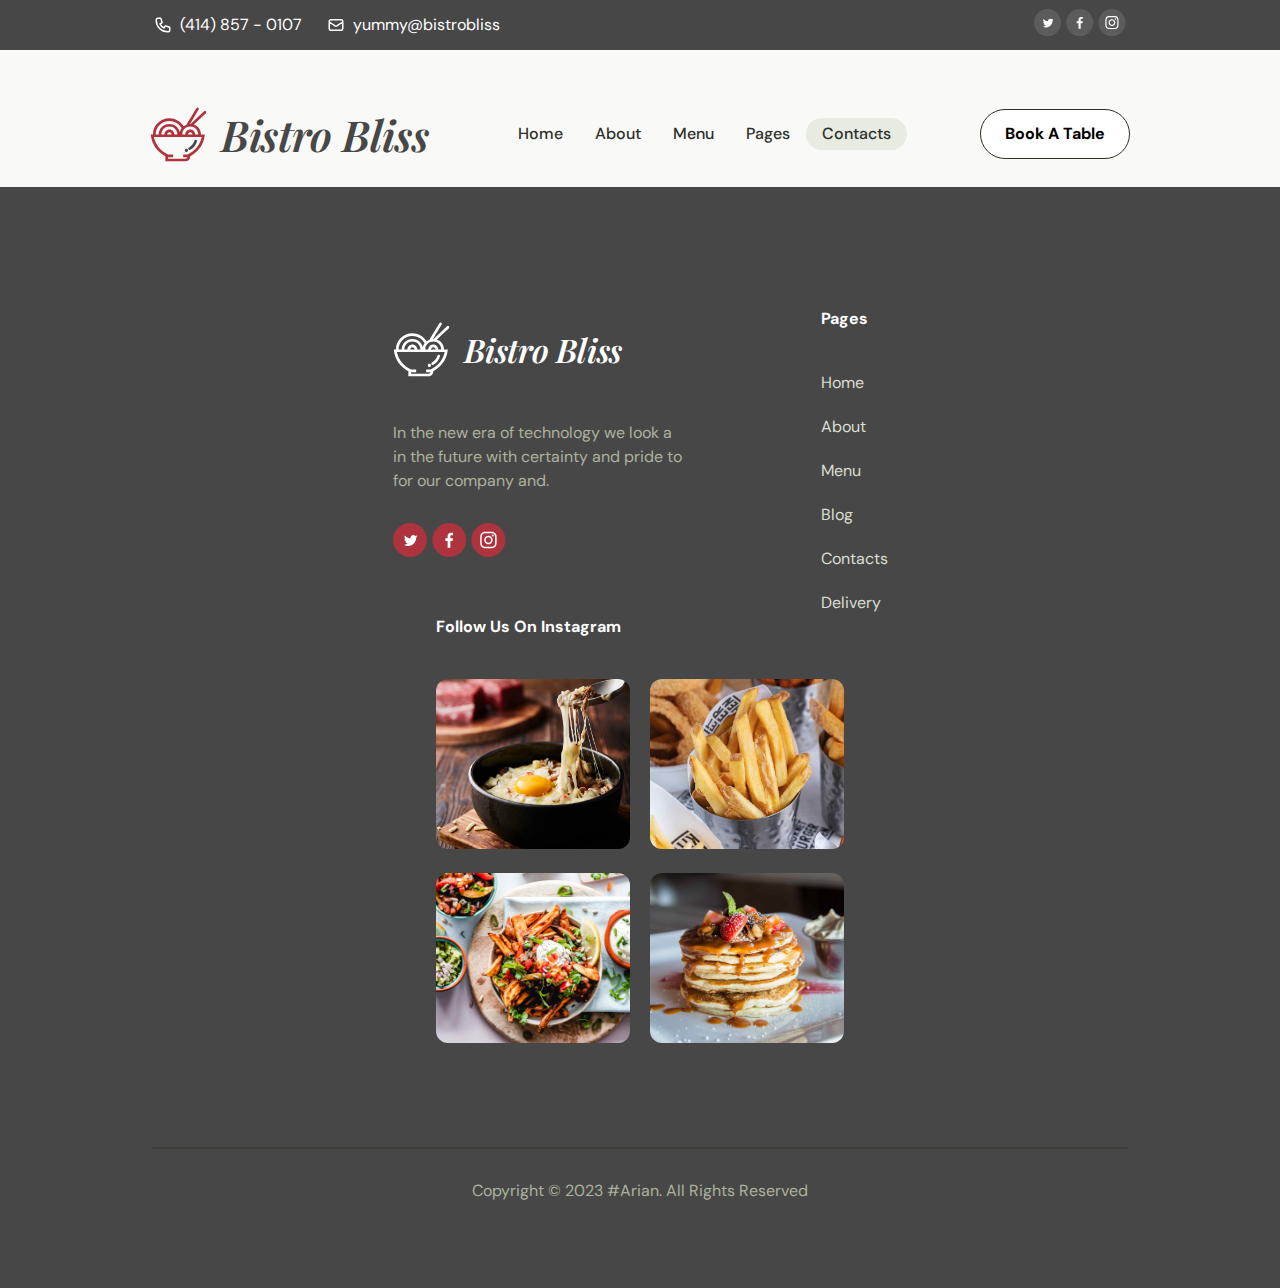
<file: contatcs.html>
<!DOCTYPE html>
<html lang="en">
<head>
  <meta charset="UTF-8">
  <meta name="viewport" content="width=device-width, initial-scale=1.0">
  <title>Bistro Bliss</title>
  <link rel="icon" href="favicon.png" type="image/x-icon">
  <link rel="preconnect" href="https://fonts.googleapis.com">
  <link rel="preconnect" href="https://fonts.gstatic.com" crossorigin>
  <link href="https://fonts.googleapis.com/css2?family=DM+Sans:ital,opsz,wght@0,9..40,100;0,9..40,200;0,9..40,300;0,9..40,400;0,9..40,500;0,9..40,600;0,9..40,700;0,9..40,800;0,9..40,900;0,9..40,1000;1,9..40,100;1,9..40,200;1,9..40,300;1,9..40,400;1,9..40,500;1,9..40,600;1,9..40,700;1,9..40,800;1,9..40,900;1,9..40,1000&family=Playfair+Display:ital,wght@0,400;0,500;0,600;0,700;0,800;0,900;1,400;1,500;1,600;1,700;1,800;1,900&display=swap" rel="stylesheet">
  <link rel="stylesheet" href="https://cdnjs.cloudflare.com/ajax/libs/font-awesome/6.4.2/css/all.min.css" integrity="sha512-z3gLpd7yknf1YoNbCzqRKc4qyor8gaKU1qmn+CShxbuBusANI9QpRohGBreCFkKxLhei6S9CQXFEbbKuqLg0DA==" crossorigin="anonymous" referrerpolicy="no-referrer" />
  <link rel="stylesheet" href="styles/general.css">
  <link rel="stylesheet" href="styles/header.css">
  <link rel="stylesheet" href="styles/footer.css">
</head>
<body>
  <header>
    <div class="header-container">
      <div class="top-header">
        <div class="top-header-contacts">
          <li>
            <svg xmlns="http://www.w3.org/2000/svg" width="18" height="18" viewBox="0 0 18 18" fill="none">
            <path d="M2.25 3.75C2.25 2.92157 2.92157 2.25 3.75 2.25H6.20943C6.53225 2.25 6.81886 2.45657 6.92094 2.76283L8.0443 6.13291C8.16233 6.48699 8.00203 6.87398 7.6682 7.0409L5.97525 7.88737C6.80194 9.72091 8.27909 11.1981 10.1126 12.0247L10.9591 10.3318C11.126 9.99796 11.513 9.83767 11.8671 9.9557L15.2372 11.0791C15.5434 11.1811 15.75 11.4677 15.75 11.7906V14.25C15.75 15.0784 15.0784 15.75 14.25 15.75H13.5C7.2868 15.75 2.25 10.7132 2.25 4.5V3.75Z" stroke="white" stroke-width="1.5" stroke-linecap="round" stroke-linejoin="round"/>
            </svg>
            <a href="tel:+4148570107">(414) 857 - 0107</a>
          </li>
          <li>
            <svg xmlns="http://www.w3.org/2000/svg" width="18" height="18" viewBox="0 0 18 18" fill="none">
            <path d="M2.25 6L8.16795 9.9453C8.6718 10.2812 9.3282 10.2812 9.83205 9.9453L15.75 6M3.75 14.25H14.25C15.0784 14.25 15.75 13.5784 15.75 12.75V5.25C15.75 4.42157 15.0784 3.75 14.25 3.75H3.75C2.92157 3.75 2.25 4.42157 2.25 5.25V12.75C2.25 13.5784 2.92157 14.25 3.75 14.25Z" stroke="white" stroke-width="1.5" stroke-linecap="round" stroke-linejoin="round"/>
            </svg>
            <a href="mailto:yummy@bistrobliss">yummy@bistrobliss</a>
          </li>
        </div>
        <div class="top-header-social">
          <a href="https://twitter.com/">
            <svg xmlns="http://www.w3.org/2000/svg" width="28" height="28" viewBox="0 0 28 28" fill="none">
              <circle cx="13.5855" cy="13.5855" r="13.5855" fill="#F9F9F7" fill-opacity="0.12"/>
              <path d="M19.6009 10.6613C19.1943 10.842 18.7651 10.955 18.3133 11.0228C18.7651 10.7517 19.1265 10.3225 19.2847 9.8029C18.8555 10.0514 18.3811 10.2321 17.8615 10.3451C17.4549 9.91585 16.8676 9.64478 16.235 9.64478C15.0152 9.64478 14.0212 10.6387 14.0212 11.8586C14.0212 12.0393 14.0438 12.1974 14.089 12.3556C12.2592 12.2652 10.6102 11.3842 9.50328 10.0288C9.32256 10.3676 9.20961 10.7291 9.20961 11.1357C9.20961 11.9038 9.59364 12.5815 10.2036 12.9881C9.84212 12.9655 9.50328 12.8751 9.18702 12.717V12.7396C9.18702 13.8239 9.95507 14.7275 10.9716 14.9308C10.7909 14.976 10.5876 14.9986 10.3843 14.9986C10.2487 14.9986 10.0906 14.976 9.95507 14.9534C10.2487 15.8344 11.062 16.4895 12.0333 16.4895C11.2653 17.0768 10.3165 17.4383 9.27738 17.4383C9.09666 17.4383 8.91594 17.4383 8.75781 17.4157C9.75177 18.0482 10.9038 18.4096 12.1689 18.4096C16.2576 18.4096 18.494 15.0212 18.494 12.0845C18.494 11.9941 18.494 11.8812 18.494 11.7908C18.9232 11.4971 19.3073 11.1131 19.6009 10.6613Z" fill="white"/>
            </svg>
          </a>
          <a href="https://facebook.com/">
            <svg xmlns="http://www.w3.org/2000/svg" width="28" height="28" viewBox="0 0 28 28" fill="none">
              <circle cx="13.7564" cy="13.5855" r="13.5855" fill="#F9F9F7" fill-opacity="0.12"/>
              <path d="M12.5011 19.7065V14.3174H10.6875V12.2172H12.5011V10.6683C12.5011 8.87084 13.5989 7.89209 15.2023 7.89209C15.9704 7.89209 16.6305 7.94927 16.8229 7.97483V9.85328L15.7108 9.85379C14.8388 9.85379 14.6699 10.2682 14.6699 10.8763V12.2172H16.7497L16.4789 14.3174H14.6699V19.7065H12.5011Z" fill="white"/>
            </svg>
          </a>
          <a href="https://instagram.com">
            <svg xmlns="http://www.w3.org/2000/svg" width="28" height="28" viewBox="0 0 28 28" fill="none">
              <circle cx="13.9278" cy="13.5855" r="13.5855" fill="#F9F9F7" fill-opacity="0.12"/>
              <path d="M13.9296 8.20062C15.6848 8.20062 15.8926 8.20719 16.586 8.23881C17.0029 8.24391 17.4158 8.32046 17.8068 8.46513C18.0904 8.57449 18.3479 8.742 18.5628 8.9569C18.7777 9.1718 18.9452 9.42932 19.0545 9.71287C19.1992 10.1039 19.2758 10.5168 19.2809 10.9337C19.3122 11.6271 19.319 11.8349 19.319 13.5901C19.319 15.3452 19.3125 15.5531 19.2809 16.2464C19.2758 16.6633 19.1992 17.0763 19.0545 17.4673C18.9452 17.7508 18.7777 18.0083 18.5628 18.2232C18.3479 18.4381 18.0904 18.6056 17.8068 18.715C17.4158 18.8597 17.0029 18.9362 16.586 18.9413C15.8929 18.9726 15.6851 18.9795 13.9296 18.9795C12.1741 18.9795 11.9663 18.9729 11.2732 18.9413C10.8563 18.9362 10.4434 18.8597 10.0524 18.715C9.76885 18.6056 9.51133 18.4381 9.29643 18.2232C9.08154 18.0083 8.91402 17.7508 8.80466 17.4673C8.65999 17.0763 8.58344 16.6633 8.57834 16.2464C8.54704 15.5531 8.54015 15.3452 8.54015 13.5901C8.54015 11.8349 8.54673 11.6271 8.57834 10.9337C8.58344 10.5168 8.65999 10.1039 8.80466 9.71287C8.91402 9.42932 9.08154 9.1718 9.29643 8.9569C9.51133 8.742 9.76885 8.57449 10.0524 8.46513C10.4434 8.32046 10.8563 8.24391 11.2732 8.23881C11.9666 8.20751 12.1744 8.20062 13.9296 8.20062ZM13.9296 7.01611C12.1453 7.01611 11.9206 7.02363 11.2194 7.05556C10.6738 7.06641 10.134 7.16971 9.62292 7.36107C9.18452 7.52625 8.78744 7.78509 8.45939 8.11955C8.12463 8.44772 7.86557 8.84503 7.70029 9.28371C7.50893 9.79476 7.40562 10.3346 7.39477 10.8802C7.36347 11.5807 7.35596 11.8055 7.35596 13.5898C7.35596 15.374 7.36347 15.5988 7.3954 16.3C7.40625 16.8456 7.50956 17.3854 7.70092 17.8964C7.86601 18.3351 8.12486 18.7324 8.45939 19.0606C8.78762 19.3951 9.18493 19.654 9.62355 19.8191C10.1346 20.0104 10.6744 20.1137 11.22 20.1246C11.9212 20.1559 12.145 20.164 13.9302 20.164C15.7154 20.164 15.9393 20.1565 16.6404 20.1246C17.186 20.1137 17.7258 20.0104 18.2369 19.8191C18.6734 19.6498 19.0699 19.3914 19.4008 19.0602C19.7318 18.7291 19.99 18.3325 20.1589 17.8958C20.3503 17.3848 20.4536 16.8449 20.4644 16.2993C20.4957 15.5988 20.5032 15.374 20.5032 13.5898C20.5032 11.8055 20.4957 11.5807 20.4638 10.8795C20.4529 10.3339 20.3496 9.79413 20.1583 9.28308C19.9932 8.84446 19.7343 8.44715 19.3998 8.11892C19.0716 7.78439 18.6743 7.52554 18.2356 7.36045C17.7246 7.16909 17.1848 7.06578 16.6392 7.05493C15.9386 7.02363 15.7139 7.01611 13.9296 7.01611Z" fill="white"/>
              <path d="M13.928 10.2178C13.2603 10.2178 12.6077 10.4158 12.0525 10.7867C11.4974 11.1576 11.0647 11.6848 10.8092 12.3017C10.5537 12.9185 10.4869 13.5972 10.6171 14.2521C10.7474 14.9069 11.0689 15.5084 11.541 15.9805C12.0131 16.4526 12.6146 16.7741 13.2694 16.9044C13.9242 17.0346 14.603 16.9678 15.2198 16.7123C15.8366 16.4568 16.3638 16.0241 16.7348 15.4689C17.1057 14.9138 17.3037 14.2611 17.3037 13.5935C17.3037 12.6982 16.948 11.8396 16.315 11.2065C15.6819 10.5734 14.8233 10.2178 13.928 10.2178ZM13.928 15.7847C13.4946 15.7847 13.0709 15.6562 12.7106 15.4154C12.3503 15.1746 12.0694 14.8324 11.9036 14.432C11.7377 14.0316 11.6943 13.5911 11.7789 13.166C11.8634 12.741 12.0721 12.3505 12.3785 12.0441C12.685 11.7376 13.0754 11.5289 13.5005 11.4444C13.9255 11.3598 14.3661 11.4032 14.7665 11.5691C15.1669 11.7349 15.5091 12.0158 15.7499 12.3761C15.9907 12.7365 16.1192 13.1601 16.1192 13.5935C16.1192 14.1746 15.8883 14.732 15.4774 15.1429C15.0665 15.5538 14.5091 15.7847 13.928 15.7847Z" fill="white"/>
              <path d="M17.4485 10.8711C17.8842 10.8711 18.2373 10.518 18.2373 10.0823C18.2373 9.64663 17.8842 9.29346 17.4485 9.29346C17.0128 9.29346 16.6597 9.64663 16.6597 10.0823C16.6597 10.518 17.0128 10.8711 17.4485 10.8711Z" fill="white"/>
            </svg>
          </a>
        </div>
      </div>
      <div class="bot-header">
        <div class="logo">
          <svg xmlns="http://www.w3.org/2000/svg" width="57" height="55" viewBox="0 0 57 55" fill="none">
            <g clip-path="url(#clip0_8_1982)">
            <path d="M48.1694 0.803952C47.8608 0.62592 47.493 0.57519 47.1464 0.662861C46.7999 0.750533 46.5028 0.969467 46.3202 1.27175L36.6488 17.3632C36.5992 17.4466 36.5592 17.5352 36.5294 17.6273C35.4473 18.0213 34.4373 18.5849 33.5386 19.296C30.6082 14.4065 25.2389 11.3277 19.3731 11.3277C10.322 11.3277 2.95955 18.5484 2.93432 27.4318H0.800781L0.99155 28.9241C2.1017 37.5971 7.54786 45.1726 15.3786 49.1616V54.2827H35.5842C38.1454 54.2827 40.2291 52.2344 40.2291 49.7183V49.1623C48.0623 45.1714 53.506 37.5959 54.6186 28.9241L54.8094 27.4306H50.9565C50.9386 22.8964 47.978 19.0416 43.8599 17.5862L55.9263 6.18186C56.4629 5.67478 56.4802 4.83467 55.962 4.30763C55.8392 4.18216 55.6925 4.08167 55.5302 4.0119C55.3678 3.94214 55.1931 3.90447 55.0159 3.90104C54.8388 3.89762 54.6627 3.92851 54.4977 3.99195C54.3327 4.05539 54.182 4.15013 54.0543 4.27077L40.6131 16.9764C40.4925 16.9715 40.3725 16.9582 40.25 16.9582C40.1725 16.9582 40.098 16.9691 40.0217 16.9703L48.6457 2.62016C48.7359 2.47019 48.7951 2.30425 48.8199 2.13181C48.8448 1.95937 48.8348 1.78381 48.7906 1.61516C48.7464 1.4465 48.6687 1.28806 48.5621 1.14887C48.4556 1.00968 48.3221 0.892478 48.1694 0.803952ZM19.3725 13.9804C24.5399 13.9804 29.25 16.8374 31.5928 21.3135C30.7387 22.4673 30.1331 23.78 29.8131 25.1714C28.7392 20.4764 24.4697 16.957 19.3725 16.957C13.4851 16.957 8.69555 21.652 8.67032 27.4312H5.63524C5.65986 20.011 11.8112 13.9804 19.3725 13.9804ZM19.3725 22.5936C16.6463 22.5936 14.4279 24.7604 14.4026 27.4312H11.3719C11.3971 23.1146 14.9743 19.6103 19.3725 19.6103C23.7719 19.6103 27.3528 23.1146 27.3755 27.4312H24.3411C24.3171 24.7604 22.0986 22.5936 19.3725 22.5936ZM21.6383 27.4318H17.1066C17.1187 26.8488 17.3627 26.2936 17.7865 25.8851C18.2102 25.4766 18.78 25.2473 19.3737 25.2463C19.9672 25.2475 20.5366 25.4769 20.9599 25.8854C21.3832 26.2939 21.6267 26.8491 21.6383 27.4318ZM51.6974 30.0845C50.1965 37.793 44.874 44.3646 37.4974 47.5123H33.1743V50.1656H37.4685C37.3674 50.5819 37.1266 50.9526 36.7849 51.2183C36.4433 51.4839 36.0205 51.6289 35.5848 51.63H18.0802V50.1656H23.1442V47.5123H18.1128C10.7362 44.3664 5.41309 37.793 3.91094 30.0845H51.6974ZM37.9848 27.4318C37.9967 26.849 38.2404 26.294 38.6638 25.8855C39.0872 25.4771 39.6565 25.2476 40.25 25.2463C40.844 25.2468 41.4142 25.4759 41.8382 25.8845C42.2623 26.293 42.5064 26.8485 42.5183 27.4318H37.9848ZM40.25 19.6109C44.6512 19.6109 48.2334 23.1152 48.2568 27.4318H45.2205C45.1959 24.761 42.9768 22.5942 40.25 22.5942C37.5239 22.5942 35.3072 24.761 35.2826 27.4318H32.2494C32.274 23.1152 35.8512 19.6109 40.25 19.6109Z" fill="#AD343E"/>
            <path d="M39.6741 42.9139C39.8901 42.9139 40.1086 42.8637 40.3098 42.7568C41.9591 41.8897 43.4065 40.6947 44.5598 39.248C45.7131 37.8012 46.5469 36.1345 47.0082 34.3539C47.0524 34.1848 47.0622 34.0088 47.037 33.8361C47.0118 33.6633 46.9522 33.4971 46.8614 33.347C46.7707 33.1969 46.6507 33.0659 46.5083 32.9615C46.3659 32.8571 46.2039 32.7813 46.0316 32.7385C45.8593 32.6957 45.6801 32.6867 45.5043 32.7121C45.3285 32.7374 45.1595 32.7967 45.007 32.8863C44.8545 32.976 44.7215 33.0943 44.6157 33.2346C44.5099 33.3748 44.4334 33.5342 44.3904 33.7035C44.0221 35.1266 43.356 36.4588 42.4345 37.6151C41.5131 38.7714 40.3565 39.7265 39.0384 40.4196C38.7726 40.5585 38.5618 40.7808 38.4395 41.051C38.3172 41.3213 38.2905 41.6239 38.3636 41.9108C38.4367 42.1976 38.6054 42.4522 38.8429 42.634C39.0804 42.8158 39.373 42.9143 39.6741 42.9139Z" fill="#474747"/>
            <path d="M36.4059 45.0064C37.2903 45.0064 38.0072 44.3023 38.0072 43.4337C38.0072 42.5652 37.2903 41.8611 36.4059 41.8611C35.5216 41.8611 34.8047 42.5652 34.8047 43.4337C34.8047 44.3023 35.5216 45.0064 36.4059 45.0064Z" fill="#474747"/>
            </g>
            <defs>
            <clipPath id="clip0_8_1982">
            <rect width="56" height="55" fill="white" transform="translate(0.5)"/>
            </clipPath>
            </defs>
          </svg>
          <a href="index.html" draggable="false"><h1>Bistro Bliss</h1></a>
        </div>
        <nav class="navbar-header">
          <a href="index.html"><li>Home</li></a>
          <a href="about.html"><li>About</li></a>
          <a href="menu.html"><li>Menu</li></a>
          <a href="pages.html"><li>Pages</li></a>
          <a href="contatcs.html"><li class="active">Contacts</li></a>
        </nav>
        <a href="bookatable.html"><button class="navbar-button">Book A Table</button></a>
        <div class="toggle-btn">
          <i class="fa-solid fa-bars"></i>
        </div>
        <div class="drop-down-header">
          <li><a href="index.html">Home</a></li>
          <li><a href="about.html">About</a></li>
          <li><a href="menu.html">Menu</a></li>
          <li><a href="pages.html">Pages</a></li>
          <li class="active-drop-down"><a href="contatcs.html">Contacts</a></li>
          <a href="bookatable.html"><button>Book A Table</button></a>
        </div>
      </div>
    </div>
  </header>
  <main>
    
  </main>
  <footer>
    <div class="footer">
      <div class="footer-top">
        <div class="footer-top-col1">
          <div class="footer-top-col1-logo">
            <svg xmlns="http://www.w3.org/2000/svg" width="57" height="55" viewBox="0 0 57 55" fill="none">
              <g clip-path="url(#clip0_8_1982)">
              <path d="M48.1694 0.803952C47.8608 0.62592 47.493 0.57519 47.1464 0.662861C46.7999 0.750533 46.5028 0.969467 46.3202 1.27175L36.6488 17.3632C36.5992 17.4466 36.5592 17.5352 36.5294 17.6273C35.4473 18.0213 34.4373 18.5849 33.5386 19.296C30.6082 14.4065 25.2389 11.3277 19.3731 11.3277C10.322 11.3277 2.95955 18.5484 2.93432 27.4318H0.800781L0.99155 28.9241C2.1017 37.5971 7.54786 45.1726 15.3786 49.1616V54.2827H35.5842C38.1454 54.2827 40.2291 52.2344 40.2291 49.7183V49.1623C48.0623 45.1714 53.506 37.5959 54.6186 28.9241L54.8094 27.4306H50.9565C50.9386 22.8964 47.978 19.0416 43.8599 17.5862L55.9263 6.18186C56.4629 5.67478 56.4802 4.83467 55.962 4.30763C55.8392 4.18216 55.6925 4.08167 55.5302 4.0119C55.3678 3.94214 55.1931 3.90447 55.0159 3.90104C54.8388 3.89762 54.6627 3.92851 54.4977 3.99195C54.3327 4.05539 54.182 4.15013 54.0543 4.27077L40.6131 16.9764C40.4925 16.9715 40.3725 16.9582 40.25 16.9582C40.1725 16.9582 40.098 16.9691 40.0217 16.9703L48.6457 2.62016C48.7359 2.47019 48.7951 2.30425 48.8199 2.13181C48.8448 1.95937 48.8348 1.78381 48.7906 1.61516C48.7464 1.4465 48.6687 1.28806 48.5621 1.14887C48.4556 1.00968 48.3221 0.892478 48.1694 0.803952ZM19.3725 13.9804C24.5399 13.9804 29.25 16.8374 31.5928 21.3135C30.7387 22.4673 30.1331 23.78 29.8131 25.1714C28.7392 20.4764 24.4697 16.957 19.3725 16.957C13.4851 16.957 8.69555 21.652 8.67032 27.4312H5.63524C5.65986 20.011 11.8112 13.9804 19.3725 13.9804ZM19.3725 22.5936C16.6463 22.5936 14.4279 24.7604 14.4026 27.4312H11.3719C11.3971 23.1146 14.9743 19.6103 19.3725 19.6103C23.7719 19.6103 27.3528 23.1146 27.3755 27.4312H24.3411C24.3171 24.7604 22.0986 22.5936 19.3725 22.5936ZM21.6383 27.4318H17.1066C17.1187 26.8488 17.3627 26.2936 17.7865 25.8851C18.2102 25.4766 18.78 25.2473 19.3737 25.2463C19.9672 25.2475 20.5366 25.4769 20.9599 25.8854C21.3832 26.2939 21.6267 26.8491 21.6383 27.4318ZM51.6974 30.0845C50.1965 37.793 44.874 44.3646 37.4974 47.5123H33.1743V50.1656H37.4685C37.3674 50.5819 37.1266 50.9526 36.7849 51.2183C36.4433 51.4839 36.0205 51.6289 35.5848 51.63H18.0802V50.1656H23.1442V47.5123H18.1128C10.7362 44.3664 5.41309 37.793 3.91094 30.0845H51.6974ZM37.9848 27.4318C37.9967 26.849 38.2404 26.294 38.6638 25.8855C39.0872 25.4771 39.6565 25.2476 40.25 25.2463C40.844 25.2468 41.4142 25.4759 41.8382 25.8845C42.2623 26.293 42.5064 26.8485 42.5183 27.4318H37.9848ZM40.25 19.6109C44.6512 19.6109 48.2334 23.1152 48.2568 27.4318H45.2205C45.1959 24.761 42.9768 22.5942 40.25 22.5942C37.5239 22.5942 35.3072 24.761 35.2826 27.4318H32.2494C32.274 23.1152 35.8512 19.6109 40.25 19.6109Z" fill="#AD343E"/>
              <path d="M39.6741 42.9139C39.8901 42.9139 40.1086 42.8637 40.3098 42.7568C41.9591 41.8897 43.4065 40.6947 44.5598 39.248C45.7131 37.8012 46.5469 36.1345 47.0082 34.3539C47.0524 34.1848 47.0622 34.0088 47.037 33.8361C47.0118 33.6633 46.9522 33.4971 46.8614 33.347C46.7707 33.1969 46.6507 33.0659 46.5083 32.9615C46.3659 32.8571 46.2039 32.7813 46.0316 32.7385C45.8593 32.6957 45.6801 32.6867 45.5043 32.7121C45.3285 32.7374 45.1595 32.7967 45.007 32.8863C44.8545 32.976 44.7215 33.0943 44.6157 33.2346C44.5099 33.3748 44.4334 33.5342 44.3904 33.7035C44.0221 35.1266 43.356 36.4588 42.4345 37.6151C41.5131 38.7714 40.3565 39.7265 39.0384 40.4196C38.7726 40.5585 38.5618 40.7808 38.4395 41.051C38.3172 41.3213 38.2905 41.6239 38.3636 41.9108C38.4367 42.1976 38.6054 42.4522 38.8429 42.634C39.0804 42.8158 39.373 42.9143 39.6741 42.9139Z" fill="#474747"/>
              <path d="M36.4059 45.0064C37.2903 45.0064 38.0072 44.3023 38.0072 43.4337C38.0072 42.5652 37.2903 41.8611 36.4059 41.8611C35.5216 41.8611 34.8047 42.5652 34.8047 43.4337C34.8047 44.3023 35.5216 45.0064 36.4059 45.0064Z" fill="#474747"/>
              </g>
              <defs>
              <clipPath id="clip0_8_1982">
              <rect width="56" height="55" fill="white" transform="translate(0.5)"/>
              </clipPath>
              </defs>
            </svg>
            <a href="index.html" draggable="false"><h2>Bistro Bliss</h2></a>
          </div>
          <p>In the new era of technology we look a in the future with certainty and pride to for our company and.</p>
          <div class="footer-top-col1-social">
            <a href="https://twitter.com/">
              <svg xmlns="http://www.w3.org/2000/svg" width="28" height="28" viewBox="0 0 28 28" fill="none">
                <circle cx="13.5855" cy="13.5855" r="13.5855" fill="#F9F9F7" fill-opacity="0.12"/>
                <path d="M19.6009 10.6613C19.1943 10.842 18.7651 10.955 18.3133 11.0228C18.7651 10.7517 19.1265 10.3225 19.2847 9.8029C18.8555 10.0514 18.3811 10.2321 17.8615 10.3451C17.4549 9.91585 16.8676 9.64478 16.235 9.64478C15.0152 9.64478 14.0212 10.6387 14.0212 11.8586C14.0212 12.0393 14.0438 12.1974 14.089 12.3556C12.2592 12.2652 10.6102 11.3842 9.50328 10.0288C9.32256 10.3676 9.20961 10.7291 9.20961 11.1357C9.20961 11.9038 9.59364 12.5815 10.2036 12.9881C9.84212 12.9655 9.50328 12.8751 9.18702 12.717V12.7396C9.18702 13.8239 9.95507 14.7275 10.9716 14.9308C10.7909 14.976 10.5876 14.9986 10.3843 14.9986C10.2487 14.9986 10.0906 14.976 9.95507 14.9534C10.2487 15.8344 11.062 16.4895 12.0333 16.4895C11.2653 17.0768 10.3165 17.4383 9.27738 17.4383C9.09666 17.4383 8.91594 17.4383 8.75781 17.4157C9.75177 18.0482 10.9038 18.4096 12.1689 18.4096C16.2576 18.4096 18.494 15.0212 18.494 12.0845C18.494 11.9941 18.494 11.8812 18.494 11.7908C18.9232 11.4971 19.3073 11.1131 19.6009 10.6613Z" fill="white"/>
              </svg>
            </a>
            <a href="https://facebook.com/">
              <svg xmlns="http://www.w3.org/2000/svg" width="28" height="28" viewBox="0 0 28 28" fill="none">
                <circle cx="13.7564" cy="13.5855" r="13.5855" fill="#F9F9F7" fill-opacity="0.12"/>
                <path d="M12.5011 19.7065V14.3174H10.6875V12.2172H12.5011V10.6683C12.5011 8.87084 13.5989 7.89209 15.2023 7.89209C15.9704 7.89209 16.6305 7.94927 16.8229 7.97483V9.85328L15.7108 9.85379C14.8388 9.85379 14.6699 10.2682 14.6699 10.8763V12.2172H16.7497L16.4789 14.3174H14.6699V19.7065H12.5011Z" fill="white"/>
              </svg>
            </a>
            <a href="https://instagram.com">
              <svg xmlns="http://www.w3.org/2000/svg" width="28" height="28" viewBox="0 0 28 28" fill="none">
                <circle cx="13.9278" cy="13.5855" r="13.5855" fill="#F9F9F7" fill-opacity="0.12"/>
                <path d="M13.9296 8.20062C15.6848 8.20062 15.8926 8.20719 16.586 8.23881C17.0029 8.24391 17.4158 8.32046 17.8068 8.46513C18.0904 8.57449 18.3479 8.742 18.5628 8.9569C18.7777 9.1718 18.9452 9.42932 19.0545 9.71287C19.1992 10.1039 19.2758 10.5168 19.2809 10.9337C19.3122 11.6271 19.319 11.8349 19.319 13.5901C19.319 15.3452 19.3125 15.5531 19.2809 16.2464C19.2758 16.6633 19.1992 17.0763 19.0545 17.4673C18.9452 17.7508 18.7777 18.0083 18.5628 18.2232C18.3479 18.4381 18.0904 18.6056 17.8068 18.715C17.4158 18.8597 17.0029 18.9362 16.586 18.9413C15.8929 18.9726 15.6851 18.9795 13.9296 18.9795C12.1741 18.9795 11.9663 18.9729 11.2732 18.9413C10.8563 18.9362 10.4434 18.8597 10.0524 18.715C9.76885 18.6056 9.51133 18.4381 9.29643 18.2232C9.08154 18.0083 8.91402 17.7508 8.80466 17.4673C8.65999 17.0763 8.58344 16.6633 8.57834 16.2464C8.54704 15.5531 8.54015 15.3452 8.54015 13.5901C8.54015 11.8349 8.54673 11.6271 8.57834 10.9337C8.58344 10.5168 8.65999 10.1039 8.80466 9.71287C8.91402 9.42932 9.08154 9.1718 9.29643 8.9569C9.51133 8.742 9.76885 8.57449 10.0524 8.46513C10.4434 8.32046 10.8563 8.24391 11.2732 8.23881C11.9666 8.20751 12.1744 8.20062 13.9296 8.20062ZM13.9296 7.01611C12.1453 7.01611 11.9206 7.02363 11.2194 7.05556C10.6738 7.06641 10.134 7.16971 9.62292 7.36107C9.18452 7.52625 8.78744 7.78509 8.45939 8.11955C8.12463 8.44772 7.86557 8.84503 7.70029 9.28371C7.50893 9.79476 7.40562 10.3346 7.39477 10.8802C7.36347 11.5807 7.35596 11.8055 7.35596 13.5898C7.35596 15.374 7.36347 15.5988 7.3954 16.3C7.40625 16.8456 7.50956 17.3854 7.70092 17.8964C7.86601 18.3351 8.12486 18.7324 8.45939 19.0606C8.78762 19.3951 9.18493 19.654 9.62355 19.8191C10.1346 20.0104 10.6744 20.1137 11.22 20.1246C11.9212 20.1559 12.145 20.164 13.9302 20.164C15.7154 20.164 15.9393 20.1565 16.6404 20.1246C17.186 20.1137 17.7258 20.0104 18.2369 19.8191C18.6734 19.6498 19.0699 19.3914 19.4008 19.0602C19.7318 18.7291 19.99 18.3325 20.1589 17.8958C20.3503 17.3848 20.4536 16.8449 20.4644 16.2993C20.4957 15.5988 20.5032 15.374 20.5032 13.5898C20.5032 11.8055 20.4957 11.5807 20.4638 10.8795C20.4529 10.3339 20.3496 9.79413 20.1583 9.28308C19.9932 8.84446 19.7343 8.44715 19.3998 8.11892C19.0716 7.78439 18.6743 7.52554 18.2356 7.36045C17.7246 7.16909 17.1848 7.06578 16.6392 7.05493C15.9386 7.02363 15.7139 7.01611 13.9296 7.01611Z" fill="white"/>
                <path d="M13.928 10.2178C13.2603 10.2178 12.6077 10.4158 12.0525 10.7867C11.4974 11.1576 11.0647 11.6848 10.8092 12.3017C10.5537 12.9185 10.4869 13.5972 10.6171 14.2521C10.7474 14.9069 11.0689 15.5084 11.541 15.9805C12.0131 16.4526 12.6146 16.7741 13.2694 16.9044C13.9242 17.0346 14.603 16.9678 15.2198 16.7123C15.8366 16.4568 16.3638 16.0241 16.7348 15.4689C17.1057 14.9138 17.3037 14.2611 17.3037 13.5935C17.3037 12.6982 16.948 11.8396 16.315 11.2065C15.6819 10.5734 14.8233 10.2178 13.928 10.2178ZM13.928 15.7847C13.4946 15.7847 13.0709 15.6562 12.7106 15.4154C12.3503 15.1746 12.0694 14.8324 11.9036 14.432C11.7377 14.0316 11.6943 13.5911 11.7789 13.166C11.8634 12.741 12.0721 12.3505 12.3785 12.0441C12.685 11.7376 13.0754 11.5289 13.5005 11.4444C13.9255 11.3598 14.3661 11.4032 14.7665 11.5691C15.1669 11.7349 15.5091 12.0158 15.7499 12.3761C15.9907 12.7365 16.1192 13.1601 16.1192 13.5935C16.1192 14.1746 15.8883 14.732 15.4774 15.1429C15.0665 15.5538 14.5091 15.7847 13.928 15.7847Z" fill="white"/>
                <path d="M17.4485 10.8711C17.8842 10.8711 18.2373 10.518 18.2373 10.0823C18.2373 9.64663 17.8842 9.29346 17.4485 9.29346C17.0128 9.29346 16.6597 9.64663 16.6597 10.0823C16.6597 10.518 17.0128 10.8711 17.4485 10.8711Z" fill="white"/>
              </svg>
            </a>
          </div>
        </div>
        <div class="footer-top-col2">
          <h4>Pages</h4>
          <ul>
            <li><a href="index.html">Home</a></li>
            <li><a href="about.html">About</a></li>
            <li><a href="menu.html">Menu</a></li>
            <li><a href="pages.html">Blog</a></li>
            <li><a href="contatcs.html">Contacts</a></li>
            <li><a href="menu.html">Delivery</a></li>
          </ul>
        </div>
        <div class="footer-top-col3">
          <h4>Follow Us On Instagram</h4>
          <div class="footer-top-col3-img">
            <a href="https://instagram.com"><img src="images/footer/footer1.jpg"></a>
            <a href="https://instagram.com"><img src="images/footer/footer2.jpg"></a>
            <a href="https://instagram.com"><img src="images/footer/footer3.jpg"></a>
            <a href="https://instagram.com"><img src="images/footer/footer4.jpg"></a>
          </div>
        </div>
      </div>
      <div class="footer-bot">
        <hr>
        <p>Copyright © 2023 #Arian. All Rights Reserved</p>
      </div>
    </div>
  </footer>
</body>
<script>
  let toggleBtn = document.querySelector('.toggle-btn');
  let toggleBtnIcon = document.querySelector('.toggle-btn i');
  let dropDownMenu = document.querySelector('.drop-down-header');
  
  toggleBtn.onclick = function() {
    dropDownMenu.classList.toggle('open')
    let isOpen = dropDownMenu.classList.contains('open')

    toggleBtnIcon.classList = isOpen
      ? 'fa-solid fa-xmark'
      : 'fa-solid fa-bars'
  }
</script>
</html>
</file>
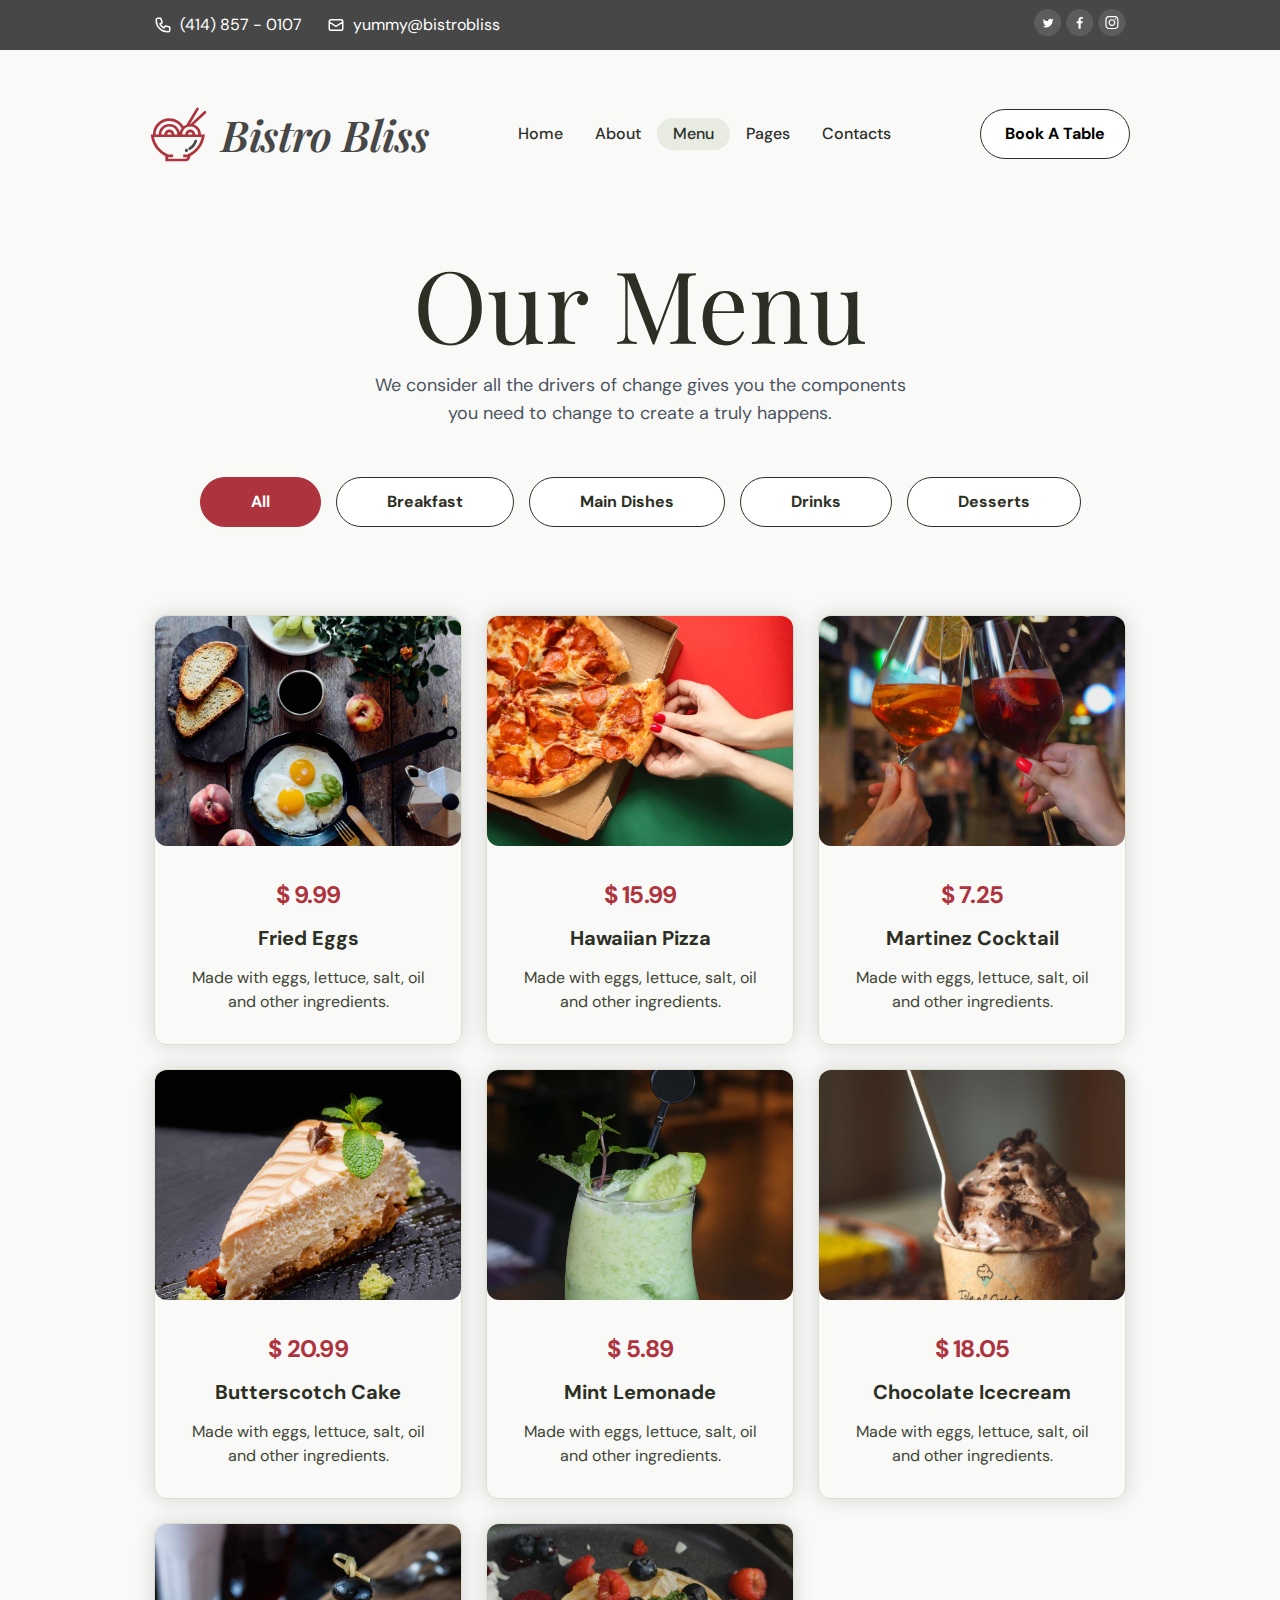
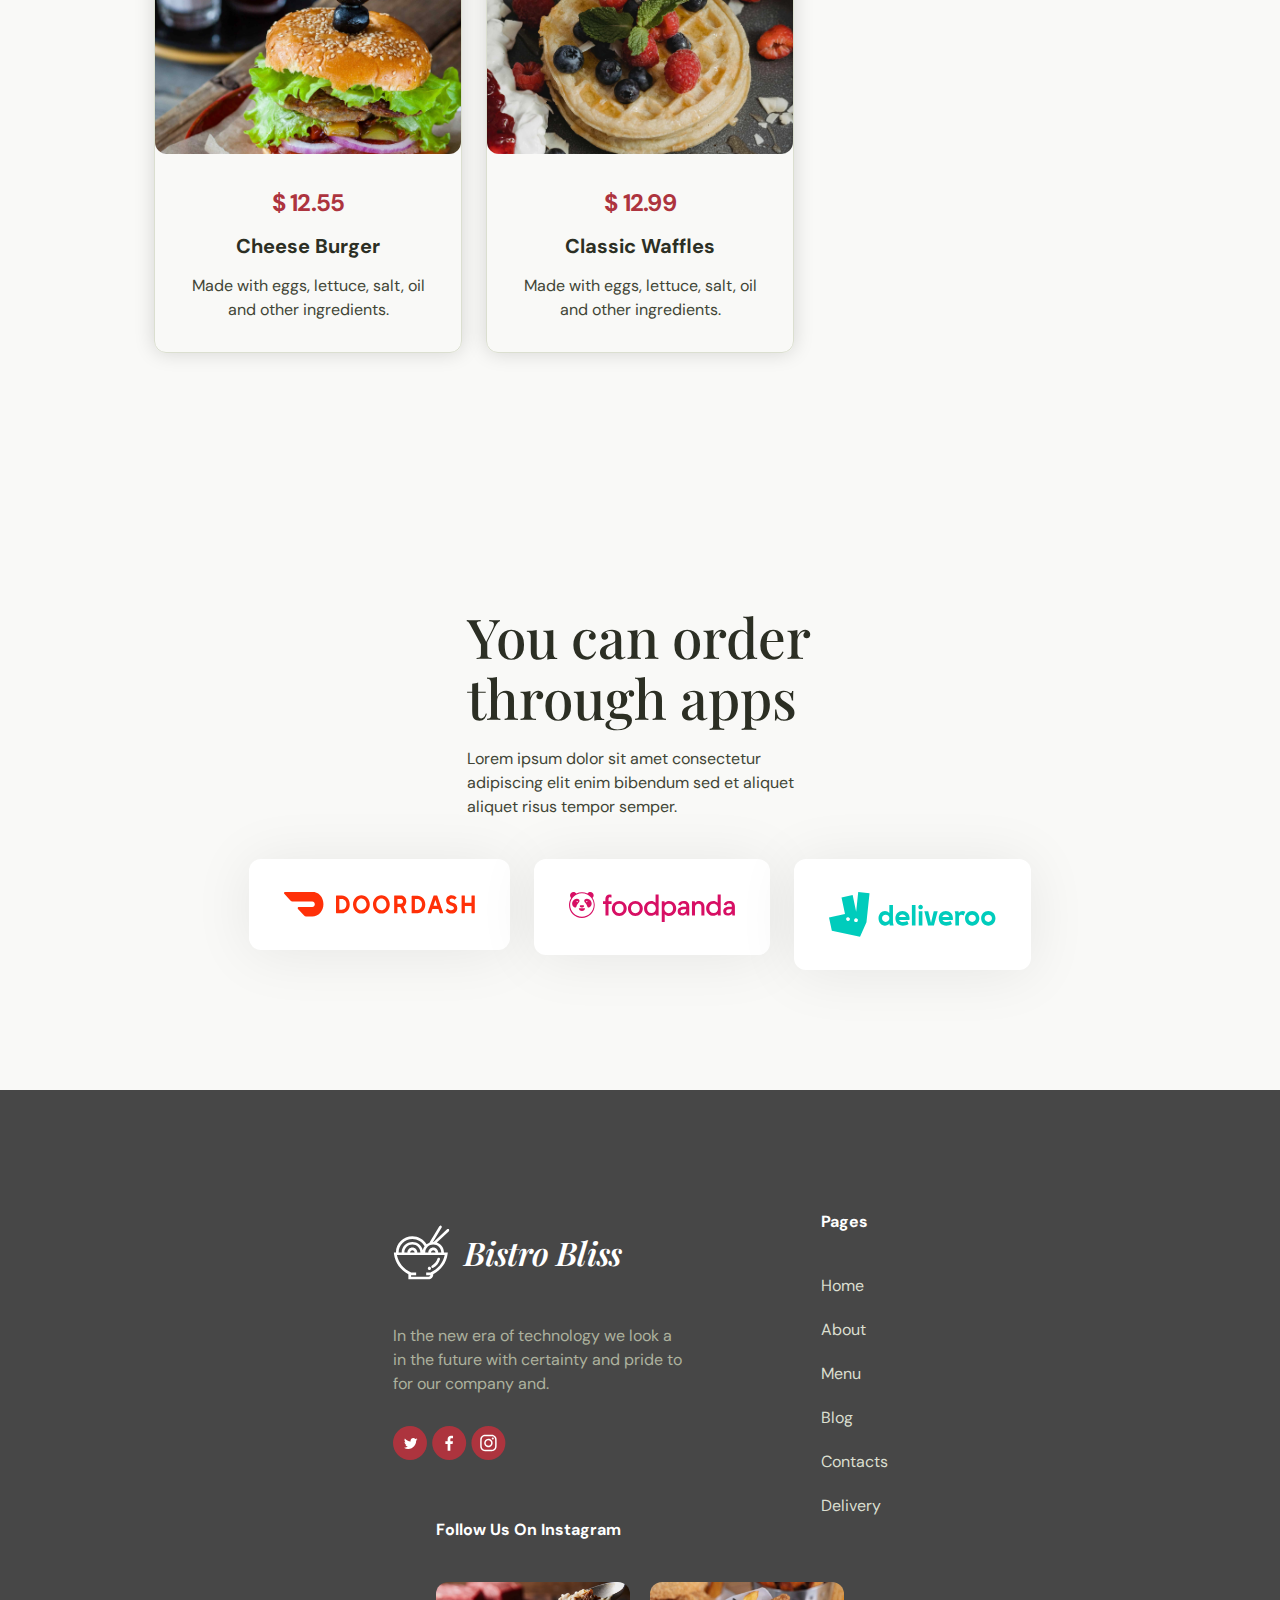
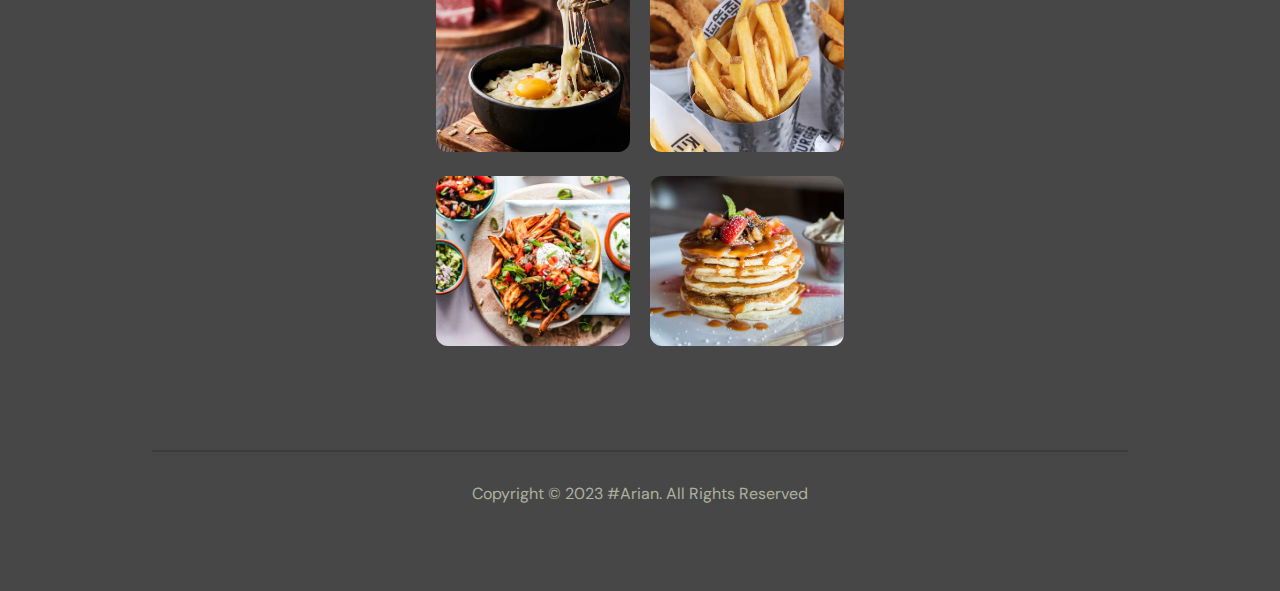
<file: menu.html>
<!DOCTYPE html>
<html lang="en">
<head>
  <meta charset="UTF-8">
  <meta name="viewport" content="width=device-width, initial-scale=1.0">
  <title>BistroBliss</title>
  <link rel="icon" href="favicon.png" type="image/x-icon">
  <link rel="preconnect" href="https://fonts.googleapis.com">
  <link rel="preconnect" href="https://fonts.gstatic.com" crossorigin>
  <link href="https://fonts.googleapis.com/css2?family=DM+Sans:ital,opsz,wght@0,9..40,100;0,9..40,200;0,9..40,300;0,9..40,400;0,9..40,500;0,9..40,600;0,9..40,700;0,9..40,800;0,9..40,900;0,9..40,1000;1,9..40,100;1,9..40,200;1,9..40,300;1,9..40,400;1,9..40,500;1,9..40,600;1,9..40,700;1,9..40,800;1,9..40,900;1,9..40,1000&family=Playfair+Display:ital,wght@0,400;0,500;0,600;0,700;0,800;0,900;1,400;1,500;1,600;1,700;1,800;1,900&display=swap" rel="stylesheet">
  <link rel="stylesheet" href="https://cdnjs.cloudflare.com/ajax/libs/font-awesome/6.4.2/css/all.min.css" integrity="sha512-z3gLpd7yknf1YoNbCzqRKc4qyor8gaKU1qmn+CShxbuBusANI9QpRohGBreCFkKxLhei6S9CQXFEbbKuqLg0DA==" crossorigin="anonymous" referrerpolicy="no-referrer" />
  <link rel="stylesheet" href="styles/general.css">
  <link rel="stylesheet" href="styles/header.css">
  <link rel="stylesheet" href="styles/footer.css">
  <link rel="stylesheet" href="styles/menu/menu.css">
</head>
<body>
  <header>
    <div class="header-container">
      <div class="top-header">
        <div class="top-header-contacts">
          <li>
            <svg xmlns="http://www.w3.org/2000/svg" width="18" height="18" viewBox="0 0 18 18" fill="none">
            <path d="M2.25 3.75C2.25 2.92157 2.92157 2.25 3.75 2.25H6.20943C6.53225 2.25 6.81886 2.45657 6.92094 2.76283L8.0443 6.13291C8.16233 6.48699 8.00203 6.87398 7.6682 7.0409L5.97525 7.88737C6.80194 9.72091 8.27909 11.1981 10.1126 12.0247L10.9591 10.3318C11.126 9.99796 11.513 9.83767 11.8671 9.9557L15.2372 11.0791C15.5434 11.1811 15.75 11.4677 15.75 11.7906V14.25C15.75 15.0784 15.0784 15.75 14.25 15.75H13.5C7.2868 15.75 2.25 10.7132 2.25 4.5V3.75Z" stroke="white" stroke-width="1.5" stroke-linecap="round" stroke-linejoin="round"/>
            </svg>
            <a href="tel:+4148570107">(414) 857 - 0107</a>
          </li>
          <li>
            <svg xmlns="http://www.w3.org/2000/svg" width="18" height="18" viewBox="0 0 18 18" fill="none">
            <path d="M2.25 6L8.16795 9.9453C8.6718 10.2812 9.3282 10.2812 9.83205 9.9453L15.75 6M3.75 14.25H14.25C15.0784 14.25 15.75 13.5784 15.75 12.75V5.25C15.75 4.42157 15.0784 3.75 14.25 3.75H3.75C2.92157 3.75 2.25 4.42157 2.25 5.25V12.75C2.25 13.5784 2.92157 14.25 3.75 14.25Z" stroke="white" stroke-width="1.5" stroke-linecap="round" stroke-linejoin="round"/>
            </svg>
            <a href="mailto:yummy@bistrobliss">yummy@bistrobliss</a>
          </li>
        </div>
        <div class="top-header-social">
          <a href="https://twitter.com/">
            <svg xmlns="http://www.w3.org/2000/svg" width="28" height="28" viewBox="0 0 28 28" fill="none">
              <circle cx="13.5855" cy="13.5855" r="13.5855" fill="#F9F9F7" fill-opacity="0.12"/>
              <path d="M19.6009 10.6613C19.1943 10.842 18.7651 10.955 18.3133 11.0228C18.7651 10.7517 19.1265 10.3225 19.2847 9.8029C18.8555 10.0514 18.3811 10.2321 17.8615 10.3451C17.4549 9.91585 16.8676 9.64478 16.235 9.64478C15.0152 9.64478 14.0212 10.6387 14.0212 11.8586C14.0212 12.0393 14.0438 12.1974 14.089 12.3556C12.2592 12.2652 10.6102 11.3842 9.50328 10.0288C9.32256 10.3676 9.20961 10.7291 9.20961 11.1357C9.20961 11.9038 9.59364 12.5815 10.2036 12.9881C9.84212 12.9655 9.50328 12.8751 9.18702 12.717V12.7396C9.18702 13.8239 9.95507 14.7275 10.9716 14.9308C10.7909 14.976 10.5876 14.9986 10.3843 14.9986C10.2487 14.9986 10.0906 14.976 9.95507 14.9534C10.2487 15.8344 11.062 16.4895 12.0333 16.4895C11.2653 17.0768 10.3165 17.4383 9.27738 17.4383C9.09666 17.4383 8.91594 17.4383 8.75781 17.4157C9.75177 18.0482 10.9038 18.4096 12.1689 18.4096C16.2576 18.4096 18.494 15.0212 18.494 12.0845C18.494 11.9941 18.494 11.8812 18.494 11.7908C18.9232 11.4971 19.3073 11.1131 19.6009 10.6613Z" fill="white"/>
            </svg>
          </a>
          <a href="https://facebook.com/">
            <svg xmlns="http://www.w3.org/2000/svg" width="28" height="28" viewBox="0 0 28 28" fill="none">
              <circle cx="13.7564" cy="13.5855" r="13.5855" fill="#F9F9F7" fill-opacity="0.12"/>
              <path d="M12.5011 19.7065V14.3174H10.6875V12.2172H12.5011V10.6683C12.5011 8.87084 13.5989 7.89209 15.2023 7.89209C15.9704 7.89209 16.6305 7.94927 16.8229 7.97483V9.85328L15.7108 9.85379C14.8388 9.85379 14.6699 10.2682 14.6699 10.8763V12.2172H16.7497L16.4789 14.3174H14.6699V19.7065H12.5011Z" fill="white"/>
            </svg>
          </a>
          <a href="https://instagram.com">
            <svg xmlns="http://www.w3.org/2000/svg" width="28" height="28" viewBox="0 0 28 28" fill="none">
              <circle cx="13.9278" cy="13.5855" r="13.5855" fill="#F9F9F7" fill-opacity="0.12"/>
              <path d="M13.9296 8.20062C15.6848 8.20062 15.8926 8.20719 16.586 8.23881C17.0029 8.24391 17.4158 8.32046 17.8068 8.46513C18.0904 8.57449 18.3479 8.742 18.5628 8.9569C18.7777 9.1718 18.9452 9.42932 19.0545 9.71287C19.1992 10.1039 19.2758 10.5168 19.2809 10.9337C19.3122 11.6271 19.319 11.8349 19.319 13.5901C19.319 15.3452 19.3125 15.5531 19.2809 16.2464C19.2758 16.6633 19.1992 17.0763 19.0545 17.4673C18.9452 17.7508 18.7777 18.0083 18.5628 18.2232C18.3479 18.4381 18.0904 18.6056 17.8068 18.715C17.4158 18.8597 17.0029 18.9362 16.586 18.9413C15.8929 18.9726 15.6851 18.9795 13.9296 18.9795C12.1741 18.9795 11.9663 18.9729 11.2732 18.9413C10.8563 18.9362 10.4434 18.8597 10.0524 18.715C9.76885 18.6056 9.51133 18.4381 9.29643 18.2232C9.08154 18.0083 8.91402 17.7508 8.80466 17.4673C8.65999 17.0763 8.58344 16.6633 8.57834 16.2464C8.54704 15.5531 8.54015 15.3452 8.54015 13.5901C8.54015 11.8349 8.54673 11.6271 8.57834 10.9337C8.58344 10.5168 8.65999 10.1039 8.80466 9.71287C8.91402 9.42932 9.08154 9.1718 9.29643 8.9569C9.51133 8.742 9.76885 8.57449 10.0524 8.46513C10.4434 8.32046 10.8563 8.24391 11.2732 8.23881C11.9666 8.20751 12.1744 8.20062 13.9296 8.20062ZM13.9296 7.01611C12.1453 7.01611 11.9206 7.02363 11.2194 7.05556C10.6738 7.06641 10.134 7.16971 9.62292 7.36107C9.18452 7.52625 8.78744 7.78509 8.45939 8.11955C8.12463 8.44772 7.86557 8.84503 7.70029 9.28371C7.50893 9.79476 7.40562 10.3346 7.39477 10.8802C7.36347 11.5807 7.35596 11.8055 7.35596 13.5898C7.35596 15.374 7.36347 15.5988 7.3954 16.3C7.40625 16.8456 7.50956 17.3854 7.70092 17.8964C7.86601 18.3351 8.12486 18.7324 8.45939 19.0606C8.78762 19.3951 9.18493 19.654 9.62355 19.8191C10.1346 20.0104 10.6744 20.1137 11.22 20.1246C11.9212 20.1559 12.145 20.164 13.9302 20.164C15.7154 20.164 15.9393 20.1565 16.6404 20.1246C17.186 20.1137 17.7258 20.0104 18.2369 19.8191C18.6734 19.6498 19.0699 19.3914 19.4008 19.0602C19.7318 18.7291 19.99 18.3325 20.1589 17.8958C20.3503 17.3848 20.4536 16.8449 20.4644 16.2993C20.4957 15.5988 20.5032 15.374 20.5032 13.5898C20.5032 11.8055 20.4957 11.5807 20.4638 10.8795C20.4529 10.3339 20.3496 9.79413 20.1583 9.28308C19.9932 8.84446 19.7343 8.44715 19.3998 8.11892C19.0716 7.78439 18.6743 7.52554 18.2356 7.36045C17.7246 7.16909 17.1848 7.06578 16.6392 7.05493C15.9386 7.02363 15.7139 7.01611 13.9296 7.01611Z" fill="white"/>
              <path d="M13.928 10.2178C13.2603 10.2178 12.6077 10.4158 12.0525 10.7867C11.4974 11.1576 11.0647 11.6848 10.8092 12.3017C10.5537 12.9185 10.4869 13.5972 10.6171 14.2521C10.7474 14.9069 11.0689 15.5084 11.541 15.9805C12.0131 16.4526 12.6146 16.7741 13.2694 16.9044C13.9242 17.0346 14.603 16.9678 15.2198 16.7123C15.8366 16.4568 16.3638 16.0241 16.7348 15.4689C17.1057 14.9138 17.3037 14.2611 17.3037 13.5935C17.3037 12.6982 16.948 11.8396 16.315 11.2065C15.6819 10.5734 14.8233 10.2178 13.928 10.2178ZM13.928 15.7847C13.4946 15.7847 13.0709 15.6562 12.7106 15.4154C12.3503 15.1746 12.0694 14.8324 11.9036 14.432C11.7377 14.0316 11.6943 13.5911 11.7789 13.166C11.8634 12.741 12.0721 12.3505 12.3785 12.0441C12.685 11.7376 13.0754 11.5289 13.5005 11.4444C13.9255 11.3598 14.3661 11.4032 14.7665 11.5691C15.1669 11.7349 15.5091 12.0158 15.7499 12.3761C15.9907 12.7365 16.1192 13.1601 16.1192 13.5935C16.1192 14.1746 15.8883 14.732 15.4774 15.1429C15.0665 15.5538 14.5091 15.7847 13.928 15.7847Z" fill="white"/>
              <path d="M17.4485 10.8711C17.8842 10.8711 18.2373 10.518 18.2373 10.0823C18.2373 9.64663 17.8842 9.29346 17.4485 9.29346C17.0128 9.29346 16.6597 9.64663 16.6597 10.0823C16.6597 10.518 17.0128 10.8711 17.4485 10.8711Z" fill="white"/>
            </svg>
          </a>
        </div>
      </div>
      <div class="bot-header">
        <div class="logo">
          <svg xmlns="http://www.w3.org/2000/svg" width="57" height="55" viewBox="0 0 57 55" fill="none">
            <g clip-path="url(#clip0_8_1982)">
            <path d="M48.1694 0.803952C47.8608 0.62592 47.493 0.57519 47.1464 0.662861C46.7999 0.750533 46.5028 0.969467 46.3202 1.27175L36.6488 17.3632C36.5992 17.4466 36.5592 17.5352 36.5294 17.6273C35.4473 18.0213 34.4373 18.5849 33.5386 19.296C30.6082 14.4065 25.2389 11.3277 19.3731 11.3277C10.322 11.3277 2.95955 18.5484 2.93432 27.4318H0.800781L0.99155 28.9241C2.1017 37.5971 7.54786 45.1726 15.3786 49.1616V54.2827H35.5842C38.1454 54.2827 40.2291 52.2344 40.2291 49.7183V49.1623C48.0623 45.1714 53.506 37.5959 54.6186 28.9241L54.8094 27.4306H50.9565C50.9386 22.8964 47.978 19.0416 43.8599 17.5862L55.9263 6.18186C56.4629 5.67478 56.4802 4.83467 55.962 4.30763C55.8392 4.18216 55.6925 4.08167 55.5302 4.0119C55.3678 3.94214 55.1931 3.90447 55.0159 3.90104C54.8388 3.89762 54.6627 3.92851 54.4977 3.99195C54.3327 4.05539 54.182 4.15013 54.0543 4.27077L40.6131 16.9764C40.4925 16.9715 40.3725 16.9582 40.25 16.9582C40.1725 16.9582 40.098 16.9691 40.0217 16.9703L48.6457 2.62016C48.7359 2.47019 48.7951 2.30425 48.8199 2.13181C48.8448 1.95937 48.8348 1.78381 48.7906 1.61516C48.7464 1.4465 48.6687 1.28806 48.5621 1.14887C48.4556 1.00968 48.3221 0.892478 48.1694 0.803952ZM19.3725 13.9804C24.5399 13.9804 29.25 16.8374 31.5928 21.3135C30.7387 22.4673 30.1331 23.78 29.8131 25.1714C28.7392 20.4764 24.4697 16.957 19.3725 16.957C13.4851 16.957 8.69555 21.652 8.67032 27.4312H5.63524C5.65986 20.011 11.8112 13.9804 19.3725 13.9804ZM19.3725 22.5936C16.6463 22.5936 14.4279 24.7604 14.4026 27.4312H11.3719C11.3971 23.1146 14.9743 19.6103 19.3725 19.6103C23.7719 19.6103 27.3528 23.1146 27.3755 27.4312H24.3411C24.3171 24.7604 22.0986 22.5936 19.3725 22.5936ZM21.6383 27.4318H17.1066C17.1187 26.8488 17.3627 26.2936 17.7865 25.8851C18.2102 25.4766 18.78 25.2473 19.3737 25.2463C19.9672 25.2475 20.5366 25.4769 20.9599 25.8854C21.3832 26.2939 21.6267 26.8491 21.6383 27.4318ZM51.6974 30.0845C50.1965 37.793 44.874 44.3646 37.4974 47.5123H33.1743V50.1656H37.4685C37.3674 50.5819 37.1266 50.9526 36.7849 51.2183C36.4433 51.4839 36.0205 51.6289 35.5848 51.63H18.0802V50.1656H23.1442V47.5123H18.1128C10.7362 44.3664 5.41309 37.793 3.91094 30.0845H51.6974ZM37.9848 27.4318C37.9967 26.849 38.2404 26.294 38.6638 25.8855C39.0872 25.4771 39.6565 25.2476 40.25 25.2463C40.844 25.2468 41.4142 25.4759 41.8382 25.8845C42.2623 26.293 42.5064 26.8485 42.5183 27.4318H37.9848ZM40.25 19.6109C44.6512 19.6109 48.2334 23.1152 48.2568 27.4318H45.2205C45.1959 24.761 42.9768 22.5942 40.25 22.5942C37.5239 22.5942 35.3072 24.761 35.2826 27.4318H32.2494C32.274 23.1152 35.8512 19.6109 40.25 19.6109Z" fill="#AD343E"/>
            <path d="M39.6741 42.9139C39.8901 42.9139 40.1086 42.8637 40.3098 42.7568C41.9591 41.8897 43.4065 40.6947 44.5598 39.248C45.7131 37.8012 46.5469 36.1345 47.0082 34.3539C47.0524 34.1848 47.0622 34.0088 47.037 33.8361C47.0118 33.6633 46.9522 33.4971 46.8614 33.347C46.7707 33.1969 46.6507 33.0659 46.5083 32.9615C46.3659 32.8571 46.2039 32.7813 46.0316 32.7385C45.8593 32.6957 45.6801 32.6867 45.5043 32.7121C45.3285 32.7374 45.1595 32.7967 45.007 32.8863C44.8545 32.976 44.7215 33.0943 44.6157 33.2346C44.5099 33.3748 44.4334 33.5342 44.3904 33.7035C44.0221 35.1266 43.356 36.4588 42.4345 37.6151C41.5131 38.7714 40.3565 39.7265 39.0384 40.4196C38.7726 40.5585 38.5618 40.7808 38.4395 41.051C38.3172 41.3213 38.2905 41.6239 38.3636 41.9108C38.4367 42.1976 38.6054 42.4522 38.8429 42.634C39.0804 42.8158 39.373 42.9143 39.6741 42.9139Z" fill="#474747"/>
            <path d="M36.4059 45.0064C37.2903 45.0064 38.0072 44.3023 38.0072 43.4337C38.0072 42.5652 37.2903 41.8611 36.4059 41.8611C35.5216 41.8611 34.8047 42.5652 34.8047 43.4337C34.8047 44.3023 35.5216 45.0064 36.4059 45.0064Z" fill="#474747"/>
            </g>
            <defs>
            <clipPath id="clip0_8_1982">
            <rect width="56" height="55" fill="white" transform="translate(0.5)"/>
            </clipPath>
            </defs>
          </svg>
          <a href="index.html" draggable="false"><h1>Bistro Bliss</h1></a>
        </div>
        <nav class="navbar-header">
          <a href="index.html"><li>Home</li></a>
          <a href="about.html"><li>About</li></a>
          <a href="menu.html"><li class="active">Menu</li></a>
          <a href="pages.html"><li>Pages</li></a>
          <a href="contatcs.html"><li>Contacts</li></a>
        </nav>
        <a href="bookatable.html"><button class="navbar-button">Book A Table</button></a>
        <div class="toggle-btn">
          <i class="fa-solid fa-bars"></i>
        </div>
        <div class="drop-down-header">
          <li><a href="index.html">Home</a></li>
          <li><a href="about.html">About</a></li>
          <li class="active-drop-down"><a href="menu.html">Menu</a></li>
          <li><a href="pages.html">Pages</a></li>
          <li><a href="contatcs.html">Contacts</a></li>
          <a href="bookatable.html"><button>Book A Table</button></a>
        </div>
      </div>
    </div>
  </header>
  <main>
    <div class="menu">
      <div class="hero">
        <div class="hero-title">
          <div class="titles">
            <h2>Our Menu</h2>
            <p>We consider all the drivers of change gives you the components you need to change to create a truly happens.</p>
          </div>
          <div class="buttons">
            <button class="btn active-btn" onclick="allOption()" id="all-btn">All</button>
            <button class="btn" onclick="breakFast()" id="break-btn">Breakfast</button>
            <button class="btn" onclick="mainDish()" id="main-btn">Main Dishes</button>
            <button class="btn" onclick="drink()" id="drink-btn">Drinks</button>
            <button class="btn" onclick="dessert()" id="dessert-btn">Desserts</button>
          </div>
        </div>
        <div class="card-container">
          <div class="card breakfast">
            <div class="card-img">
              <img src="images/pages/menu/eggs.jpg">
            </div>
            <div class="card-info">
              <p>$ 9.99</p>
              <p>Fried Eggs</p>
              <p>Made with eggs, lettuce, salt, oil and other ingredients.</p>
            </div>
          </div>
          <div class="card maindish">
            <div class="card-img">
              <img src="images/pages/menu/pizza.jpg">
            </div>
            <div class="card-info">
              <p>$ 15.99</p>
              <p>Hawaiian Pizza</p>
              <p>Made with eggs, lettuce, salt, oil and other ingredients.</p>
            </div>
          </div>
          <div class="card drink">
            <div class="card-img">
              <img src="images/pages/menu/coktail.jpg">
            </div>
            <div class="card-info">
              <p>$ 7.25</p>
              <p>Martinez Cocktail</p>
              <p>Made with eggs, lettuce, salt, oil and other ingredients.</p>
            </div>
          </div>
          <div class="card dessert">
            <div class="card-img">
              <img src="images/pages/menu/cake.jpg">
            </div>
            <div class="card-info">
              <p>$ 20.99</p>
              <p>Butterscotch Cake</p>
              <p>Made with eggs, lettuce, salt, oil and other ingredients.</p>
            </div>
          </div>
          <div class="card drink">
            <div class="card-img">
              <img src="images/pages/menu/lemonade.jpg">
            </div>
            <div class="card-info">
              <p>$ 5.89</p>
              <p>Mint Lemonade</p>
              <p>Made with eggs, lettuce, salt, oil and other ingredients.</p>
            </div>
          </div>
          <div class="card dessert">
            <div class="card-img">
              <img src="images/pages/menu/ice-creeam.jpg">
            </div>
            <div class="card-info">
              <p>$ 18.05</p>
              <p>Chocolate Icecream</p>
              <p>Made with eggs, lettuce, salt, oil and other ingredients.</p>
            </div>
          </div>
          <div class="card maindish">
            <div class="card-img">
              <img src="images/pages/menu/burger.jpg">
            </div>
            <div class="card-info">
              <p>$ 12.55</p>
              <p>Cheese Burger</p>
              <p>Made with eggs, lettuce, salt, oil and other ingredients.</p>
            </div>
          </div>
          <div class="card dessert">
            <div class="card-img">
              <img src="images/pages/menu/waffles.jpg">
            </div>
            <div class="card-info">
              <p>$ 12.99</p>
              <p>Classic Waffles</p>
              <p>Made with eggs, lettuce, salt, oil and other ingredients.</p>
            </div>
          </div>
        </div>
      </div>
      <div class="brands">
        <div class="brands-title">
          <h2>You can order through apps</h2>
          <p>Lorem ipsum dolor sit amet consectetur adipiscing elit enim bibendum sed et aliquet aliquet risus tempor semper.</p>
        </div>
        <div class="brands-logo">
          <div class="logo-row">
            <svg xmlns="http://www.w3.org/2000/svg" width="191" height="25" viewBox="0 0 191 25" fill="none">
              <path d="M55.3406 6.97779V17.7937H57.77C58.39 17.7835 59.0018 17.6353 59.5693 17.358C60.1369 17.0807 60.6485 16.6799 61.074 16.1792C61.9474 15.1528 62.4252 13.7885 62.4058 12.3768C62.4243 11.6756 62.3178 10.9773 62.0925 10.3219C61.8671 9.66652 61.5273 9.06704 61.0926 8.55789C60.6653 8.05653 60.1501 7.65758 59.5787 7.3856C59.0072 7.11362 58.3917 6.97436 57.77 6.97641H55.3418L55.3406 6.97779ZM57.77 3.58656C62.298 3.58656 65.7234 7.48111 65.7234 12.3768C65.7234 17.2725 62.298 21.189 57.77 21.189H52.4119C52.3608 21.1883 52.3104 21.1764 52.2634 21.1541C52.2165 21.1317 52.174 21.0993 52.1383 21.0587C52.1026 21.0181 52.0745 20.9701 52.0556 20.9174C52.0366 20.8647 52.0272 20.8084 52.0279 20.7517V4.04175C52.0279 3.79972 52.2001 3.60307 52.4119 3.60307L57.77 3.58656ZM77.3947 18.1705C79.4512 18.1774 81.3083 16.7733 82.0999 14.6129C82.4877 13.5573 82.5913 12.3995 82.3983 11.2799C82.2052 10.1603 81.7237 9.12683 81.0122 8.30485C80.3131 7.49636 79.4095 6.94233 78.4208 6.71595C77.4321 6.48956 76.4047 6.60149 75.4745 7.03692C73.5741 7.92805 72.3328 10.0362 72.329 12.3768C72.329 15.5672 74.5924 18.1554 77.3947 18.1705ZM77.396 3.18776C82.1619 3.18776 85.8053 7.35734 85.8053 12.3768C85.8053 17.3962 82.1619 21.5658 77.3947 21.5658C72.6288 21.5658 69.0163 17.4169 69.0163 12.3768C69.0163 7.33671 72.6611 3.18776 77.396 3.18776ZM97.3825 18.1705C100.186 18.1622 102.454 15.5714 102.452 12.3809C102.448 9.18772 100.175 6.60236 97.3726 6.60099C94.5678 6.60099 92.2932 9.18497 92.2895 12.3768C92.2895 13.9143 92.826 15.3885 93.7811 16.4749C94.2486 17.0103 94.8081 17.4362 95.4265 17.7274C96.0448 18.0187 96.7108 18.1693 97.3825 18.1705ZM97.3812 3.18776C102.132 3.18776 105.776 7.33671 105.776 12.3768C105.776 17.4169 102.117 21.5658 97.3812 21.5658C92.6463 21.5658 88.9719 17.4169 88.9719 12.3768C88.9719 7.33671 92.6153 3.18776 97.3812 3.18776ZM116.888 6.97779H113.463V11.6328H116.888C117.159 11.6461 117.429 11.5977 117.682 11.4906C117.935 11.3834 118.166 11.2198 118.36 11.0099C118.756 10.5835 118.982 9.99221 118.987 9.37062C118.997 9.05527 118.949 8.74094 118.847 8.44649C118.745 8.15204 118.59 7.88355 118.392 7.65713C118.198 7.43432 117.964 7.25913 117.705 7.14284C117.446 7.02655 117.168 6.97173 116.888 6.98191V6.97779ZM110.149 4.04175C110.149 3.79972 110.322 3.60307 110.534 3.60307H116.984C120.059 3.60307 122.284 6.1678 122.284 9.3885C122.307 11.5668 121.235 13.5677 119.525 14.5427L122.499 20.5289C122.54 20.5977 122.563 20.6779 122.566 20.7604C122.569 20.8429 122.551 20.9246 122.514 20.9965C122.478 21.0672 122.425 21.125 122.36 21.1631C122.296 21.2011 122.223 21.2178 122.15 21.211H119.539C119.467 21.2122 119.396 21.1906 119.334 21.1487C119.272 21.1069 119.222 21.0465 119.19 20.9745L116.323 15.0502H113.45V20.738C113.451 20.7948 113.442 20.8512 113.423 20.9041C113.404 20.9569 113.376 21.0051 113.34 21.0458C113.305 21.0866 113.262 21.1191 113.215 21.1416C113.168 21.164 113.118 21.1759 113.066 21.1767H110.552C110.5 21.1759 110.45 21.164 110.403 21.1416C110.356 21.1191 110.313 21.0866 110.277 21.0458C110.242 21.0051 110.214 20.9569 110.195 20.9041C110.176 20.8512 110.167 20.7948 110.167 20.738L110.15 4.04313L110.149 4.04175ZM130.921 7.0603V17.8776H133.349C133.969 17.8682 134.581 17.721 135.148 17.4447C135.716 17.1683 136.228 16.7684 136.654 16.2686C137.528 15.2434 138.007 13.8801 137.989 12.4689C138.008 11.7669 137.903 11.0674 137.678 10.4108C137.453 9.75421 137.114 9.15345 136.679 8.64315C136.251 8.14095 135.735 7.7415 135.162 7.46949C134.59 7.19748 133.973 7.05869 133.35 7.06168L130.921 7.0603ZM133.349 3.66495C137.877 3.66495 141.302 7.56362 141.302 12.4689C141.302 17.3742 137.877 21.2729 133.349 21.2729H128.007C127.956 21.2722 127.905 21.2603 127.858 21.2378C127.811 21.2154 127.769 21.1828 127.733 21.1421C127.697 21.1013 127.669 21.0531 127.65 21.0003C127.631 20.9475 127.622 20.8911 127.623 20.8342V4.12564C127.623 3.88223 127.795 3.68558 128.007 3.68558L133.349 3.66495ZM151.407 7.96655L149.527 13.7506H153.282L151.407 7.96655ZM148.425 17.0194L147.194 20.87C147.17 20.9606 147.119 21.0395 147.049 21.0943C146.98 21.149 146.896 21.1766 146.81 21.1725H144.142C144.074 21.1796 144.006 21.1662 143.944 21.1337C143.882 21.1013 143.829 21.0511 143.791 20.9882C143.752 20.9247 143.729 20.8511 143.723 20.7745C143.717 20.6979 143.729 20.6209 143.758 20.5509L149.524 3.85748C149.55 3.76945 149.602 3.69358 149.672 3.64145C149.741 3.58931 149.824 3.56376 149.908 3.56869H152.893C152.977 3.56345 153.06 3.58886 153.13 3.64102C153.199 3.69317 153.252 3.76921 153.279 3.85748L159.044 20.5509C159.073 20.621 159.085 20.698 159.079 20.7746C159.072 20.8513 159.049 20.9248 159.009 20.9882C158.971 21.0508 158.918 21.1008 158.857 21.133C158.795 21.1651 158.727 21.1783 158.659 21.1712H155.992C155.906 21.1752 155.822 21.1477 155.753 21.0929C155.683 21.0381 155.632 20.9592 155.608 20.8686L154.377 17.0181H148.425V17.0194ZM162.138 8.34198C162.138 5.57784 164.236 3.18776 167.55 3.18776C169.335 3.14352 171.063 3.88455 172.357 5.24917C172.396 5.29056 172.428 5.34044 172.449 5.39578C172.471 5.45111 172.482 5.51072 172.482 5.57097C172.482 5.63121 172.471 5.69083 172.449 5.74616C172.428 5.80149 172.396 5.85138 172.357 5.89276L170.879 7.56362C170.844 7.60421 170.801 7.63649 170.754 7.65854C170.708 7.68058 170.657 7.69194 170.606 7.69194C170.556 7.69194 170.505 7.68058 170.458 7.65854C170.412 7.63649 170.369 7.60421 170.334 7.56362C169.638 6.83934 168.723 6.42897 167.769 6.41259C166.444 6.41259 165.464 7.28858 165.464 8.29935C165.464 11.5668 173.297 9.68142 173.297 15.9688C173.293 19.1551 171.179 21.5658 167.44 21.5658C166.402 21.5776 165.372 21.3575 164.412 20.9186C163.452 20.4796 162.581 19.8308 161.851 19.0107C161.812 18.9693 161.781 18.9195 161.759 18.8641C161.738 18.8088 161.727 18.7492 161.727 18.6889C161.727 18.6287 161.738 18.5691 161.759 18.5137C161.781 18.4584 161.812 18.4085 161.851 18.3671L163.281 16.7389C163.317 16.6963 163.36 16.6624 163.408 16.6392C163.456 16.6159 163.507 16.6039 163.56 16.6039C163.612 16.6039 163.664 16.6159 163.712 16.6392C163.76 16.6624 163.803 16.6963 163.839 16.7389C164.738 17.7289 165.95 18.2912 167.217 18.3066C168.873 18.3066 169.965 17.3 169.965 16.0389C169.965 12.7701 162.135 14.6569 162.135 8.36811M187.502 4.01975V10.6262H180.872V4.01975C180.872 3.96304 180.863 3.90675 180.844 3.85408C180.825 3.80141 180.797 3.7534 180.761 3.71279C180.726 3.67218 180.683 3.63977 180.636 3.6174C180.589 3.59504 180.539 3.58316 180.488 3.58244H177.973C177.922 3.58316 177.871 3.59504 177.824 3.6174C177.777 3.63977 177.735 3.67218 177.699 3.71279C177.663 3.7534 177.635 3.80141 177.616 3.85408C177.597 3.90675 177.588 3.96304 177.589 4.01975V20.7105C177.589 20.9525 177.762 21.1491 177.973 21.1491H180.488C180.698 21.1491 180.872 20.9525 180.872 20.7105V13.9995H187.497V20.7105C187.497 20.9525 187.67 21.1491 187.881 21.1491H190.396C190.608 21.1491 190.78 20.9525 190.78 20.7105V4.01975C190.781 3.96304 190.771 3.90675 190.752 3.85408C190.733 3.80141 190.705 3.7534 190.67 3.71279C190.634 3.67218 190.591 3.63977 190.544 3.6174C190.497 3.59504 190.447 3.58316 190.396 3.58244H187.881C187.779 3.58532 187.682 3.63284 187.611 3.7147C187.54 3.79656 187.501 3.90616 187.502 4.01975ZM37.9111 5.81025C36.1668 2.221 32.7537 -0.0136888 29.0421 6.31078e-05H0.959668C0.77002 0.000917632 0.584791 0.0637006 0.427061 0.180589C0.269331 0.297478 0.146073 0.463304 0.0726462 0.657405C0.000292478 0.850262 -0.0185516 1.0627 0.0185275 1.26752C0.0556065 1.47234 0.146921 1.66021 0.280774 1.80707L6.39826 8.54551C6.9384 9.14234 7.67428 9.47651 8.43989 9.47651H28.2368C29.6479 9.46001 30.8013 10.7004 30.8161 12.2448C30.831 13.7891 29.6999 15.0543 28.2889 15.0694H14.6404C14.4506 15.0695 14.265 15.1316 14.1068 15.248C13.9486 15.3645 13.8248 15.53 13.7509 15.724C13.6778 15.9171 13.6585 16.13 13.6954 16.3354C13.7322 16.5408 13.8236 16.7292 13.9578 16.8764L20.079 23.6204C20.6225 24.2169 21.3563 24.551 22.1206 24.55H28.2938C36.3253 24.55 42.3982 15.1437 37.9111 5.80613" fill="#FF3008"/>
            </svg>
            <svg xmlns="http://www.w3.org/2000/svg" width="166" height="30" viewBox="0 0 166 30" fill="none">
              <path d="M34.0033 9.33314H36.3824V7.04762C36.3824 4.28699 37.9085 2.47656 40.9535 2.47656L42.4795 2.7645V5.52513L40.8599 5.23719C39.9061 5.23719 39.5282 5.81307 39.5282 6.76328V9.33314H42.5731V12.0938H39.5246V23.5214H36.4796V12.0938H34.0033V9.33314ZM50.2863 9.0488C54.1915 9.0488 57.7152 12.0938 57.7152 16.4777C57.7152 20.8616 54.2887 23.9029 50.2863 23.9029C46.284 23.9029 42.8611 20.858 42.8611 16.4777C42.8611 12.0002 46.3811 9.0488 50.2863 9.0488ZM50.2863 21.1423C53.1441 21.1423 54.6666 19.0475 54.6666 16.4777C54.6666 13.9078 53.1441 11.8094 50.2863 11.8094C47.4285 11.8094 45.906 13.9042 45.906 16.4777C45.906 18.9504 47.4321 21.1423 50.2863 21.1423ZM66.3822 9.0488C70.2874 9.0488 73.8075 12.0938 73.8075 16.4777C73.8075 20.8616 70.381 23.9029 66.3822 23.9029C62.3834 23.9029 58.9533 20.858 58.9533 16.4777C59.0469 12.0002 62.477 9.0488 66.3822 9.0488ZM66.3822 21.1423C69.2364 21.1423 70.7625 19.0475 70.7625 16.4777C70.7625 13.9078 69.2364 11.8094 66.3822 11.8094C63.528 11.8094 62.0019 13.9042 62.0019 16.4777C62.0019 18.9504 63.5244 21.1423 66.3822 21.1423ZM89.619 23.5214H86.8548L86.5668 22.2869L86.3797 22.0961L86.1889 22.2869C85.2351 23.2371 83.8098 23.8093 82.2837 23.8093C78.3785 23.8093 75.0492 20.7608 75.0492 16.3805C75.0492 12.0002 78.3785 8.95162 82.2837 8.95162C83.8098 8.95162 85.3323 9.5275 86.1889 10.4777L86.3797 10.6685L86.5704 10.4777V2.57374H89.619V23.5214ZM82.4745 11.7159C79.6167 11.7159 78.0942 13.8106 78.0942 16.3805C78.0942 18.9504 79.6167 21.0487 82.4745 21.0487C85.0479 21.0487 86.8548 18.9504 86.8548 16.3805C86.8548 13.9042 85.0479 11.7159 82.4745 11.7159ZM92.664 9.33314H95.4282L95.7125 10.5713L95.9033 10.762L96.0941 10.5713C97.0443 9.62108 98.4732 9.0488 99.9992 9.0488C103.901 9.0488 107.234 12.0938 107.234 16.4777C107.234 20.8616 103.901 23.9029 99.9992 23.9029C98.4732 23.9029 96.9507 23.3342 96.0941 22.3804L95.9033 22.1897L95.7125 22.3804V30.0001H92.7612V9.33314H92.664ZM99.7113 21.1423C102.569 21.1423 104.092 19.0475 104.092 16.4777C104.092 13.9078 102.569 11.8094 99.7113 11.8094C97.1414 11.8094 95.331 13.9042 95.331 16.4777C95.331 18.9504 97.1414 21.1423 99.7113 21.1423ZM114.76 14.6672H117.232V14.0014C117.232 12.2845 116.092 11.5251 114.472 11.5251C113.14 11.5251 112.284 12.191 111.808 13.4291L109.141 12.8568C109.71 10.4777 111.805 8.95162 114.569 8.95162C118.377 8.95162 120.281 10.8592 120.281 14.5701V23.4278H117.805L117.517 21.5202C116.567 22.9527 115.044 23.6186 113.043 23.6186C110.473 23.6186 108.663 22.0961 108.663 19.2383C108.569 16.4777 111.045 14.6672 114.76 14.6672ZM113.428 21.1423C114.378 21.1423 115.328 20.8544 115.998 20.1885C116.757 19.5226 117.139 18.666 117.139 17.525V17.2371H114.569C112.759 17.2371 111.618 18.0937 111.618 19.4291C111.618 20.3793 112.284 21.1423 113.424 21.1423H113.428ZM122.948 9.33314H125.709L125.997 10.5713L126.187 10.762L126.375 10.5713C126.95 9.62108 128.473 9.0488 129.711 9.0488C133.328 9.0488 135.423 11.4279 135.423 14.7608V23.5214H132.375V14.7608C132.281 12.8568 131.331 11.7159 129.33 11.7159C127.519 11.7159 126.09 13.1448 125.997 14.9552V23.5214H122.948V9.33314ZM151.706 23.5214H148.946L148.658 22.2869L148.47 22.0961L148.28 22.2869C147.326 23.2371 145.897 23.8093 144.374 23.8093C140.469 23.8093 137.14 20.7608 137.14 16.3805C137.14 12.0002 140.469 8.95162 144.374 8.95162C145.897 8.95162 147.423 9.5275 148.28 10.4777L148.47 10.6685L148.661 10.4777V2.57374H151.706V23.5214ZM144.659 11.7159C141.805 11.7159 140.279 13.8106 140.279 16.3805C140.279 18.9504 141.805 21.0487 144.659 21.0487C147.232 21.0487 149.043 18.9504 149.043 16.3805C149.043 13.9042 147.232 11.7159 144.659 11.7159ZM160.373 14.6672H162.849V14.0014C162.849 12.2845 161.708 11.5251 160.089 11.5251C158.757 11.5251 157.897 12.191 157.422 13.4291L154.758 12.8568C155.327 10.4777 157.422 8.95162 160.182 8.95162C163.994 8.95162 165.898 10.8592 165.898 14.5701V23.4278H163.422L163.134 21.5202C162.184 22.9527 160.658 23.6186 158.66 23.6186C156.086 23.6186 154.28 22.0961 154.28 19.2383C154.182 16.4777 156.565 14.6672 160.373 14.6672ZM159.041 21.1423C159.992 21.1423 160.945 20.8544 161.611 20.1885C162.374 19.5226 162.756 18.666 162.756 17.525V17.2371H160.182C158.372 17.2371 157.231 18.0937 157.231 19.4291C157.231 20.3793 157.897 21.1423 159.041 21.1423Z" fill="#D70F64"/>
              <path d="M12.9405 19.0469C14.6573 19.0469 16.0862 17.8087 16.0862 16.2863H9.79834C9.79834 17.8087 11.1265 19.0469 12.9405 19.0469Z" fill="#D70F64"/>
              <path d="M23.5215 5.90658C24.2845 5.33429 24.6661 4.38049 24.6661 3.33311C24.6661 1.4291 23.1436 0.00019696 21.236 0.00019696C20.0014 0.00019696 18.9504 0.572479 18.3818 1.52628C16.6611 0.690508 14.7696 0.266614 12.8569 0.288137C10.9481 0.292584 9.06353 0.715208 7.33565 1.52628C6.75977 0.568879 5.71598 0.00019696 4.47784 0.00019696C3.58196 -0.0094486 2.7186 0.33552 2.07604 0.959873C1.43348 1.58423 1.06385 2.43732 1.04775 3.33311C1.05572 3.81698 1.16119 4.29427 1.35785 4.73645C1.55451 5.17862 1.83832 5.5766 2.19231 5.90658C0.74607 8.0055 -0.0192139 10.4986 0.000366566 13.0475C0.00132009 16.4573 1.35604 19.7272 3.76679 22.1387C6.17755 24.5501 9.4471 25.9057 12.8569 25.9076C16.2661 25.9057 19.5351 24.5506 21.9457 22.1399C24.3564 19.7293 25.7115 16.4603 25.7134 13.0511C25.7134 10.3876 24.9504 7.90776 23.5215 5.91017V5.90658ZM12.9541 24.8567C6.47183 24.8567 1.14493 19.5226 1.14493 13.0511C1.14493 10.5712 1.90437 8.28568 3.14252 6.38168C4.29496 4.63925 5.91202 3.2541 7.81075 2.3829C9.33323 1.61986 11.1437 1.23834 12.9505 1.23834C14.7573 1.23834 16.5677 1.61986 18.0902 2.3829C19.9978 3.33311 21.5203 4.66843 22.7585 6.38168C23.9966 8.28928 24.756 10.5712 24.756 13.0475C24.756 19.5262 19.4255 24.8531 12.9505 24.8531L12.9541 24.8567Z" fill="#D70F64"/>
              <path d="M12.9374 15.524C13.1318 15.6176 15.133 14.8581 15.133 13.9043C15.133 13.332 13.5133 13.2385 12.9374 13.2385C12.3615 13.2385 10.7491 13.332 10.7491 13.9043C10.6555 14.8581 12.7467 15.6176 12.9374 15.524ZM20.3663 7.52285C19.2253 6.76341 16.749 6.38189 15.7952 7.62003C15.7952 7.62003 14.5571 8.95175 15.7952 10.2835C17.0334 11.6152 17.89 12.9541 18.1779 14.0015C18.4659 15.1425 18.9374 15.524 19.7976 15.524C20.6578 15.524 22.3675 14.1923 22.6518 12.0003C22.7239 11.1154 22.5483 10.2279 22.1447 9.43714C21.741 8.64637 21.1252 7.98354 20.3663 7.52285ZM17.7964 10.2871C17.4149 10.2871 17.1306 9.99914 17.1306 9.62121C17.1306 9.24329 17.4185 8.95175 17.7964 8.95175C18.1743 8.95175 18.4623 9.23969 18.4623 9.62121C18.4623 10.0027 18.1743 10.2871 17.7964 10.2871ZM9.98604 7.62003C9.03583 6.38189 6.55954 6.76341 5.41498 7.52285C4.27042 8.28229 2.93869 9.80838 3.12945 12.0003C3.32021 14.1923 5.03706 15.524 5.98726 15.524C6.84389 15.524 7.31899 15.0489 7.60693 14.0015C7.89487 12.8569 8.84507 11.6188 9.98604 10.2871C11.2242 8.85817 9.98604 7.62003 9.98604 7.62003ZM8.17921 10.2835C7.79769 10.2835 7.50975 9.99914 7.50975 9.62121C7.50975 9.24329 7.79769 8.95175 8.17921 8.95175C8.56073 8.95175 8.84507 9.23969 8.84507 9.62121C8.84507 10.0027 8.55713 10.2835 8.17921 10.2835Z" fill="#D70F64"/>
            </svg>
            <svg xmlns="http://www.w3.org/2000/svg" width="167" height="45" viewBox="0 0 167 45" fill="none">
              <path d="M60.8066 33.4047H64.6049L63.9606 30.4542V12.921H60.3318V20.9246C59.2466 19.6698 57.7205 18.9237 55.957 18.9237C52.3283 18.9237 49.5135 21.942 49.5135 26.3168C49.5135 30.7255 52.3283 33.7099 55.957 33.7099C57.7544 33.7099 59.3144 32.9299 60.3997 31.6073L60.8066 33.4047ZM132.567 22.8576C133.313 22.8576 133.992 23.0611 134.602 23.502L136.332 19.6358C135.518 19.1271 134.602 18.9237 133.686 18.9237C132.059 18.9237 130.668 19.6698 129.82 21.0602L129.447 19.2628H125.717L126.327 22.0437V33.4386H129.956V24.3837C130.431 23.4341 131.346 22.8576 132.567 22.8576ZM143.182 29.9116C141.08 29.9116 139.52 28.5212 139.52 26.3507C139.52 24.1463 141.08 22.7898 143.182 22.7898C145.319 22.7898 146.845 24.1463 146.845 26.3507C146.845 28.4872 145.319 29.9116 143.182 29.9116ZM53.0405 26.3168C53.0405 24.1124 54.6005 22.7559 56.7031 22.7559C58.8397 22.7559 60.3658 24.1124 60.3658 26.3168C60.3658 28.4872 58.8397 29.8777 56.7031 29.8777C54.6005 29.9116 53.0405 28.4872 53.0405 26.3168ZM159.291 29.9116C157.188 29.9116 155.628 28.5212 155.628 26.3507C155.628 24.1463 157.188 22.7898 159.291 22.7898C161.428 22.7898 162.954 24.1463 162.954 26.3507C162.92 28.4872 161.394 29.9116 159.291 29.9116ZM73.4224 22.5524C75.2876 22.5524 76.5085 23.4341 76.9155 25.062H69.9293C70.3024 23.4002 71.5572 22.5524 73.4224 22.5524ZM116.798 22.5524C118.663 22.5524 119.884 23.4341 120.291 25.062H113.304C113.745 23.4002 114.966 22.5524 116.798 22.5524ZM99.0948 33.4047H104.928L108.726 19.195H104.758L102.011 30.7255L99.2304 19.2289H95.3304L99.0948 33.4047ZM89.7686 33.4047H93.3974V19.195H89.7686V33.4047ZM73.965 33.676C75.9998 33.676 77.9668 33.0995 79.6285 32.0481L78.2381 28.9281C76.9494 29.6403 75.4572 30.0133 73.9989 30.0133C72.0998 30.0133 70.7772 29.2672 70.1667 27.8768H80.4085C80.5103 27.3342 80.5781 26.8594 80.5781 26.215C80.5781 21.8063 77.5259 18.8898 73.4902 18.8898C69.3867 18.8898 66.4023 21.8741 66.4023 26.2829C66.3684 30.7933 69.3528 33.676 73.965 33.676ZM166.447 26.3168C166.447 21.908 163.395 18.9237 159.291 18.9237C155.154 18.9237 152.135 21.942 152.135 26.3168C152.135 30.6916 155.187 33.7099 159.291 33.7099C163.395 33.7099 166.447 30.7255 166.447 26.3168ZM117.306 33.7099C119.341 33.7099 121.308 33.1673 122.97 32.0821L121.579 28.962C120.291 29.6742 118.798 30.0473 117.34 30.0473C115.441 30.0473 114.118 29.3012 113.508 27.9107H123.75C123.852 27.3681 123.919 26.8933 123.919 26.2489C123.919 21.8402 120.867 18.9237 116.831 18.9237C112.728 18.9237 109.744 21.908 109.744 26.3168C109.744 30.8612 112.694 33.7099 117.306 33.7099ZM143.182 33.7099C147.32 33.7099 150.338 30.6916 150.338 26.3168C150.338 21.942 147.286 18.9237 143.182 18.9237C139.045 18.9237 136.026 21.942 136.026 26.3168C136.026 30.6916 139.045 33.7099 143.182 33.7099ZM82.8842 33.4047H86.5129V12.921H82.8842V33.4047ZM91.6 17.2619C92.8547 17.2619 93.8721 16.2445 93.8721 14.9558C93.8721 13.6671 92.8887 12.6497 91.6 12.6497C90.3112 12.6497 89.2938 13.6671 89.2938 14.9558C89.2938 16.2445 90.2773 17.2619 91.6 17.2619ZM29.2333 0L27.1646 19.6698L23.6376 3.08612L12.514 5.42614L16.0071 22.0098L0 25.4011L2.84872 38.6273L31.0307 44.63L37.4742 30.2168L40.5265 1.18697L29.2333 0ZM20.3141 28.5551C19.7376 29.0977 18.9915 29.0299 18.1436 28.7585C17.3297 28.4872 16.9906 27.5377 17.2619 26.3168C17.4993 25.435 18.5506 25.2994 19.1271 25.2994C19.3306 25.2994 19.5341 25.3333 19.7376 25.435C20.1106 25.6046 20.755 25.9776 20.8906 26.5203C21.0941 27.3342 20.8906 28.0125 20.3141 28.5551ZM28.4872 29.4368C28.0463 30.1829 26.9611 30.2846 25.842 29.742C25.0959 29.369 25.0959 28.4872 25.1976 27.9107C25.2315 27.6055 25.3672 27.3003 25.5707 27.0629C25.842 26.7237 26.2828 26.2829 26.7576 26.2829C27.6055 26.249 28.2837 26.622 28.6907 27.3003C29.0977 27.9785 28.8942 28.7246 28.4872 29.4368Z" fill="#00CCBC"/>
            </svg>
          </div>
        </div>
      </div>
    </div>
  </main>
  <footer>
    <div class="footer">
      <div class="footer-top">
        <div class="footer-top-col1">
          <div class="footer-top-col1-logo">
            <svg xmlns="http://www.w3.org/2000/svg" width="57" height="55" viewBox="0 0 57 55" fill="none">
              <g clip-path="url(#clip0_8_1982)">
              <path d="M48.1694 0.803952C47.8608 0.62592 47.493 0.57519 47.1464 0.662861C46.7999 0.750533 46.5028 0.969467 46.3202 1.27175L36.6488 17.3632C36.5992 17.4466 36.5592 17.5352 36.5294 17.6273C35.4473 18.0213 34.4373 18.5849 33.5386 19.296C30.6082 14.4065 25.2389 11.3277 19.3731 11.3277C10.322 11.3277 2.95955 18.5484 2.93432 27.4318H0.800781L0.99155 28.9241C2.1017 37.5971 7.54786 45.1726 15.3786 49.1616V54.2827H35.5842C38.1454 54.2827 40.2291 52.2344 40.2291 49.7183V49.1623C48.0623 45.1714 53.506 37.5959 54.6186 28.9241L54.8094 27.4306H50.9565C50.9386 22.8964 47.978 19.0416 43.8599 17.5862L55.9263 6.18186C56.4629 5.67478 56.4802 4.83467 55.962 4.30763C55.8392 4.18216 55.6925 4.08167 55.5302 4.0119C55.3678 3.94214 55.1931 3.90447 55.0159 3.90104C54.8388 3.89762 54.6627 3.92851 54.4977 3.99195C54.3327 4.05539 54.182 4.15013 54.0543 4.27077L40.6131 16.9764C40.4925 16.9715 40.3725 16.9582 40.25 16.9582C40.1725 16.9582 40.098 16.9691 40.0217 16.9703L48.6457 2.62016C48.7359 2.47019 48.7951 2.30425 48.8199 2.13181C48.8448 1.95937 48.8348 1.78381 48.7906 1.61516C48.7464 1.4465 48.6687 1.28806 48.5621 1.14887C48.4556 1.00968 48.3221 0.892478 48.1694 0.803952ZM19.3725 13.9804C24.5399 13.9804 29.25 16.8374 31.5928 21.3135C30.7387 22.4673 30.1331 23.78 29.8131 25.1714C28.7392 20.4764 24.4697 16.957 19.3725 16.957C13.4851 16.957 8.69555 21.652 8.67032 27.4312H5.63524C5.65986 20.011 11.8112 13.9804 19.3725 13.9804ZM19.3725 22.5936C16.6463 22.5936 14.4279 24.7604 14.4026 27.4312H11.3719C11.3971 23.1146 14.9743 19.6103 19.3725 19.6103C23.7719 19.6103 27.3528 23.1146 27.3755 27.4312H24.3411C24.3171 24.7604 22.0986 22.5936 19.3725 22.5936ZM21.6383 27.4318H17.1066C17.1187 26.8488 17.3627 26.2936 17.7865 25.8851C18.2102 25.4766 18.78 25.2473 19.3737 25.2463C19.9672 25.2475 20.5366 25.4769 20.9599 25.8854C21.3832 26.2939 21.6267 26.8491 21.6383 27.4318ZM51.6974 30.0845C50.1965 37.793 44.874 44.3646 37.4974 47.5123H33.1743V50.1656H37.4685C37.3674 50.5819 37.1266 50.9526 36.7849 51.2183C36.4433 51.4839 36.0205 51.6289 35.5848 51.63H18.0802V50.1656H23.1442V47.5123H18.1128C10.7362 44.3664 5.41309 37.793 3.91094 30.0845H51.6974ZM37.9848 27.4318C37.9967 26.849 38.2404 26.294 38.6638 25.8855C39.0872 25.4771 39.6565 25.2476 40.25 25.2463C40.844 25.2468 41.4142 25.4759 41.8382 25.8845C42.2623 26.293 42.5064 26.8485 42.5183 27.4318H37.9848ZM40.25 19.6109C44.6512 19.6109 48.2334 23.1152 48.2568 27.4318H45.2205C45.1959 24.761 42.9768 22.5942 40.25 22.5942C37.5239 22.5942 35.3072 24.761 35.2826 27.4318H32.2494C32.274 23.1152 35.8512 19.6109 40.25 19.6109Z" fill="#AD343E"/>
              <path d="M39.6741 42.9139C39.8901 42.9139 40.1086 42.8637 40.3098 42.7568C41.9591 41.8897 43.4065 40.6947 44.5598 39.248C45.7131 37.8012 46.5469 36.1345 47.0082 34.3539C47.0524 34.1848 47.0622 34.0088 47.037 33.8361C47.0118 33.6633 46.9522 33.4971 46.8614 33.347C46.7707 33.1969 46.6507 33.0659 46.5083 32.9615C46.3659 32.8571 46.2039 32.7813 46.0316 32.7385C45.8593 32.6957 45.6801 32.6867 45.5043 32.7121C45.3285 32.7374 45.1595 32.7967 45.007 32.8863C44.8545 32.976 44.7215 33.0943 44.6157 33.2346C44.5099 33.3748 44.4334 33.5342 44.3904 33.7035C44.0221 35.1266 43.356 36.4588 42.4345 37.6151C41.5131 38.7714 40.3565 39.7265 39.0384 40.4196C38.7726 40.5585 38.5618 40.7808 38.4395 41.051C38.3172 41.3213 38.2905 41.6239 38.3636 41.9108C38.4367 42.1976 38.6054 42.4522 38.8429 42.634C39.0804 42.8158 39.373 42.9143 39.6741 42.9139Z" fill="#474747"/>
              <path d="M36.4059 45.0064C37.2903 45.0064 38.0072 44.3023 38.0072 43.4337C38.0072 42.5652 37.2903 41.8611 36.4059 41.8611C35.5216 41.8611 34.8047 42.5652 34.8047 43.4337C34.8047 44.3023 35.5216 45.0064 36.4059 45.0064Z" fill="#474747"/>
              </g>
              <defs>
              <clipPath id="clip0_8_1982">
              <rect width="56" height="55" fill="white" transform="translate(0.5)"/>
              </clipPath>
              </defs>
            </svg>
            <a href="index.html" draggable="false"><h2>Bistro Bliss</h2></a>
          </div>
          <p>In the new era of technology we look a in the future with certainty and pride to for our company and.</p>
          <div class="footer-top-col1-social">
            <a href="https://twitter.com/">
              <svg xmlns="http://www.w3.org/2000/svg" width="28" height="28" viewBox="0 0 28 28" fill="none">
                <circle cx="13.5855" cy="13.5855" r="13.5855" fill="#F9F9F7" fill-opacity="0.12"/>
                <path d="M19.6009 10.6613C19.1943 10.842 18.7651 10.955 18.3133 11.0228C18.7651 10.7517 19.1265 10.3225 19.2847 9.8029C18.8555 10.0514 18.3811 10.2321 17.8615 10.3451C17.4549 9.91585 16.8676 9.64478 16.235 9.64478C15.0152 9.64478 14.0212 10.6387 14.0212 11.8586C14.0212 12.0393 14.0438 12.1974 14.089 12.3556C12.2592 12.2652 10.6102 11.3842 9.50328 10.0288C9.32256 10.3676 9.20961 10.7291 9.20961 11.1357C9.20961 11.9038 9.59364 12.5815 10.2036 12.9881C9.84212 12.9655 9.50328 12.8751 9.18702 12.717V12.7396C9.18702 13.8239 9.95507 14.7275 10.9716 14.9308C10.7909 14.976 10.5876 14.9986 10.3843 14.9986C10.2487 14.9986 10.0906 14.976 9.95507 14.9534C10.2487 15.8344 11.062 16.4895 12.0333 16.4895C11.2653 17.0768 10.3165 17.4383 9.27738 17.4383C9.09666 17.4383 8.91594 17.4383 8.75781 17.4157C9.75177 18.0482 10.9038 18.4096 12.1689 18.4096C16.2576 18.4096 18.494 15.0212 18.494 12.0845C18.494 11.9941 18.494 11.8812 18.494 11.7908C18.9232 11.4971 19.3073 11.1131 19.6009 10.6613Z" fill="white"/>
              </svg>
            </a>
            <a href="https://facebook.com/">
              <svg xmlns="http://www.w3.org/2000/svg" width="28" height="28" viewBox="0 0 28 28" fill="none">
                <circle cx="13.7564" cy="13.5855" r="13.5855" fill="#F9F9F7" fill-opacity="0.12"/>
                <path d="M12.5011 19.7065V14.3174H10.6875V12.2172H12.5011V10.6683C12.5011 8.87084 13.5989 7.89209 15.2023 7.89209C15.9704 7.89209 16.6305 7.94927 16.8229 7.97483V9.85328L15.7108 9.85379C14.8388 9.85379 14.6699 10.2682 14.6699 10.8763V12.2172H16.7497L16.4789 14.3174H14.6699V19.7065H12.5011Z" fill="white"/>
              </svg>
            </a>
            <a href="https://instagram.com">
              <svg xmlns="http://www.w3.org/2000/svg" width="28" height="28" viewBox="0 0 28 28" fill="none">
                <circle cx="13.9278" cy="13.5855" r="13.5855" fill="#F9F9F7" fill-opacity="0.12"/>
                <path d="M13.9296 8.20062C15.6848 8.20062 15.8926 8.20719 16.586 8.23881C17.0029 8.24391 17.4158 8.32046 17.8068 8.46513C18.0904 8.57449 18.3479 8.742 18.5628 8.9569C18.7777 9.1718 18.9452 9.42932 19.0545 9.71287C19.1992 10.1039 19.2758 10.5168 19.2809 10.9337C19.3122 11.6271 19.319 11.8349 19.319 13.5901C19.319 15.3452 19.3125 15.5531 19.2809 16.2464C19.2758 16.6633 19.1992 17.0763 19.0545 17.4673C18.9452 17.7508 18.7777 18.0083 18.5628 18.2232C18.3479 18.4381 18.0904 18.6056 17.8068 18.715C17.4158 18.8597 17.0029 18.9362 16.586 18.9413C15.8929 18.9726 15.6851 18.9795 13.9296 18.9795C12.1741 18.9795 11.9663 18.9729 11.2732 18.9413C10.8563 18.9362 10.4434 18.8597 10.0524 18.715C9.76885 18.6056 9.51133 18.4381 9.29643 18.2232C9.08154 18.0083 8.91402 17.7508 8.80466 17.4673C8.65999 17.0763 8.58344 16.6633 8.57834 16.2464C8.54704 15.5531 8.54015 15.3452 8.54015 13.5901C8.54015 11.8349 8.54673 11.6271 8.57834 10.9337C8.58344 10.5168 8.65999 10.1039 8.80466 9.71287C8.91402 9.42932 9.08154 9.1718 9.29643 8.9569C9.51133 8.742 9.76885 8.57449 10.0524 8.46513C10.4434 8.32046 10.8563 8.24391 11.2732 8.23881C11.9666 8.20751 12.1744 8.20062 13.9296 8.20062ZM13.9296 7.01611C12.1453 7.01611 11.9206 7.02363 11.2194 7.05556C10.6738 7.06641 10.134 7.16971 9.62292 7.36107C9.18452 7.52625 8.78744 7.78509 8.45939 8.11955C8.12463 8.44772 7.86557 8.84503 7.70029 9.28371C7.50893 9.79476 7.40562 10.3346 7.39477 10.8802C7.36347 11.5807 7.35596 11.8055 7.35596 13.5898C7.35596 15.374 7.36347 15.5988 7.3954 16.3C7.40625 16.8456 7.50956 17.3854 7.70092 17.8964C7.86601 18.3351 8.12486 18.7324 8.45939 19.0606C8.78762 19.3951 9.18493 19.654 9.62355 19.8191C10.1346 20.0104 10.6744 20.1137 11.22 20.1246C11.9212 20.1559 12.145 20.164 13.9302 20.164C15.7154 20.164 15.9393 20.1565 16.6404 20.1246C17.186 20.1137 17.7258 20.0104 18.2369 19.8191C18.6734 19.6498 19.0699 19.3914 19.4008 19.0602C19.7318 18.7291 19.99 18.3325 20.1589 17.8958C20.3503 17.3848 20.4536 16.8449 20.4644 16.2993C20.4957 15.5988 20.5032 15.374 20.5032 13.5898C20.5032 11.8055 20.4957 11.5807 20.4638 10.8795C20.4529 10.3339 20.3496 9.79413 20.1583 9.28308C19.9932 8.84446 19.7343 8.44715 19.3998 8.11892C19.0716 7.78439 18.6743 7.52554 18.2356 7.36045C17.7246 7.16909 17.1848 7.06578 16.6392 7.05493C15.9386 7.02363 15.7139 7.01611 13.9296 7.01611Z" fill="white"/>
                <path d="M13.928 10.2178C13.2603 10.2178 12.6077 10.4158 12.0525 10.7867C11.4974 11.1576 11.0647 11.6848 10.8092 12.3017C10.5537 12.9185 10.4869 13.5972 10.6171 14.2521C10.7474 14.9069 11.0689 15.5084 11.541 15.9805C12.0131 16.4526 12.6146 16.7741 13.2694 16.9044C13.9242 17.0346 14.603 16.9678 15.2198 16.7123C15.8366 16.4568 16.3638 16.0241 16.7348 15.4689C17.1057 14.9138 17.3037 14.2611 17.3037 13.5935C17.3037 12.6982 16.948 11.8396 16.315 11.2065C15.6819 10.5734 14.8233 10.2178 13.928 10.2178ZM13.928 15.7847C13.4946 15.7847 13.0709 15.6562 12.7106 15.4154C12.3503 15.1746 12.0694 14.8324 11.9036 14.432C11.7377 14.0316 11.6943 13.5911 11.7789 13.166C11.8634 12.741 12.0721 12.3505 12.3785 12.0441C12.685 11.7376 13.0754 11.5289 13.5005 11.4444C13.9255 11.3598 14.3661 11.4032 14.7665 11.5691C15.1669 11.7349 15.5091 12.0158 15.7499 12.3761C15.9907 12.7365 16.1192 13.1601 16.1192 13.5935C16.1192 14.1746 15.8883 14.732 15.4774 15.1429C15.0665 15.5538 14.5091 15.7847 13.928 15.7847Z" fill="white"/>
                <path d="M17.4485 10.8711C17.8842 10.8711 18.2373 10.518 18.2373 10.0823C18.2373 9.64663 17.8842 9.29346 17.4485 9.29346C17.0128 9.29346 16.6597 9.64663 16.6597 10.0823C16.6597 10.518 17.0128 10.8711 17.4485 10.8711Z" fill="white"/>
              </svg>
            </a>
          </div>
        </div>
        <div class="footer-top-col2">
          <h4>Pages</h4>
          <ul>
            <li><a href="index.html">Home</a></li>
            <li><a href="about.html">About</a></li>
            <li><a href="menu.html">Menu</a></li>
            <li><a href="pages.html">Blog</a></li>
            <li><a href="contatcs.html">Contacts</a></li>
            <li><a href="menu.html">Delivery</a></li>
          </ul>
        </div>
        <div class="footer-top-col3">
          <h4>Follow Us On Instagram</h4>
          <div class="footer-top-col3-img">
            <a href="https://instagram.com"><img src="images/footer/footer1.jpg"></a>
            <a href="https://instagram.com"><img src="images/footer/footer2.jpg"></a>
            <a href="https://instagram.com"><img src="images/footer/footer3.jpg"></a>
            <a href="https://instagram.com"><img src="images/footer/footer4.jpg"></a>
          </div>
        </div>
      </div>
      <div class="footer-bot">
        <hr>
        <p>Copyright © 2023 #Arian. All Rights Reserved</p>
      </div>
    </div>
  </footer>
</body>
<script>
  let toggleBtn = document.querySelector('.toggle-btn');
  let toggleBtnIcon = document.querySelector('.toggle-btn i');
  let dropDownMenu = document.querySelector('.drop-down-header');
  
  toggleBtn.onclick = function() {
    dropDownMenu.classList.toggle('open')
    let isOpen = dropDownMenu.classList.contains('open')

    toggleBtnIcon.classList = isOpen
      ? 'fa-solid fa-xmark'
      : 'fa-solid fa-bars'
  };

  const breakFasts = document.getElementsByClassName("breakfast");
  const drinks = document.getElementsByClassName("drink");
  const mainDishes = document.getElementsByClassName("maindish");
  const desserts = document.getElementsByClassName("dessert");

  const allBtn = document.getElementById("all-btn");
  const breakBtn = document.getElementById("break-btn");
  const mainBtn = document.getElementById("main-btn");
  const drinkBtn = document.getElementById("drink-btn");
  const dessertBtn = document.getElementById("dessert-btn");

  function allOption() {
    Array.from(breakFasts).forEach(element =>{
      element.style.display = "flex";
    });
    Array.from(mainDishes).forEach(element => {
      element.style.display = "flex";
    });
    Array.from(drinks).forEach(element => {
      element.style.display = "flex";
    });
    Array.from(desserts).forEach(element => {
      element.style.display = "flex";
    });
    allBtn.classList.add("active-btn");
    breakBtn.classList.remove("active-btn");
    mainBtn.classList.remove("active-btn");
    drinkBtn.classList.remove("active-btn");
    dessertBtn.classList.remove("active-btn");
  };

  function breakFast() {
    Array.from(breakFasts).forEach(element => {
      element.style.display = "flex";
    });
    Array.from(drinks).forEach(element => {
      element.style.display = "none";
    });
    Array.from(mainDishes).forEach(element => {
      element.style.display = "none";
    });
    Array.from(desserts).forEach(element => {
      element.style.display = "none";
    });
    breakBtn.classList.add("active-btn");
    allBtn.classList.remove("active-btn");
    mainBtn.classList.remove("active-btn");
    drinkBtn.classList.remove("active-btn");
    dessertBtn.classList.remove("active-btn");
  };

  function mainDish() {
    Array.from(mainDishes).forEach(element => {
      element.style.display = "flex"
    });
    Array.from(breakFasts).forEach(element => {
      element.style.display = "none";
    });
    Array.from(drinks).forEach(element => {
      element.style.display = "none";
    });
    Array.from(desserts).forEach(element => {
      element.style.display = "none";
    });
    mainBtn.classList.add("active-btn");
    breakBtn.classList.remove("active-btn");
    allBtn.classList.remove("active-btn");
    drinkBtn.classList.remove("active-btn");
    dessertBtn.classList.remove("active-btn");
  };

  function drink() {
    Array.from(drinks).forEach(element => {
      element.style.display = "flex"
    });
    Array.from(breakFasts).forEach(element => {
      element.style.display = "none";
    });
    Array.from(mainDishes).forEach(element => {
      element.style.display = "none";
    });
    Array.from(desserts).forEach(element => {
      element.style.display = "none";
    });
    drinkBtn.classList.add("active-btn")
    allBtn.classList.remove("active-btn")
    breakBtn.classList.remove("active-btn")
    mainBtn.classList.remove("active-btn")
    dessertBtn.classList.remove("active-btn")

  };

  function dessert() {
    Array.from(desserts).forEach(element => {
      element.style.display = "flex"
    });
    Array.from(breakFasts).forEach(element => {
      element.style.display = "none";
    });
    Array.from(mainDishes).forEach(element => {
      element.style.display = "none";
    });
    Array.from(drinks).forEach(element => {
      element.style.display = "none";
    });
    dessertBtn.classList.add("active-btn");
    breakBtn.classList.remove("active-btn");
    mainBtn.classList.remove("active-btn");
    drinkBtn.classList.remove("active-btn");
    allBtn.classList.remove("active-btn");
  };

  document.addEventListener('DOMContentLoaded', function() {
  const urlName = new URLSearchParams(window.location.search);
  const numeAfisare = urlName.get('afisare');

  if (numeAfisare === 'breakfast') {
    return breakFast();
  };
  if (numeAfisare === 'drink') {
    return drink()
  };
  if (numeAfisare === 'maindish') {
    return mainDish()
  };
  if (numeAfisare === 'dessert') {
    return dessert()
  };
});

</script>
</html>
</file>
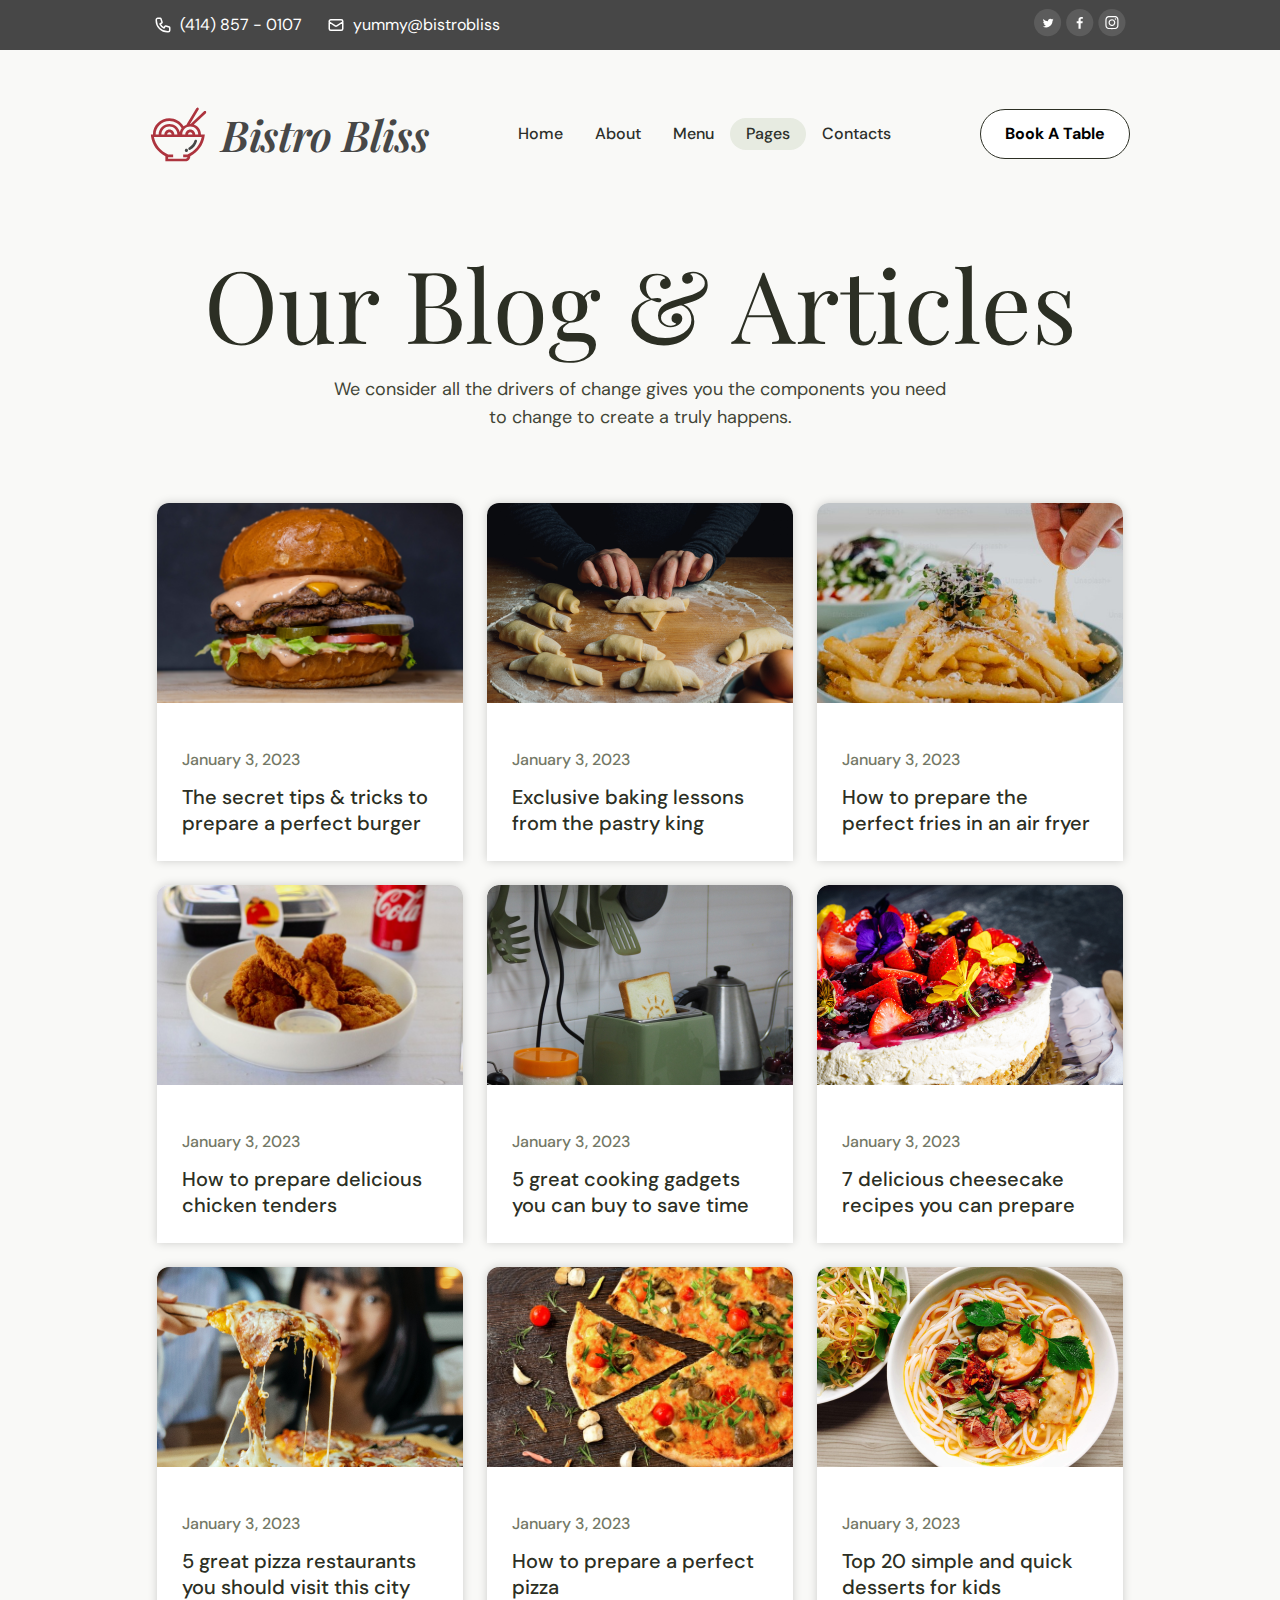
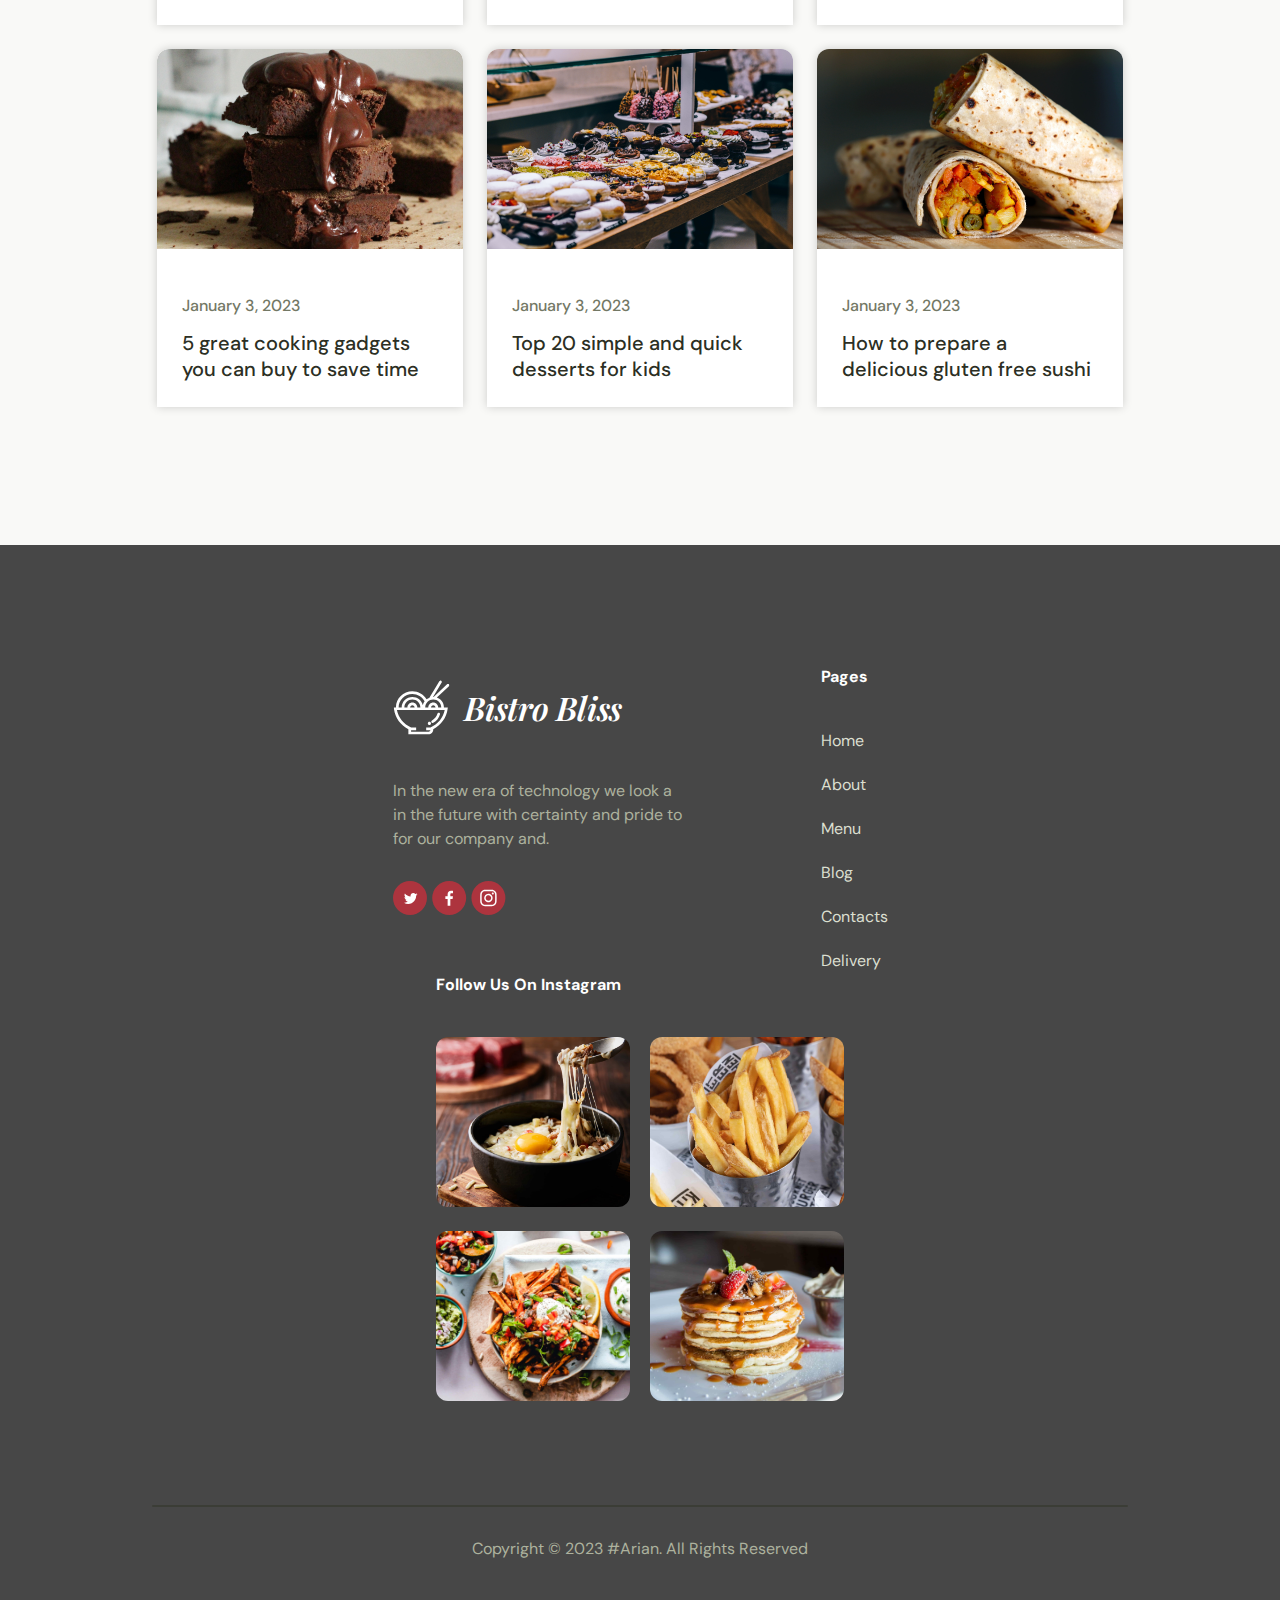
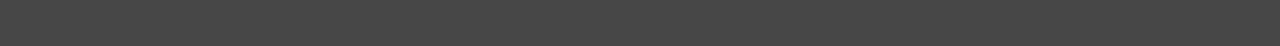
<file: pages.html>
<!DOCTYPE html>
<html lang="en">
<head>
  <meta charset="UTF-8">
  <meta name="viewport" content="width=device-width, initial-scale=1.0">
  <title>BistroBliss</title>
  <link rel="preconnect" href="https://fonts.googleapis.com">
  <link rel="preconnect" href="https://fonts.gstatic.com" crossorigin>
  <link href="https://fonts.googleapis.com/css2?family=DM+Sans:ital,opsz,wght@0,9..40,100;0,9..40,200;0,9..40,300;0,9..40,400;0,9..40,500;0,9..40,600;0,9..40,700;0,9..40,800;0,9..40,900;0,9..40,1000;1,9..40,100;1,9..40,200;1,9..40,300;1,9..40,400;1,9..40,500;1,9..40,600;1,9..40,700;1,9..40,800;1,9..40,900;1,9..40,1000&family=Playfair+Display:ital,wght@0,400;0,500;0,600;0,700;0,800;0,900;1,400;1,500;1,600;1,700;1,800;1,900&display=swap" rel="stylesheet">
  <link rel="stylesheet" href="https://cdnjs.cloudflare.com/ajax/libs/font-awesome/6.4.2/css/all.min.css" integrity="sha512-z3gLpd7yknf1YoNbCzqRKc4qyor8gaKU1qmn+CShxbuBusANI9QpRohGBreCFkKxLhei6S9CQXFEbbKuqLg0DA==" crossorigin="anonymous" referrerpolicy="no-referrer" />
  <link rel="stylesheet" href="styles/general.css">
  <link rel="stylesheet" href="styles/header.css">
  <link rel="stylesheet" href="styles/footer.css">
  <link rel="stylesheet" href="styles/pages/pages.css">
</head>
<body>
  <header>
    <div class="header-container">
      <div class="top-header">
        <div class="top-header-contacts">
          <li>
            <svg xmlns="http://www.w3.org/2000/svg" width="18" height="18" viewBox="0 0 18 18" fill="none">
            <path d="M2.25 3.75C2.25 2.92157 2.92157 2.25 3.75 2.25H6.20943C6.53225 2.25 6.81886 2.45657 6.92094 2.76283L8.0443 6.13291C8.16233 6.48699 8.00203 6.87398 7.6682 7.0409L5.97525 7.88737C6.80194 9.72091 8.27909 11.1981 10.1126 12.0247L10.9591 10.3318C11.126 9.99796 11.513 9.83767 11.8671 9.9557L15.2372 11.0791C15.5434 11.1811 15.75 11.4677 15.75 11.7906V14.25C15.75 15.0784 15.0784 15.75 14.25 15.75H13.5C7.2868 15.75 2.25 10.7132 2.25 4.5V3.75Z" stroke="white" stroke-width="1.5" stroke-linecap="round" stroke-linejoin="round"/>
            </svg>
            <a href="tel:+4148570107">(414) 857 - 0107</a>
          </li>
          <li>
            <svg xmlns="http://www.w3.org/2000/svg" width="18" height="18" viewBox="0 0 18 18" fill="none">
            <path d="M2.25 6L8.16795 9.9453C8.6718 10.2812 9.3282 10.2812 9.83205 9.9453L15.75 6M3.75 14.25H14.25C15.0784 14.25 15.75 13.5784 15.75 12.75V5.25C15.75 4.42157 15.0784 3.75 14.25 3.75H3.75C2.92157 3.75 2.25 4.42157 2.25 5.25V12.75C2.25 13.5784 2.92157 14.25 3.75 14.25Z" stroke="white" stroke-width="1.5" stroke-linecap="round" stroke-linejoin="round"/>
            </svg>
            <a href="mailto:yummy@bistrobliss">yummy@bistrobliss</a>
          </li>
        </div>
        <div class="top-header-social">
          <a href="https://twitter.com/">
            <svg xmlns="http://www.w3.org/2000/svg" width="28" height="28" viewBox="0 0 28 28" fill="none">
              <circle cx="13.5855" cy="13.5855" r="13.5855" fill="#F9F9F7" fill-opacity="0.12"/>
              <path d="M19.6009 10.6613C19.1943 10.842 18.7651 10.955 18.3133 11.0228C18.7651 10.7517 19.1265 10.3225 19.2847 9.8029C18.8555 10.0514 18.3811 10.2321 17.8615 10.3451C17.4549 9.91585 16.8676 9.64478 16.235 9.64478C15.0152 9.64478 14.0212 10.6387 14.0212 11.8586C14.0212 12.0393 14.0438 12.1974 14.089 12.3556C12.2592 12.2652 10.6102 11.3842 9.50328 10.0288C9.32256 10.3676 9.20961 10.7291 9.20961 11.1357C9.20961 11.9038 9.59364 12.5815 10.2036 12.9881C9.84212 12.9655 9.50328 12.8751 9.18702 12.717V12.7396C9.18702 13.8239 9.95507 14.7275 10.9716 14.9308C10.7909 14.976 10.5876 14.9986 10.3843 14.9986C10.2487 14.9986 10.0906 14.976 9.95507 14.9534C10.2487 15.8344 11.062 16.4895 12.0333 16.4895C11.2653 17.0768 10.3165 17.4383 9.27738 17.4383C9.09666 17.4383 8.91594 17.4383 8.75781 17.4157C9.75177 18.0482 10.9038 18.4096 12.1689 18.4096C16.2576 18.4096 18.494 15.0212 18.494 12.0845C18.494 11.9941 18.494 11.8812 18.494 11.7908C18.9232 11.4971 19.3073 11.1131 19.6009 10.6613Z" fill="white"/>
            </svg>
          </a>
          <a href="https://facebook.com/">
            <svg xmlns="http://www.w3.org/2000/svg" width="28" height="28" viewBox="0 0 28 28" fill="none">
              <circle cx="13.7564" cy="13.5855" r="13.5855" fill="#F9F9F7" fill-opacity="0.12"/>
              <path d="M12.5011 19.7065V14.3174H10.6875V12.2172H12.5011V10.6683C12.5011 8.87084 13.5989 7.89209 15.2023 7.89209C15.9704 7.89209 16.6305 7.94927 16.8229 7.97483V9.85328L15.7108 9.85379C14.8388 9.85379 14.6699 10.2682 14.6699 10.8763V12.2172H16.7497L16.4789 14.3174H14.6699V19.7065H12.5011Z" fill="white"/>
            </svg>
          </a>
          <a href="https://instagram.com">
            <svg xmlns="http://www.w3.org/2000/svg" width="28" height="28" viewBox="0 0 28 28" fill="none">
              <circle cx="13.9278" cy="13.5855" r="13.5855" fill="#F9F9F7" fill-opacity="0.12"/>
              <path d="M13.9296 8.20062C15.6848 8.20062 15.8926 8.20719 16.586 8.23881C17.0029 8.24391 17.4158 8.32046 17.8068 8.46513C18.0904 8.57449 18.3479 8.742 18.5628 8.9569C18.7777 9.1718 18.9452 9.42932 19.0545 9.71287C19.1992 10.1039 19.2758 10.5168 19.2809 10.9337C19.3122 11.6271 19.319 11.8349 19.319 13.5901C19.319 15.3452 19.3125 15.5531 19.2809 16.2464C19.2758 16.6633 19.1992 17.0763 19.0545 17.4673C18.9452 17.7508 18.7777 18.0083 18.5628 18.2232C18.3479 18.4381 18.0904 18.6056 17.8068 18.715C17.4158 18.8597 17.0029 18.9362 16.586 18.9413C15.8929 18.9726 15.6851 18.9795 13.9296 18.9795C12.1741 18.9795 11.9663 18.9729 11.2732 18.9413C10.8563 18.9362 10.4434 18.8597 10.0524 18.715C9.76885 18.6056 9.51133 18.4381 9.29643 18.2232C9.08154 18.0083 8.91402 17.7508 8.80466 17.4673C8.65999 17.0763 8.58344 16.6633 8.57834 16.2464C8.54704 15.5531 8.54015 15.3452 8.54015 13.5901C8.54015 11.8349 8.54673 11.6271 8.57834 10.9337C8.58344 10.5168 8.65999 10.1039 8.80466 9.71287C8.91402 9.42932 9.08154 9.1718 9.29643 8.9569C9.51133 8.742 9.76885 8.57449 10.0524 8.46513C10.4434 8.32046 10.8563 8.24391 11.2732 8.23881C11.9666 8.20751 12.1744 8.20062 13.9296 8.20062ZM13.9296 7.01611C12.1453 7.01611 11.9206 7.02363 11.2194 7.05556C10.6738 7.06641 10.134 7.16971 9.62292 7.36107C9.18452 7.52625 8.78744 7.78509 8.45939 8.11955C8.12463 8.44772 7.86557 8.84503 7.70029 9.28371C7.50893 9.79476 7.40562 10.3346 7.39477 10.8802C7.36347 11.5807 7.35596 11.8055 7.35596 13.5898C7.35596 15.374 7.36347 15.5988 7.3954 16.3C7.40625 16.8456 7.50956 17.3854 7.70092 17.8964C7.86601 18.3351 8.12486 18.7324 8.45939 19.0606C8.78762 19.3951 9.18493 19.654 9.62355 19.8191C10.1346 20.0104 10.6744 20.1137 11.22 20.1246C11.9212 20.1559 12.145 20.164 13.9302 20.164C15.7154 20.164 15.9393 20.1565 16.6404 20.1246C17.186 20.1137 17.7258 20.0104 18.2369 19.8191C18.6734 19.6498 19.0699 19.3914 19.4008 19.0602C19.7318 18.7291 19.99 18.3325 20.1589 17.8958C20.3503 17.3848 20.4536 16.8449 20.4644 16.2993C20.4957 15.5988 20.5032 15.374 20.5032 13.5898C20.5032 11.8055 20.4957 11.5807 20.4638 10.8795C20.4529 10.3339 20.3496 9.79413 20.1583 9.28308C19.9932 8.84446 19.7343 8.44715 19.3998 8.11892C19.0716 7.78439 18.6743 7.52554 18.2356 7.36045C17.7246 7.16909 17.1848 7.06578 16.6392 7.05493C15.9386 7.02363 15.7139 7.01611 13.9296 7.01611Z" fill="white"/>
              <path d="M13.928 10.2178C13.2603 10.2178 12.6077 10.4158 12.0525 10.7867C11.4974 11.1576 11.0647 11.6848 10.8092 12.3017C10.5537 12.9185 10.4869 13.5972 10.6171 14.2521C10.7474 14.9069 11.0689 15.5084 11.541 15.9805C12.0131 16.4526 12.6146 16.7741 13.2694 16.9044C13.9242 17.0346 14.603 16.9678 15.2198 16.7123C15.8366 16.4568 16.3638 16.0241 16.7348 15.4689C17.1057 14.9138 17.3037 14.2611 17.3037 13.5935C17.3037 12.6982 16.948 11.8396 16.315 11.2065C15.6819 10.5734 14.8233 10.2178 13.928 10.2178ZM13.928 15.7847C13.4946 15.7847 13.0709 15.6562 12.7106 15.4154C12.3503 15.1746 12.0694 14.8324 11.9036 14.432C11.7377 14.0316 11.6943 13.5911 11.7789 13.166C11.8634 12.741 12.0721 12.3505 12.3785 12.0441C12.685 11.7376 13.0754 11.5289 13.5005 11.4444C13.9255 11.3598 14.3661 11.4032 14.7665 11.5691C15.1669 11.7349 15.5091 12.0158 15.7499 12.3761C15.9907 12.7365 16.1192 13.1601 16.1192 13.5935C16.1192 14.1746 15.8883 14.732 15.4774 15.1429C15.0665 15.5538 14.5091 15.7847 13.928 15.7847Z" fill="white"/>
              <path d="M17.4485 10.8711C17.8842 10.8711 18.2373 10.518 18.2373 10.0823C18.2373 9.64663 17.8842 9.29346 17.4485 9.29346C17.0128 9.29346 16.6597 9.64663 16.6597 10.0823C16.6597 10.518 17.0128 10.8711 17.4485 10.8711Z" fill="white"/>
            </svg>
          </a>
        </div>
      </div>
      <div class="bot-header">
        <div class="logo">
          <svg xmlns="http://www.w3.org/2000/svg" width="57" height="55" viewBox="0 0 57 55" fill="none">
            <g clip-path="url(#clip0_8_1982)">
            <path d="M48.1694 0.803952C47.8608 0.62592 47.493 0.57519 47.1464 0.662861C46.7999 0.750533 46.5028 0.969467 46.3202 1.27175L36.6488 17.3632C36.5992 17.4466 36.5592 17.5352 36.5294 17.6273C35.4473 18.0213 34.4373 18.5849 33.5386 19.296C30.6082 14.4065 25.2389 11.3277 19.3731 11.3277C10.322 11.3277 2.95955 18.5484 2.93432 27.4318H0.800781L0.99155 28.9241C2.1017 37.5971 7.54786 45.1726 15.3786 49.1616V54.2827H35.5842C38.1454 54.2827 40.2291 52.2344 40.2291 49.7183V49.1623C48.0623 45.1714 53.506 37.5959 54.6186 28.9241L54.8094 27.4306H50.9565C50.9386 22.8964 47.978 19.0416 43.8599 17.5862L55.9263 6.18186C56.4629 5.67478 56.4802 4.83467 55.962 4.30763C55.8392 4.18216 55.6925 4.08167 55.5302 4.0119C55.3678 3.94214 55.1931 3.90447 55.0159 3.90104C54.8388 3.89762 54.6627 3.92851 54.4977 3.99195C54.3327 4.05539 54.182 4.15013 54.0543 4.27077L40.6131 16.9764C40.4925 16.9715 40.3725 16.9582 40.25 16.9582C40.1725 16.9582 40.098 16.9691 40.0217 16.9703L48.6457 2.62016C48.7359 2.47019 48.7951 2.30425 48.8199 2.13181C48.8448 1.95937 48.8348 1.78381 48.7906 1.61516C48.7464 1.4465 48.6687 1.28806 48.5621 1.14887C48.4556 1.00968 48.3221 0.892478 48.1694 0.803952ZM19.3725 13.9804C24.5399 13.9804 29.25 16.8374 31.5928 21.3135C30.7387 22.4673 30.1331 23.78 29.8131 25.1714C28.7392 20.4764 24.4697 16.957 19.3725 16.957C13.4851 16.957 8.69555 21.652 8.67032 27.4312H5.63524C5.65986 20.011 11.8112 13.9804 19.3725 13.9804ZM19.3725 22.5936C16.6463 22.5936 14.4279 24.7604 14.4026 27.4312H11.3719C11.3971 23.1146 14.9743 19.6103 19.3725 19.6103C23.7719 19.6103 27.3528 23.1146 27.3755 27.4312H24.3411C24.3171 24.7604 22.0986 22.5936 19.3725 22.5936ZM21.6383 27.4318H17.1066C17.1187 26.8488 17.3627 26.2936 17.7865 25.8851C18.2102 25.4766 18.78 25.2473 19.3737 25.2463C19.9672 25.2475 20.5366 25.4769 20.9599 25.8854C21.3832 26.2939 21.6267 26.8491 21.6383 27.4318ZM51.6974 30.0845C50.1965 37.793 44.874 44.3646 37.4974 47.5123H33.1743V50.1656H37.4685C37.3674 50.5819 37.1266 50.9526 36.7849 51.2183C36.4433 51.4839 36.0205 51.6289 35.5848 51.63H18.0802V50.1656H23.1442V47.5123H18.1128C10.7362 44.3664 5.41309 37.793 3.91094 30.0845H51.6974ZM37.9848 27.4318C37.9967 26.849 38.2404 26.294 38.6638 25.8855C39.0872 25.4771 39.6565 25.2476 40.25 25.2463C40.844 25.2468 41.4142 25.4759 41.8382 25.8845C42.2623 26.293 42.5064 26.8485 42.5183 27.4318H37.9848ZM40.25 19.6109C44.6512 19.6109 48.2334 23.1152 48.2568 27.4318H45.2205C45.1959 24.761 42.9768 22.5942 40.25 22.5942C37.5239 22.5942 35.3072 24.761 35.2826 27.4318H32.2494C32.274 23.1152 35.8512 19.6109 40.25 19.6109Z" fill="#AD343E"/>
            <path d="M39.6741 42.9139C39.8901 42.9139 40.1086 42.8637 40.3098 42.7568C41.9591 41.8897 43.4065 40.6947 44.5598 39.248C45.7131 37.8012 46.5469 36.1345 47.0082 34.3539C47.0524 34.1848 47.0622 34.0088 47.037 33.8361C47.0118 33.6633 46.9522 33.4971 46.8614 33.347C46.7707 33.1969 46.6507 33.0659 46.5083 32.9615C46.3659 32.8571 46.2039 32.7813 46.0316 32.7385C45.8593 32.6957 45.6801 32.6867 45.5043 32.7121C45.3285 32.7374 45.1595 32.7967 45.007 32.8863C44.8545 32.976 44.7215 33.0943 44.6157 33.2346C44.5099 33.3748 44.4334 33.5342 44.3904 33.7035C44.0221 35.1266 43.356 36.4588 42.4345 37.6151C41.5131 38.7714 40.3565 39.7265 39.0384 40.4196C38.7726 40.5585 38.5618 40.7808 38.4395 41.051C38.3172 41.3213 38.2905 41.6239 38.3636 41.9108C38.4367 42.1976 38.6054 42.4522 38.8429 42.634C39.0804 42.8158 39.373 42.9143 39.6741 42.9139Z" fill="#474747"/>
            <path d="M36.4059 45.0064C37.2903 45.0064 38.0072 44.3023 38.0072 43.4337C38.0072 42.5652 37.2903 41.8611 36.4059 41.8611C35.5216 41.8611 34.8047 42.5652 34.8047 43.4337C34.8047 44.3023 35.5216 45.0064 36.4059 45.0064Z" fill="#474747"/>
            </g>
            <defs>
            <clipPath id="clip0_8_1982">
            <rect width="56" height="55" fill="white" transform="translate(0.5)"/>
            </clipPath>
            </defs>
          </svg>
          <a href="index.html" draggable="false"><h1>Bistro Bliss</h1></a>
        </div>
        <nav class="navbar-header">
          <a href="index.html"><li>Home</li></a>
          <a href="about.html"><li>About</li></a>
          <a href="menu.html"><li>Menu</li></a>
          <a href="pages.html"><li class="active">Pages</li></a>
          <a href="contatcs.html"><li>Contacts</li></a>
        </nav>
        <a href="bookatable.html"><button class="navbar-button">Book A Table</button></a>
        <div class="toggle-btn">
          <i class="fa-solid fa-bars"></i>
        </div>
        <div class="drop-down-header">
          <li><a href="index.html">Home</a></li>
          <li><a href="about.html">About</a></li>
          <li><a href="menu.html">Menu</a></li>
          <li class="active-drop-down"><a href="pages.html">Pages</a></li>
          <li><a href="contatcs.html">Contacts</a></li>
          <a href="bookatable.html"><button>Book A Table</button></a>
        </div>
      </div>
    </div>
  </header>
  <main>
    <div class="blog">
      <div class="title">
        <h2>Our Blog & Articles</h2>
        <p>We consider all the drivers of change gives you the components you need to change to create a truly happens.</p>
      </div>
      <div class="cards">
        <div class="cards-content">
          <div class="cards-content-photo" onclick="redirectToBlogDet()">
            <img src="images/blog/burger.jpeg">
          </div>
          <div class="cards-content-text">
            <p>January 3, 2023</p>
            <p onclick="redirectToBlogDet()">The secret tips & tricks to prepare a perfect burger</p>
          </div>
        </div>
        <div class="cards-content">
          <div class="cards-content-photo">
            <img src="images/blog/roll pasta.png">
          </div>
          <div class="cards-content-text">
            <p>January 3, 2023</p>
            <p>Exclusive baking lessons from the pastry king</p>
          </div>
        </div>
        <div class="cards-content">
          <div class="cards-content-photo">
            <img src="images/blog/french.jpeg">
          </div>
          <div class="cards-content-text">
            <p>January 3, 2023</p>
            <p>How to prepare the perfect fries in an air fryer</p>
          </div>
        </div>
        <div class="cards-content">
          <div class="cards-content-photo">
            <img src="images/blog/tenders.jpeg">
          </div>
          <div class="cards-content-text">
            <p>January 3, 2023</p>
            <p>How to prepare delicious chicken tenders</p>
          </div>
        </div>
        <div class="cards-content">
          <div class="cards-content-photo">
            <img src="images/blog/gadgets.png">
          </div>
          <div class="cards-content-text">
            <p>January 3, 2023</p>
            <p>5 great cooking gadgets you can buy to save time</p>
          </div>
        </div>
        <div class="cards-content">
          <div class="cards-content-photo">
            <img src="images/blog/cheese-cake.png">
          </div>
          <div class="cards-content-text">
            <p>January 3, 2023</p>
            <p>7 delicious cheesecake recipes you can prepare</p>
          </div>
        </div>
        <div class="cards-content">
          <div class="cards-content-photo">
            <img src="images/blog/pizza-restaurants.png">
          </div>
          <div class="cards-content-text">
            <p>January 3, 2023</p>
            <p>5 great pizza restaurants you should visit this city</p>
          </div>
        </div>
        <div class="cards-content">
          <div class="cards-content-photo">
            <img src="images/blog/pizza.jpeg">
          </div>
          <div class="cards-content-text">
            <p>January 3, 2023</p>
            <p>How to prepare a perfect pizza</p>
          </div>
        </div>
        <div class="cards-content">
          <div class="cards-content-photo">
            <img src="images/blog/dessert1.png">
          </div>
          <div class="cards-content-text">
            <p>January 3, 2023</p>
            <p>Top 20 simple and quick desserts for kids</p>
          </div>
        </div>
        <div class="cards-content">
          <div class="cards-content-photo">
            <img src="images/blog/pexels-marta-dzedyshko-2067396 1.png">
          </div>
          <div class="cards-content-text">
            <p>January 3, 2023</p>
            <p>5 great cooking gadgets you can buy to save time</p>
          </div>
        </div>
        <div class="cards-content">
          <div class="cards-content-photo">
            <img src="images/blog/dessert2.png">
          </div>
          <div class="cards-content-text">
            <p>January 3, 2023</p>
            <p>Top 20 simple and quick desserts for kids</p>
          </div>
        </div>
        <div class="cards-content">
          <div class="cards-content-photo">
            <img src="images/blog/sushi2.png">
          </div>
          <div class="cards-content-text">
            <p>January 3, 2023</p>
            <p>How to prepare a delicious gluten free sushi</p>
          </div>
        </div>
      </div>
    </div>
  </main>
  <footer>
    <div class="footer">
      <div class="footer-top">
        <div class="footer-top-col1">
          <div class="footer-top-col1-logo">
            <svg xmlns="http://www.w3.org/2000/svg" width="57" height="55" viewBox="0 0 57 55" fill="none">
              <g clip-path="url(#clip0_8_1982)">
              <path d="M48.1694 0.803952C47.8608 0.62592 47.493 0.57519 47.1464 0.662861C46.7999 0.750533 46.5028 0.969467 46.3202 1.27175L36.6488 17.3632C36.5992 17.4466 36.5592 17.5352 36.5294 17.6273C35.4473 18.0213 34.4373 18.5849 33.5386 19.296C30.6082 14.4065 25.2389 11.3277 19.3731 11.3277C10.322 11.3277 2.95955 18.5484 2.93432 27.4318H0.800781L0.99155 28.9241C2.1017 37.5971 7.54786 45.1726 15.3786 49.1616V54.2827H35.5842C38.1454 54.2827 40.2291 52.2344 40.2291 49.7183V49.1623C48.0623 45.1714 53.506 37.5959 54.6186 28.9241L54.8094 27.4306H50.9565C50.9386 22.8964 47.978 19.0416 43.8599 17.5862L55.9263 6.18186C56.4629 5.67478 56.4802 4.83467 55.962 4.30763C55.8392 4.18216 55.6925 4.08167 55.5302 4.0119C55.3678 3.94214 55.1931 3.90447 55.0159 3.90104C54.8388 3.89762 54.6627 3.92851 54.4977 3.99195C54.3327 4.05539 54.182 4.15013 54.0543 4.27077L40.6131 16.9764C40.4925 16.9715 40.3725 16.9582 40.25 16.9582C40.1725 16.9582 40.098 16.9691 40.0217 16.9703L48.6457 2.62016C48.7359 2.47019 48.7951 2.30425 48.8199 2.13181C48.8448 1.95937 48.8348 1.78381 48.7906 1.61516C48.7464 1.4465 48.6687 1.28806 48.5621 1.14887C48.4556 1.00968 48.3221 0.892478 48.1694 0.803952ZM19.3725 13.9804C24.5399 13.9804 29.25 16.8374 31.5928 21.3135C30.7387 22.4673 30.1331 23.78 29.8131 25.1714C28.7392 20.4764 24.4697 16.957 19.3725 16.957C13.4851 16.957 8.69555 21.652 8.67032 27.4312H5.63524C5.65986 20.011 11.8112 13.9804 19.3725 13.9804ZM19.3725 22.5936C16.6463 22.5936 14.4279 24.7604 14.4026 27.4312H11.3719C11.3971 23.1146 14.9743 19.6103 19.3725 19.6103C23.7719 19.6103 27.3528 23.1146 27.3755 27.4312H24.3411C24.3171 24.7604 22.0986 22.5936 19.3725 22.5936ZM21.6383 27.4318H17.1066C17.1187 26.8488 17.3627 26.2936 17.7865 25.8851C18.2102 25.4766 18.78 25.2473 19.3737 25.2463C19.9672 25.2475 20.5366 25.4769 20.9599 25.8854C21.3832 26.2939 21.6267 26.8491 21.6383 27.4318ZM51.6974 30.0845C50.1965 37.793 44.874 44.3646 37.4974 47.5123H33.1743V50.1656H37.4685C37.3674 50.5819 37.1266 50.9526 36.7849 51.2183C36.4433 51.4839 36.0205 51.6289 35.5848 51.63H18.0802V50.1656H23.1442V47.5123H18.1128C10.7362 44.3664 5.41309 37.793 3.91094 30.0845H51.6974ZM37.9848 27.4318C37.9967 26.849 38.2404 26.294 38.6638 25.8855C39.0872 25.4771 39.6565 25.2476 40.25 25.2463C40.844 25.2468 41.4142 25.4759 41.8382 25.8845C42.2623 26.293 42.5064 26.8485 42.5183 27.4318H37.9848ZM40.25 19.6109C44.6512 19.6109 48.2334 23.1152 48.2568 27.4318H45.2205C45.1959 24.761 42.9768 22.5942 40.25 22.5942C37.5239 22.5942 35.3072 24.761 35.2826 27.4318H32.2494C32.274 23.1152 35.8512 19.6109 40.25 19.6109Z" fill="#AD343E"/>
              <path d="M39.6741 42.9139C39.8901 42.9139 40.1086 42.8637 40.3098 42.7568C41.9591 41.8897 43.4065 40.6947 44.5598 39.248C45.7131 37.8012 46.5469 36.1345 47.0082 34.3539C47.0524 34.1848 47.0622 34.0088 47.037 33.8361C47.0118 33.6633 46.9522 33.4971 46.8614 33.347C46.7707 33.1969 46.6507 33.0659 46.5083 32.9615C46.3659 32.8571 46.2039 32.7813 46.0316 32.7385C45.8593 32.6957 45.6801 32.6867 45.5043 32.7121C45.3285 32.7374 45.1595 32.7967 45.007 32.8863C44.8545 32.976 44.7215 33.0943 44.6157 33.2346C44.5099 33.3748 44.4334 33.5342 44.3904 33.7035C44.0221 35.1266 43.356 36.4588 42.4345 37.6151C41.5131 38.7714 40.3565 39.7265 39.0384 40.4196C38.7726 40.5585 38.5618 40.7808 38.4395 41.051C38.3172 41.3213 38.2905 41.6239 38.3636 41.9108C38.4367 42.1976 38.6054 42.4522 38.8429 42.634C39.0804 42.8158 39.373 42.9143 39.6741 42.9139Z" fill="#474747"/>
              <path d="M36.4059 45.0064C37.2903 45.0064 38.0072 44.3023 38.0072 43.4337C38.0072 42.5652 37.2903 41.8611 36.4059 41.8611C35.5216 41.8611 34.8047 42.5652 34.8047 43.4337C34.8047 44.3023 35.5216 45.0064 36.4059 45.0064Z" fill="#474747"/>
              </g>
              <defs>
              <clipPath id="clip0_8_1982">
              <rect width="56" height="55" fill="white" transform="translate(0.5)"/>
              </clipPath>
              </defs>
            </svg>
            <a href="index.html" draggable="false"><h2>Bistro Bliss</h2></a>
          </div>
          <p>In the new era of technology we look a in the future with certainty and pride to for our company and.</p>
          <div class="footer-top-col1-social">
            <a href="https://twitter.com/">
              <svg xmlns="http://www.w3.org/2000/svg" width="28" height="28" viewBox="0 0 28 28" fill="none">
                <circle cx="13.5855" cy="13.5855" r="13.5855" fill="#F9F9F7" fill-opacity="0.12"/>
                <path d="M19.6009 10.6613C19.1943 10.842 18.7651 10.955 18.3133 11.0228C18.7651 10.7517 19.1265 10.3225 19.2847 9.8029C18.8555 10.0514 18.3811 10.2321 17.8615 10.3451C17.4549 9.91585 16.8676 9.64478 16.235 9.64478C15.0152 9.64478 14.0212 10.6387 14.0212 11.8586C14.0212 12.0393 14.0438 12.1974 14.089 12.3556C12.2592 12.2652 10.6102 11.3842 9.50328 10.0288C9.32256 10.3676 9.20961 10.7291 9.20961 11.1357C9.20961 11.9038 9.59364 12.5815 10.2036 12.9881C9.84212 12.9655 9.50328 12.8751 9.18702 12.717V12.7396C9.18702 13.8239 9.95507 14.7275 10.9716 14.9308C10.7909 14.976 10.5876 14.9986 10.3843 14.9986C10.2487 14.9986 10.0906 14.976 9.95507 14.9534C10.2487 15.8344 11.062 16.4895 12.0333 16.4895C11.2653 17.0768 10.3165 17.4383 9.27738 17.4383C9.09666 17.4383 8.91594 17.4383 8.75781 17.4157C9.75177 18.0482 10.9038 18.4096 12.1689 18.4096C16.2576 18.4096 18.494 15.0212 18.494 12.0845C18.494 11.9941 18.494 11.8812 18.494 11.7908C18.9232 11.4971 19.3073 11.1131 19.6009 10.6613Z" fill="white"/>
              </svg>
            </a>
            <a href="https://facebook.com/">
              <svg xmlns="http://www.w3.org/2000/svg" width="28" height="28" viewBox="0 0 28 28" fill="none">
                <circle cx="13.7564" cy="13.5855" r="13.5855" fill="#F9F9F7" fill-opacity="0.12"/>
                <path d="M12.5011 19.7065V14.3174H10.6875V12.2172H12.5011V10.6683C12.5011 8.87084 13.5989 7.89209 15.2023 7.89209C15.9704 7.89209 16.6305 7.94927 16.8229 7.97483V9.85328L15.7108 9.85379C14.8388 9.85379 14.6699 10.2682 14.6699 10.8763V12.2172H16.7497L16.4789 14.3174H14.6699V19.7065H12.5011Z" fill="white"/>
              </svg>
            </a>
            <a href="https://instagram.com">
              <svg xmlns="http://www.w3.org/2000/svg" width="28" height="28" viewBox="0 0 28 28" fill="none">
                <circle cx="13.9278" cy="13.5855" r="13.5855" fill="#F9F9F7" fill-opacity="0.12"/>
                <path d="M13.9296 8.20062C15.6848 8.20062 15.8926 8.20719 16.586 8.23881C17.0029 8.24391 17.4158 8.32046 17.8068 8.46513C18.0904 8.57449 18.3479 8.742 18.5628 8.9569C18.7777 9.1718 18.9452 9.42932 19.0545 9.71287C19.1992 10.1039 19.2758 10.5168 19.2809 10.9337C19.3122 11.6271 19.319 11.8349 19.319 13.5901C19.319 15.3452 19.3125 15.5531 19.2809 16.2464C19.2758 16.6633 19.1992 17.0763 19.0545 17.4673C18.9452 17.7508 18.7777 18.0083 18.5628 18.2232C18.3479 18.4381 18.0904 18.6056 17.8068 18.715C17.4158 18.8597 17.0029 18.9362 16.586 18.9413C15.8929 18.9726 15.6851 18.9795 13.9296 18.9795C12.1741 18.9795 11.9663 18.9729 11.2732 18.9413C10.8563 18.9362 10.4434 18.8597 10.0524 18.715C9.76885 18.6056 9.51133 18.4381 9.29643 18.2232C9.08154 18.0083 8.91402 17.7508 8.80466 17.4673C8.65999 17.0763 8.58344 16.6633 8.57834 16.2464C8.54704 15.5531 8.54015 15.3452 8.54015 13.5901C8.54015 11.8349 8.54673 11.6271 8.57834 10.9337C8.58344 10.5168 8.65999 10.1039 8.80466 9.71287C8.91402 9.42932 9.08154 9.1718 9.29643 8.9569C9.51133 8.742 9.76885 8.57449 10.0524 8.46513C10.4434 8.32046 10.8563 8.24391 11.2732 8.23881C11.9666 8.20751 12.1744 8.20062 13.9296 8.20062ZM13.9296 7.01611C12.1453 7.01611 11.9206 7.02363 11.2194 7.05556C10.6738 7.06641 10.134 7.16971 9.62292 7.36107C9.18452 7.52625 8.78744 7.78509 8.45939 8.11955C8.12463 8.44772 7.86557 8.84503 7.70029 9.28371C7.50893 9.79476 7.40562 10.3346 7.39477 10.8802C7.36347 11.5807 7.35596 11.8055 7.35596 13.5898C7.35596 15.374 7.36347 15.5988 7.3954 16.3C7.40625 16.8456 7.50956 17.3854 7.70092 17.8964C7.86601 18.3351 8.12486 18.7324 8.45939 19.0606C8.78762 19.3951 9.18493 19.654 9.62355 19.8191C10.1346 20.0104 10.6744 20.1137 11.22 20.1246C11.9212 20.1559 12.145 20.164 13.9302 20.164C15.7154 20.164 15.9393 20.1565 16.6404 20.1246C17.186 20.1137 17.7258 20.0104 18.2369 19.8191C18.6734 19.6498 19.0699 19.3914 19.4008 19.0602C19.7318 18.7291 19.99 18.3325 20.1589 17.8958C20.3503 17.3848 20.4536 16.8449 20.4644 16.2993C20.4957 15.5988 20.5032 15.374 20.5032 13.5898C20.5032 11.8055 20.4957 11.5807 20.4638 10.8795C20.4529 10.3339 20.3496 9.79413 20.1583 9.28308C19.9932 8.84446 19.7343 8.44715 19.3998 8.11892C19.0716 7.78439 18.6743 7.52554 18.2356 7.36045C17.7246 7.16909 17.1848 7.06578 16.6392 7.05493C15.9386 7.02363 15.7139 7.01611 13.9296 7.01611Z" fill="white"/>
                <path d="M13.928 10.2178C13.2603 10.2178 12.6077 10.4158 12.0525 10.7867C11.4974 11.1576 11.0647 11.6848 10.8092 12.3017C10.5537 12.9185 10.4869 13.5972 10.6171 14.2521C10.7474 14.9069 11.0689 15.5084 11.541 15.9805C12.0131 16.4526 12.6146 16.7741 13.2694 16.9044C13.9242 17.0346 14.603 16.9678 15.2198 16.7123C15.8366 16.4568 16.3638 16.0241 16.7348 15.4689C17.1057 14.9138 17.3037 14.2611 17.3037 13.5935C17.3037 12.6982 16.948 11.8396 16.315 11.2065C15.6819 10.5734 14.8233 10.2178 13.928 10.2178ZM13.928 15.7847C13.4946 15.7847 13.0709 15.6562 12.7106 15.4154C12.3503 15.1746 12.0694 14.8324 11.9036 14.432C11.7377 14.0316 11.6943 13.5911 11.7789 13.166C11.8634 12.741 12.0721 12.3505 12.3785 12.0441C12.685 11.7376 13.0754 11.5289 13.5005 11.4444C13.9255 11.3598 14.3661 11.4032 14.7665 11.5691C15.1669 11.7349 15.5091 12.0158 15.7499 12.3761C15.9907 12.7365 16.1192 13.1601 16.1192 13.5935C16.1192 14.1746 15.8883 14.732 15.4774 15.1429C15.0665 15.5538 14.5091 15.7847 13.928 15.7847Z" fill="white"/>
                <path d="M17.4485 10.8711C17.8842 10.8711 18.2373 10.518 18.2373 10.0823C18.2373 9.64663 17.8842 9.29346 17.4485 9.29346C17.0128 9.29346 16.6597 9.64663 16.6597 10.0823C16.6597 10.518 17.0128 10.8711 17.4485 10.8711Z" fill="white"/>
              </svg>
            </a>
          </div>
        </div>
        <div class="footer-top-col2">
          <h4>Pages</h4>
          <ul>
            <li><a href="index.html">Home</a></li>
            <li><a href="about.html">About</a></li>
            <li><a href="menu.html">Menu</a></li>
            <li><a href="pages.html">Blog</a></li>
            <li><a href="contatcs.html">Contacts</a></li>
            <li><a href="menu.html">Delivery</a></li>
          </ul>
        </div>
        <div class="footer-top-col3">
          <h4>Follow Us On Instagram</h4>
          <div class="footer-top-col3-img">
            <a href="https://instagram.com"><img src="images/footer/footer1.jpg"></a>
            <a href="https://instagram.com"><img src="images/footer/footer2.jpg"></a>
            <a href="https://instagram.com"><img src="images/footer/footer3.jpg"></a>
            <a href="https://instagram.com"><img src="images/footer/footer4.jpg"></a>
          </div>
        </div>
      </div>
      <div class="footer-bot">
        <hr>
        <p>Copyright © 2023 #Arian. All Rights Reserved</p>
      </div>
    </div>
  </footer>
</body>
<script>
  let toggleBtn = document.querySelector('.toggle-btn');
  let toggleBtnIcon = document.querySelector('.toggle-btn i');
  let dropDownMenu = document.querySelector('.drop-down-header');
  
  toggleBtn.onclick = function() {
    dropDownMenu.classList.toggle('open')
    let isOpen = dropDownMenu.classList.contains('open')

    toggleBtnIcon.classList = isOpen
      ? 'fa-solid fa-xmark'
      : 'fa-solid fa-bars'
  }

  function redirectToBlogDet() {
    window.location.href = "blog-details.html"
  }
</script>
</html>
</file>
<file: styles/general.css>
body {
  margin: 0;
  padding: 0;
  cursor: default;
  background-color: #F9F9F7;
}

html {
  scroll-behavior: smooth;
}

::selection {
  color: #AD343E;
  background-color: #ffffff65;
  backdrop-filter: blur(20px);
}
</file>
<file: styles/header.css>
.header-container {
  width: 100%;
}

.top-header {
  display: flex;
  justify-content: space-between;
  background-color: #474747;
  padding: 9px 154px 9px 154px;
  position: sticky;
  top: 0;
  z-index: 999;
}

.top-header-contacts {
  display: flex;
  align-items: center;
  column-gap: 25px;
}

.top-header-contacts li {
  list-style: none;
  display: flex;
  align-items: center;
  column-gap: 8px;
}


.top-header-contacts li a {
  text-decoration: none;
  color: #fff;
  font-family: DM Sans;
  font-size: 16px;
  font-style: normal;
  font-weight: 400;
  line-height: 24px;
}

.top-header-contacts li a:hover {
  color: #ca1f2d;
  
}

.top-header-contacts li:hover svg {
  fill: #AD343E;
}

.top-header-social {
  display: flex;
  align-items: center;
  justify-content: center;
  column-gap: 4px;
}

.top-header-social svg:hover circle{
  fill: #AD343E;
  fill-opacity: 1;
  cursor: pointer;
}

.bot-header {
  display: flex;
  justify-content: space-between;
  align-items: center;
  padding: 41px 150px 10px 150px;
}

.logo {
  display: flex;
  column-gap: 14px;
  align-items: center;
}

.logo a {
  text-decoration: none;
  color: #474747;
}

.logo a h1 {
  color: #474747;
  font-family: Playfair Display;
  font-size: 42.667px;
  font-style: italic;
  font-weight: 600;
  line-height: 29.333px; /* 68.75% */
  letter-spacing: -0.4px;
}

.bot-header .navbar-header {
  list-style: none;
  display: flex;
}

.bot-header .navbar-header li {
  padding: 4px 16px;
  border-radius: 34px;
}

.bot-header .navbar-header .active {
  background-color: #d8dfd093;
}

.bot-header .navbar-header li:hover {
  background-color: #DBDFD0;
  cursor: pointer;
}

.bot-header .navbar-header a {
  text-decoration: none;
}

.bot-header .navbar-header a li {
  font-family: DM Sans;
  font-size: 16px;
  font-style: normal;
  font-weight: 500;
  line-height: 24px;
  text-decoration: none;
  color: #2c2f2a;
}

.bot-header .navbar-button {
  padding: 12px 24px;
  border-radius: 118px;
  border: 1.5px solid #2C2F24;
  background-color: #fff;
  font-family: DM Sans;
  font-size: 16px;
  font-style: normal;
  font-weight: 700;
  line-height: 24px;
}

.bot-header .navbar-button:hover {
  cursor: pointer;
  color: #fff;
  background-color: #AD343E;
  border: 1.5px solid #fff;
}

@media(max-width: 1200px) {
  .bot-header .navbar-header {
    display: none;
  }
  .bot-header button {
    display: none;
  }
  .header-container .bot-header .toggle-btn {
    display: block;
  }
  .header-container .bot-header {
    justify-content: center;
    align-items: center;
  }
  .header-container .bot-header .drop-down-header {
    display: flex;
    top: 182px;
  }
  .bot-header .drop-down-header button {
    display: block;
  }
}

@media (max-width: 800px) {
  .top-header .top-header-contacts {
    flex-direction: column;
  }

  .header-container .bot-header .drop-down-header {
    top: 202px;
  }
}

@media (max-width: 610px) {
  .top-header  {
    flex-direction: column;
    align-items: center;
    row-gap: 10px;
    padding: 10px 20px;
  }
  .bot-header {
    padding: 20px 20px 10px 20px;
    justify-content: center;
  }
  .header-container .bot-header .toggle-btn {
    right: 20px;
  }
  .header-container .bot-header .drop-down-header {
    top: 220px;
    left: 30px;
    width: unset;
  }

  .bot-header .drop-down-header li {
    padding: 10px 120px;
  }
}

.bot-header .toggle-btn {
  display: none;
  color: #212121;
  font-size: 20px;
  cursor: pointer;
  position: absolute;
  right: 50px;
}

.drop-down-header  {
  display: none;
  height: 0;
  position: absolute;
  z-index: 999;
  top: 160px;
  right: 30px;
  border-radius: 8px;
  overflow: hidden;
  width: 200px;
  flex-direction: column;
  align-items: center;
  justify-content: space-evenly;
  background-color: #ffffff;
  backdrop-filter: blur(10px);
  overflow: hidden;
  transition: height 0.2s cubic-bezier(0.19, 1, 0.22, 1)
}

.drop-down-header.open {
  height: 340px;
}

.drop-down-header li {
  list-style: none;
  width: fit-content;
  border-radius: 24px;
  padding: 10px 60px;
}

.drop-down-header .active-drop-down {
  background-color: #DBDFD0;
}

.drop-down-header .active-drop-down a {
  color: #2c2f2a;
  text-shadow: 1px 1px 1px rgba(0, 0, 0, 0.8);
}

.drop-down-header li a {
  border-radius: 10px;
  color: #242424;
  text-shadow: 1px 1px 10px rgba(0, 0, 0, 0.8);
  text-decoration: none;
  font-family: DM Sans;
  font-size: 16px;
  font-style: normal;
  font-weight: 500;
  line-height: 24px;
}

.drop-down-header li:hover {
  background-color: #DBDFD0;
}

.drop-down-header li:hover a {
  color: #2c2f2a;
  text-shadow: 1px 1px 1px rgba(0, 0, 0, 0.8);
}

.bot-header .drop-down-header a {
  text-decoration: none;
}

.bot-header .drop-down-header a button {
  padding: 12px 24px;
  border-radius: 118px;
  border: none;
  font-family: DM Sans;
  font-size: 16px;
  font-style: normal;
  font-weight: 700;
  line-height: 24px;
  background-color: transparent;
  color: #474747;
  border: 1.5px solid #212121;
}

.bot-header .drop-down-header a button:hover {
  cursor: pointer;
  color: #fff;
  background-color: #AD343E;
  border: 1.5px solid #AD343E;
}
</file>
<file: styles/footer.css>
.footer {
  padding: 120px 152px 85px 152px;
  background-color: #474747;
  display: flex;
  flex-direction: column;
  row-gap: 100px;
  
}

.footer-top {
  display: flex;
  column-gap: 135px;
  justify-content: center;
  flex-wrap: wrap;
}

.footer-top-col1 {
  display: flex;
  flex-direction: column;
  row-gap: 30px;
}

.footer-top-col1-logo {
  display: flex;
  column-gap: 14px;
  align-items: center;
}

.footer-top-col1-logo svg path{
  fill: #fff;
}

.footer-top-col1-logo a {
  text-decoration: none;
}

.footer-top-col1-logo a h2 {
  color: #FFF;
  font-family: Playfair Display;
  font-size: 32.67px;
  font-style: italic;
  font-weight: 600;
  line-height: 29.333px; 
  letter-spacing: -0.4px;
}

.footer-top-col1 p {
  color: #ADB29E;
  font-family: DM Sans;
  font-size: 16px;
  font-style: normal;
  font-weight: 400;
  line-height: 24px; 
  width: 293px;
  margin: 0;
}

.footer-top-col1-social {
  display: flex;
  align-items: center;
  column-gap: 4px;
}

.footer-top-col1-social svg {
  width: 35px;
  height: 35px;
}

.footer-top-col1-social svg circle {
  fill: #AD343E;
  fill-opacity: 1;
}

.footer-top-col1-social svg:hover circle{
  fill: #fff;
  fill-opacity: 1;
  cursor: pointer;
}

.footer-top-col1-social svg:hover path {
  fill: #AD343E;
}

.footer-top-col2 {
  display: flex;
  flex-direction: column;
  row-gap: 40px;
}

.footer-top-col2 h4 {
  color: #FFF;
  font-family: DM Sans;
  font-size: 16px;
  font-style: normal;
  font-weight: 700;
  line-height: 24px; 
  margin: 0;
}

.footer-top-col2 ul {
  display: flex;
  flex-direction: column;
  row-gap: 20px;
  margin: 0;
  padding: 0;
  list-style: none;
}

.footer-top-col2 ul li a{
  text-decoration: none;
  color: #DBDFD0;
  font-family: DM Sans;
  font-size: 16px;
  font-style: normal;
  font-weight: 400;
  line-height: 24px;
  margin-bottom: 20px; 
}

.footer-top-col2 ul li a:hover {
  color: #AD343E;
}

.footer-top-col3 {
  display: flex;
  flex-direction: column;
  row-gap: 40px;
}

.footer-top-col3 h4 {
  color: #FFF;
  font-family: DM Sans;
  font-size: 16px;
  font-style: normal;
  font-weight: 700;
  line-height: 24px;
  margin: 0;
}

.footer-top-col3-img {
  display: grid;
  grid-template-columns: 1fr 1fr;
  gap: 20px
}

.footer-top-col3-img img {
  width: 194px;
  height: 170px;
  object-fit: cover;
  border-radius: 12px;
}

.footer-bot {
  display: flex;
  flex-direction: column;
  row-gap: 30px;
}

.footer-bot hr {
  width: 1200px auto;
  height: 2px;
  background-color: rgb(59, 61, 54);
  border: none;
  border-radius: 10px;
  margin: 0;
}

.footer-bot p {
  color: #ADB29E;
  font-family: DM Sans;
  font-size: 16px;
  font-style: normal;
  font-weight: 400;
  line-height: 24px; 
  margin: 0;
  text-align: center;
}

@media(max-width: 820px) {
  .footer {
    padding: 120px 20px 85px 20px;
  }
}

@media(max-width: 560px) {
  .footer-top {
    column-gap: 20px;
  }
}

@media(max-width:450px) {
  .footer {
    padding: 120px 10px 85px 10px;
  }

  .footer-top-col3-img img {
    width: 174px;
    height: 150px
  }
  
}

@media(max-width: 420px) {
  .footer-top-col2 {
    margin-top: 50px;
    margin-bottom: 50px;
    row-gap: 30px;
  }
  
  .footer-top-col2 ul {
    display: grid;
    grid-template-columns: 1fr 1fr 1fr;
    gap: 10px;
  }
}
</file>
<file: styles/homepage/homepage.css>
.title-page {
  background-image: url(./background.jpg);
  background-size: cover;
  background-repeat: no-repeat;
  background-attachment: local;
  background-position: center;
  width: 100%;
  height: 770px;
  display: flex;
  justify-content: center;
  align-items: center;
}

.title-page .circle {
  width: 680px;
  height: 580px;
  background-color: #ffffff52;
  backdrop-filter: blur(6px);
  border-radius: 100%;
  display: flex;
  flex-direction: column;
  align-items: center;
  justify-content: center;
  row-gap: 36px;
}

.title-page .circle h2{
  text-align: center;
  font-family: Playfair Display;
  font-size: 100px;
  font-style: normal;
  font-weight: 400;
  line-height: 94px;
  margin: 0; 
  color: #2C2F24;
}

.title-page .circle p {
  text-align: center;
  font-family: DM Sans;
  font-size: 20px;
  font-style: normal;
  font-weight: 400;
  line-height: 32px;
  margin: 0;
}

.title-page .circle div {
  display: flex;
  column-gap: 16px;
}

.title-page .circle div button {
  padding: 20px 32px;
  font-family: DM Sans;
  font-size: 16px;
  font-style: normal;
  font-weight: 700;
  line-height: 24px;
  border-radius: 118px;
  border: none;
  color: #2C2F24;
}

.title-page .circle div a:nth-child(1) button {
  background: #AD343E;
  color: #fff;
  border: 1.5px solid #AD343E;
}

.title-page .circle div a:nth-child(2)  button{
  border: 1.5px solid #2C2F24;
  background-color: transparent;
  color: #2C2F24;
}

.title-page .circle div a:nth-child(1) button:hover {
  background: transparent;
  color: #AD343E;
  border: 1.5px solid #AD343E;
  cursor: pointer;
}

.title-page .circle div a:nth-child(2) button:hover {
  background: #AD343E;
  color: #fff;
  border: 1.5px solid #AD343E;
  cursor: pointer;
}

@media (max-width: 680px) {
  .title-page .circle {
    width: 550px;
    height: 480px;
  }

  .title-page .circle h2 {
    font-size: 70px;
    line-height: 70px;
  }

  .title-page .circle p {
    font-size: 18px;
  }
}

@media (max-width: 520px) {
  .title-page .circle {
    width: 550px;
    height: 480px;
  }

  .title-page .circle h2 {
    font-size: 60px;
    line-height: 60px;
  }

  .title-page .circle p {
    font-size: 16px;
  }
  .title-page .circle div button {
    padding: 16px 28px;
  }
}

@media (max-width: 440px) {
  .title-page {
    padding-top: 100px;
    align-items: flex-start;
  }
  .title-page .circle {
    width: 450px;
    height: 400px;
  }

  .title-page .circle h2 {
    font-size: 50px;
    line-height: 50px;
  }

  .title-page .circle p {
    font-size: 14px;
    line-height: 20px;
  }
  .title-page .circle div button {
    padding: 10px 20px;
  }
}

.browse-menu {
  display: flex;
  flex-direction: column;
  align-items: center;
  justify-content: center;
  padding: 92px 152px 120px 152px;
}

.browse-menu h2 {
  font-family: Playfair Display;
  font-size: 55px;
  font-style: normal;
  font-weight: 500;
  line-height: 60px;
  color: #2C2F24;
  flex-wrap: wrap;
  margin: 0 0 40px 0;
  text-align: center;
}

.browse-menu .browse-menu-options {
  display: flex;
  justify-content: center;
  column-gap: 24px;
  row-gap: 24px;
  flex-wrap: wrap;
}

.browse-menu .browse-menu-options .browse-menu-options-box {
  display: flex;
  flex-direction: column;
  align-items: center;
  row-gap: 30px;
  width: 306px;
  border-radius: 12px;
  border: 1.5px solid #DBDFD0;
  background: #FFF;
  padding: 40px 34px 32px 34px;
}

.browse-menu .browse-menu-options .browse-menu-options-box .svg-prob {
  background-color: rgb(66, 66, 66, 0.07);
  padding: 25px;
  border-radius: 100%;
}

.browse-menu .browse-menu-options .browse-menu-options-box div {
  display: flex;
  flex-direction: column;
  align-items: center;
  row-gap: 15px;
}

.browse-menu .browse-menu-options .browse-menu-options-box div p:nth-child(1) {
  margin: 0;
  font-family: DM Sans;
  font-size: 24px;
  font-style: normal;
  font-weight: 700;
  line-height: 30px; 
  letter-spacing: -0.72px;
  color: #2C2F24;
}

.browse-menu .browse-menu-options .browse-menu-options-box div p:nth-child(2) {
  text-align: center;
  font-family: DM Sans;
  font-size: 16px;
  font-style: normal;
  font-weight: 400;
  line-height: 24px;
  color: #2C2F24;
  margin: 0;
}


.browse-menu .browse-menu-options .browse-menu-options-box button  {
  text-decoration: none;
  border: none;
  background-color: transparent;
  color: #AD343E;
  font-family: DM Sans;
  font-size: 16px;
  font-style: normal;
  font-weight: 700;
  line-height: 24px;
  cursor: pointer;
}

@media(max-width: 780px) {
  .browse-menu h2 {
    font-size: 45px;
  }
  .browse-menu {
    padding: 92px 20px 120px 20px;
  }
}
</file>
<file: styles/homepage/provide.css>
.provide {
  padding: 120px 152px;
  display: flex;
  justify-content: center;
  align-items: center;
  column-gap: 90px;
  flex-wrap: wrap;
  background-color:#F9F9F7;
}

.provide-container-left {
  width: 649px;
  height: 616px;
}

.provide-container-left img {
  width: 599px;
  height: 566px;
  object-fit: cover;
}

.provide-container-left .provide-container-card {
  width: fit-content;
  padding: 50px;
  border-radius: 12px;
  background: #474747;
  position: relative;
  bottom: 275px;
  left: 250px;
  display: flex;
  flex-direction: column;
  align-items: start;
  row-gap: 45px;
}

.provide-container-card p {
  margin: 0;
  color: #fff;
  font-family: DM Sans;
  font-size: 24px;
  font-style: normal;
  font-weight: 700;
  line-height: 30px; 
  letter-spacing: -0.72px;
}

.provide-container-card div {
  display: flex;
  flex-direction: column;
  row-gap: 25px;
}

.provide-container-card div li {
  list-style: none;
  display: flex;
  column-gap: 20px;
}

.provide-container-card div li a,
.provide-container-card div li address {
  text-decoration: none;
  font-family: DM Sans;
  font-size: 16px;
  font-style: normal;
  font-weight: 300;
  line-height: 24px;
  color: #f9f9f7;
}


.provide-container-right {
  display: flex;
  flex-direction: column;
  row-gap: 40px;
}

.provide-container-right div {
  display: flex;
  flex-direction: column;
  row-gap: 24px;
}

.provide-container-right div h2 {
  font-family: Playfair Display;
  font-size: 55px;
  font-style: normal;
  font-weight: 500;
  line-height: 60.5px;
  color: #2c2f24;
  margin: 0;
}

.provide-container-right div p {
  margin: 0;
  font-family: DM Sans;
  font-size: 18px;
  font-style: normal;
  font-weight: 500;
  line-height: 28px;
  color: #2c2f24;
}

.provide-container-right div span {
  margin: 0;
  font-family: DM Sans;
  font-size: 16px;
  font-style: normal;
  font-weight: 400;
  line-height: 24px;
  color: #414536;
}

.provide-container-right button {
  padding: 20px 32px;
  font-family: DM Sans;
  font-size: 16px;
  font-style: normal;
  font-weight: 700;
  line-height: 24px; 
  color: #182226;
  border-radius: 118px;
  border: 1.5px solid #2C2F24;
  background-color: transparent;
  cursor: pointer;
}

.provide-container-right button:hover {
  color: #fff;
  background-color: #AD343E;
  border: 1.5px solid #AD343E;
}

@media(max-width: 880px) {
  .provide {
    padding: 120px 20px;
  }
}

@media(max-width: 700px) {
  .provide .provide-container-left .provide-container-card {
    left: 0px;
    background: #47474750;
    backdrop-filter: blur(20px);
  }

  .provide .provide-container-left img {
    width: 389px;
    height: 406px;
    object-fit: cover;
  }

  .provide-container-right div h2 {
    font-size: 40px;
    line-height: 40px;
  }
  .provide-container-right div p {
    font-size: 18px;
    line-height: 22px;
  }
  .provide-container-right div span {
    line-height: 18px;
  }

  .provide-container-right button {
    padding: 16px 28px;
  }
}
</file>
<file: styles/homepage/services.css>
.services {
  padding: 120px 152px;
  display: flex;
  flex-direction: column;
  row-gap: 62px;
  
}

.services h2 {
  margin: 0;
  color: #2C2F24;
  font-family: Playfair Display;
  font-size: 55px;
  font-style: normal;
  font-weight: 500;
  line-height: 60.5px;
  text-align: center;
}

.services-container {
  display: flex;
  column-gap: 24px;
  row-gap: 30px;
  justify-content: center;
  flex-wrap: wrap;
  
}

.services-container-box {
  width: 306px;
  height: 443px;
  display: flex;
  flex-direction: column;
  row-gap: 30px;
  box-shadow: 0 0 10px rgba(0, 0, 0, 0.322);
}

.services-container-box img {
  width: 306px;
  height: 320px;
  object-fit: cover;
}

.services-container-box div {
  display: flex;
  flex-direction: column;
  row-gap: 15px;
  padding: 0 0 5px 10px; 
}

.services-container-box div h3 {
  color: #2C2F24;
  font-family: DM Sans;
  font-size: 24px;
  font-style: normal;
  font-weight: 700;
  line-height: 30px; 
  letter-spacing: -0.72px;
  margin: 0;
}

.services-container-box div p {
  margin: 0;
  color: #414536;
  font-family: DM Sans;
  font-size: 16px;
  font-style: normal;
  font-weight: 400;
  line-height: 24px;
}

@media(max-width: 500px) {
  .services {
    padding: 80px 20px;
  }
  .services-container {
    justify-content: center;
  }
  .services h2 {
    font-size: 35px;
    line-height: 40px;
  }

  .services-container {
    overflow: scroll;
    flex-wrap: nowrap;
    overflow-y: hidden;
    justify-content: start;
    
  }
}
</file>
<file: styles/homepage/delivery.css>
.delivery {
  padding: 120px 152px;
  display: flex;
  column-gap: 90px;
  flex-wrap: wrap;
  justify-content: center;
  background-color:#F9F9F7;
}

.delivery-img {
  display: flex;
  column-gap: 24px;
  height: 620px;
  flex-wrap: wrap;
}

.delivery-img .img-1 {
  width: 431px;
  height: 600px;
  border-radius: 12px;
  object-fit: cover;
  flex: 1;
}

.delivery-img .delivery-img-2 {
  display: flex;
  flex-direction: column;
  row-gap: 24px;
  justify-content: end;
}

.delivery-img .img-2 {
  width: 290px;
  height: 333px;
  border-radius: 12px;
  object-fit: cover;
}

.delivery-img .img-3 {
  width: 290px;
  height: 240px;
  border-radius: 12px;
  object-fit: cover;
}

.delivery-info {
  display: flex;
  justify-content: center;
  flex-direction: column;
  row-gap: 50px;
}

.delivery-info-title {
  display: flex;
  flex-direction: column;
  row-gap: 20px;
  
}

.delivery-info-title h2 {
  font-family: Playfair Display;
  font-size: 55px;
  font-style: normal;
  font-weight: 500;
  line-height: 60.5px;
  margin: 0;
  color: #2C2F24;
}

.delivery-info-title h3 {
  color: #414536;
  font-family: DM Sans;
  font-size: 16px;
  font-style: normal;
  font-weight: 400;
  line-height: 24px; 
  margin: 0;
}

.delivery-info-feauters {
  display: flex;
  flex-direction: column;
  row-gap: 20px;
  justify-content: center;
}

.delivery-info-feauters div {
  display: flex;
  column-gap: 20px;
  align-items: center;
}

.delivery-info-feauters div p {
  margin: 0;
  color: #2C2F24;
  font-family: DM Sans;
  font-size: 20px;
  font-style: normal;
  font-weight: 500;
  line-height: 26px; 
}

.delivery-info-feauters div svg {
  background-color: #AD343E;
  width: 18px;
  height: 18px;
  border-radius: 100%;
  padding: 10px;
  
}

@media(max-width: 1040px) {
  .delivery-img {
    display: none;
  }
}

@media(max-width: 740px) {
  .delivery {
    padding: 60px 20px;
  }
}

@media(max-width: 450px) {
  .delivery-info-title h2 {
    font-size: 45px;
  }
  .delivery-info-title h3 {
    font-size: 14px;
    line-height: 20px;
  }
}
</file>
<file: styles/homepage/testimonial.css>
.testimonial {
	padding: 98px 152px 135px 152px;
	display: flex;
	flex-direction: column;
	row-gap: 64px;
}

.testimonial-title h2 {
	color: #2C2F24;
	text-align: center;
	font-family: Playfair Display;
	font-size: 55px;
	font-style: normal;
	font-weight: 500;
	line-height: 60.5px; 
	margin: 0;
}

.testimonial-content {
	display: flex;
	column-gap: 24px;
	row-gap: 30px;
	justify-content: center;
	flex-wrap: wrap;
}

.testimonial-content-card {
	display: flex;
	flex-direction: column;
	row-gap: 32px;
	border-radius: 12px;
	background: #F9F9F7;
	padding: 45px 35px 35px 35px;
	box-shadow: 0 0 20px rgba(0, 0, 0, 0.17);
}

.testimonial-content-card hr {
	margin: 0;
	width: 346px;
	height: 1px;
	border: none;
	opacity: 0.7;
	background: #DBDFD0;
}

.testimonial-content-card-text {
	display: flex;
	flex-direction: column;
	row-gap: 24px;
	justify-content: start;
}

.testimonial-content-card-text p:nth-child(1) {
	color: #AD343E;
	font-family: DM Sans;
	font-size: 24px;
	font-style: normal;
	font-weight: 700;
	line-height: 30px; 
	letter-spacing: -0.72px;
	margin: 0;
}

.testimonial-content-card-text p:nth-child(2) {
	color: #414536;
	font-family: DM Sans;
	font-size: 18px;
	font-style: normal;
	font-weight: 400;
	line-height: 28px; 
	width: 346px;
	margin: 0;
}

.testimonial-content-card-user {
	display: flex;
	column-gap: 20px;
	align-items: center;
}



.testimonial-content-card-user-photo img {
	width: 70px;
	height: 70px;
	border-radius: 70px;
}

.testimonial-content-card-user-name {
	display: flex;
	flex-direction: column;
	row-gap: 3px;
}

.testimonial-content-card-user-name p:nth-child(1) {
	margin: 0;
	color: #2C2F24;
	font-family: DM Sans;
	font-size: 16px;
	font-style: normal;
	font-weight: 700;
	line-height: 24px; 
}

.testimonial-content-card-user-name p:nth-child(2) {
	color: #414536;
	font-family: DM Sans;
	font-size: 16px;
	font-style: normal;
	font-weight: 400;
	line-height: 24px;
	margin: 0;
}

@media(max-width: 690px) {
	.testimonial {
		padding: 92px 20px 120px 20px
	}
	.testimonial-content {
		column-gap: 20px;
	}
	.testimonial .testimonial-title h2 {
		font-size: 50px;
	}
	.testimonial-content-card {
		padding: 20px 10px 10px 10px;
		
	}
}

@media(max-width: 500px) {
  .testimonial-content {
    overflow: scroll;
    flex-wrap: nowrap;
    overflow-y: hidden;
    justify-content: start;
    
  }
}
</file>
<file: styles/homepage/blog.css>
.blog {
  padding: 120px 152px;
  display: flex;
  flex-direction: column;
  
  align-items: center;
  row-gap: 64px;
  background-color: #F9F9F7;
}

.blog-title {
  display: flex;
  justify-content: space-between;
  width: 1296px;
  align-items: center;
  flex-wrap: wrap;
}

.blog-title h2 {
  color: #2C2F24;
  font-family: Playfair Display;
  font-size: 55px;
  font-style: normal;
  font-weight: 500;
  line-height: 60.5px;
  text-align: center;
  margin: 0;
}

.blog-title a {
  text-decoration: none;
}

.blog-title a button {
  padding: 20px 32px;
  border-radius: 118px;
  background: #AD343E;
  color: #fff;
  border: 1.5px solid #AD343E;
  cursor: pointer;
}

.blog-title a:hover button {
  background-color: #fff;
  color: #AD343E;
}

.blog-content {
  display: flex;
  justify-content: center;
  column-gap: 24px;
  row-gap: 24px;
  flex-wrap: wrap;
}

.blog-content-box-1 {
  display: flex;
  flex-direction: column;
  row-gap: 45px;
  background-color: #fff;
  box-shadow: 0 0 10px rgba(0, 0, 0, 0.18);
  border-radius: 12px 12px 0px 0px;
}

.blog-content-box-1-photo {
  width: 636px;
  height: 456px;
}

.blog-content-box-1-photo img {
  width: 638px;
  height: 456px;
  object-fit: cover;
  border-radius: 12px 12px 0px 0px;
}

.blog-content-box-1-text {
  display: flex;
  flex-direction: column;
  row-gap: 15px;
  width: 568px;
  height: 178px;
  padding: 0 35px 0 35px;
}

.blog-content-box-1-text p:nth-child(1) {
  color: #737865;
  font-family: DM Sans;
  font-size: 16px;
  font-style: normal;
  font-weight: 500;
  line-height: 24px;
  margin: 0;
}

.blog-content-box-1-text p:nth-child(2) {
  color: #2C2F24;
  font-family: DM Sans;
  font-size: 20px;
  font-style: normal;
  font-weight: 500;
  line-height: 26px;
  margin: 0;
}

.blog-content-box-1-text p:nth-child(3) {
  color: #414536;
  font-family: DM Sans;
  font-size: 16px;
  font-style: normal;
  font-weight: 400;
  line-height: 24px;
  margin: 0;
}

.blog-content-box-2 {
  display: grid;
  grid-template-columns: 1fr 1fr;
  gap: 24px;
}

.blog-content-card-2 {
  display: flex;
  flex-direction: column;
  row-gap: 30px;
  background-color: #fff;
  box-shadow: 0 0 10px rgba(0, 0, 0, 0.18);
  border-radius: 12px 12px 0px 0px;
}

.blog-content-card-2-photo img {
  width: 313px;
  height: 232px;
  object-fit: cover;
  border-radius: 12px 12px 0px 0px;
}

.blog-content-card-2-text {
  display: flex;
  flex-direction: column;
  row-gap: 12px;
  height: 110px;
  width: 256px;
  padding: 0 25px 0 25px;
}

.blog-content-card-2-text p:nth-child(1) {
  color: #737865;
  font-family: DM Sans;
  font-size: 14px;
  font-style: normal;
  font-weight: 500;
  line-height: 20px; 
  margin: 0;
}

.blog-content-card-2-text p:nth-child(2) {
  color: #2C2F24;
  font-family: DM Sans;
  font-size: 20px;
  font-style: normal;
  font-weight: 500;
  line-height: 26px;
  margin: 0 ;
}

@media(max-width: 1350px) {
  .blog-title {
    width: auto;
    flex-direction: column;
    row-gap: 20px;
  }
}

@media(max-width: 810px) {
  .blog-title h2 {
    font-size: 50px;
  }
  .blog {
    padding: 92px 20px 120px 20px;
  }
}

@media(max-width: 700px) {
  .blog-content-box-1 {
    display: none;
  }
  
  .blog-content-box-2 {
    grid-template-columns: 1fr 1fr 1fr 1fr;
    width: 500px;
    overflow: scroll;
    overflow-y: hidden;
    direction: ltr;
  }
}

@media(max-width: 550px) {
  .blog-content-box-2 {
    width: 450px;
  }
}

@media(max-width: 500px) {
  .blog-content-box-2 {
    width: 400px;
  }
}

@media(max-width: 450px) {
  .blog-content-box-2 {
    width: 300px;
  }
}
</file>
<file: styles/about/about.css>
.hero {
  padding: 120px 152px;
  display: flex;
  justify-content: center;
  align-items: center;
  column-gap: 90px;
  row-gap: 40px;
  flex-wrap: wrap;
  background-color:#F9F9F7;
}

.provide-container-left {
  width: 649px;
  height: 616px;
}

.provide-container-left img {
  width: 599px;
  height: 566px;
  object-fit: cover;
  border-radius: 12px;
}

.provide-container-left .provide-container-card {
  width: fit-content;
  padding: 50px;
  border-radius: 12px;
  background: #474747;
  position: relative;
  bottom: 275px;
  left: 250px;
  display: flex;
  flex-direction: column;
  align-items: start;
  row-gap: 45px;
}

.provide-container-card p {
  margin: 0;
  color: #fff;
  font-family: DM Sans;
  font-size: 24px;
  font-style: normal;
  font-weight: 700;
  line-height: 30px; 
  letter-spacing: -0.72px;
}

.provide-container-card div {
  display: flex;
  flex-direction: column;
  row-gap: 25px;
}

.provide-container-card div li {
  list-style: none;
  display: flex;
  column-gap: 20px;
}

.provide-container-card div li a,
.provide-container-card div li address {
  text-decoration: none;
  font-family: DM Sans;
  font-size: 16px;
  font-style: normal;
  font-weight: 300;
  line-height: 24px;
  color: #f9f9f7;
}


.provide-container-right {
  display: flex;
  flex-direction: column;
  row-gap: 40px;
}

.provide-container-right div {
  display: flex;
  flex-direction: column;
  row-gap: 24px;
}

.provide-container-right div h2 {
  font-family: Playfair Display;
  font-size: 55px;
  font-style: normal;
  font-weight: 500;
  line-height: 60.5px;
  color: #2c2f24;
  margin: 0;
  width: 557px;
}

.provide-container-right div p {
  margin: 0;
  font-family: DM Sans;
  font-size: 18px;
  font-style: normal;
  font-weight: 500;
  line-height: 28px;
  color: #2c2f24;
  width: 557px;
}

.provide-container-right div span {
  margin: 0;
  font-family: DM Sans;
  font-size: 16px;
  font-style: normal;
  font-weight: 400;
  line-height: 24px;
  color: #414536;
  width: 557px;
}

@media(max-width: 880px) {
  .about-hero {
    padding: 120px 20px;
  }
}

@media(max-width: 730px) {
  .hero {
    row-gap: 0;
  }

  .hero .provide-container-left .provide-container-card {
    left: 0px;
    background: #47474750;
    backdrop-filter: blur(20px);
  }

  .hero .provide-container-left img {
    width: 389px;
    height: 406px;
    object-fit: cover;
  }

  .provide-container-right div h2 {
    font-size: 40px;
    line-height: 40px;
  }
  .provide-container-right div p {
    font-size: 18px;
    line-height: 22px;
  }
  .provide-container-right div span {
    line-height: 18px;
  }
}

@media(max-width: 600px) {
  .provide-container-right {
    display: none;
  }

  .hero {
    padding: 80px 20px 20px 20px;
  }
}

/* content 1 */

.content-1 {
  display: flex;
  flex-direction: column;
  row-gap: 80px;
  padding-bottom: 95px;
}

.content-1-video {
  width: 100%;
  height: 700px;
  background-image: url(../../images/pages/about/content1.jpg) ;
  background-size: cover;
  background-repeat: no-repeat;
  background-position: center;
  background-position-y: -1400px;
  filter: grayscale(40%);
  display: flex;
  justify-content: center;
  align-items: center;
}

@media(max-width: 1390px) {
  .content-1-video {
    background-position-y: -800px;
  }
}
@media(max-width: 1020px) {
  .content-1-video {
    background-position-y: -400px;
  }
}
@media(max-width: 740px) {
  .content-1-video {
    background-position-y: -200px;
  }
}
@media(max-width: 600px) {
  .content-1-video {
    background-position-y: -100px;
  }
}
@media(max-width: 540px) {
  .content-1-video {
    background-position-y: 0;
  }
  .content-1-video h2 {
    font-size: 40px;
  }
}


.content-1-video h2 {
  color: #FFF;
  filter: drop-shadow(0 0px 4px #AD343E);
  text-align: center;
  font-family: Playfair Display;
  font-size: 55px;
  font-style: normal;
  font-weight: 500;
  line-height: 60.5px;
  margin: 0;
}

.content-1-feauters {
  display: flex;
  column-gap: 87px;
  row-gap: 40px;
  justify-content: center;
  flex-wrap: wrap;
}

.content-1-feauters-box {
  display: flex;
  column-gap: 24px;
  
}

.content-1-feauters-box div {
  display: flex;
  flex-direction: column;
  row-gap: 16px;
  width: 294px;
}

.content-1-feauters-box div h4 {
  margin: 0;
  color: #2C2F24;
  font-family: DM Sans;
  font-size: 20px;
  font-style: normal;
  font-weight: 700;
  line-height: 26px;
}

.content-1-feauters-box div p {
  color: #414536;
  font-family: DM Sans;
  font-size: 16px;
  font-style: normal;
  font-weight: 400;
  line-height: 24px;
  margin: 0;
}

@media(max-width: 700px) {
  .content-1-feauters {
    flex-wrap: nowrap;
    overflow: scroll;
    overflow-y: hidden;
    justify-content: start;

  }
}

/* Content 2 */

.content-2 {
  padding: 120px 152px 120px 152px;
  display: flex;
  column-gap: 131px;
  row-gap: 40px;
  justify-content: center;
  background-color: #F9F9F7;
  flex-wrap: wrap;
}

.content-2-left {
  display: flex;
  flex-direction: column;
  row-gap: 60px;
}

.content-2-left-text {
  display: flex;
  flex-direction: column;
  row-gap: 20px;
  width: 547px;
}

.content-2-left-text h2 {
  margin: 0;
  width: 547px;
  color: #2C2F24;
  font-family: Playfair Display;
  font-size: 55px;
  font-style: normal;
  font-weight: 500;
  line-height: 60.5px; 
}

.content-2-left-text p {
  margin: 0;
  color: #414536;
  font-family: DM Sans;
  font-size: 16px;
  font-style: normal;
  font-weight: 400;
  line-height: 24px; 
}

.content-2-left-facts {
  display: grid;
  grid-template-columns: 1fr 1fr;
  gap: 24px;
}

.content-2-left-facts div {
  display: flex;
  flex-direction: column;
  justify-content: center;
  row-gap: 15px;
  width: 293px;
  height: 174px;
  border-radius: 8px;
  border: 1px solid #DBDFD0;
  background: #FFF;
}

.content-2-left-facts div h2 {
  margin: 0;
  color: #2C2F24;
  text-align: center;
  font-family: Playfair Display;
  font-size: 55px;
  font-style: normal;
  font-weight: 500;
  line-height: 60.5px;
}

.content-2-left-facts div p {
  margin: 0;
  color: #414536;
  text-align: center;
  font-family: DM Sans;
  font-size: 18px;
  font-style: normal;
  font-weight: 500;
  line-height: 28px;
}

.content-2-right {
  width: 555px;
  height: 680px;
  position: relative;
  display: inline-block;
}

.content-2-right img {
  width: 555px;
  height: 680px;
  object-fit: cover;
  border-radius: 12px;
}

.content-2-right .content-2-right-img1 {
  display: none;
  position: absolute;
  top: 0;
  left: 0;
  z-index: 99;
}

.content-2-right:hover .content-2-right-img1 {
  display: inline;
}

@media(max-width: 700px) {
  .content-2 {
    padding: 80px 20px 40px 20px;
  }
  .content-2-left-facts {
    grid-template-columns: 1fr;
    align-self: center;
}
}

@media(max-width: 620px) {
  .content-2-left-text {
    width: auto;
  }

  .content-2-left-text h2 {
    font-size: 40px;
    inline-size: 400px;
    text-align: center;
  }

  .content-2-left-text p {
    display: none;
  }

  .content-2-right {
    width: 400px;
    height: 600px;
  }

  .content-2-right img {
    width: 400px;
    height: 600px;
  }
}

@media(max-width: 440px) {
  .content-2-left-text h2 {
    inline-size: 300px;
  }
  .content-2-right {
    width: 350px;
    height: 550px;
  }

  .content-2-right img {
    width: 350px;
    height: 550px;
  }
}

/* Testimonial */

.testimonial {
	padding: 98px 152px 135px 152px;
	display: flex;
	flex-direction: column;
	row-gap: 64px;
}

.testimonial-title h2 {
	color: #2C2F24;
	text-align: center;
	font-family: Playfair Display;
	font-size: 55px;
	font-style: normal;
	font-weight: 500;
	line-height: 60.5px; 
	margin: 0;
}

.testimonial-content {
	display: flex;
	column-gap: 24px;
	row-gap: 30px;
	justify-content: center;
	flex-wrap: wrap;
}

.testimonial-content-card {
	display: flex;
	flex-direction: column;
	row-gap: 32px;
	border-radius: 12px;
	background: #F9F9F7;
	padding: 45px 35px 35px 35px;
	box-shadow: 0 0 20px rgba(0, 0, 0, 0.17);
}

.testimonial-content-card hr {
	margin: 0;
	width: 346px;
	height: 1px;
	border: none;
	opacity: 0.7;
	background: #DBDFD0;
}

.testimonial-content-card-text {
	display: flex;
	flex-direction: column;
	row-gap: 24px;
	justify-content: start;
}

.testimonial-content-card-text p:nth-child(1) {
	color: #AD343E;
	font-family: DM Sans;
	font-size: 24px;
	font-style: normal;
	font-weight: 700;
	line-height: 30px; 
	letter-spacing: -0.72px;
	margin: 0;
}

.testimonial-content-card-text p:nth-child(2) {
	color: #414536;
	font-family: DM Sans;
	font-size: 18px;
	font-style: normal;
	font-weight: 400;
	line-height: 28px; 
	width: 346px;
	margin: 0;
}

.testimonial-content-card-user {
	display: flex;
	column-gap: 20px;
	align-items: center;
}



.testimonial-content-card-user-photo img {
	width: 70px;
	height: 70px;
	border-radius: 70px;
}

.testimonial-content-card-user-name {
	display: flex;
	flex-direction: column;
	row-gap: 3px;
}

.testimonial-content-card-user-name p:nth-child(1) {
	margin: 0;
	color: #2C2F24;
	font-family: DM Sans;
	font-size: 16px;
	font-style: normal;
	font-weight: 700;
	line-height: 24px; 
}

.testimonial-content-card-user-name p:nth-child(2) {
	color: #414536;
	font-family: DM Sans;
	font-size: 16px;
	font-style: normal;
	font-weight: 400;
	line-height: 24px;
	margin: 0;
}

@media(max-width: 690px) {
	.testimonial {
		padding: 92px 20px 120px 20px
	}
	.testimonial-content {
		column-gap: 20px;
	}
	.testimonial .testimonial-title h2 {
		font-size: 50px;
	}
	.testimonial-content-card {
		padding: 20px 10px 10px 10px;
		
	}
}

@media(max-width: 500px) {
  .testimonial-content {
    overflow: scroll;
    flex-wrap: nowrap;
    overflow-y: hidden;
    justify-content: start;
    
  }
}
</file>
<file: styles/pages/blog-details.css>
.blog-details{
  display: flex;
  flex-direction: column;
  row-gap: 72px;
  justify-content: center;
  align-items: center;
}

.title {
  display: flex;
  flex-direction: column;
  row-gap: 24px;
  margin-top: 68px;
  align-items: center;
}

.title h2 {
  color: #2C2F24;
  text-align: center;
  font-family: Playfair Display;
  font-size: 55px;
  font-style: normal;
  font-weight: 500;
  line-height: 60.5px;
  margin: 0;
  inline-size: 1030px;
}

.blog-details img {
  width: 1070.289px;
  height: 699.535px;
  object-fit: cover;
  border-radius: 12px 12px 0 0;
}

.text {
  display: flex;
  flex-direction: column;
  row-gap: 36px;
}

.text-1 {
  display: flex;
  flex-direction: column;
  row-gap: 20px;
  width: 1086px;
}

.text-1 h3 {
  color: #2C2F24;
  font-family: DM Sans;
  font-size: 24px;
  font-style: normal;
  font-weight: 700;
  line-height: 30px;
  letter-spacing: -0.72px;
  margin: 0;
}

.text-1 p {
  color: #414536;
  font-family: DM Sans;
  font-size: 18px;
  font-style: normal;
  font-weight: 400;
  line-height: 28px;
  margin: 0;
}

.text-1 ol {
  margin: 0;
}

.text-1 ol li {
  color: #414536;
  font-family: DM Sans;
  font-size: 18px;
  font-style: normal;
  line-height: 28px;
}

.text-1 ol li span {
  font-weight: 700;
}

.read-more {
  display: flex;
  flex-direction: column;
  row-gap: 72px;
}

.title-read-more {
  display: flex;
  flex-direction: column;
  row-gap: 24px;
  margin-top: 68px;
  align-items: center;
}

.title-read-more h2 {
  color: #2C2F24;
  text-align: center;
  font-family: Playfair Display;
  font-size: 100px;
  font-style: normal;
  font-weight: 400;
  line-height: 96px;
  margin: 0;
}

.title-read-more p {
  color: #414536;
  text-align: center;
  font-family: DM Sans;
  font-size: 18px;
  font-style: normal;
  font-weight: 400;
  line-height: 28px;
  margin: 0;
  inline-size: 632px;
}

.cards {
  display: flex;
  justify-content: center;
  gap: 24px;
  padding: 0 0 138px 0;
  flex-wrap: wrap;
}

.cards-content {
  width: 306px;
  display: flex;
  flex-direction: column;
  row-gap: 45px;
  background-color: #fff;
  box-shadow: 0 0 10px rgba(0, 0, 0, 0.18);
  border-radius: 12px 12px 0px 0px;
}

.cards-content-photo {
  width: 306px;
  height: 200px;
  cursor: pointer;
}

.cards-content-photo img {
  width: 306px;
  height: 200px;
  object-fit: cover;
  border-radius: 12px 12px 0px 0px;
}

.cards-content-text {
  display: flex;
  flex-direction: column;
  row-gap: 12px;
  padding: 0 25px 25px 25px;
  width: 253px;
}

.cards-content-text p:nth-child(1) {
  color: #737865;
  font-family: DM Sans;
  font-size: 16px;
  font-style: normal;
  font-weight: 500;
  line-height: 24px;
  margin: 0;
  width: 253px;
}

.cards-content-text p:nth-child(2) {
  color: #2C2F24;
  font-family: DM Sans;
  font-size: 20px;
  font-style: normal;
  font-weight: 500;
  line-height: 26px;
  margin: 0;
  width: 253px;
  cursor: pointer;
}



@media(max-width: 1120px) {
  .blog-details img {
    width: 970px;
    height: 600px;
  }
  .title h2 {
    font-size: 45px;
    inline-size: 900px;
  }
  .text-1 {
    width: 900px;
    flex-wrap: wrap;
  }
  .read-more {
    display: none;
  }
  .blog-details {
    margin-bottom: 60px;
  }
}

@media(max-width: 1070px) {
  .blog-details img {
    width: 770px;
    height: 400px;
  }
  .text-1 {
    width: 700px;
  }
  .title h2 {
    inline-size: 700px;
  }
}

@media(max-width: 820px) {
  .blog-details img {
    width: 570px;
    height: 300px;
  }
  .text-1 {
    width: 500px;
  }
  .title h2 {
    inline-size: 500px;
    font-size: 40px;
    line-height: 40px;
  }
}

@media(max-width: 640px) {
  .blog-details img {
    width: 470px;
    height: 400px;
  }
  .text-1 {
    width: 400px;
  }
  .title h2 {
    inline-size: 400px;
    font-size: 35px;
  }
}

@media(max-width: 520px) {
  .blog-details img {
    width: 320px;
    height: 280px;
  }
  .text-1 {
    width: 300px;
  }
  .title h2 {
    inline-size: 300px;
    font-size: 30px;
  }
}
</file>
<file: styles/bookatabel/bookatable.css>
.bookatable {
  background-color: #F9F9F7;
  display: flex;
  flex-direction: column;
  row-gap: 50px;
}

.titles {
  display: flex;
  flex-direction: column;
  row-gap: 24px;
  align-items: center;
  flex-wrap: wrap;
}

.titles h2 {
  margin: 0;
  color: #2C2F24;
  text-align: center;
  font-family: Playfair Display;
  font-size: 100px;
  font-style: normal;
  font-weight: 400;
  line-height: 96px;
}

.titles p {
  color: #495460;
  text-align: center;
  font-family: DM Sans;
  font-size: 18px;
  font-style: normal;
  font-weight: 400;
  line-height: 28px;
  inline-size: 540px;
  margin: 0;
}

.map {
  display: flex;
  justify-content: center;
  padding: 52px 0 300px 0;
  background: url(../../images/pages/book/map.jpg);
  background-repeat: no-repeat;
  background-size: cover;
  
}

.map img {
  width: 100%;
  height: 800px;
  object-fit: cover;
}

form {
  padding: 45px;
  background-color: #fff;
  border-radius: 16px;
  box-shadow: 0px 2.97872px 59.57446px 0px rgba(0, 0, 0, 0.4);
  display: flex;
  flex-direction: column;
  row-gap: 24px;
  flex-wrap: wrap;
  
}

form .row {
  display: flex;
  column-gap: 24px;
  flex-wrap: wrap;
}

form .row-1 {
  display: flex;
  flex-direction: column;
  row-gap: 8px;
  
}

.row-1 label {
  color: #2C2F24;
  font-family: DM Sans;
  font-size: 16px;
  font-style: normal;
  font-weight: 700;
  line-height: 24px;
}

input[type="date"] {
  border-radius: 72px;
  border: 1px solid #DBDFD0;
  background: #FFF;
  padding: 24px;
  color: #2C2F24;
  font-family: DM Sans;
  font-size: 16px;
  outline: none;
  width: 300px;
  margin: 0 auto;
}

input[type="time"] {
  border-radius: 72px;
  border: 1px solid #DBDFD0;
  background: #FFF;
  padding: 24px;
  color: #2C2F24;
  font-family: DM Sans;
  font-size: 16px;
  outline: none;
  width: 300px;
  margin: 0 auto;
}

input[type="text"] {
  border-radius: 72px;
  border: 1px solid #DBDFD0;
  background: #FFF;
  padding: 24px;
  color: #2C2F24;
  font-family: DM Sans;
  font-size: 16px;
  outline: none;
  width: 300px;
  margin: 0 auto;
}

input[type="number"] {
  border-radius: 72px;
  border: 1px solid #DBDFD0;
  background: #FFF;
  padding: 24px;
  color: #2C2F24;
  font-family: DM Sans;
  font-size: 16px;
  outline: none;
  width: 300px;
  margin: 0 auto;
}

type::placeholder {
  color: #737865;
  text-align: center;
  font-family: DM Sans;
  font-size: 16px;
  font-style: normal;
  font-weight: 400;
  line-height: 24px; 
}

.row-person {
  display: flex;
  flex-direction: column;
}

.row-person label {
  color: #2C2F24;
  font-family: DM Sans;
  font-size: 16px;
  font-style: normal;
  font-weight: 700;
  line-height: 24px;
}

.row-person select {
  border-radius: 72px;
  border: 1px solid #DBDFD0;
  background: #FFF;
  padding: 24px;
  color: #2C2F24;
  font-family: DM Sans;
  font-size: 16px;
  outline: none;
  appearance: none;
}

select option {
  color: #2C2F24;
  font-family: DM Sans;
  font-size: 16px;
  outline: none;
  margin: 0 auto;
  appearance: none;
}

form button {
  padding: 20px 32px;
  border-radius: 118px;
  background: #AD343E;
  border: 1.5px solid #AD343E;
  color: #FFF;
  font-family: DM Sans;
  font-size: 16px;
  font-style: normal;
  font-weight: 700;
  line-height: 24px;
 
  cursor: pointer;
}

form button:hover {
  color: #AD343E;
  background-color: #fff;
}

@media(max-width: 590px) {
  .titles p {
    inline-size: 300px;
  }
  form {
    padding-left: 20px;
    padding-right: 20px;
  }
}

@media(max-width: 380px) {
  form {
    padding-left: 15px;
    padding-right: 15px;
  }
}
</file>
<file: styles/menu/menu.css>
.hero {
  display: flex;
  flex-direction: column;
  row-gap: 88px;
  margin-top: 68px;
}

.hero-title {
  display: flex;
  flex-direction: column;
  row-gap: 50px;
  align-items: center;
}

.titles {
  display: flex;
  flex-direction: column;
  row-gap: 20px;
  align-items: center;
}

.titles h2 {
  color: #2C2F24;
  text-align: center;
  font-family: Playfair Display;
  font-size: 100px;
  font-style: normal;
  font-weight: 400;
  line-height: 96px;
  margin: 0;
}

.titles p {
  color: #495460;
  text-align: center;
  font-family: DM Sans;
  font-size: 18px;
  font-style: normal;
  font-weight: 400;
  line-height: 28px;
  margin: 0;
  inline-size: 550px;
}

.buttons {
  display: flex;
  column-gap: 15px;
  row-gap: 15px;
  align-items: center;
  justify-content: center;
  flex-wrap: wrap;
}

.buttons .btn {
  padding: 12px 50px;
  border: 1.5px solid #2C2F24;
  border-radius: 50px;
  background: #fff;
  color: #2C2F24;
  text-align: center;
  font-family: DM Sans;
  font-size: 16px;
  font-style: normal;
  font-weight: 700;
  line-height: 24px;
  cursor: pointer;
}

.buttons .btn:hover {
  color: #FFF;
  background: #AD343E;
  border: 1.5px solid #AD343E;
}

.buttons .active-btn {
  color: #FFF;
  background: #AD343E;
  border: 1.5px solid #AD343E;
}


.card-container {
  padding: 0 0 133px 0;
  display: grid;
  grid-template-columns: repeat(4, 1fr);
  gap: 24px;
  align-self: center;
  justify-self: center;
}

.card {
  display: flex;
  flex-direction: column;
  border: 1.5px solid #DBDFD0;
  border-radius: 12px;
  box-shadow: 0 0 20px rgba(0, 0, 0, 0.15);
  align-items: center;
  width: 306px;
  height: 428px;
}


.card-img img {
  width: 306px;
  height: 230px;
  object-fit: cover;
  border-radius: 12px;
}

.card-info {
  padding: 30px 30px 35px 30px;
  display: flex;
  flex-direction: column;
  row-gap: 15px;
}

.card-info p {
  margin: 0;
}

.card-info p:nth-child(1) {
  color: #AD343E;
  text-align: center;
  font-family: DM Sans;
  font-size: 24px;
  font-style: normal;
  font-weight: 700;
  line-height: 30px;
  letter-spacing: -0.72px;
}

.card-info p:nth-child(2) {
  color: #2C2F24;
  text-align: center;
  font-family: DM Sans;
  font-size: 20px;
  font-style: normal;
  font-weight: 700;
  line-height: 26px;
}

.card-info p:nth-child(3) {
  color: #414536;
  text-align: center;
  font-family: DM Sans;
  font-size: 16px;
  font-style: normal;
  font-weight: 400;
  line-height: 24px; 
}

@media (max-width: 1380px) {
  .card-container {
    grid-template-columns: 1fr 1fr 1fr;
  }
}
@media (max-width: 1080px) {
  .card-container {
    grid-template-columns: 1fr 1fr;
  }
}
@media (max-width: 720px) {
  .card-container {
    grid-template-columns: 1fr;
  }
}

@media(max-width: 580px) {
  .titles h2 {
    font-size: 76px;
  }
  .titles p {
    font-size: 16px;
    line-height: 24px;
    inline-size: 300px;
  }
}

/* brands */

.brands {
  padding: 120px 152px;
  display: flex;
  column-gap: 122px;
  row-gap: 40px;
  background-color: #F9F9F7;
  flex-wrap: wrap;
  justify-content: center;
}

.brands-title {
  display: flex;
  flex-direction: column;
  row-gap: 20px;
}

.brands-title h2 {
  color: #2C2F24;
  font-family: Playfair Display;
  font-size: 55px;
  font-style: normal;
  font-weight: 500;
  line-height: 60.5px;
  margin: 0;
  inline-size: 346px;
}

.brands-title p {
  color: #414536;
  font-family: DM Sans;
  font-size: 16px;
  font-style: normal;
  font-weight: 400;
  line-height: 24px;
  margin: 0;
  inline-size: 346px;
}

.brands-logo {
  display: flex;
  flex-direction: column;
  row-gap: 40px;
  justify-content: center;
  align-items: center;
  
}

.logo-row {
  display: flex;
  column-gap: 24px;
  row-gap: 20px;
  justify-content: center;
  flex-wrap: wrap;
}

.logo-row svg {
  padding: 33px 35px;
  background-color: #fff;
  border-radius: 12px;
  box-shadow: 0px 2.97872px 59.57446px 0px rgba(0, 0, 0, 0.08);
  cursor: pointer;
}
</file>
<file: styles/pages/pages.css>
.blog{
  display: flex;
  flex-direction: column;
  row-gap: 72px;
  justify-content: center;
}

.title {
  display: flex;
  flex-direction: column;
  row-gap: 24px;
  margin-top: 68px;
  align-items: center;
}

.title h2 {
  color: #2C2F24;
  text-align: center;
  font-family: Playfair Display;
  font-size: 100px;
  font-style: normal;
  font-weight: 400;
  line-height: 96px;
  margin: 0;
}

.title p {
  color: #414536;
  text-align: center;
  font-family: DM Sans;
  font-size: 18px;
  font-style: normal;
  font-weight: 400;
  line-height: 28px;
  margin: 0;
  inline-size: 632px;
}

.cards {
  display: grid;
  grid-template-columns: repeat(4, 1fr);
  gap: 24px;
  align-self: center;
  padding: 0 0 138px 0;
}

.cards-content {
  width: 306px;
  display: flex;
  flex-direction: column;
  row-gap: 45px;
  background-color: #fff;
  box-shadow: 0 0 10px rgba(0, 0, 0, 0.18);
  border-radius: 12px 12px 0px 0px;
}

.cards-content-photo {
  width: 306px;
  height: 200px;
  cursor: pointer;
}

.cards-content-photo img {
  width: 306px;
  height: 200px;
  object-fit: cover;
  border-radius: 12px 12px 0px 0px;
}

.cards-content-text {
  display: flex;
  flex-direction: column;
  row-gap: 12px;
  padding: 0 25px 25px 25px;
  width: 253px;
}

.cards-content-text p:nth-child(1) {
  color: #737865;
  font-family: DM Sans;
  font-size: 16px;
  font-style: normal;
  font-weight: 500;
  line-height: 24px;
  margin: 0;
  width: 253px;
}

.cards-content-text p:nth-child(2) {
  color: #2C2F24;
  font-family: DM Sans;
  font-size: 20px;
  font-style: normal;
  font-weight: 500;
  line-height: 26px;
  margin: 0;
  width: 253px;
  cursor: pointer;
}

@media(max-width: 1320px) {
  .cards {
    grid-template-columns: repeat(3, 1fr);
  }
}

@media(max-width: 1080px) {
  .cards {
    grid-template-columns: repeat(2, 1fr);
  }
}

@media(max-width: 720px) {
  .cards {
    grid-template-columns: repeat(1, 1fr);
  }

  .title p {
    inline-size: 500px;
  }
}

@media(max-width: 540px) {
  .title p {
    inline-size: 380px;
  }

  .title h2 {
    font-size: 80px;
  }
}
</file>
